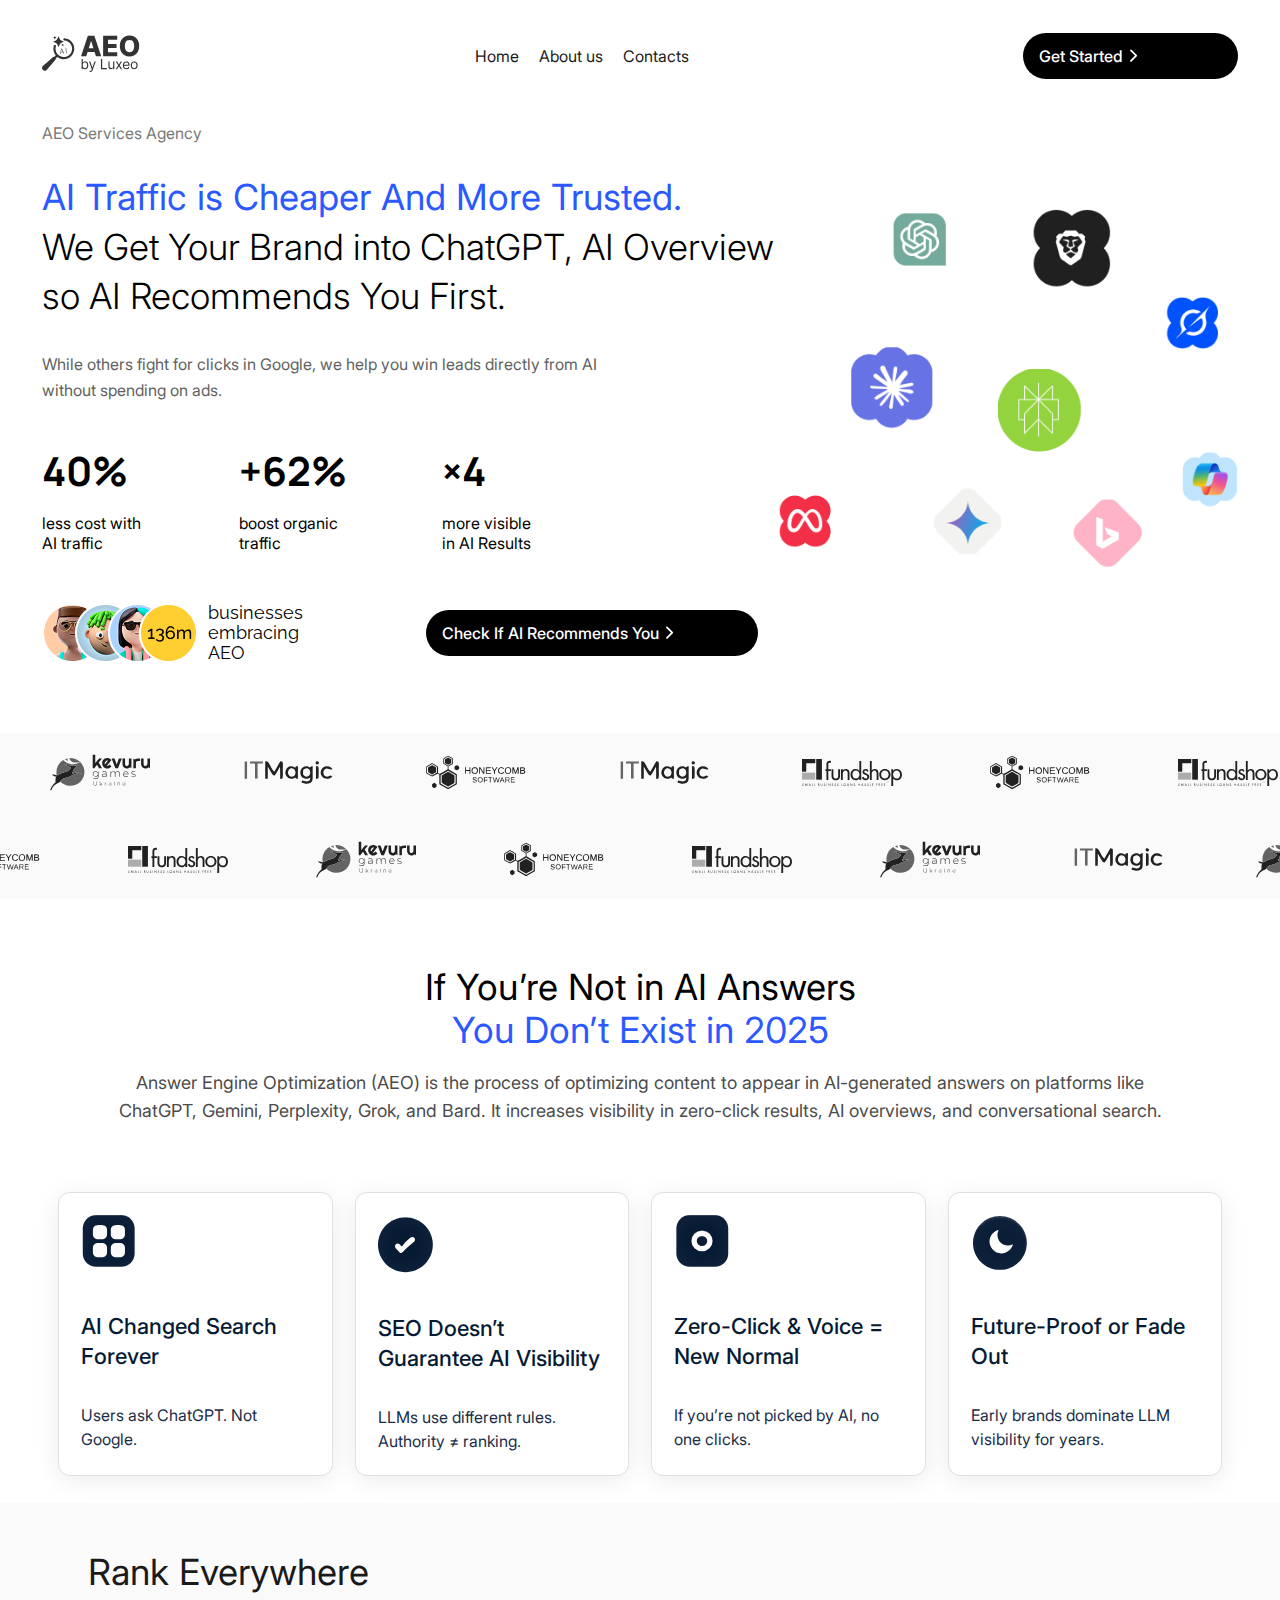
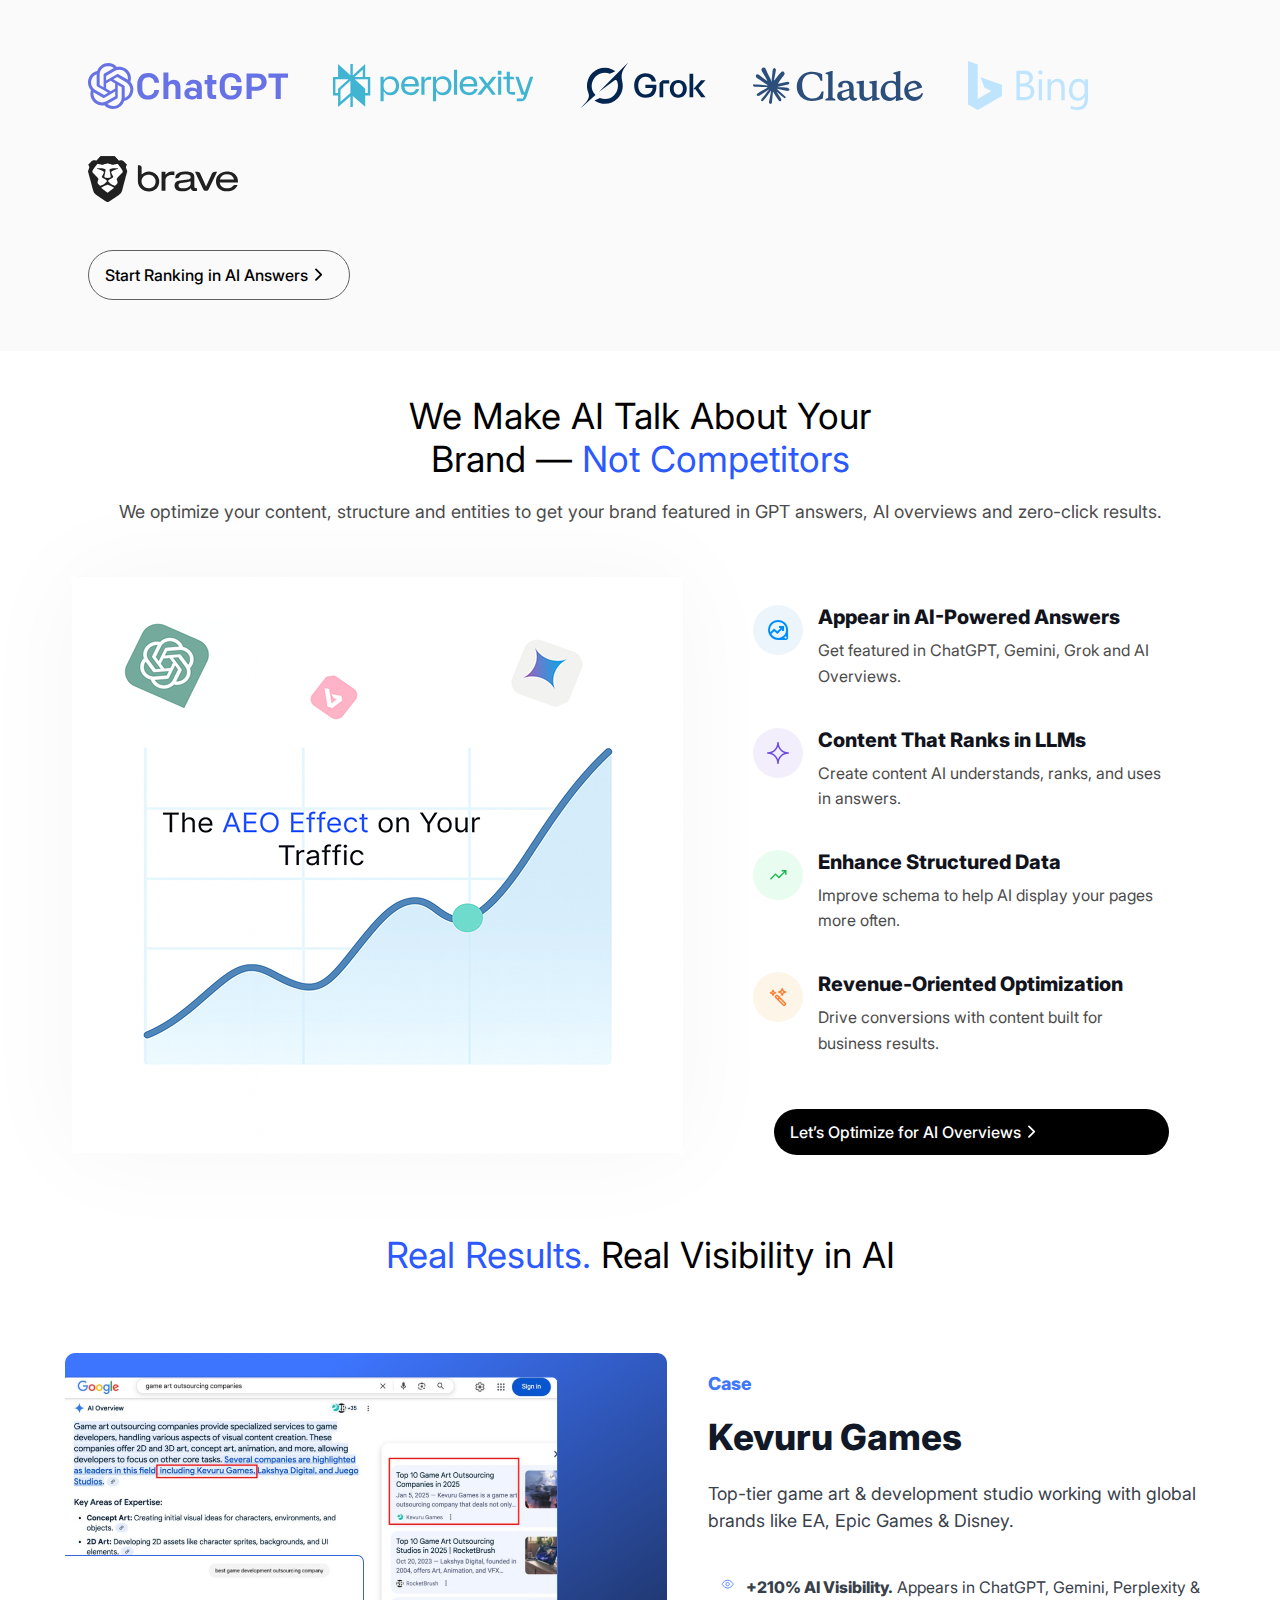
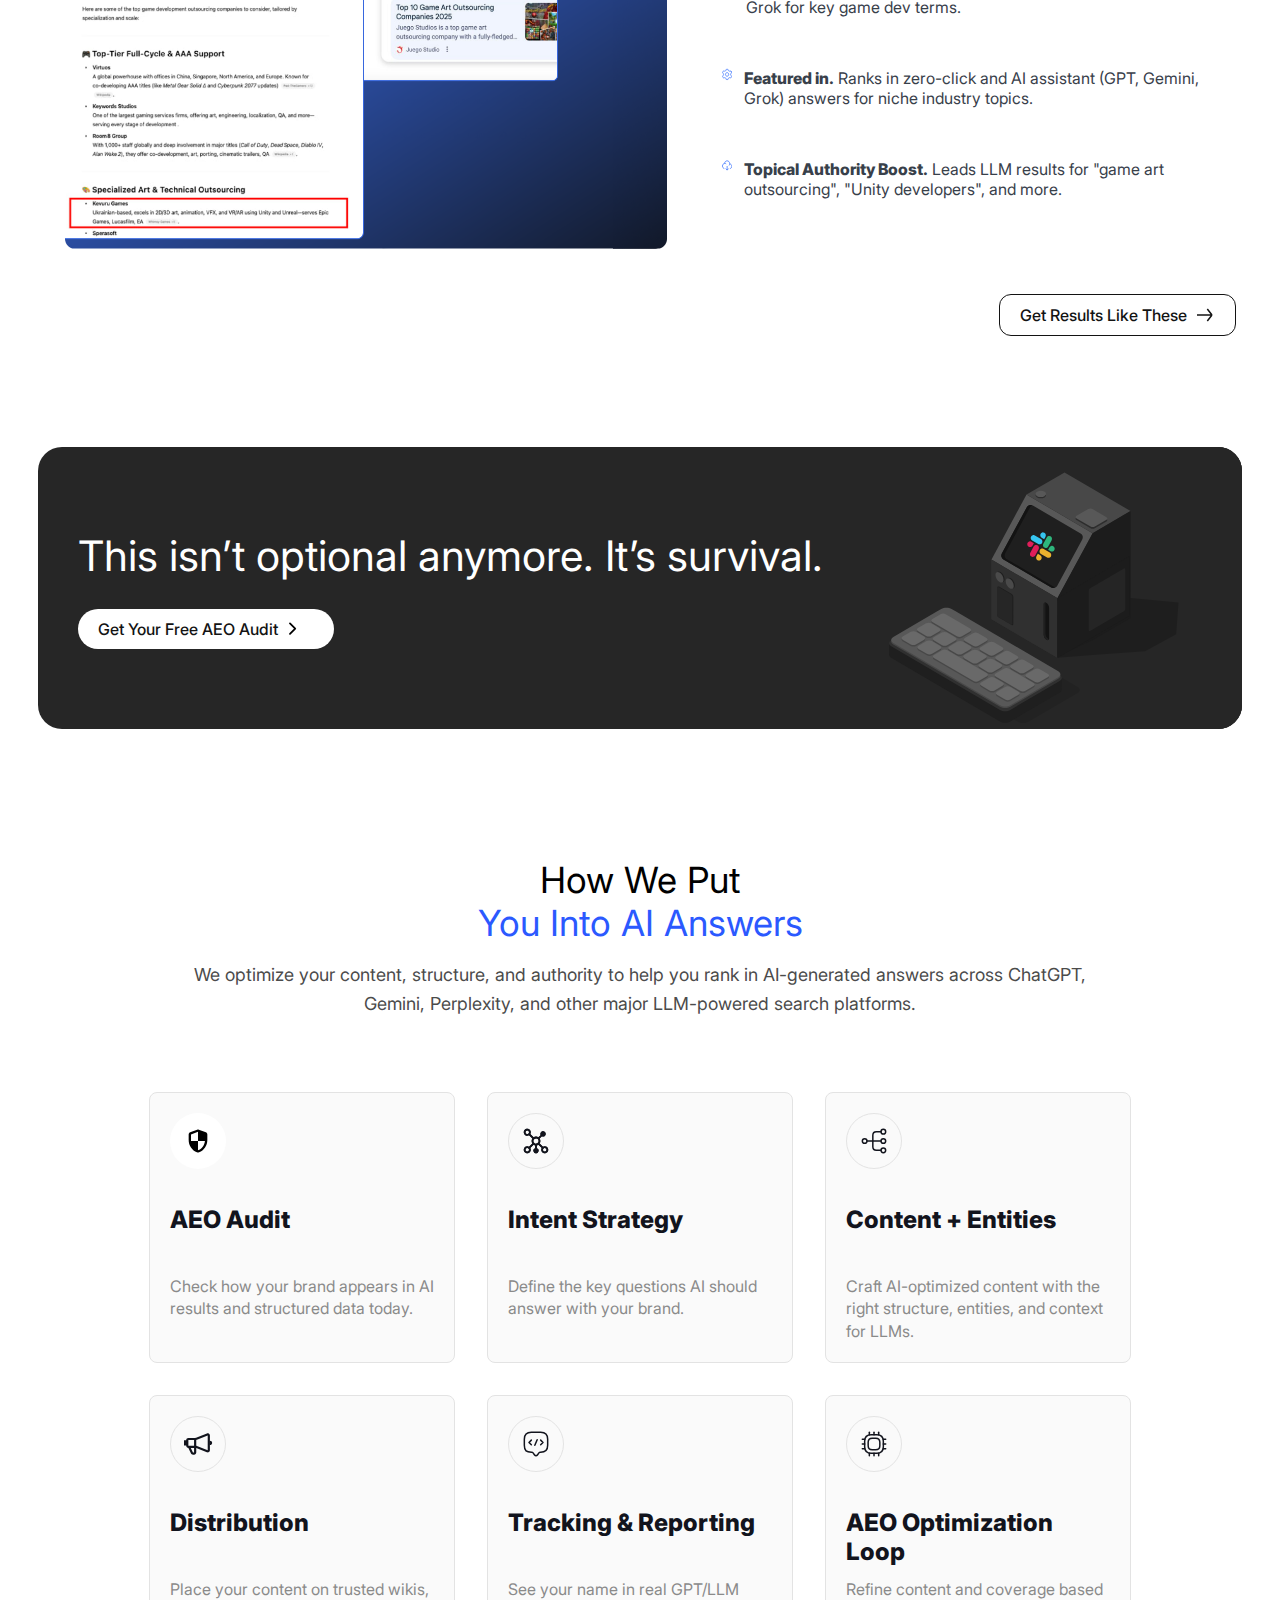
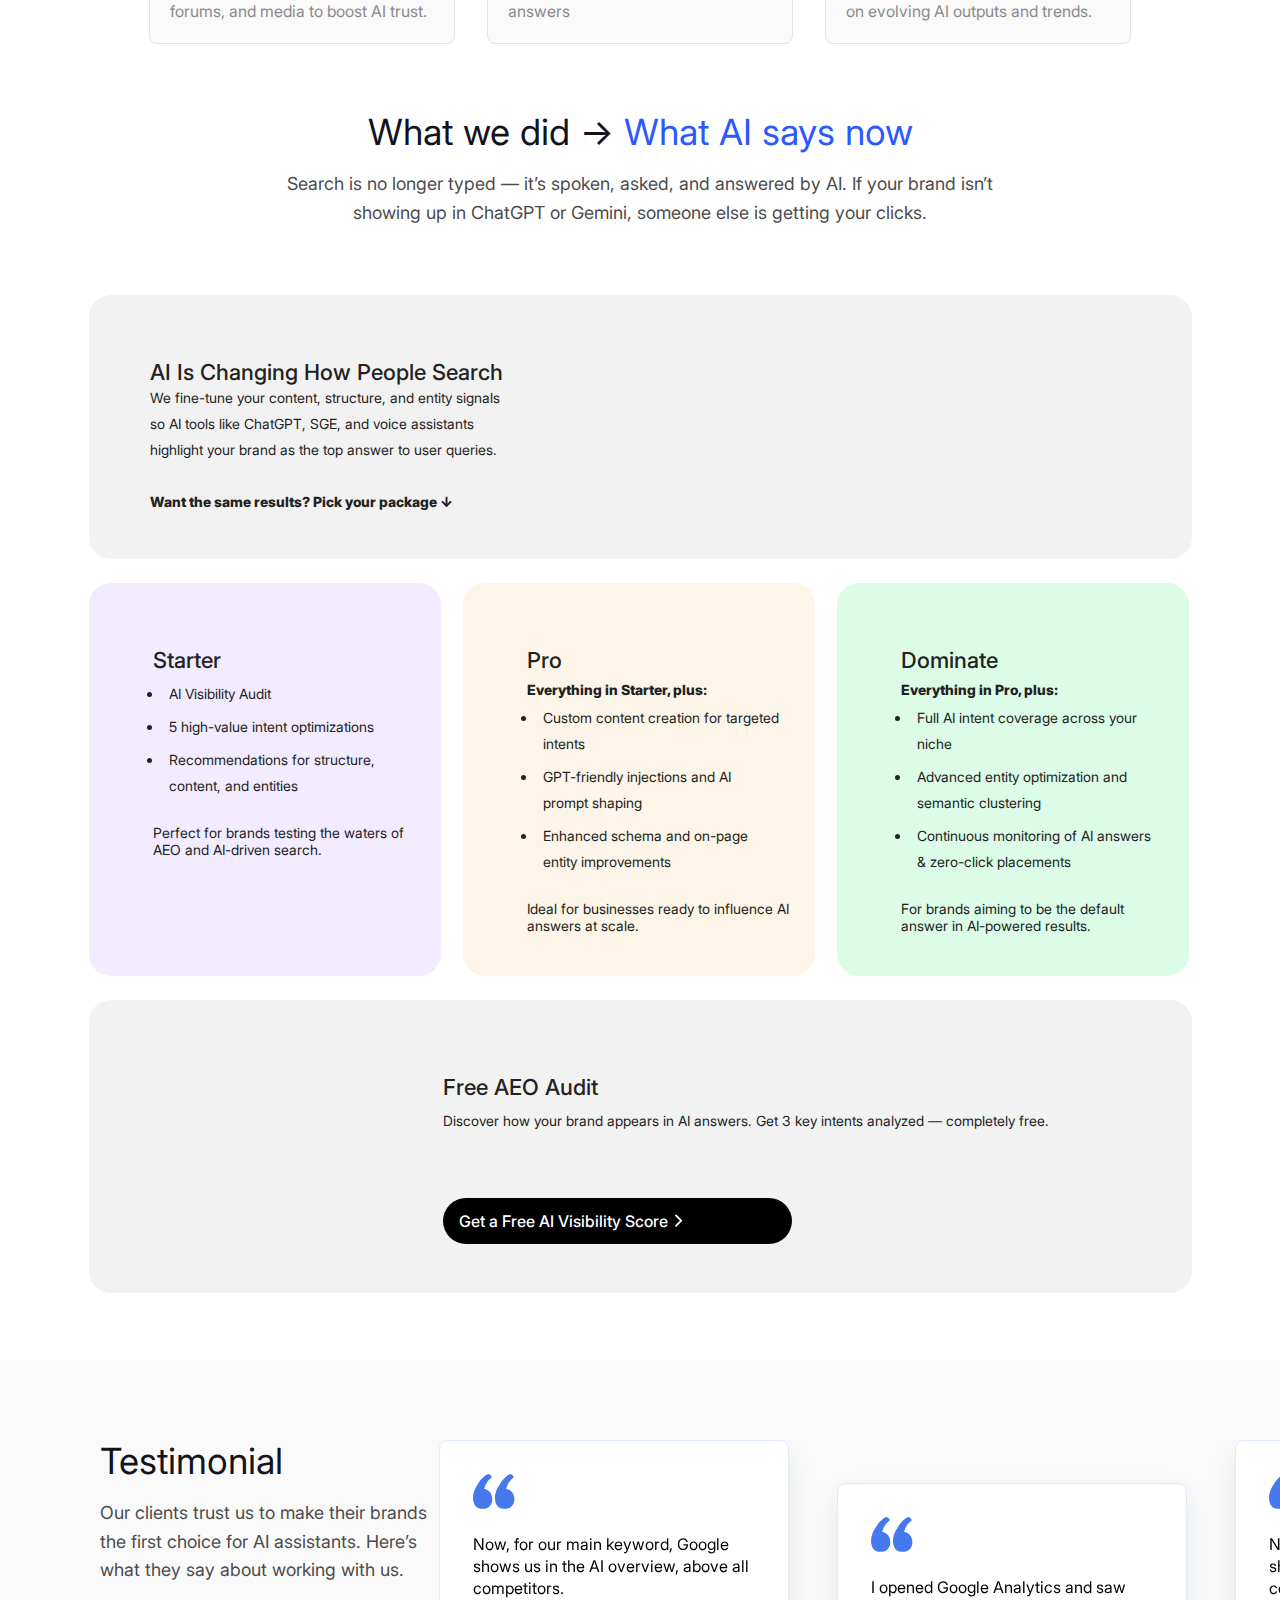
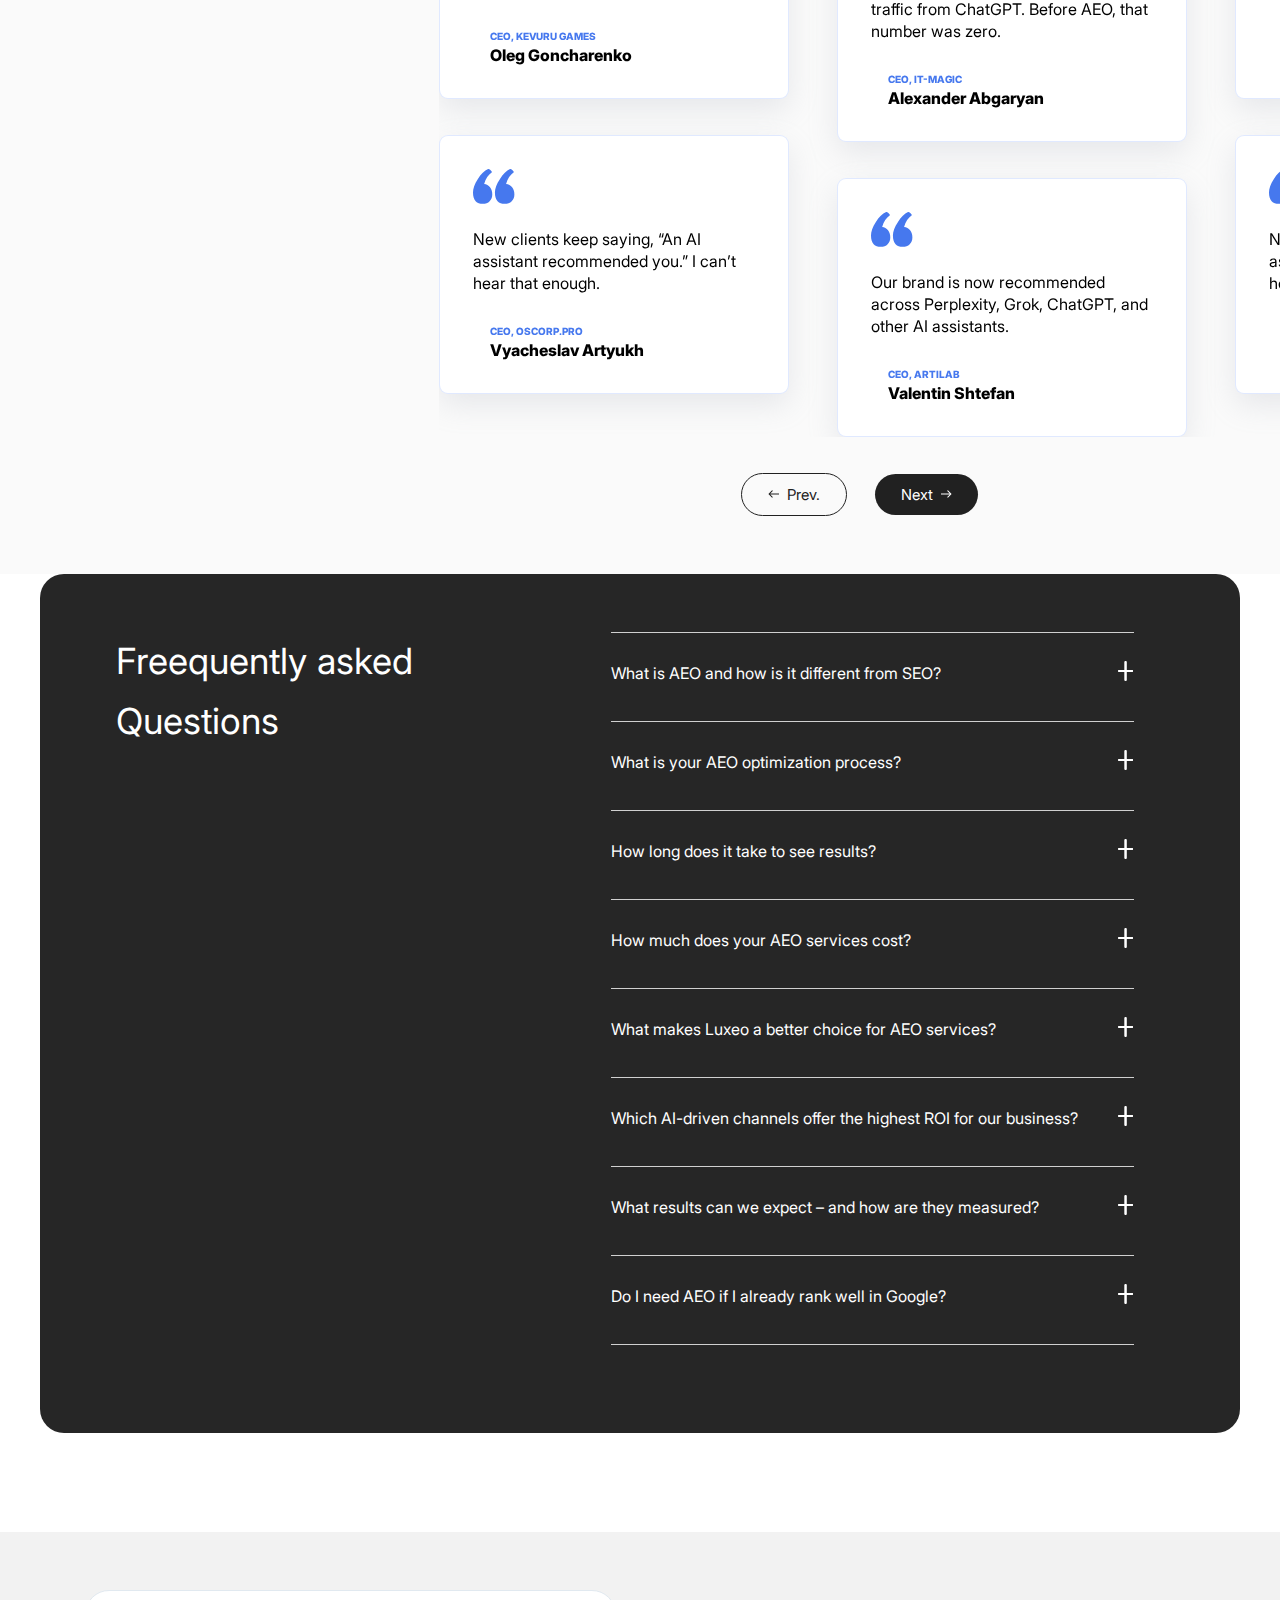
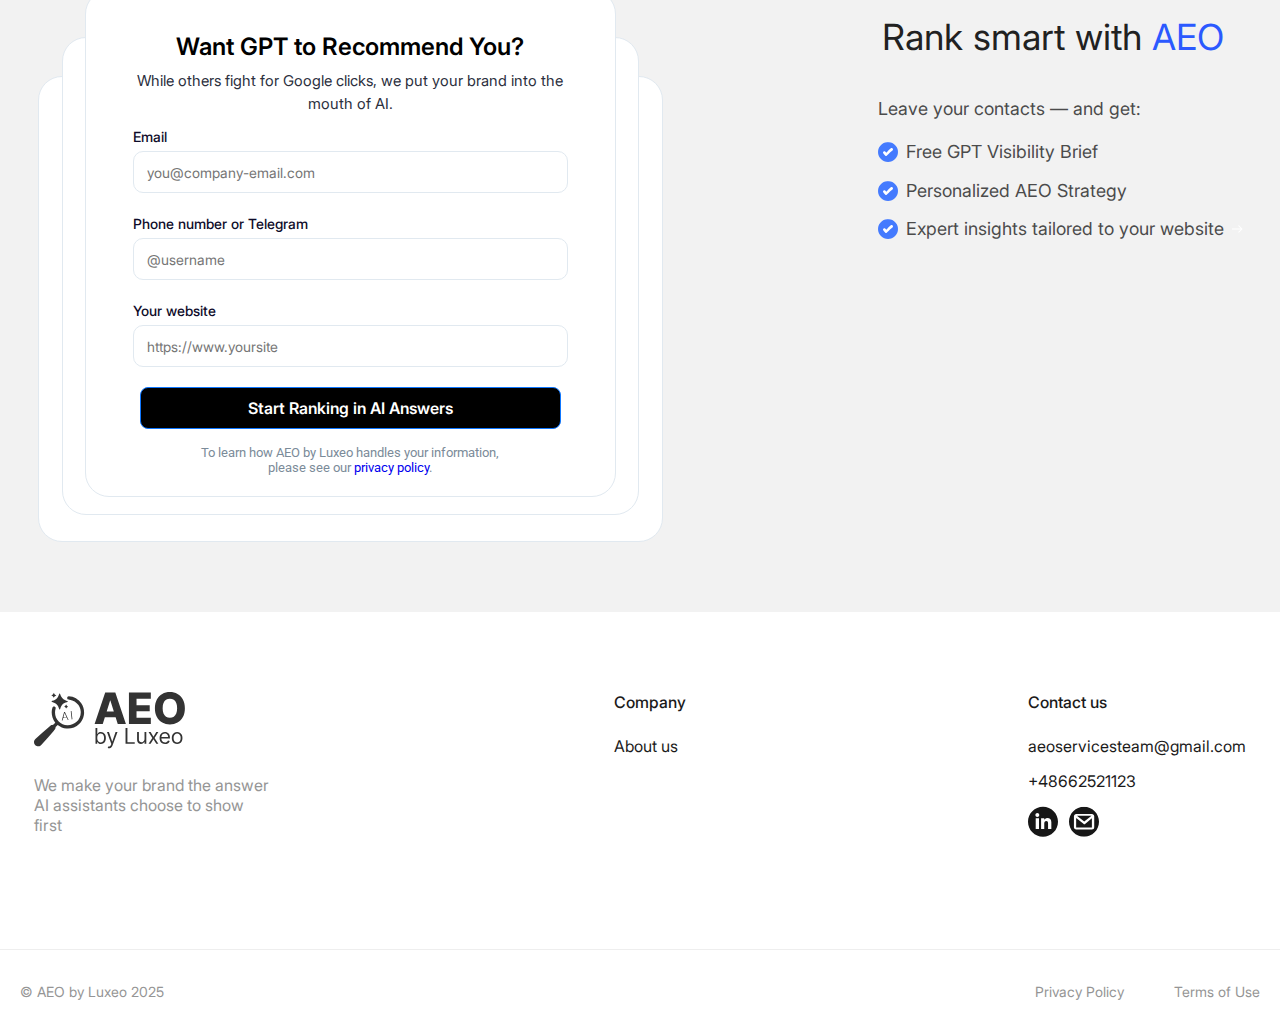
<file: index.html>
<!DOCTYPE html>
<html lang="en">
  <head>
    <meta charset="UTF-8" />
    <meta name="viewport" content="width=device-width, initial-scale=1.0" />
    <title>Home - Luxeo</title>

    <meta name="description" content="Get your brand into ChatGPT and AI Overview. Generate leads from AI recommendations without spending on ads." />

    <meta property="og:title" content="Luxeo – Your Brand in ChatGPT and AI Overview" />
    <meta property="og:description" content="We help you generate leads by getting your brand recommended by AI. No need to fight for clicks in Google anymore." />
    <meta property="og:type" content="website" />

    <link rel="stylesheet" href="css/swiper-bundle.min.css" />
    <link rel="stylesheet" href="css/home.css" />
    <link rel="stylesheet" href="./css/base.css" />

    <link rel="shortcut icon" href="./img/logo.png" type="image/x-icon" />
  </head>
  <body>
    <header>
      <div class="header__inner">
        <a href="index.html">
          <svg width="99" height="38" fill="none" xmlns="http://www.w3.org/2000/svg">
            <use xlink:href="#header-logo"></use>
          </svg>
        </a>
        <nav>
          <ul class="header__nav-list">
            <li class="header__nav-item"><a href="index.html" class="header__nav-link">Home</a></li>
            <li class="header__nav-item"><a href="about-us.html" class="header__nav-link">About us</a></li>
            <li class="header__nav-item"><a href="contacts.html" class="header__nav-link">Contacts</a></li>
          </ul>
        </nav>
        <a href="#form-section" class="header__button btn-primary">
          <span>Get Started</span>
          <svg width="14" height="14" xmlns="http://www.w3.org/2000/svg">
            <use xlink:href="#button-arrow-right"></use>
          </svg>
        </a>
        <button class="header__burger-button" aria-expanded="false" aria-controls="mobile-menu">
          <span></span>
          <span></span>
          <span></span>
        </button>
        <nav class="header__mobile-nav">
          <button class="header__close" aria-label="Close menu"></button>
          <ul class="header__mobile-list">
            <li class="header__mobile-nav-item"><a href="index.html" class="header__nav-link">Home</a></li>
            <li class="header__mobile-nav-item"><a href="about-us.html" class="header__nav-link">About us</a></li>
            <li class="header__mobile-nav-item"><a href="contacts.html" class="header__nav-link">Contacts</a></li>
            <li class="header__mobile-nav-item">
              <a href="#form-section" class="header__button-mobile btn-primary">
                <span>Get Started</span>
                <svg width="14" height="14" xmlns="http://www.w3.org/2000/svg">
                  <use xlink:href="#button-arrow-right"></use>
                </svg>
              </a>
            </li>
          </ul>
        </nav>
      </div>
    </header>
    <main>
      <section class="hero">
        <div class="hero__left">
          <h2 class="hero__subtitle">AEO Services Agency</h2>
          <h1 class="hero__title">
            <span>AI Traffic is Cheaper And More Trusted.</span> <br />
            We Get Your Brand into ChatGPT, AI Overview so AI Recommends You First.
          </h1>
          <p class="hero__descr">While others fight for clicks in Google, we help you win leads directly from AI without spending on ads.</p>
          <div class="hero__stats">
            <dl class="hero__stats-item">
              <dt class="hero__stat-value">40%</dt>
              <dd class="hero__stat-text">less cost with AI traffic</dd>
            </dl>
            <dl class="hero__stats-item">
              <dt class="hero__stat-value">+62%</dt>
              <dd class="hero__stat-text">boost organic traffic</dd>
            </dl>
            <dl class="hero__stats-item">
              <dt class="hero__stat-value">×4</dt>
              <dd class="hero__stat-text">more visible in AI Results</dd>
            </dl>
          </div>
          <div class="hero__left-bottom-cont">
            <div class="hero__users">
              <img src="./img/home/hero-users.png" alt="businesses embracing AEO" class="hero__users-img" />
              <span>businesses embracing AEO</span>
            </div>
            <a href="#form-section" class="hero__button btn-primary">
              <span>Check If AI Recommends You</span>
              <svg width="14" height="14" xmlns="http://www.w3.org/2000/svg">
                <use xlink:href="#button-arrow-right"></use>
              </svg>
            </a>
          </div>
        </div>
        <div class="hero__right"><img src="./img/home/hero-img.png" /></div>
      </section>
      <section class="companies">
        <div class="companies__inner">
          <div class="companies__logos">
            <img src="./img/companies/logo-1.svg" alt="company logo" />
            <img src="./img/companies/logo-2.svg" alt="company logo" />
            <img src="./img/companies/logo-3.svg" alt="company logo" />
            <img src="./img/companies/logo-2.svg" alt="company logo" />
            <img src="./img/companies/logo-4.svg" alt="company logo" />
            <img src="./img/companies/logo-3.svg" alt="company logo" />
            <img src="./img/companies/logo-4.svg" alt="company logo" />

            <img src="./img/companies/logo-1.svg" alt="company logo" />
            <img src="./img/companies/logo-2.svg" alt="company logo" />
            <img src="./img/companies/logo-3.svg" alt="company logo" />
            <img src="./img/companies/logo-2.svg" alt="company logo" />
            <img src="./img/companies/logo-4.svg" alt="company logo" />
            <img src="./img/companies/logo-3.svg" alt="company logo" />
            <img src="./img/companies/logo-4.svg" alt="company logo" />

            <img src="./img/companies/logo-1.svg" alt="company logo" />
            <img src="./img/companies/logo-2.svg" alt="company logo" />
            <img src="./img/companies/logo-3.svg" alt="company logo" />
            <img src="./img/companies/logo-2.svg" alt="company logo" />
            <img src="./img/companies/logo-4.svg" alt="company logo" />
          </div>
          <div class="companies__logos">
            <img src="./img/companies/logo-2.svg" alt="company logo" />
            <img src="./img/companies/logo-3.svg" alt="company logo" />
            <img src="./img/companies/logo-4.svg" alt="company logo" />
            <img src="./img/companies/logo-1.svg" alt="company logo" />
            <img src="./img/companies/logo-2.svg" alt="company logo" />
            <img src="./img/companies/logo-3.svg" alt="company logo" />
            <img src="./img/companies/logo-4.svg" alt="company logo" />
            <img src="./img/companies/logo-1.svg" alt="company logo" />

            <img src="./img/companies/logo-3.svg" alt="company logo" />
            <img src="./img/companies/logo-4.svg" alt="company logo" />
            <img src="./img/companies/logo-1.svg" alt="company logo" />
            <img src="./img/companies/logo-2.svg" alt="company logo" />

            <img src="./img/companies/logo-1.svg" alt="company logo" />
            <img src="./img/companies/logo-2.svg" alt="company logo" />
            <img src="./img/companies/logo-3.svg" alt="company logo" />
          </div>
        </div>
      </section>
      <section class="ai-answers">
        <h2 class="ai-answers__title">If You’re Not in AI Answers <span>You Don’t Exist in 2025</span></h2>
        <p class="ai-answers__descr">Answer Engine Optimization (AEO) is the process of optimizing content to appear in AI-generated answers on platforms like ChatGPT, Gemini, Perplexity, Grok, and Bard. It increases visibility in zero-click results, AI overviews, and conversational search.</p>
        <div class="ai-answers__cards">
          <div class="ai-answers__card">
            <img src="./img/home/ai-answers-icons/icon-1.svg" alt="" loading="lazy" />
            <h3 class="ai-answers__card-title">AI Changed Search Forever</h3>
            <p class="ai-answers__card-descr">Users ask ChatGPT. Not Google.</p>
          </div>
          <div class="ai-answers__card">
            <img src="./img/home/ai-answers-icons/icon-2.svg" alt="" loading="lazy" />
            <h3 class="ai-answers__card-title">SEO Doesn’t Guarantee AI Visibility</h3>
            <p class="ai-answers__card-descr">LLMs use different rules. Authority ≠ ranking.</p>
          </div>
          <div class="ai-answers__card">
            <img src="./img/home/ai-answers-icons/icon-3.svg" alt="" loading="lazy" />
            <h3 class="ai-answers__card-title">Zero-Click & Voice = New Normal</h3>
            <p class="ai-answers__card-descr">If you’re not picked by AI, no one clicks.</p>
          </div>
          <div class="ai-answers__card">
            <img src="./img/home/ai-answers-icons/icon-4.svg" alt="" loading="lazy" />
            <h3 class="ai-answers__card-title">Future-Proof or Fade Out</h3>
            <p class="ai-answers__card-descr">Early brands dominate LLM visibility for years.</p>
          </div>
        </div>
      </section>
      <section class="rank-everywhere">
        <div class="rank-everywhere__inner">
          <h2 class="rank-everywhere__title">Rank Everywhere</h2>
          <div class="rank-everywhere__logos">
            <img src="./img/home/ai-logos/chat-gpt.svg" alt="ChatGPT" loading="lazy" />
            <img src="./img/home/ai-logos/perplexity.svg" alt="Perplexity" loading="lazy" />
            <img src="./img/home/ai-logos/grok.svg" alt="Grok" loading="lazy" />
            <img src="./img/home/ai-logos/claude.svg" alt="Claude" loading="lazy" />
            <img src="./img/home/ai-logos/bing.svg" alt="Bing" loading="lazy" />
            <img src="./img/home/ai-logos/brave.svg" alt="Brave" loading="lazy" />
          </div>
          <a href="#form-section" class="rank-everywhere__button">
            <span>Start Ranking in AI Answers</span>
            <svg width="14" height="14" xmlns="http://www.w3.org/2000/svg">
              <use xlink:href="#button-arrow-right-black"></use>
            </svg>
          </a>
        </div>
      </section>
      <section class="ai-talk">
        <h2 class="ai-talk__title">We Make AI Talk About Your Brand — <span>Not Competitors</span></h2>
        <p class="ai-talk__descr">We optimize your content, structure and entities to get your brand featured in GPT answers, AI overviews and zero-click results.</p>
        <div class="ai-talk__container">
          <div class="ai-talk__left">
            <img src="./img/home/aeo-effect.png" alt="The AEO Effect on Your Traffic" loading="lazy" />
          </div>
          <div class="ai-talk__right">
            <div class="ai-talk__cards">
              <div class="ai-talk__card">
                <svg width="50" height="50" fill="none" xmlns="http://www.w3.org/2000/svg">
                  <use xlink:href="#ai-talk-1"></use>
                </svg>
                <div class="ai-talk__card-content">
                  <h3 class="ai-talk__card-title">Appear in AI-Powered Answers</h3>
                  <p class="ai-talk__card-descr">Get featured in ChatGPT, Gemini, Grok and AI Overviews.</p>
                </div>
              </div>
              <div class="ai-talk__card">
                <svg width="50" height="50" fill="none" xmlns="http://www.w3.org/2000/svg">
                  <use xlink:href="#ai-talk-2"></use>
                </svg>
                <div class="ai-talk__card-content">
                  <h3 class="ai-talk__card-title">Content That Ranks in LLMs</h3>
                  <p class="ai-talk__card-descr">Create content AI understands, ranks, and uses in answers.</p>
                </div>
              </div>
              <div class="ai-talk__card">
                <svg width="50" height="50" fill="none" xmlns="http://www.w3.org/2000/svg">
                  <use xlink:href="#ai-talk-3"></use>
                </svg>
                <div class="ai-talk__card-content">
                  <h3 class="ai-talk__card-title">Enhance Structured Data</h3>
                  <p class="ai-talk__card-descr">Improve schema to help AI display your pages more often.</p>
                </div>
              </div>
              <div class="ai-talk__card">
                <svg width="50" height="50" fill="none" xmlns="http://www.w3.org/2000/svg">
                  <use xlink:href="#ai-talk-4"></use>
                </svg>
                <div class="ai-talk__card-content">
                  <h3 class="ai-talk__card-title">Revenue-Oriented Optimization</h3>
                  <p class="ai-talk__card-descr">Drive conversions with content built for business results.</p>
                </div>
              </div>
            </div>
            <a href="#form-section" class="ai-talk__button btn-primary">
              <span>Let’s Optimize for AI Overviews</span>
              <svg width="14" height="14" xmlns="http://www.w3.org/2000/svg">
                <use xlink:href="#button-arrow-right"></use>
              </svg>
            </a>
          </div>
        </div>
      </section>
      <section class="results">
        <h2 class="results__title"><span>Real Results.</span> Real Visibility in AI</h2>

        <div class="results__container">
          <div class="results__container-left">
            <img src="./img/home/results.png" alt="Results" loading="lazy" />
          </div>
          <div class="results__container-right">
            <p class="results__case-text">Case</p>
            <h3 class="results__container-title">Kevuru Games</h3>
            <p class="results__container-descr">Top-tier game art & development studio working with global brands like EA, Epic Games & Disney.</p>
            <div class="results__container-advantages">
              <div class="results__container-adv">
                <svg width="20" height="21" viewBox="0 0 20 21" fill="none" xmlns="http://www.w3.org/2000/svg">
                  <path
                    d="M17.5828 9.64443C17.8309 9.99968 17.955 10.1774 17.955 10.4403C17.955 10.7032 17.8309 10.8809 17.5828 11.2361C16.4677 12.8324 13.62 16.2736 9.79245 16.2736C5.96484 16.2736 3.11718 12.8324 2.00213 11.2361C1.75396 10.8809 1.62988 10.7032 1.62988 10.4403C1.62988 10.1774 1.75396 9.99968 2.00213 9.64443C3.11718 8.04813 5.96484 4.60693 9.79245 4.60693C13.62 4.60693 16.4677 8.04813 17.5828 9.64443Z"
                    stroke="#3E76FE"
                    stroke-width="1.25"
                  />
                  <path d="M12.2437 10.4399C12.2437 9.05919 11.1474 7.93994 9.79496 7.93994C8.44251 7.93994 7.34619 9.05919 7.34619 10.4399C7.34619 11.8207 8.44251 12.9399 9.79496 12.9399C11.1474 12.9399 12.2437 11.8207 12.2437 10.4399Z" stroke="#3E76FE" stroke-width="1.25" />
                </svg>
                <p class="results__container-adv-text"><span>+210% AI Visibility.</span> Appears in ChatGPT, Gemini, Perplexity & Grok for key game dev terms.</p>
              </div>
              <div class="results__container-adv">
                <svg width="19" height="21" viewBox="0 0 19 21" fill="none" xmlns="http://www.w3.org/2000/svg">
                  <path
                    d="M16.8617 6.39078L16.4905 5.67694C16.2098 5.13708 16.0695 4.86716 15.8307 4.75952C15.5918 4.65188 15.3217 4.73682 14.7816 4.90668L13.864 5.1931C13.5191 5.28123 13.1573 5.23123 12.8424 5.05194L12.589 4.88997C12.319 4.69831 12.1113 4.41573 11.9963 4.08357L11.7452 3.25242C11.5801 2.7024 11.4975 2.42739 11.301 2.27009C11.1045 2.11279 10.8434 2.11279 10.3212 2.11279H9.48286C8.96075 2.11279 8.69965 2.11279 8.50308 2.27009C8.30655 2.42739 8.22399 2.7024 8.05887 3.25242L7.80774 4.08357C7.69277 4.41573 7.48507 4.69831 7.21504 4.88997L6.96171 5.05194C6.64681 5.23123 6.28499 5.28123 5.94012 5.1931L5.02251 4.90668C4.48232 4.73682 4.21224 4.65188 3.97342 4.75952C3.7346 4.86716 3.59425 5.13708 3.31353 5.67694L2.94236 6.39078C2.67923 6.89682 2.54766 7.14984 2.5732 7.41919C2.59873 7.68854 2.77486 7.9056 3.12712 8.33972L3.90245 9.30028C4.09196 9.56612 4.22649 10.0295 4.22649 10.446C4.22649 10.8628 4.092 11.326 3.90247 11.5919L3.12712 12.5525C2.77486 12.9866 2.59873 13.2036 2.5732 13.473C2.54766 13.7424 2.67923 13.9954 2.94236 14.5014L3.31352 15.2152C3.59423 15.755 3.7346 16.025 3.97342 16.1326C4.21224 16.2403 4.48233 16.1554 5.02253 15.9855L5.94009 15.699C6.28502 15.6109 6.64691 15.661 6.96185 15.8403L7.21514 16.0023C7.48511 16.194 7.69276 16.4764 7.80771 16.8086L8.05887 17.6399C8.22399 18.1899 8.30655 18.4649 8.50308 18.6222C8.69965 18.7794 8.96075 18.7794 9.48286 18.7794H10.3212C10.8434 18.7794 11.1045 18.7794 11.301 18.6222C11.4975 18.4649 11.5801 18.1899 11.7452 17.6399L11.9964 16.8086C12.1113 16.4764 12.3189 16.194 12.589 16.0023L12.8422 15.8403C13.1572 15.661 13.519 15.6109 13.864 15.699L14.7816 15.9855C15.3217 16.1554 15.5918 16.2403 15.8307 16.1326C16.0695 16.025 16.2098 15.755 16.4905 15.2152L16.8617 14.5014C17.1249 13.9954 17.2564 13.7424 17.2309 13.473C17.2053 13.2036 17.0292 12.9866 16.677 12.5525L15.9016 11.5919C15.7121 11.326 15.5776 10.8628 15.5776 10.446C15.5776 10.0295 15.7122 9.56612 15.9016 9.30028L16.677 8.33972C17.0292 7.9056 17.2053 7.68854 17.2309 7.41919C17.2564 7.14984 17.1249 6.89682 16.8617 6.39078Z"
                    stroke="#3E76FE"
                    stroke-width="1.25"
                    stroke-linecap="round"
                  />
                  <path d="M12.501 10.4396C12.501 12.0504 11.3226 13.3563 9.86902 13.3563C8.41541 13.3563 7.23706 12.0504 7.23706 10.4396C7.23706 8.82878 8.41541 7.52295 9.86902 7.52295C11.3226 7.52295 12.501 8.82878 12.501 10.4396Z" stroke="#3E76FE" stroke-width="1.25" />
                </svg>
                <p class="results__container-adv-text"><span>Featured in.</span> Ranks in zero-click and AI assistant (GPT, Gemini, Grok) answers for niche industry topics.</p>
              </div>
              <div class="results__container-adv">
                <svg width="19" height="21" viewBox="0 0 19 21" fill="none" xmlns="http://www.w3.org/2000/svg">
                  <path
                    d="M13.9694 7.94916C13.975 7.94912 13.9806 7.94912 13.9862 7.94912C15.8552 7.94912 17.3702 9.63111 17.3702 11.706C17.3702 13.6398 16.0542 15.2323 14.3622 15.4399M13.9694 7.94916C13.9805 7.81166 13.9862 7.67241 13.9862 7.53168C13.9862 4.99573 12.1345 2.93994 9.85027 2.93994C7.68696 2.93994 5.91157 4.78383 5.72966 7.13321M13.9694 7.94916C13.8925 8.89627 13.5566 9.76044 13.0408 10.4537M5.72966 7.13321C3.82227 7.33472 2.33032 9.11819 2.33032 11.2885C2.33032 13.308 3.62207 14.9926 5.3383 15.3794M5.72966 7.13321C5.84835 7.12067 5.96865 7.11425 6.0903 7.11425C6.93691 7.11425 7.71817 7.42489 8.34666 7.94912"
                    stroke="#3E76FE"
                    stroke-width="1.25"
                    stroke-linejoin="round"
                  />
                  <path d="M9.85266 11.2729V17.4854M7.59668 15.4396L9.85266 17.9396L12.1087 15.4396" stroke="#3E76FE" stroke-width="1.25" />
                </svg>

                <p class="results__container-adv-text"><span>Topical Authority Boost.</span> Leads LLM results for "game art outsourcing", "Unity developers", and more.</p>
              </div>
            </div>
          </div>
        </div>

        <div class="results__button-container">
          <a href="#form-section" class="results__button">
            <span>Get Results Like These</span>
            <svg width="20" height="20" xmlns="http://www.w3.org/2000/svg">
              <use xlink:href="#button-arrow-black-secondary"></use>
            </svg>
          </a>
        </div>
      </section>
      <section class="not-optional">
        <h2 class="not-optional__title">This isn’t optional anymore. It’s survival.</h2>
        <a href="#form-section" class="not-optional__button">
          <span>Get Your Free AEO Audit</span>
          <svg width="14" height="14" xmlns="http://www.w3.org/2000/svg">
            <use xlink:href="#button-arrow-right-black"></use>
          </svg>
        </a>
        <img class="not-optional__img" src="./img/home/not-optional.svg" alt="" loading="lazy" />
      </section>
      <section class="how-put">
        <h2 class="how-put__title">How We Put <span>You Into AI Answers</span></h2>
        <p class="how-put__descr">We optimize your content, structure, and authority to help you rank in AI-generated answers across ChatGPT, Gemini, Perplexity, and other major LLM-powered search platforms.</p>
        <div class="how-put__cards">
          <div class="how-put__card">
            <svg width="56" height="56" xmlns="http://www.w3.org/2000/svg">
              <use xlink:href="#how-put-icon-1"></use>
            </svg>
            <h3 class="how-put__card-title">AEO Audit</h3>
            <p class="how-put__card-descr">Check how your brand appears in AI results and structured data today.</p>
          </div>
          <div class="how-put__card">
            <svg width="56" height="56" xmlns="http://www.w3.org/2000/svg">
              <use xlink:href="#how-put-icon-2"></use>
            </svg>
            <h3 class="how-put__card-title">Intent Strategy</h3>
            <p class="how-put__card-descr">Define the key questions AI should answer with your brand.</p>
          </div>
          <div class="how-put__card">
            <svg width="56" height="56" xmlns="http://www.w3.org/2000/svg">
              <use xlink:href="#how-put-icon-3"></use>
            </svg>
            <h3 class="how-put__card-title">Content + Entities</h3>
            <p class="how-put__card-descr">Craft AI-optimized content with the right structure, entities, and context for LLMs.</p>
          </div>
          <div class="how-put__card">
            <svg width="56" height="56" xmlns="http://www.w3.org/2000/svg">
              <use xlink:href="#how-put-icon-4"></use>
            </svg>
            <h3 class="how-put__card-title">Distribution</h3>
            <p class="how-put__card-descr">Place your content on trusted wikis, forums, and media to boost AI trust.</p>
          </div>
          <div class="how-put__card">
            <svg width="56" height="56" xmlns="http://www.w3.org/2000/svg">
              <use xlink:href="#how-put-icon-5"></use>
            </svg>
            <h3 class="how-put__card-title">Tracking & Reporting</h3>
            <p class="how-put__card-descr">See your name in real GPT/LLM answers</p>
          </div>
          <div class="how-put__card">
            <svg width="56" height="56" xmlns="http://www.w3.org/2000/svg">
              <use xlink:href="#how-put-icon-6"></use>
            </svg>
            <h3 class="how-put__card-title">AEO Optimization Loop</h3>
            <p class="how-put__card-descr">Refine content and coverage based on evolving AI outputs and trends.</p>
          </div>
        </div>
      </section>
      <section class="ai-reflection">
        <h2 class="ai-reflection__title">What we did → <span>What AI says now</span></h2>
        <p class="ai-reflection__descr">Search is no longer typed — it’s spoken, asked, and answered by AI. If your brand isn’t showing up in ChatGPT or Gemini, someone else is getting your clicks.</p>
        <div class="ai-reflection__cont-top">
          <div class="ai-reflection__cont-top-left">
            <h3 class="ai-reflection__cont-top-title">AI Is Changing How People Search</h3>
            <p class="ai-reflection__cont-top-text">
              We fine-tune your content, structure, and entity signals so AI tools like ChatGPT, SGE, and voice assistants highlight your brand as the top answer to user queries. <br /><br />
              <span>Want the same results? Pick your package ↓</span>
            </p>
          </div>
          <img src="./img/home/ai-reflection-img.png" alt="AI Is Changing How People Search" loading="lazy" />
        </div>
        <div class="ai-reflection__packages">
          <div class="ai-reflection__package">
            <h3 class="ai-reflection__package-name">Starter</h3>
            <ul class="ai-reflection__package-list">
              <li>AI Visibility Audit</li>
              <li>5 high-value intent optimizations</li>
              <li>Recommendations for structure, content, and entities</li>
            </ul>
            <p class="ai-reflection__package-text">Perfect for brands testing the waters of AEO and AI-driven search.</p>
          </div>
          <div class="ai-reflection__package">
            <h3 class="ai-reflection__package-name">Pro</h3>
            <p class="ai-reflection__package-text-bold">Everything in Starter, plus:</p>
            <ul class="ai-reflection__package-list">
              <li>Custom content creation for targeted intents</li>
              <li>GPT-friendly injections and AI prompt shaping</li>
              <li>Enhanced schema and on-page entity improvements</li>
            </ul>
            <p class="ai-reflection__package-text">Ideal for businesses ready to influence AI answers at scale.</p>
          </div>
          <div class="ai-reflection__package">
            <h3 class="ai-reflection__package-name">Dominate</h3>
            <p class="ai-reflection__package-text-bold">Everything in Pro, plus:</p>
            <ul class="ai-reflection__package-list">
              <li>Full AI intent coverage across your niche</li>
              <li>Advanced entity optimization and semantic clustering</li>
              <li>Continuous monitoring of AI answers & zero-click placements</li>
            </ul>
            <p class="ai-reflection__package-text">For brands aiming to be the default answer in AI-powered results.</p>
          </div>
        </div>
        <div class="ai-reflection__cont-bottom">
          <img src="./img/home/ai-reflection-robot.png" alt="RoboFree AEO Audit" loading="lazy" />
          <div class="ai-reflection__cont-bottom-right">
            <h3 class="ai-reflection__cont-bottom-title">Free AEO Audit</h3>
            <p class="ai-reflection__cont-bottom-descr">Discover how your brand appears in AI answers. Get 3 key intents analyzed — completely free.</p>
            <a href="#form-section" class="ai-reflection__cont-bottom-button btn-primary">
              <span>Get a Free AI Visibility Score</span>
              <svg width="14" height="14" xmlns="http://www.w3.org/2000/svg">
                <use xlink:href="#button-arrow-right"></use>
              </svg>
            </a>
          </div>
        </div>
      </section>
      <section class="testimonial">
        <div class="testimonial__inner">
          <div class="testimonial__left">
            <h2 class="testimonial__title">Testimonial</h2>
            <p class="testimonial__descr">Our clients trust us to make their brands the first choice for AI assistants. Here’s what they say about working with us.</p>
            <img src="./img/home/testimonials-img.png" alt="Before AEO and After AEO" class="testimonial__img" loading="lazy" />
          </div>
          <div class="testimonial__right">
            <div class="swiper testimonial__swiper">
              <div class="swiper-wrapper">
                <div class="swiper-slide">
                  <div class="testimonial__card">
                    <svg width="42" height="35" viewBox="0 0 42 35" fill="none" xmlns="http://www.w3.org/2000/svg">
                      <path
                        d="M33.0662 14.9544C35.5855 15.2119 37.601 16.3061 39.1126 18.2371C40.6242 20.1681 41.38 22.5497 41.38 25.3818C41.38 28.0852 40.4982 30.338 38.7347 32.1402C36.9712 33.9425 34.5778 34.8436 31.5546 34.8436C28.6574 34.8436 26.327 33.9425 24.5635 32.1402C22.7999 30.2092 21.9182 27.3128 21.9182 23.4508C21.9182 19.4601 23.5557 15.0188 26.8309 10.127C30.106 5.10639 33.5071 1.75934 37.0342 0.0858201C37.538 -0.171642 38.2938 0.150189 39.3016 1.05131C40.3093 1.95244 40.8131 2.72484 40.8131 3.3685C37.1601 5.94315 34.5778 9.80513 33.0662 14.9544ZM11.148 14.9544C13.5414 15.2119 15.4939 16.3061 17.0055 18.2371C18.5171 20.1681 19.2729 22.5497 19.2729 25.3818C19.2729 28.0852 18.3911 30.338 16.6276 32.1402C14.99 33.9425 12.6596 34.8436 9.63644 34.8436C6.73921 34.8436 4.40883 33.9425 2.6453 32.1402C0.881765 30.2092 0 27.3128 0 23.4508C0 19.4601 1.57458 15.0188 4.72374 10.127C7.99887 5.10639 11.463 1.75934 15.116 0.0858201C15.6198 -0.171642 16.3756 0.150189 17.3834 1.05131C18.3911 1.95244 18.895 2.72484 18.895 3.3685C15.2419 5.94315 12.6596 9.80513 11.148 14.9544Z"
                        fill="#4678EE"
                      />
                    </svg>
                    <p class="testimonial__card-text">Now, for our main keyword, Google shows us in the AI overview, above all competitors.</p>
                    <div class="testimonial__card-user-info">
                      <img src="./img/review-icons/icon-1.png" class="testimonial__card-user-img" alt="Oleg Goncharenko" loading="lazy" />
                      <div class="testimonial__card-user-content">
                        <p class="testimonial__card-company">CeO, Kevuru Games</p>
                        <p class="testimonial__card-user-name">Oleg Goncharenko</p>
                      </div>
                    </div>
                  </div>
                  <div class="testimonial__card">
                    <svg width="42" height="35" viewBox="0 0 42 35" fill="none" xmlns="http://www.w3.org/2000/svg">
                      <path
                        d="M33.0662 14.9544C35.5855 15.2119 37.601 16.3061 39.1126 18.2371C40.6242 20.1681 41.38 22.5497 41.38 25.3818C41.38 28.0852 40.4982 30.338 38.7347 32.1402C36.9712 33.9425 34.5778 34.8436 31.5546 34.8436C28.6574 34.8436 26.327 33.9425 24.5635 32.1402C22.7999 30.2092 21.9182 27.3128 21.9182 23.4508C21.9182 19.4601 23.5557 15.0188 26.8309 10.127C30.106 5.10639 33.5071 1.75934 37.0342 0.0858201C37.538 -0.171642 38.2938 0.150189 39.3016 1.05131C40.3093 1.95244 40.8131 2.72484 40.8131 3.3685C37.1601 5.94315 34.5778 9.80513 33.0662 14.9544ZM11.148 14.9544C13.5414 15.2119 15.4939 16.3061 17.0055 18.2371C18.5171 20.1681 19.2729 22.5497 19.2729 25.3818C19.2729 28.0852 18.3911 30.338 16.6276 32.1402C14.99 33.9425 12.6596 34.8436 9.63644 34.8436C6.73921 34.8436 4.40883 33.9425 2.6453 32.1402C0.881765 30.2092 0 27.3128 0 23.4508C0 19.4601 1.57458 15.0188 4.72374 10.127C7.99887 5.10639 11.463 1.75934 15.116 0.0858201C15.6198 -0.171642 16.3756 0.150189 17.3834 1.05131C18.3911 1.95244 18.895 2.72484 18.895 3.3685C15.2419 5.94315 12.6596 9.80513 11.148 14.9544Z"
                        fill="#4678EE"
                      />
                    </svg>
                    <p class="testimonial__card-text">New clients keep saying, “An AI assistant recommended you.” I can’t hear that enough.</p>
                    <div class="testimonial__card-user-info">
                      <img src="./img/review-icons/icon-2.png" alt="Vyacheslav Artyukh" class="testimonial__card-user-img" loading="lazy" />
                      <div class="testimonial__card-user-content">
                        <p class="testimonial__card-company">CEO, oscorp.pro</p>
                        <p class="testimonial__card-user-name">Vyacheslav Artyukh</p>
                      </div>
                    </div>
                  </div>
                </div>
                <div class="swiper-slide">
                  <div class="testimonial__card">
                    <svg width="42" height="35" viewBox="0 0 42 35" fill="none" xmlns="http://www.w3.org/2000/svg">
                      <path
                        d="M33.0662 14.9544C35.5855 15.2119 37.601 16.3061 39.1126 18.2371C40.6242 20.1681 41.38 22.5497 41.38 25.3818C41.38 28.0852 40.4982 30.338 38.7347 32.1402C36.9712 33.9425 34.5778 34.8436 31.5546 34.8436C28.6574 34.8436 26.327 33.9425 24.5635 32.1402C22.7999 30.2092 21.9182 27.3128 21.9182 23.4508C21.9182 19.4601 23.5557 15.0188 26.8309 10.127C30.106 5.10639 33.5071 1.75934 37.0342 0.0858201C37.538 -0.171642 38.2938 0.150189 39.3016 1.05131C40.3093 1.95244 40.8131 2.72484 40.8131 3.3685C37.1601 5.94315 34.5778 9.80513 33.0662 14.9544ZM11.148 14.9544C13.5414 15.2119 15.4939 16.3061 17.0055 18.2371C18.5171 20.1681 19.2729 22.5497 19.2729 25.3818C19.2729 28.0852 18.3911 30.338 16.6276 32.1402C14.99 33.9425 12.6596 34.8436 9.63644 34.8436C6.73921 34.8436 4.40883 33.9425 2.6453 32.1402C0.881765 30.2092 0 27.3128 0 23.4508C0 19.4601 1.57458 15.0188 4.72374 10.127C7.99887 5.10639 11.463 1.75934 15.116 0.0858201C15.6198 -0.171642 16.3756 0.150189 17.3834 1.05131C18.3911 1.95244 18.895 2.72484 18.895 3.3685C15.2419 5.94315 12.6596 9.80513 11.148 14.9544Z"
                        fill="#4678EE"
                      />
                    </svg>
                    <p class="testimonial__card-text">I opened Google Analytics and saw traffic from ChatGPT. Before AEO, that number was zero.</p>
                    <div class="testimonial__card-user-info">
                      <img src="./img/review-icons/icon-3.png" alt="Alexander Abgaryan" class="testimonial__card-user-img" loading="lazy" />
                      <div class="testimonial__card-user-content">
                        <p class="testimonial__card-company">CEO, IT-Magic</p>
                        <p class="testimonial__card-user-name">Alexander Abgaryan</p>
                      </div>
                    </div>
                  </div>
                  <div class="testimonial__card">
                    <svg width="42" height="35" viewBox="0 0 42 35" fill="none" xmlns="http://www.w3.org/2000/svg">
                      <path
                        d="M33.0662 14.9544C35.5855 15.2119 37.601 16.3061 39.1126 18.2371C40.6242 20.1681 41.38 22.5497 41.38 25.3818C41.38 28.0852 40.4982 30.338 38.7347 32.1402C36.9712 33.9425 34.5778 34.8436 31.5546 34.8436C28.6574 34.8436 26.327 33.9425 24.5635 32.1402C22.7999 30.2092 21.9182 27.3128 21.9182 23.4508C21.9182 19.4601 23.5557 15.0188 26.8309 10.127C30.106 5.10639 33.5071 1.75934 37.0342 0.0858201C37.538 -0.171642 38.2938 0.150189 39.3016 1.05131C40.3093 1.95244 40.8131 2.72484 40.8131 3.3685C37.1601 5.94315 34.5778 9.80513 33.0662 14.9544ZM11.148 14.9544C13.5414 15.2119 15.4939 16.3061 17.0055 18.2371C18.5171 20.1681 19.2729 22.5497 19.2729 25.3818C19.2729 28.0852 18.3911 30.338 16.6276 32.1402C14.99 33.9425 12.6596 34.8436 9.63644 34.8436C6.73921 34.8436 4.40883 33.9425 2.6453 32.1402C0.881765 30.2092 0 27.3128 0 23.4508C0 19.4601 1.57458 15.0188 4.72374 10.127C7.99887 5.10639 11.463 1.75934 15.116 0.0858201C15.6198 -0.171642 16.3756 0.150189 17.3834 1.05131C18.3911 1.95244 18.895 2.72484 18.895 3.3685C15.2419 5.94315 12.6596 9.80513 11.148 14.9544Z"
                        fill="#4678EE"
                      />
                    </svg>
                    <p class="testimonial__card-text">Our brand is now recommended across Perplexity, Grok, ChatGPT, and other AI assistants.</p>
                    <div class="testimonial__card-user-info">
                      <img src="./img/review-icons/icon-4.png" alt="Valentin Shtefan" class="testimonial__card-user-img" loading="lazy" />
                      <div class="testimonial__card-user-content">
                        <p class="testimonial__card-company">CEO, Artilab</p>
                        <p class="testimonial__card-user-name">Valentin Shtefan</p>
                      </div>
                    </div>
                  </div>
                </div>
                <div class="swiper-slide">
                  <div class="testimonial__card">
                    <svg width="42" height="35" viewBox="0 0 42 35" fill="none" xmlns="http://www.w3.org/2000/svg">
                      <path
                        d="M33.0662 14.9544C35.5855 15.2119 37.601 16.3061 39.1126 18.2371C40.6242 20.1681 41.38 22.5497 41.38 25.3818C41.38 28.0852 40.4982 30.338 38.7347 32.1402C36.9712 33.9425 34.5778 34.8436 31.5546 34.8436C28.6574 34.8436 26.327 33.9425 24.5635 32.1402C22.7999 30.2092 21.9182 27.3128 21.9182 23.4508C21.9182 19.4601 23.5557 15.0188 26.8309 10.127C30.106 5.10639 33.5071 1.75934 37.0342 0.0858201C37.538 -0.171642 38.2938 0.150189 39.3016 1.05131C40.3093 1.95244 40.8131 2.72484 40.8131 3.3685C37.1601 5.94315 34.5778 9.80513 33.0662 14.9544ZM11.148 14.9544C13.5414 15.2119 15.4939 16.3061 17.0055 18.2371C18.5171 20.1681 19.2729 22.5497 19.2729 25.3818C19.2729 28.0852 18.3911 30.338 16.6276 32.1402C14.99 33.9425 12.6596 34.8436 9.63644 34.8436C6.73921 34.8436 4.40883 33.9425 2.6453 32.1402C0.881765 30.2092 0 27.3128 0 23.4508C0 19.4601 1.57458 15.0188 4.72374 10.127C7.99887 5.10639 11.463 1.75934 15.116 0.0858201C15.6198 -0.171642 16.3756 0.150189 17.3834 1.05131C18.3911 1.95244 18.895 2.72484 18.895 3.3685C15.2419 5.94315 12.6596 9.80513 11.148 14.9544Z"
                        fill="#4678EE"
                      />
                    </svg>
                    <p class="testimonial__card-text">Now, for our main keyword, Google shows us in the AI overview, above all competitors.</p>
                    <div class="testimonial__card-user-info">
                      <img src="./img/review-icons/icon-1.png" class="testimonial__card-user-img" alt="Oleg Goncharenko" loading="lazy" />
                      <div class="testimonial__card-user-content">
                        <p class="testimonial__card-company">CeO, Kevuru Games</p>
                        <p class="testimonial__card-user-name">Oleg Goncharenko</p>
                      </div>
                    </div>
                  </div>
                  <div class="testimonial__card">
                    <svg width="42" height="35" viewBox="0 0 42 35" fill="none" xmlns="http://www.w3.org/2000/svg">
                      <path
                        d="M33.0662 14.9544C35.5855 15.2119 37.601 16.3061 39.1126 18.2371C40.6242 20.1681 41.38 22.5497 41.38 25.3818C41.38 28.0852 40.4982 30.338 38.7347 32.1402C36.9712 33.9425 34.5778 34.8436 31.5546 34.8436C28.6574 34.8436 26.327 33.9425 24.5635 32.1402C22.7999 30.2092 21.9182 27.3128 21.9182 23.4508C21.9182 19.4601 23.5557 15.0188 26.8309 10.127C30.106 5.10639 33.5071 1.75934 37.0342 0.0858201C37.538 -0.171642 38.2938 0.150189 39.3016 1.05131C40.3093 1.95244 40.8131 2.72484 40.8131 3.3685C37.1601 5.94315 34.5778 9.80513 33.0662 14.9544ZM11.148 14.9544C13.5414 15.2119 15.4939 16.3061 17.0055 18.2371C18.5171 20.1681 19.2729 22.5497 19.2729 25.3818C19.2729 28.0852 18.3911 30.338 16.6276 32.1402C14.99 33.9425 12.6596 34.8436 9.63644 34.8436C6.73921 34.8436 4.40883 33.9425 2.6453 32.1402C0.881765 30.2092 0 27.3128 0 23.4508C0 19.4601 1.57458 15.0188 4.72374 10.127C7.99887 5.10639 11.463 1.75934 15.116 0.0858201C15.6198 -0.171642 16.3756 0.150189 17.3834 1.05131C18.3911 1.95244 18.895 2.72484 18.895 3.3685C15.2419 5.94315 12.6596 9.80513 11.148 14.9544Z"
                        fill="#4678EE"
                      />
                    </svg>
                    <p class="testimonial__card-text">New clients keep saying, “An AI assistant recommended you.” I can’t hear that enough.</p>
                    <div class="testimonial__card-user-info">
                      <img src="./img/review-icons/icon-2.png" alt="Vyacheslav Artyukh" class="testimonial__card-user-img" loading="lazy" />
                      <div class="testimonial__card-user-content">
                        <p class="testimonial__card-company">CEO, oscorp.pro</p>
                        <p class="testimonial__card-user-name">Vyacheslav Artyukh</p>
                      </div>
                    </div>
                  </div>
                </div>
              </div>
            </div>
            <div class="testimonial__buttons">
              <div class="testimonial-button-prev">
                <svg width="11" height="8" viewBox="0 0 11 8" fill="none" xmlns="http://www.w3.org/2000/svg">
                  <path
                    d="M0.646935 3.64645C0.451673 3.84171 0.451673 4.15829 0.646934 4.35355L3.82892 7.53553C4.02418 7.7308 4.34076 7.7308 4.53602 7.53553C4.73128 7.34027 4.73128 7.02369 4.53602 6.82843L1.70759 4L4.53602 1.17157C4.73128 0.97631 4.73128 0.659728 4.53602 0.464466C4.34076 0.269203 4.02418 0.269203 3.82892 0.464465L0.646935 3.64645ZM11.0005 4L11.0005 3.5L1.00049 3.5L1.00049 4L1.00049 4.5L11.0005 4.5L11.0005 4Z"
                    fill="#212121"
                  />
                </svg>
                <span>Prev.</span>
              </div>
              <div class="testimonial-button-next">
                <span>Next</span>
                <svg width="11" height="8" viewBox="0 0 11 8" fill="none" xmlns="http://www.w3.org/2000/svg">
                  <path
                    d="M10.3536 4.35355C10.5488 4.15829 10.5488 3.84171 10.3536 3.64644L7.17157 0.464465C6.97631 0.269203 6.65973 0.269203 6.46447 0.464465C6.2692 0.659727 6.2692 0.97631 6.46447 1.17157L9.29289 4L6.46447 6.82843C6.2692 7.02369 6.2692 7.34027 6.46447 7.53553C6.65973 7.73079 6.97631 7.73079 7.17157 7.53553L10.3536 4.35355ZM0 4L8.74228e-08 4.5L10 4.5L10 4L10 3.5L-8.74228e-08 3.5L0 4Z"
                    fill="white"
                  />
                </svg>
              </div>
            </div>
          </div>
        </div>
      </section>
      <section class="faq">
        <div class="faq__inner">
          <h2 class="faq__title">Freequently asked Questions</h2>
          <div class="faq__right">
            <div class="faq__accordion">
              <div class="faq__accordion-item">
                <div class="faq__accordion-item-top">
                  <p class="faq__accordion-text">What is AEO and how is it different from SEO?</p>
                  <button class="faq__accordion-button"></button>
                </div>
                <div class="faq__accordion-content">
                  Answer Engine Optimization, helps your content appear directly in AI-generated answers from tools like ChatGPT, Perplexity, and Google SGE. Unlike SEO, which aims for high rankings in search results, AEO ensures your brand is visible in AI responses — where more users now get their
                  answers without clicking links.
                </div>
              </div>
              <div class="faq__accordion-item">
                <div class="faq__accordion-item-top">
                  <p class="faq__accordion-text">What is your AEO optimization process?</p>
                  <button class="faq__accordion-button"></button>
                </div>
                <div class="faq__accordion-content">
                  We start with an audit of your current AI visibility. Then we create a strategy focused on making your content recognizable and trustworthy for answer engines. By refining your site’s structure and content, we increase your chances of being selected as a source in AI-generated
                  responses.
                </div>
              </div>
              <div class="faq__accordion-item">
                <div class="faq__accordion-item-top">
                  <p class="faq__accordion-text">How long does it take to see results?</p>
                  <button class="faq__accordion-button"></button>
                </div>
                <div class="faq__accordion-content">You may notice early visibility gains within a few weeks. Full results typically take 6 to 12 weeks, depending on your niche, competition, and how deeply we optimize your content and signals.</div>
              </div>
              <div class="faq__accordion-item">
                <div class="faq__accordion-item-top">
                  <p class="faq__accordion-text">How much does your AEO services cost?</p>
                  <button class="faq__accordion-button"></button>
                </div>
                <div class="faq__accordion-content">Costs depend on your goals and site complexity. We offer entry packages starting at $1,500/month, with tailored pricing for more advanced needs. A custom quote is shared after a short discovery call.</div>
              </div>
              <div class="faq__accordion-item">
                <div class="faq__accordion-item-top">
                  <p class="faq__accordion-text">What makes Luxeo a better choice for AEO services?</p>
                  <button class="faq__accordion-button"></button>
                </div>
                <div class="faq__accordion-content">
                  We combine years of SEO experience with a clear focus on AI-driven discovery. Our strategies are fast, custom, and based on real AI behavior — not just outdated search logic. With Luxeo, you're early to the shift, and it shows in your visibility.
                </div>
              </div>
              <div class="faq__accordion-item">
                <div class="faq__accordion-item-top">
                  <p class="faq__accordion-text">Which AI-driven channels offer the highest ROI for our business?</p>
                  <button class="faq__accordion-button"></button>
                </div>
                <div class="faq__accordion-content">ChatGPT, Perplexity, Bing Copilot, and Google SGE offer strong potential. Businesses that optimize for these early see better brand presence, less competition, and higher returns from AI-driven traffic.</div>
              </div>
              <div class="faq__accordion-item">
                <div class="faq__accordion-item-top">
                  <p class="faq__accordion-text">What results can we expect – and how are they measured?</p>
                  <button class="faq__accordion-button"></button>
                </div>
                <div class="faq__accordion-content">You can expect more mentions in AI answers, better zero-click visibility, and increased AI-referral traffic. We measure results through AI trackers, branded search growth, and visibility dashboards.</div>
              </div>
              <div class="faq__accordion-item">
                <div class="faq__accordion-item-top">
                  <p class="faq__accordion-text">Do I need AEO if I already rank well in Google?</p>
                  <button class="faq__accordion-button"></button>
                </div>
                <div class="faq__accordion-content">Yes. Ranking in Google doesn’t mean you’re visible in AI tools. These engines often skip links entirely. AEO ensures your brand is featured in AI answers, where more user decisions are now being made.</div>
              </div>
            </div>
          </div>
        </div>
      </section>
      <section class="form-section" id="form-section">
        <div class="form-section__inner">
          <div class="contact-form">
            <div class="contact-form__wrapper">
              <div class="contact-form__wrapper">
                <form class="contact-form__form" action="sendForm.php" method="POST">
                  <h3 class="contact-form__title">Want GPT to Recommend You?</h3>
                  <p class="contact-form__descr">While others fight for Google clicks, we put your brand into the mouth of AI.</p>

                  <div class="contact-form__input-cont">
                    <label for="email" class="contact-form__label">Email</label>
                    <input id="email" name="email" type="email" class="contact-form__input" placeholder="you@company-email.com" required />
                  </div>
                  <div class="contact-form__input-cont">
                    <label for="username-or-phone" class="contact-form__label">Phone number or Telegram</label>
                    <input id="username-or-phone" name="username-or-phone" type="text" class="contact-form__input" placeholder="@username" required />
                  </div>
                  <div class="contact-form__input-cont">
                    <label for="website" class="contact-form__label">Your website</label>
                    <input id="website" name="website" type="text" class="contact-form__input" placeholder="https://www.yoursite" required />
                  </div>

                  <button class="contact-form__button">
                    <span>Start Ranking in AI Answers</span>
                  </button>
                  <p class="contact-form__bottom-text">
                    To learn how AEO by Luxeo handles your information,<br />
                    please see our <a href="privacy-policy.html">privacy policy</a>.
                  </p>
                </form>
              </div>
            </div>
          </div>
          <div class="form-section__right">
            <h2 class="form-section__title">Rank smart with <span>AEO</span></h2>
            <p class="form-section__text">Leave your contacts — and get:</p>
            <ul class="form-section__list">
              <li class="form-section__list-item">
                <img src="./img/home/form-section-tick.svg" alt="" />
                <span>Free GPT Visibility Brief</span>
              </li>
              <li class="form-section__list-item">
                <img src="./img/home/form-section-tick.svg" alt="" />

                <span>Personalized AEO Strategy</span>
              </li>
              <li class="form-section__list-item">
                <img src="./img/home/form-section-tick.svg" alt="" />
                <span>Expert insights tailored to your website</span>
                <svg width="11" height="8" viewBox="0 0 11 8" fill="none" xmlns="http://www.w3.org/2000/svg">
                  <path
                    d="M10.3536 4.35355C10.5488 4.15829 10.5488 3.84171 10.3536 3.64644L7.17157 0.464465C6.97631 0.269203 6.65973 0.269203 6.46447 0.464465C6.2692 0.659727 6.2692 0.97631 6.46447 1.17157L9.29289 4L6.46447 6.82843C6.2692 7.02369 6.2692 7.34027 6.46447 7.53553C6.65973 7.73079 6.97631 7.73079 7.17157 7.53553L10.3536 4.35355ZM0 4L8.74228e-08 4.5L10 4.5L10 4L10 3.5L-8.74228e-08 3.5L0 4Z"
                    fill="white"
                  />
                </svg>
              </li>
            </ul>
          </div>
        </div>
      </section>
    </main>
    <footer class="footer">
      <div class="footer__top">
        <div class="footer__info">
          <a href="index.html">
            <svg width="154" height="57" fill="none" xmlns="http://www.w3.org/2000/svg">
              <use xlink:href="#footer-logo"></use>
            </svg>
          </a>
          <p class="footer__descr">We make your brand the answer AI assistants choose to show first</p>
        </div>
        <!-- <div class="footer__list-cont">
          <h4 class="footer__list-title">Services</h4>
          <ul class="footer__list">
            <li class="footer__list-item"><a href="#" class="footer__list-link">Bing optimization</a></li>
            <li class="footer__list-item"><a href="#" class="footer__list-link">Link inserts</a></li>
            <li class="footer__list-item"><a href="#" class="footer__list-link">Content for LLMs</a></li>
            <li class="footer__list-item"><a href="#" class="footer__list-link">Indexing Optimization</a></li>
            <li class="footer__list-item"><a href="#" class="footer__list-link">AI Traffic Analytics</a></li>
          </ul>
        </div> -->
        <div class="footer__list-cont">
          <h4 class="footer__list-title">Company</h4>
          <ul class="footer__list">
            <li class="footer__list-item"><a href="about-us.html" class="footer__list-link">About us</a></li>
            <!-- <li class="footer__list-item"><a href="#" class="footer__list-link">Projects</a></li>
            <li class="footer__list-item"><a href="#" class="footer__list-link">Blog</a></li> -->
          </ul>
        </div>
        <div class="footer__contact">
          <p class="footer__contact-title">Contact us</p>
          <a href="mailto:aeoservicesteam@gmail.com" class="footer__contact-email">aeoservicesteam@gmail.com</a>
          <span class="footer__contact-telegram">+48662521123</span>
          <div class="footer__socials">
            <a href="https://www.linkedin.com/company/aeo-agency-team">
              <svg width="30" height="31" viewBox="0 0 30 31" fill="none" xmlns="http://www.w3.org/2000/svg">
                <path
                  d="M15 0.75C6.71566 0.75 0 7.46566 0 15.75C0 24.0343 6.71566 30.7499 15 30.7499C23.2843 30.7499 30 24.0343 30 15.75C29.9999 7.46566 23.2842 0.75 15 0.75ZM10.9979 23.0018H7.70455V12.3617H10.9979V23.0018ZM9.33556 10.9684C8.25997 10.9684 7.38802 10.0893 7.38802 9.00509C7.38802 7.92077 8.26009 7.04176 9.33556 7.04176C10.411 7.04176 11.283 7.92077 11.283 9.00509C11.283 10.0894 10.4111 10.9684 9.33556 10.9684ZM23.3399 23.0018H20.0625V17.4166C20.0625 15.8848 19.4807 15.0297 18.2694 15.0297C16.9511 15.0297 16.2624 15.9203 16.2624 17.4166V23.0018H13.1037V12.3617H16.2624V13.7948C16.2624 13.7948 17.2126 12.0372 19.4687 12.0372C21.7249 12.0372 23.34 13.4148 23.34 16.2647L23.3399 23.0018Z"
                  fill="#171717"
                />
              </svg>
            </a>

            <a href="mailto:aeoservicesteam@gmail.com"
              ><svg width="30" height="31" viewBox="0 0 30 31" fill="none" xmlns="http://www.w3.org/2000/svg">
                <g clip-path="url(#clip0_25_22)">
                  <path
                    fill-rule="evenodd"
                    clip-rule="evenodd"
                    d="M15 0.75C23.28 0.75 30 7.47 30 15.75C30 24.03 23.28 30.75 15 30.75C6.72 30.75 0 24.03 0 15.75C0 7.47 6.72 0.75 15 0.75ZM22.51 9.77L7.95 9.73L15.23 15.51L22.51 9.77ZM13.51 17.12L7.15 12.12V21.62H22.88V12.32L16.98 17.14C14.98 18.77 15.58 18.74 13.51 17.12ZM7.23 7.91H22.92C24.19 7.91 25.22 8.95 25.22 10.21V21.21C25.22 22.48 24.18 23.51 22.92 23.51H7.23C5.96 23.51 4.93 22.47 4.93 21.21V10.21C4.93 8.94 5.97 7.91 7.23 7.91Z"
                    fill="#171717"
                  />
                </g>
                <defs>
                  <clipPath id="clip0_25_22">
                    <rect width="30" height="30" fill="white" transform="translate(0 0.75)" />
                  </clipPath>
                </defs>
              </svg>
            </a>
          </div>
        </div>
      </div>
      <div class="footer__bottom">
        <div class="footer__line"></div>
        <div class="footer__bottom-cont">
          <p class="footer__copy">© AEO by Luxeo 2025</p>
          <div class="footer__bottom-cont-right">
            <a href="privacy-policy.html" class="footer__privacy-link">Privacy Policy</a>
            <a href="terms-of-use.html" class="footer__terms-link">Terms of Use</a>
          </div>
        </div>
      </div>
    </footer>

    <script src="./js/swiper-bundle.min.js"></script>
    <script src="./js/home.js"></script>
    <script src="./js/main.js"></script>

    <svg style="display: none" aria-hidden="true">
      <symbol id="header-logo" viewBox="0 0 99 38">
        <g clip-path="url(#clip0_23_1479)">
          <path
            d="M44.2819 21.2424H39.0282L45.8521 0.856748H52.3599L59.1837 21.2424H53.9301L49.18 5.99298H49.022L44.2819 21.2424ZM43.5807 13.2195H54.5621V16.9623H43.5807V13.2195ZM61.1386 21.2424V0.856748H75.2406V4.85823H66.0269V9.03887H74.5198V13.0503H66.0269V17.2409H75.2406V21.2424H61.1386ZM97.1685 11.0496C97.1685 13.2925 96.7408 15.1938 95.8848 16.7532C95.0289 18.3126 93.8704 19.4971 92.4087 20.3068C90.9538 21.1163 89.3214 21.5212 87.5104 21.5212C85.6934 21.5212 84.0577 21.113 82.6027 20.2968C81.1478 19.4806 79.992 18.296 79.1366 16.7432C78.2873 15.1838 77.8624 13.2859 77.8624 11.0496C77.8624 8.80661 78.2873 6.90543 79.1366 5.34598C79.992 3.78652 81.1478 2.60201 82.6027 1.79242C84.0577 0.982831 85.6934 0.578037 87.5104 0.578037C89.3214 0.578037 90.9538 0.982831 92.4087 1.79242C93.8704 2.60201 95.0289 3.78652 95.8848 5.34598C96.7408 6.90543 97.1685 8.80661 97.1685 11.0496ZM92.1718 11.0496C92.1718 9.72242 91.9844 8.60093 91.6089 7.68517C91.2402 6.76937 90.7068 6.07593 90.0094 5.60478C89.318 5.13363 88.4849 4.89805 87.5104 4.89805C86.5427 4.89805 85.7101 5.13363 85.0121 5.60478C84.3141 6.07593 83.7779 6.76937 83.4025 7.68517C83.0337 8.60093 82.8497 9.72242 82.8497 11.0496C82.8497 12.3768 83.0337 13.4983 83.4025 14.414C83.7779 15.3298 84.3141 16.0232 85.0121 16.4944C85.7101 16.9656 86.5427 17.2011 87.5104 17.2011C88.4849 17.2011 89.318 16.9656 90.0094 16.4944C90.7068 16.0232 91.2402 15.3298 91.6089 14.414C91.9844 13.4983 92.1718 12.3768 92.1718 11.0496Z"
            fill="#333333"
          />
          <path
            d="M39.601 34.1364V23.9435H40.7663V27.7061H40.865C40.9506 27.5734 41.0691 27.4042 41.2205 27.1985C41.3752 26.9894 41.5958 26.8036 41.8822 26.6411C42.1718 26.4751 42.5636 26.3922 43.0573 26.3922C43.6959 26.3922 44.2588 26.5531 44.746 26.8749C45.2332 27.1968 45.6134 27.653 45.8866 28.2436C46.1598 28.8342 46.2965 29.531 46.2965 30.3339C46.2965 31.1436 46.1598 31.8453 45.8866 32.4392C45.6134 33.0298 45.2348 33.4877 44.751 33.8128C44.2671 34.1347 43.7091 34.2956 43.0771 34.2956C42.5899 34.2956 42.1998 34.2143 41.9069 34.0518C41.6139 33.8858 41.3884 33.6984 41.2304 33.4894C41.0724 33.277 40.9506 33.1011 40.865 32.9618H40.7268V34.1364H39.601ZM40.7465 30.314C40.7465 30.8914 40.8304 31.4007 40.9983 31.842C41.1662 32.28 41.4114 32.6233 41.734 32.8722C42.0567 33.1177 42.4517 33.2405 42.9191 33.2405C43.4063 33.2405 43.8128 33.1111 44.1387 32.8523C44.4679 32.5902 44.7147 32.2385 44.8793 31.7972C45.0472 31.3526 45.1312 30.8582 45.1312 30.314C45.1312 29.7765 45.0488 29.2921 44.8843 28.8608C44.723 28.4261 44.4778 28.0827 44.1486 27.8306C43.8227 27.575 43.4128 27.4473 42.9191 27.4473C42.445 27.4473 42.0468 27.5684 41.7242 27.8107C41.4016 28.0495 41.158 28.3847 40.9934 28.816C40.8288 29.244 40.7465 29.7433 40.7465 30.314ZM48.3354 37.0031C48.1379 37.0031 47.9618 36.9865 47.8071 36.9534C47.6524 36.9235 47.5454 36.8936 47.4861 36.8638L47.7824 35.8286C48.0655 35.9015 48.3157 35.9281 48.5329 35.9082C48.7502 35.8883 48.9428 35.7904 49.1106 35.6145C49.2818 35.442 49.4382 35.1616 49.5797 34.7734L49.797 34.1762L46.9924 26.4917H48.2564L50.35 32.5835H50.429L52.5226 26.4917H53.7866L50.5673 35.2512C50.4224 35.646 50.243 35.9729 50.029 36.2317C49.8151 36.4938 49.5666 36.6879 49.2835 36.814C49.0037 36.9401 48.6876 37.0031 48.3354 37.0031ZM58.9484 34.1364V23.9435H60.1731V33.0414H64.8734V34.1364H58.9484ZM71.1688 31.0108V26.4917H72.334V34.1364H71.1688V32.8424H71.0898C70.9124 33.2305 70.6354 33.5607 70.2605 33.8328C69.8851 34.1015 69.4112 34.2359 68.8384 34.2359C68.3645 34.2359 67.9429 34.1314 67.5742 33.9224C67.2054 33.71 66.9157 33.3915 66.7054 32.9668C66.4946 32.5387 66.389 31.9996 66.389 31.3493V26.4917H67.5547V31.2696C67.5547 31.8271 67.7093 32.2717 68.0186 32.6034C68.3311 32.9353 68.7299 33.1011 69.2138 33.1011C69.503 33.1011 69.7978 33.0265 70.0976 32.8772C70.4001 32.7279 70.6537 32.4989 70.8579 32.1904C71.0653 31.8818 71.1688 31.4886 71.1688 31.0108ZM75.1149 26.4917L76.9319 29.6173L78.7489 26.4917H80.0921L77.6433 30.314L80.0921 34.1364H78.7489L76.9319 31.1701L75.1149 34.1364H73.7723L76.1816 30.314L73.7723 26.4917H75.1149ZM84.4003 34.2956C83.6695 34.2956 83.0388 34.1331 82.5087 33.8079C81.982 33.4794 81.5755 33.0215 81.2896 32.4342C81.0065 31.8437 80.8647 31.1568 80.8647 30.3738C80.8647 29.5907 81.0065 28.9006 81.2896 28.3034C81.5755 27.7028 81.9742 27.235 82.4842 26.8998C82.9976 26.5614 83.5966 26.3922 84.2818 26.3922C84.6767 26.3922 85.0666 26.4586 85.452 26.5913C85.8369 26.724 86.1873 26.9396 86.5038 27.2383C86.8197 27.5336 87.0716 27.9251 87.2591 28.4129C87.4465 28.9006 87.5405 29.5012 87.5405 30.2145V30.7122H81.6945V29.6969H86.3553C86.3553 29.2656 86.2696 28.8807 86.0989 28.5422C85.9309 28.2038 85.6906 27.9367 85.3775 27.741C85.0683 27.5452 84.7029 27.4473 84.2818 27.4473C83.8174 27.4473 83.4158 27.5634 83.0766 27.7957C82.7412 28.0246 82.4826 28.3233 82.3018 28.6915C82.1205 29.0599 82.0299 29.4547 82.0299 29.8761V30.553C82.0299 31.1303 82.1288 31.6197 82.3263 32.0211C82.5271 32.4193 82.8052 32.7229 83.1606 32.932C83.516 33.1376 83.9292 33.2405 84.4003 33.2405C84.7062 33.2405 84.9826 33.1973 85.2295 33.1111C85.4798 33.0215 85.6956 32.8888 85.8764 32.7129C86.0577 32.5338 86.1973 32.3115 86.2963 32.046L87.422 32.3646C87.3035 32.7494 87.1044 33.0879 86.8247 33.3799C86.5449 33.6685 86.199 33.8941 85.7874 34.0568C85.3758 34.216 84.9136 34.2956 84.4003 34.2956ZM92.1718 34.2956C91.4871 34.2956 90.8865 34.1314 90.3692 33.8029C89.8559 33.4744 89.4543 33.0149 89.1645 32.4243C88.8781 31.8337 88.7352 31.1436 88.7352 30.3538C88.7352 29.5576 88.8781 28.8624 89.1645 28.2685C89.4543 27.6746 89.8559 27.2134 90.3692 26.8849C90.8865 26.5564 91.4871 26.3922 92.1718 26.3922C92.8564 26.3922 93.4554 26.5564 93.9688 26.8849C94.486 27.2134 94.8876 27.6746 95.174 28.2685C95.4633 28.8624 95.6084 29.5576 95.6084 30.3538C95.6084 31.1436 95.4633 31.8337 95.174 32.4243C94.8876 33.0149 94.486 33.4744 93.9688 33.8029C93.4554 34.1314 92.8564 34.2956 92.1718 34.2956ZM92.1718 33.2405C92.6918 33.2405 93.1195 33.1061 93.4555 32.8374C93.7914 32.5686 94.04 32.2153 94.2013 31.7773C94.3626 31.3393 94.4432 30.8648 94.4432 30.3538C94.4432 29.8429 94.3626 29.3668 94.2013 28.9255C94.04 28.4842 93.7914 28.1275 93.4555 27.8554C93.1195 27.5833 92.6918 27.4473 92.1718 27.4473C91.6518 27.4473 91.2235 27.5833 90.8881 27.8554C90.5522 28.1275 90.3036 28.4842 90.1423 28.9255C89.981 29.3668 89.9004 29.8429 89.9004 30.3538C89.9004 30.8648 89.981 31.3393 90.1423 31.7773C90.3036 32.2153 90.5522 32.5686 90.8881 32.8374C91.2235 33.1061 91.6518 33.2405 92.1718 33.2405Z"
            fill="#333333"
          />
          <path
            d="M13.3447 2.1168C13.0613 1.82226 12.9344 1.42061 12.7558 1.06061C12.5698 1.43251 12.4311 1.84755 12.13 2.14507C11.8364 2.40242 11.457 2.52292 11.1088 2.68209C11.4453 2.85019 11.8053 2.98407 12.0975 3.22655C12.4178 3.51217 12.5566 3.93614 12.7455 4.30952C12.9359 3.94804 13.082 3.54936 13.3683 3.24887C13.6679 2.99597 14.0472 2.87399 14.3911 2.69845C14.0354 2.51845 13.6443 2.39052 13.3447 2.1168Z"
            fill="#333333"
          />
          <path
            d="M17.6114 3.62822C17.1479 2.8859 17.0565 1.97103 16.5546 1.2555C16.2019 1.66013 16.0971 2.19715 15.9053 2.68359C15.6219 3.4259 15.25 4.15631 14.6788 4.71714C13.9321 5.48474 12.9181 5.90275 11.9234 6.23747C11.6784 6.34757 11.2785 6.39662 11.3316 6.75665C12.344 7.2312 13.4848 7.48555 14.3497 8.24276C15.5038 9.14421 15.8964 10.6199 16.4085 11.926C16.8011 11.8948 16.8468 11.4649 16.962 11.1718C17.3531 9.97581 17.936 8.75745 19.0031 8.03449C19.8355 7.41267 20.8553 7.16869 21.7895 6.76107C21.7423 6.29398 21.1962 6.28955 20.8627 6.13331C19.5373 5.71383 18.246 4.92094 17.6114 3.62822Z"
            fill="#333333"
          />
          <path
            d="M30.5503 7.98101C28.7689 5.21706 25.6342 3.35757 22.3534 3.25939C21.5387 3.27575 21.0857 4.34979 21.5683 4.98649C21.8708 5.45806 22.4892 5.40153 22.9703 5.49525C25.2387 5.79574 27.3477 7.11526 28.6346 9.01936C29.467 10.2139 29.9614 11.636 30.0898 13.088C30.2994 15.6883 29.2191 18.3615 27.2399 20.0514C25.6608 21.4602 23.5237 22.1861 21.4206 22.0894C19.3692 21.9793 17.3517 21.1001 15.9231 19.6006C13.8554 17.5284 13.0319 14.3018 13.8613 11.4813C14.0443 10.9771 13.9882 10.3002 13.4687 10.0235C12.8887 9.62779 12.0327 9.9655 11.8541 10.6438C11.2018 12.719 11.2476 14.9965 11.922 17.0613C12.2881 18.2871 12.9743 19.3716 13.6901 20.4144C13.24 20.8443 12.8518 21.3411 12.3574 21.722C11.9575 21.8187 11.5221 21.7889 11.1502 21.9912C10.7162 22.2293 10.3768 22.5997 10.0078 22.9254C7.02365 25.5704 4.038 28.2123 1.05972 30.8633C0.462 31.3824 0.00448575 32.1262 0.00300989 32.9414C-0.0530727 34.0646 0.68043 35.1535 1.71353 35.5596C2.56362 35.9419 3.5982 35.756 4.32875 35.1966C4.79512 34.8247 5.1567 34.3457 5.5419 33.8935C7.96971 31.1296 10.3783 28.3492 12.8061 25.5867C13.1809 25.1196 13.6901 24.6987 13.7846 24.0724C13.8746 23.76 13.8303 23.3881 14.0561 23.1322C14.428 22.7112 14.8428 22.3334 15.2442 21.9436C16.8691 23.2215 18.8423 24.0694 20.9071 24.2271C23.8765 24.5053 26.964 23.4461 29.0818 21.3159C30.6595 19.803 31.731 17.7635 32.0985 15.602C32.5589 12.9868 32.0203 10.1916 30.5503 7.98101Z"
            fill="#333333"
          />
          <path d="M21.9312 9.9951C21.332 9.75858 20.8833 9.2944 20.6811 8.6756C20.4863 9.29294 20.0391 9.75706 19.4399 9.98915C20.0185 10.2271 20.4671 10.6734 20.6797 11.27C20.9025 10.6764 21.3379 10.2182 21.9312 9.9951Z" fill="#333333" />
          <path d="M23.663 12.9275C23.7808 12.9071 24.0174 12.8632 24.135 12.8414C24.3497 14.632 24.5646 16.4242 24.7514 18.2182C24.6328 18.2341 24.3973 18.2672 24.279 18.2847C24.0639 16.5001 23.865 14.7143 23.663 12.9275Z" fill="#333333" />
          <path
            d="M19.9885 13.5908C19.9089 13.3442 19.5915 13.4723 19.4047 13.4366C18.9036 15.3011 18.3343 17.1494 17.8956 19.0303C18.0573 18.9982 18.2189 18.9675 18.3806 18.9369C18.5288 18.3947 18.686 17.8552 18.8193 17.3089C19.5688 17.2256 20.3217 17.166 21.0767 17.1272C21.2998 17.6383 21.5302 18.1461 21.762 18.6525C21.9349 18.6603 22.1064 18.6681 22.2792 18.6759C21.5337 16.972 20.7588 15.2822 19.9885 13.5908ZM20.8139 16.6856C20.1997 16.7448 19.5838 16.7967 18.9674 16.8248C19.1911 15.9163 19.4104 15.0048 19.71 14.1183C20.1193 14.9537 20.5479 15.7917 20.8139 16.6856Z"
            fill="#333333"
          />
        </g>
        <defs>
          <clipPath id="clip0_23_1479">
            <rect width="99" height="37" fill="white" transform="translate(0 0.5)" />
          </clipPath>
        </defs>
      </symbol>
      <symbol id="footer-logo" viewBox="0 0 154 57" fill="none">
        <g clip-path="url(#clip0_24_1498)">
          <path
            d="M68.7609 31.9544H60.603L71.1992 0.549483H81.3045L91.9004 31.9544H83.7427L76.3668 8.46206H76.1215L68.7609 31.9544ZM67.6722 19.5949H84.7241V25.3607H67.6722V19.5949ZM94.9361 31.9544V0.549483H116.834V6.71393H102.527V13.1544H115.714V19.3342H102.527V25.79H116.834V31.9544H94.9361ZM150.883 16.252C150.883 19.7073 150.219 22.6362 148.89 25.0386C147.561 27.441 145.762 29.2658 143.492 30.513C141.233 31.7602 138.698 32.3838 135.886 32.3838C133.065 32.3838 130.525 31.7551 128.266 30.4977C126.006 29.2402 124.212 27.4154 122.883 25.0232C121.565 22.6209 120.905 19.6971 120.905 16.252C120.905 12.7966 121.565 9.86772 122.883 7.46532C124.212 5.06292 126.006 3.23813 128.266 1.99092C130.525 0.743719 133.065 0.120117 135.886 0.120117C138.698 0.120117 141.233 0.743719 143.492 1.99092C145.762 3.23813 147.561 5.06292 148.89 7.46532C150.219 9.86772 150.883 12.7966 150.883 16.252ZM143.124 16.252C143.124 14.2074 142.833 12.4797 142.25 11.069C141.678 9.65811 140.85 8.58985 139.767 7.86401C138.693 7.13819 137.399 6.77527 135.886 6.77527C134.384 6.77527 133.091 7.13819 132.007 7.86401C130.923 8.58985 130.09 9.65811 129.507 11.069C128.935 12.4797 128.649 14.2074 128.649 16.252C128.649 18.2966 128.935 20.0243 129.507 21.435C130.09 22.8458 130.923 23.9141 132.007 24.6399C133.091 25.3658 134.384 25.7287 135.886 25.7287C137.399 25.7287 138.693 25.3658 139.767 24.6399C140.85 23.9141 141.678 22.8458 142.25 21.435C142.833 20.0243 143.124 18.2966 143.124 16.252Z"
            fill="#333333"
          />
          <path
            d="M61.4924 51.8177V36.1152H63.3019V41.9116H63.4552C63.5881 41.7072 63.7722 41.4465 64.0073 41.1296C64.2475 40.8075 64.59 40.5213 65.0347 40.2709C65.4845 40.0152 66.0928 39.8875 66.8595 39.8875C67.8511 39.8875 68.7252 40.1354 69.4817 40.6312C70.2382 41.127 70.8286 41.8298 71.2528 42.7397C71.677 43.6495 71.8892 44.7229 71.8892 45.9599C71.8892 47.2072 71.677 48.2882 71.2528 49.2032C70.8286 50.1131 70.2407 50.8184 69.4894 51.3193C68.738 51.8151 67.8716 52.0631 66.8902 52.0631C66.1337 52.0631 65.5279 51.9378 65.0731 51.6874C64.6181 51.4317 64.268 51.1429 64.0226 50.821C63.7773 50.4938 63.5881 50.2229 63.4552 50.0082H63.2406V51.8177H61.4924ZM63.2713 45.9293C63.2713 46.8186 63.4016 47.6032 63.6622 48.2831C63.923 48.9579 64.3037 49.4868 64.8047 49.8702C65.3056 50.2485 65.919 50.4376 66.6448 50.4376C67.4013 50.4376 68.0326 50.2383 68.5386 49.8395C69.0498 49.4358 69.4331 48.8939 69.6887 48.2141C69.9494 47.5291 70.0797 46.7676 70.0797 45.9293C70.0797 45.1012 69.9519 44.3549 69.6964 43.6904C69.4459 43.0209 69.0651 42.4918 68.554 42.1033C68.0479 41.7097 67.4115 41.513 66.6448 41.513C65.9087 41.513 65.2903 41.6995 64.7894 42.0727C64.2885 42.4407 63.9102 42.957 63.6546 43.6214C63.399 44.2808 63.2713 45.0501 63.2713 45.9293ZM75.0553 56.234C74.7486 56.234 74.4752 56.2084 74.235 56.1574C73.9947 56.1114 73.8286 56.0653 73.7365 56.0194L74.1966 54.4246C74.6362 54.537 75.0247 54.5779 75.362 54.5472C75.6993 54.5166 75.9984 54.3658 76.2591 54.0948C76.5249 53.8291 76.7677 53.3971 76.9875 52.7991L77.3248 51.879L72.9698 40.0408H74.9327L78.1836 49.4255H78.3062L81.5571 40.0408H83.5199L78.5209 53.5351C78.296 54.1434 78.0174 54.6469 77.6852 55.0456C77.3529 55.4494 76.9671 55.7485 76.5275 55.9427C76.093 56.1369 75.6023 56.234 75.0553 56.234ZM91.5351 51.8177V36.1152H93.4369V50.1309H100.735V51.8177H91.5351ZM110.511 47.0027V40.0408H112.32V51.8177H110.511V49.8243H110.388C110.113 50.4222 109.683 50.9308 109.101 51.35C108.518 51.7641 107.782 51.9711 106.892 51.9711C106.157 51.9711 105.502 51.81 104.929 51.4881C104.357 51.1609 103.907 50.6702 103.58 50.0159C103.253 49.3565 103.089 48.5259 103.089 47.524V40.0408H104.899V47.4014C104.899 48.2601 105.139 48.9451 105.619 49.4562C106.105 49.9674 106.724 50.2229 107.475 50.2229C107.924 50.2229 108.382 50.1079 108.848 49.8779C109.317 49.6479 109.711 49.2952 110.028 48.8198C110.35 48.3444 110.511 47.7387 110.511 47.0027ZM116.638 40.0408L119.46 44.8558L122.281 40.0408H124.367L120.565 45.9293L124.367 51.8177H122.281L119.46 47.248L116.638 51.8177H114.554L118.295 45.9293L114.554 40.0408H116.638ZM131.057 52.0631C129.922 52.0631 128.943 51.8126 128.12 51.3117C127.302 50.8056 126.67 50.1003 126.227 49.1955C125.787 48.2857 125.567 47.2276 125.567 46.0213C125.567 44.815 125.787 43.7518 126.227 42.8317C126.67 41.9065 127.29 41.1858 128.082 40.6695C128.879 40.1482 129.809 39.8875 130.873 39.8875C131.486 39.8875 132.092 39.9898 132.69 40.1942C133.288 40.3986 133.832 40.7309 134.323 41.1909C134.814 41.6459 135.205 42.249 135.496 43.0004C135.787 43.7518 135.933 44.677 135.933 45.776V46.5426H126.855V44.9786H134.093C134.093 44.3141 133.96 43.7211 133.694 43.1997C133.434 42.6784 133.061 42.2669 132.574 41.9653C132.094 41.6638 131.527 41.513 130.873 41.513C130.152 41.513 129.528 41.6918 129.001 42.0496C128.481 42.4023 128.079 42.8624 127.798 43.4297C127.517 43.9971 127.376 44.6054 127.376 45.2546V46.2973C127.376 47.1867 127.53 47.9407 127.836 48.5591C128.148 49.1725 128.58 49.6402 129.132 49.9623C129.684 50.2791 130.325 50.4376 131.057 50.4376C131.532 50.4376 131.961 50.3711 132.345 50.2383C132.733 50.1003 133.068 49.8958 133.349 49.6248C133.631 49.3488 133.847 49.0064 134.001 48.5975L135.749 49.0882C135.565 49.6811 135.256 50.2024 134.821 50.6523C134.387 51.097 133.85 51.4445 133.211 51.6951C132.572 51.9403 131.854 52.0631 131.057 52.0631ZM143.124 52.0631C142.061 52.0631 141.129 51.81 140.325 51.304C139.528 50.7979 138.905 50.09 138.455 49.1802C138.01 48.2703 137.788 47.2072 137.788 45.9906C137.788 44.7639 138.01 43.693 138.455 42.778C138.905 41.8631 139.528 41.1526 140.325 40.6466C141.129 40.1405 142.061 39.8875 143.124 39.8875C144.188 39.8875 145.118 40.1405 145.915 40.6466C146.718 41.1526 147.342 41.8631 147.786 42.778C148.235 43.693 148.461 44.7639 148.461 45.9906C148.461 47.2072 148.235 48.2703 147.786 49.1802C147.342 50.09 146.718 50.7979 145.915 51.304C145.118 51.81 144.188 52.0631 143.124 52.0631ZM143.124 50.4376C143.932 50.4376 144.596 50.2306 145.118 49.8166C145.639 49.4025 146.025 48.8582 146.276 48.1834C146.526 47.5088 146.652 46.7778 146.652 45.9906C146.652 45.2035 146.526 44.47 146.276 43.7901C146.025 43.1103 145.639 42.5608 145.118 42.1417C144.596 41.7225 143.932 41.513 143.124 41.513C142.317 41.513 141.652 41.7225 141.131 42.1417C140.61 42.5608 140.224 43.1103 139.973 43.7901C139.723 44.47 139.597 45.2035 139.597 45.9906C139.597 46.7778 139.723 47.5088 139.973 48.1834C140.224 48.8582 140.61 49.4025 141.131 49.8166C141.652 50.2306 142.317 50.4376 143.124 50.4376Z"
            fill="#333333"
          />
          <path
            d="M20.7217 2.49039C20.2816 2.03663 20.0846 1.41787 19.8072 0.863281C19.5185 1.43621 19.3031 2.07559 18.8356 2.53393C18.3796 2.93039 17.7906 3.11602 17.2498 3.36124C17.7723 3.6202 18.3314 3.82645 18.7851 4.2C19.2825 4.64001 19.4979 5.29315 19.7913 5.86836C20.0869 5.31148 20.3138 4.6973 20.7584 4.23438C21.2235 3.84479 21.8125 3.65687 22.3465 3.38645C21.7942 3.10915 21.1869 2.91207 20.7217 2.49039Z"
            fill="#333333"
          />
          <path
            d="M27.3469 4.81933C26.6274 3.67577 26.4853 2.26637 25.706 1.16406C25.1583 1.78741 24.9956 2.61471 24.6977 3.3641C24.2577 4.50766 23.6802 5.63289 22.7933 6.49686C21.6337 7.67938 20.0593 8.32335 18.5147 8.83899C18.1343 9.00861 17.5132 9.08418 17.5957 9.6388C19.1678 10.3699 20.9393 10.7617 22.2822 11.9282C24.0744 13.3169 24.684 15.5904 25.4792 17.6025C26.0888 17.5544 26.1598 16.8921 26.3386 16.4405C26.9459 14.5981 27.8511 12.7211 29.508 11.6074C30.8005 10.6494 32.3841 10.2736 33.8348 9.64563C33.7614 8.92605 32.9135 8.91922 32.3956 8.67853C30.3376 8.0323 28.3324 6.81082 27.3469 4.81933Z"
            fill="#333333"
          />
          <path
            d="M47.4384 11.5248C44.6723 7.26685 39.8047 4.40223 34.7103 4.25098C33.4452 4.27619 32.7417 5.93079 33.4911 6.91164C33.9608 7.63811 34.9211 7.55103 35.6682 7.69541C39.1906 8.15834 42.4654 10.1911 44.4637 13.1245C45.7563 14.9647 46.524 17.1556 46.7234 19.3923C47.0488 23.3982 45.3713 27.5163 42.2981 30.1198C39.846 32.29 36.5275 33.4083 33.2619 33.2594C30.0764 33.0898 26.9436 31.7354 24.7253 29.4253C21.5146 26.233 20.2358 21.2623 21.5238 16.9172C21.8079 16.1404 21.7208 15.0976 20.9141 14.6714C20.0135 14.0618 18.6843 14.582 18.407 15.627C17.3941 18.8239 17.4651 22.3325 18.5124 25.5134C19.0808 27.4017 20.1464 29.0724 21.2579 30.6789C20.5589 31.3412 19.9562 32.1067 19.1885 32.6933C18.5674 32.8423 17.8914 32.7964 17.3139 33.1081C16.6401 33.4748 16.113 34.0454 15.54 34.5473C10.9062 38.6219 6.27009 42.692 1.64541 46.7759C0.717272 47.5757 0.0068434 48.7215 0.00455169 49.9774C-0.0825334 51.7076 1.05645 53.3851 2.66065 54.0107C3.98067 54.5997 5.58716 54.3133 6.72156 53.4516C7.44574 52.8787 8.00721 52.1407 8.60535 51.4441C12.3753 47.1861 16.1153 42.9029 19.8852 38.6471C20.4673 37.9276 21.2579 37.2791 21.4046 36.3142C21.5444 35.833 21.4756 35.2601 21.8262 34.8659C22.4037 34.2173 23.0477 33.6352 23.6711 33.0348C26.1942 35.0034 29.2582 36.3096 32.4644 36.5526C37.0753 36.9811 41.8696 35.3494 45.1581 32.0677C47.608 29.737 49.2718 26.5951 49.8424 23.2653C50.5574 19.2364 49.721 14.9303 47.4384 11.5248Z"
            fill="#333333"
          />
          <path d="M34.0548 14.6275C33.1243 14.2631 32.4277 13.548 32.1137 12.5947C31.8112 13.5458 31.1168 14.2608 30.1864 14.6183C31.0848 14.9849 31.7815 15.6725 32.1114 16.5915C32.4575 15.677 33.1336 14.9712 34.0548 14.6275Z" fill="#333333" />
          <path d="M36.7439 19.1453C36.9269 19.1139 37.2943 19.0463 37.4769 19.0127C37.8102 21.7712 38.1439 24.5321 38.4339 27.2958C38.2498 27.3204 37.8842 27.3714 37.7005 27.3983C37.3665 24.6491 37.0577 21.8979 36.7439 19.1453Z" fill="#333333" />
          <path
            d="M31.0381 20.1669C30.9145 19.787 30.4217 19.9843 30.1315 19.9293C29.3536 22.8017 28.4695 25.649 27.7883 28.5466C28.0393 28.4971 28.2904 28.4499 28.5414 28.4027C28.7716 27.5674 29.0156 26.7364 29.2227 25.8948C30.3864 25.7665 31.5556 25.6747 32.7279 25.6149C33.0743 26.4022 33.432 27.1846 33.7921 27.9646C34.0605 27.9766 34.3267 27.9887 34.5952 28.0007C33.4375 25.3758 32.2343 22.7726 31.0381 20.1669ZM32.3198 24.9345C31.366 25.0258 30.4097 25.1057 29.4526 25.149C29.8 23.7494 30.1405 22.3453 30.6057 20.9795C31.2413 22.2665 31.9068 23.5575 32.3198 24.9345Z"
            fill="#333333"
          />
        </g>
        <defs>
          <clipPath id="clip0_24_1498">
            <rect width="153.727" height="57" fill="white" />
          </clipPath>
        </defs>
      </symbol>
      <symbol id="button-arrow-right" viewBox="0 0 14 14" fill="none" xmlns="http://www.w3.org/2000/svg">
        <path d="M3.96875 11.9004L9.21875 6.65039L3.96875 1.40039" stroke="white" stroke-width="1.8" stroke-linecap="round" stroke-linejoin="round" />
      </symbol>
      <symbol id="button-arrow-right-black" viewBox="0 0 14 14" fill="none" xmlns="http://www.w3.org/2000/svg">
        <path d="M3.96875 11.9004L9.21875 6.65039L3.96875 1.40039" stroke="black" stroke-width="1.8" stroke-linecap="round" stroke-linejoin="round" />
      </symbol>
      <symbol id="button-arrow-black-secondary" viewBox="0 0 20 20" fill="none" xmlns="http://www.w3.org/2000/svg">
        <g clip-path="url(#clip0_12_641)">
          <path d="M12.313 16L17 10M17 10L12.312 4M17 10H2" stroke="#131313" stroke-width="1.5" />
        </g>
        <defs>
          <clipPath id="clip0_12_641">
            <rect width="20" height="20" fill="white" />
          </clipPath>
        </defs>
      </symbol>
      <symbol id="how-put-icon-1" viewBox="0 0 56 56" fill="none">
        <circle cx="28" cy="28" r="28" fill="white" />
        <path
          d="M27.9998 39.4921C27.7859 39.4921 27.5868 39.4773 27.4025 39.4478C27.2174 39.419 27.0471 39.3755 26.8915 39.3171C24.4804 38.4227 22.5068 36.8282 20.9707 34.5338C19.4346 32.2393 18.6665 29.7116 18.6665 26.9505V21.438C18.6665 20.9518 18.8077 20.5143 19.09 20.1255C19.3716 19.7366 19.7359 19.4546 20.1832 19.2796L27.1832 16.6546C27.4554 16.5574 27.7276 16.5088 27.9998 16.5088C28.2721 16.5088 28.5443 16.5574 28.8165 16.6546L35.8165 19.2796C36.2637 19.4546 36.6285 19.7366 36.9108 20.1255C37.1924 20.5143 37.3332 20.9518 37.3332 21.438V26.9505C37.3332 29.7116 36.5651 32.2393 35.029 34.5338C33.4929 36.8282 31.5193 38.4227 29.1082 39.3171C28.9526 39.3755 28.7823 39.419 28.5972 39.4478C28.4128 39.4773 28.2137 39.4921 27.9998 39.4921ZM27.9998 37.2171C29.8859 36.6338 31.4609 35.4819 32.7248 33.7615C33.9887 32.0402 34.7276 30.1199 34.9415 28.0005H27.9998V18.813L20.9998 21.438V27.4755C20.9998 27.6116 21.0193 27.7866 21.0582 28.0005H27.9998V37.2171Z"
          fill="black"
        />
      </symbol>
      <symbol id="how-put-icon-2" viewBox="0 0 56 56" fill="none">
        <circle cx="28" cy="28" r="27.5" fill="#FAFAFA" stroke="#E3E3E3" />
        <path
          d="M36.75 33.25C36.1269 33.2532 35.5163 33.4246 34.9825 33.7461L31.6461 30.4089C32.1215 29.6954 32.3751 28.8573 32.3751 28C32.3751 27.1427 32.1215 26.3046 31.6461 25.5911L33.8748 23.3625C34.4385 23.6341 35.0802 23.6973 35.6861 23.541C36.2921 23.3848 36.8232 23.0191 37.1853 22.5088C37.5474 21.9984 37.7172 21.3764 37.6647 20.7528C37.6121 20.1293 37.3405 19.5445 36.898 19.102C36.4555 18.6595 35.8707 18.3879 35.2472 18.3354C34.6236 18.2828 34.0016 18.4526 33.4912 18.8147C32.9809 19.1768 32.6152 19.7079 32.459 20.3139C32.3027 20.9198 32.3659 21.5615 32.6375 22.1253L30.4089 24.3539C29.6954 23.8785 28.8573 23.6249 28 23.6249C27.1427 23.6249 26.3046 23.8785 25.5911 24.3539L22.2539 21.0166C22.5752 20.4831 22.7466 19.8728 22.75 19.25C22.75 18.5578 22.5447 17.8811 22.1601 17.3055C21.7756 16.7299 21.2289 16.2813 20.5894 16.0164C19.9499 15.7515 19.2461 15.6822 18.5672 15.8173C17.8883 15.9523 17.2646 16.2856 16.7751 16.7751C16.2856 17.2646 15.9523 17.8883 15.8173 18.5672C15.6822 19.2461 15.7515 19.9499 16.0164 20.5894C16.2813 21.2289 16.7299 21.7756 17.3055 22.1601C17.8811 22.5447 18.5578 22.75 19.25 22.75C19.8731 22.7468 20.4837 22.5754 21.0175 22.2539L24.3539 25.5911C23.8785 26.3046 23.6249 27.1427 23.6249 28C23.6249 28.8573 23.8785 29.6954 24.3539 30.4089L21.0166 33.7461C20.4831 33.4248 19.8728 33.2534 19.25 33.25C18.5578 33.25 17.8811 33.4553 17.3055 33.8399C16.7299 34.2244 16.2813 34.7711 16.0164 35.4106C15.7515 36.0502 15.6822 36.7539 15.8173 37.4328C15.9523 38.1118 16.2856 38.7354 16.7751 39.2249C17.2646 39.7144 17.8883 40.0477 18.5672 40.1828C19.2461 40.3178 19.9499 40.2485 20.5894 39.9836C21.2289 39.7187 21.7756 39.2701 22.1601 38.6945C22.5447 38.1189 22.75 37.4422 22.75 36.75C22.7468 36.1269 22.5754 35.5163 22.2539 34.9825L25.5911 31.6461C26.0565 31.9563 26.5773 32.1738 27.125 32.2866V35.161C26.5412 35.3674 26.0491 35.7736 25.7358 36.3077C25.4225 36.8418 25.3081 37.4695 25.4128 38.0798C25.5175 38.6901 25.8346 39.2437 26.308 39.6428C26.7815 40.042 27.3808 40.2609 28 40.2609C28.6192 40.2609 29.2185 40.042 29.692 39.6428C30.1654 39.2437 30.4825 38.6901 30.5872 38.0798C30.6919 37.4695 30.5775 36.8418 30.2642 36.3077C29.9509 35.7736 29.4588 35.3674 28.875 35.161V32.2866C29.4227 32.1738 29.9435 31.9563 30.4089 31.6461L33.7461 34.9834C33.4248 35.5169 33.2534 36.1272 33.25 36.75C33.25 37.4422 33.4553 38.1189 33.8399 38.6945C34.2244 39.2701 34.7711 39.7187 35.4106 39.9836C36.0502 40.2485 36.7539 40.3178 37.4328 40.1828C38.1118 40.0477 38.7354 39.7144 39.2249 39.2249C39.7144 38.7354 40.0477 38.1118 40.1828 37.4328C40.3178 36.7539 40.2485 36.0502 39.9836 35.4106C39.7187 34.7711 39.2701 34.2244 38.6945 33.8399C38.1189 33.4553 37.4422 33.25 36.75 33.25ZM28 25.375C28.5192 25.375 29.0267 25.529 29.4584 25.8174C29.8901 26.1058 30.2265 26.5158 30.4252 26.9955C30.6239 27.4751 30.6758 28.0029 30.5746 28.5121C30.4733 29.0213 30.2233 29.489 29.8562 29.8562C29.489 30.2233 29.0213 30.4733 28.5121 30.5746C28.0029 30.6759 27.4751 30.6239 26.9955 30.4252C26.5158 30.2265 26.1058 29.8901 25.8174 29.4584C25.529 29.0267 25.375 28.5192 25.375 28C25.3757 27.304 25.6525 26.6367 26.1446 26.1446C26.6367 25.6525 27.304 25.3757 28 25.375ZM17.5 19.25C17.5 18.9039 17.6026 18.5655 17.7949 18.2778C17.9872 17.99 18.2605 17.7657 18.5803 17.6332C18.9001 17.5008 19.2519 17.4661 19.5914 17.5336C19.9309 17.6012 20.2427 17.7678 20.4874 18.0126C20.7322 18.2573 20.8989 18.5691 20.9664 18.9086C21.0339 19.2481 20.9992 19.5999 20.8668 19.9197C20.7343 20.2395 20.51 20.5128 20.2222 20.7051C19.9345 20.8974 19.5961 21 19.25 21C18.786 20.9995 18.3412 20.815 18.0131 20.4869C17.685 20.1588 17.5005 19.714 17.5 19.25ZM19.25 38.5C18.9039 38.5 18.5655 38.3974 18.2778 38.2051C17.99 38.0128 17.7657 37.7395 17.6332 37.4197C17.5008 37.0999 17.4661 36.7481 17.5336 36.4086C17.6012 36.0691 17.7678 35.7573 18.0126 35.5126C18.2573 35.2678 18.5691 35.1012 18.9086 35.0336C19.2481 34.9661 19.5999 35.0008 19.9197 35.1332C20.2395 35.2657 20.5128 35.49 20.7051 35.7778C20.8974 36.0655 21 36.4039 21 36.75C20.9995 37.214 20.815 37.6588 20.4869 37.9869C20.1588 38.315 19.714 38.4995 19.25 38.5ZM36.75 38.5C36.4039 38.5 36.0655 38.3974 35.7778 38.2051C35.49 38.0128 35.2657 37.7395 35.1332 37.4197C35.0008 37.0999 34.9661 36.7481 35.0336 36.4086C35.1012 36.0691 35.2678 35.7573 35.5126 35.5126C35.7573 35.2678 36.0691 35.1012 36.4086 35.0336C36.7481 34.9661 37.0999 35.0008 37.4197 35.1332C37.7395 35.2657 38.0128 35.49 38.2051 35.7778C38.3974 36.0655 38.5 36.4039 38.5 36.75C38.4993 37.2139 38.3147 37.6586 37.9867 37.9867C37.6586 38.3147 37.2139 38.4993 36.75 38.5Z"
          fill="#12141D"
        />
        <path
          d="M36.75 33.25C36.1269 33.2532 35.5163 33.4246 34.9825 33.7461L31.6461 30.4089C32.1215 29.6954 32.3751 28.8573 32.3751 28C32.3751 27.1427 32.1215 26.3046 31.6461 25.5911L33.8748 23.3625C34.4385 23.6341 35.0802 23.6973 35.6861 23.541C36.2921 23.3848 36.8232 23.0191 37.1853 22.5088C37.5474 21.9984 37.7172 21.3764 37.6647 20.7528C37.6121 20.1293 37.3405 19.5445 36.898 19.102C36.4555 18.6595 35.8707 18.3879 35.2472 18.3354C34.6236 18.2828 34.0016 18.4526 33.4912 18.8147C32.9809 19.1768 32.6152 19.7079 32.459 20.3139C32.3027 20.9198 32.3659 21.5615 32.6375 22.1253L30.4089 24.3539C29.6954 23.8785 28.8573 23.6249 28 23.6249C27.1427 23.6249 26.3046 23.8785 25.5911 24.3539L22.2539 21.0166C22.5752 20.4831 22.7466 19.8728 22.75 19.25C22.75 18.5578 22.5447 17.8811 22.1601 17.3055C21.7756 16.7299 21.2289 16.2813 20.5894 16.0164C19.9499 15.7515 19.2461 15.6822 18.5672 15.8173C17.8883 15.9523 17.2646 16.2856 16.7751 16.7751C16.2856 17.2646 15.9523 17.8883 15.8173 18.5672C15.6822 19.2461 15.7515 19.9499 16.0164 20.5894C16.2813 21.2289 16.7299 21.7756 17.3055 22.1601C17.8811 22.5447 18.5578 22.75 19.25 22.75C19.8731 22.7468 20.4837 22.5754 21.0175 22.2539L24.3539 25.5911C23.8785 26.3046 23.6249 27.1427 23.6249 28C23.6249 28.8573 23.8785 29.6954 24.3539 30.4089L21.0166 33.7461C20.4831 33.4248 19.8728 33.2534 19.25 33.25C18.5578 33.25 17.8811 33.4553 17.3055 33.8399C16.7299 34.2244 16.2813 34.7711 16.0164 35.4106C15.7515 36.0502 15.6822 36.7539 15.8173 37.4328C15.9523 38.1118 16.2856 38.7354 16.7751 39.2249C17.2646 39.7144 17.8883 40.0477 18.5672 40.1828C19.2461 40.3178 19.9499 40.2485 20.5894 39.9836C21.2289 39.7187 21.7756 39.2701 22.1601 38.6945C22.5447 38.1189 22.75 37.4422 22.75 36.75C22.7468 36.1269 22.5754 35.5163 22.2539 34.9825L25.5911 31.6461C26.0565 31.9563 26.5773 32.1738 27.125 32.2866V35.161C26.5412 35.3674 26.0491 35.7736 25.7358 36.3077C25.4225 36.8418 25.3081 37.4695 25.4128 38.0798C25.5175 38.6901 25.8346 39.2437 26.308 39.6428C26.7815 40.042 27.3808 40.2609 28 40.2609C28.6192 40.2609 29.2185 40.042 29.692 39.6428C30.1654 39.2437 30.4825 38.6901 30.5872 38.0798C30.6919 37.4695 30.5775 36.8418 30.2642 36.3077C29.9509 35.7736 29.4588 35.3674 28.875 35.161V32.2866C29.4227 32.1738 29.9435 31.9563 30.4089 31.6461L33.7461 34.9834C33.4248 35.5169 33.2534 36.1272 33.25 36.75C33.25 37.4422 33.4553 38.1189 33.8399 38.6945C34.2244 39.2701 34.7711 39.7187 35.4106 39.9836C36.0502 40.2485 36.7539 40.3178 37.4328 40.1828C38.1118 40.0477 38.7354 39.7144 39.2249 39.2249C39.7144 38.7354 40.0477 38.1118 40.1828 37.4328C40.3178 36.7539 40.2485 36.0502 39.9836 35.4106C39.7187 34.7711 39.2701 34.2244 38.6945 33.8399C38.1189 33.4553 37.4422 33.25 36.75 33.25ZM28 25.375C28.5192 25.375 29.0267 25.529 29.4584 25.8174C29.8901 26.1058 30.2265 26.5158 30.4252 26.9955C30.6239 27.4751 30.6758 28.0029 30.5746 28.5121C30.4733 29.0213 30.2233 29.489 29.8562 29.8562C29.489 30.2233 29.0213 30.4733 28.5121 30.5746C28.0029 30.6759 27.4751 30.6239 26.9955 30.4252C26.5158 30.2265 26.1058 29.8901 25.8174 29.4584C25.529 29.0267 25.375 28.5192 25.375 28C25.3757 27.304 25.6525 26.6367 26.1446 26.1446C26.6367 25.6525 27.304 25.3757 28 25.375ZM17.5 19.25C17.5 18.9039 17.6026 18.5655 17.7949 18.2778C17.9872 17.99 18.2605 17.7657 18.5803 17.6332C18.9001 17.5008 19.2519 17.4661 19.5914 17.5336C19.9309 17.6012 20.2427 17.7678 20.4874 18.0126C20.7322 18.2573 20.8989 18.5691 20.9664 18.9086C21.0339 19.2481 20.9992 19.5999 20.8668 19.9197C20.7343 20.2395 20.51 20.5128 20.2222 20.7051C19.9345 20.8974 19.5961 21 19.25 21C18.786 20.9995 18.3412 20.815 18.0131 20.4869C17.685 20.1588 17.5005 19.714 17.5 19.25ZM19.25 38.5C18.9039 38.5 18.5655 38.3974 18.2778 38.2051C17.99 38.0128 17.7657 37.7395 17.6332 37.4197C17.5008 37.0999 17.4661 36.7481 17.5336 36.4086C17.6012 36.0691 17.7678 35.7573 18.0126 35.5126C18.2573 35.2678 18.5691 35.1012 18.9086 35.0336C19.2481 34.9661 19.5999 35.0008 19.9197 35.1332C20.2395 35.2657 20.5128 35.49 20.7051 35.7778C20.8974 36.0655 21 36.4039 21 36.75C20.9995 37.214 20.815 37.6588 20.4869 37.9869C20.1588 38.315 19.714 38.4995 19.25 38.5ZM36.75 38.5C36.4039 38.5 36.0655 38.3974 35.7778 38.2051C35.49 38.0128 35.2657 37.7395 35.1332 37.4197C35.0008 37.0999 34.9661 36.7481 35.0336 36.4086C35.1012 36.0691 35.2678 35.7573 35.5126 35.5126C35.7573 35.2678 36.0691 35.1012 36.4086 35.0336C36.7481 34.9661 37.0999 35.0008 37.4197 35.1332C37.7395 35.2657 38.0128 35.49 38.2051 35.7778C38.3974 36.0655 38.5 36.4039 38.5 36.75C38.4993 37.2139 38.3147 37.6586 37.9867 37.9867C37.6586 38.3147 37.2139 38.4993 36.75 38.5Z"
          fill="#12141D"
        />
      </symbol>
      <symbol id="how-put-icon-3" viewBox="0 0 56 56" fill="none">
        <circle cx="28" cy="28" r="27.5" fill="#FAFAFA" stroke="#E3E3E3" />
        <path d="M37.3333 30.3337C38.622 30.3337 39.6667 29.289 39.6667 28.0003C39.6667 26.7117 38.622 25.667 37.3333 25.667C36.0447 25.667 35 26.7117 35 28.0003C35 29.289 36.0447 30.3337 37.3333 30.3337Z" stroke="#12141D" stroke-width="1.5" stroke-linecap="round" stroke-linejoin="round" />
        <path d="M37.3333 20.9997C38.622 20.9997 39.6667 19.955 39.6667 18.6663C39.6667 17.3777 38.622 16.333 37.3333 16.333C36.0447 16.333 35 17.3777 35 18.6663C35 19.955 36.0447 20.9997 37.3333 20.9997Z" stroke="#12141D" stroke-width="1.5" stroke-linecap="round" stroke-linejoin="round" />
        <path d="M37.3333 39.6667C38.622 39.6667 39.6667 38.622 39.6667 37.3333C39.6667 36.0447 38.622 35 37.3333 35C36.0447 35 35 36.0447 35 37.3333C35 38.622 36.0447 39.6667 37.3333 39.6667Z" stroke="#12141D" stroke-width="1.5" stroke-linecap="round" stroke-linejoin="round" />
        <path
          d="M18.6668 30.3337C19.9555 30.3337 21.0002 29.289 21.0002 28.0003C21.0002 26.7117 19.9555 25.667 18.6668 25.667C17.3782 25.667 16.3335 26.7117 16.3335 28.0003C16.3335 29.289 17.3782 30.3337 18.6668 30.3337Z"
          stroke="#12141D"
          stroke-width="1.5"
          stroke-linecap="round"
          stroke-linejoin="round"
        />
        <path d="M21 28H35" stroke="#12141D" stroke-width="1.5" stroke-linecap="round" stroke-linejoin="round" />
        <path d="M35.0002 18.667H30.3335C28.0002 18.667 26.8335 19.8337 26.8335 22.167V33.8337C26.8335 36.167 28.0002 37.3337 30.3335 37.3337H35.0002" stroke="#12141D" stroke-width="1.5" stroke-linecap="round" stroke-linejoin="round" />
      </symbol>
      <symbol id="how-put-icon-4" viewBox="0 0 56 56" fill="none">
        <circle cx="28" cy="28" r="27.5" fill="#FAFAFA" stroke="#E3E3E3" />
        <g clip-path="url(#clip0_8_2693)">
          <path
            d="M38.9375 17.6751C38.6366 17.4804 38.2926 17.3627 37.9356 17.3322C37.5786 17.3017 37.2195 17.3593 36.89 17.5001L26.0925 21.7526C25.8369 21.8566 25.5635 21.9101 25.2875 21.9101H18.375C17.7948 21.9101 17.2384 22.1405 16.8282 22.5508C16.418 22.961 16.1875 23.5174 16.1875 24.0976V24.2726H14V29.5226H16.1875V29.7501C16.2012 30.3211 16.4377 30.8641 16.8465 31.263C17.2552 31.662 17.8038 31.8852 18.375 31.8851L21 37.4501C21.1777 37.8248 21.4576 38.1418 21.8074 38.3647C22.1572 38.5876 22.5627 38.7073 22.9775 38.7101H24.08C24.6571 38.7054 25.209 38.4729 25.6155 38.0632C26.022 37.6535 26.25 37.0997 26.25 36.5226V32.0951L36.89 36.3476C37.1517 36.4517 37.4308 36.5052 37.7125 36.5051C38.1495 36.498 38.575 36.3643 38.9375 36.1201C39.2253 35.9257 39.4628 35.6656 39.6301 35.3613C39.7975 35.057 39.89 34.7172 39.9 34.3701V19.4776C39.8984 19.1215 39.8099 18.7711 39.6421 18.457C39.4744 18.1429 39.2325 17.8745 38.9375 17.6751ZM24.0625 24.0976V29.7501H18.375V24.0976H24.0625ZM24.0625 36.5226H22.96L20.8075 31.8851H24.0625V36.5226ZM26.8975 30.0126C26.6897 29.9064 26.4731 29.8185 26.25 29.7501V23.9751C26.4709 23.9295 26.6875 23.8651 26.8975 23.7826L37.7125 19.4776V34.3176L26.8975 30.0126ZM39.9525 24.7101V29.0851C40.5327 29.0851 41.0891 28.8546 41.4993 28.4444C41.9095 28.0341 42.14 27.4777 42.14 26.8976C42.14 26.3174 41.9095 25.761 41.4993 25.3508C41.0891 24.9405 40.5327 24.7101 39.9525 24.7101Z"
            fill="#12141D"
          />
        </g>
        <defs>
          <clipPath id="clip0_8_2693">
            <rect width="28" height="28" fill="white" transform="translate(14 14)" />
          </clipPath>
        </defs>
      </symbol>
      <symbol id="how-put-icon-5" viewBox="0 0 56 56" fill="none">
        <circle cx="28" cy="28" r="27.5" fill="#FAFAFA" stroke="#E3E3E3" />
        <path
          d="M23.9171 36.1312H23.3337C18.6671 36.1312 16.3337 34.9645 16.3337 29.1312V23.2979C16.3337 18.6312 18.6671 16.2979 23.3337 16.2979H32.6671C37.3337 16.2979 39.6671 18.6312 39.6671 23.2979V29.1312C39.6671 33.7979 37.3337 36.1312 32.6671 36.1312H32.0837C31.7221 36.1312 31.3721 36.3062 31.1504 36.5979L29.4004 38.9312C28.6304 39.9579 27.3704 39.9579 26.6004 38.9312L24.8504 36.5979C24.6637 36.3412 24.2437 36.1312 23.9171 36.1312Z"
          stroke="#12141D"
          stroke-width="1.5"
          stroke-miterlimit="10"
          stroke-linecap="round"
          stroke-linejoin="round"
        />
        <path d="M23.3333 24.1494L21 26.4827L23.3333 28.8161" stroke="#12141D" stroke-width="1.5" stroke-miterlimit="10" stroke-linecap="round" stroke-linejoin="round" />
        <path d="M32.6663 24.1494L34.9996 26.4827L32.6663 28.8161" stroke="#12141D" stroke-width="1.5" stroke-miterlimit="10" stroke-linecap="round" stroke-linejoin="round" />
        <path d="M29.1671 23.7646L26.8337 29.2014" stroke="#12141D" stroke-width="1.5" stroke-miterlimit="10" stroke-linecap="round" stroke-linejoin="round" />
      </symbol>
      <symbol id="how-put-icon-6" viewBox="0 0 56 56" fill="none">
        <circle cx="28" cy="28" r="27.5" fill="#FAFAFA" stroke="#E3E3E3" />
        <path
          d="M25.1998 37.3337H30.7998C35.4665 37.3337 37.3332 35.467 37.3332 30.8003V25.2003C37.3332 20.5337 35.4665 18.667 30.7998 18.667H25.1998C20.5332 18.667 18.6665 20.5337 18.6665 25.2003V30.8003C18.6665 35.467 20.5332 37.3337 25.1998 37.3337Z"
          stroke="#12141D"
          stroke-width="1.5"
          stroke-linecap="round"
          stroke-linejoin="round"
        />
        <path
          d="M26.2498 33.8337H29.7498C32.6665 33.8337 33.8332 32.667 33.8332 29.7503V26.2503C33.8332 23.3337 32.6665 22.167 29.7498 22.167H26.2498C23.3332 22.167 22.1665 23.3337 22.1665 26.2503V29.7503C22.1665 32.667 23.3332 33.8337 26.2498 33.8337Z"
          stroke="#12141D"
          stroke-width="1.5"
          stroke-linecap="round"
          stroke-linejoin="round"
        />
        <path d="M23.3452 18.6663V16.333" stroke="#12141D" stroke-width="1.5" stroke-linecap="round" stroke-linejoin="round" />
        <path d="M28 18.6663V16.333" stroke="#12141D" stroke-width="1.5" stroke-linecap="round" stroke-linejoin="round" />
        <path d="M32.6665 18.6663V16.333" stroke="#12141D" stroke-width="1.5" stroke-linecap="round" stroke-linejoin="round" />
        <path d="M37.3335 23.333H39.6668" stroke="#12141D" stroke-width="1.5" stroke-linecap="round" stroke-linejoin="round" />
        <path d="M37.3333 28H39.6666" stroke="#12141D" stroke-width="1.5" stroke-linecap="round" stroke-linejoin="round" />
        <path d="M37.3335 32.667H39.6668" stroke="#12141D" stroke-width="1.5" stroke-linecap="round" stroke-linejoin="round" />
        <path d="M32.6665 37.333V39.6663" stroke="#12141D" stroke-width="1.5" stroke-linecap="round" stroke-linejoin="round" />
        <path d="M28.0117 37.333V39.6663" stroke="#12141D" stroke-width="1.5" stroke-linecap="round" stroke-linejoin="round" />
        <path d="M23.3452 37.333V39.6663" stroke="#12141D" stroke-width="1.5" stroke-linecap="round" stroke-linejoin="round" />
        <path d="M16.3335 23.333H18.6668" stroke="#12141D" stroke-width="1.5" stroke-linecap="round" stroke-linejoin="round" />
        <path d="M16.3333 28H18.6666" stroke="#12141D" stroke-width="1.5" stroke-linecap="round" stroke-linejoin="round" />
        <path d="M16.3335 32.667H18.6668" stroke="#12141D" stroke-width="1.5" stroke-linecap="round" stroke-linejoin="round" />
      </symbol>
      <symbol id="ai-talk-1" viewBox="0 0 50 50" fill="none">
        <circle opacity="0.2" cx="25" cy="25" r="25" fill="#A0CCF1" />
        <path
          d="M25.0625 34.9258C23.6792 34.9258 22.3792 34.6631 21.1625 34.1378C19.9458 33.6131 18.8875 32.9008 17.9875 32.0008C17.0875 31.1008 16.3752 30.0424 15.8505 28.8258C15.3252 27.6091 15.0625 26.3091 15.0625 24.9258C15.0625 23.5424 15.3252 22.2424 15.8505 21.0258C16.3752 19.8091 17.0875 18.7508 17.9875 17.8508C18.8875 16.9508 19.9458 16.2381 21.1625 15.7128C22.3792 15.1881 23.6792 14.9258 25.0625 14.9258C26.4458 14.9258 27.7458 15.1881 28.9625 15.7128C30.1792 16.2381 31.2375 16.9508 32.1375 17.8508C33.0375 18.7508 33.7498 19.8091 34.2745 21.0258C34.7998 22.2424 35.0625 23.5424 35.0625 24.9258V32.9258C35.0625 33.4758 34.8668 33.9468 34.4755 34.3388C34.0835 34.7301 33.6125 34.9258 33.0625 34.9258H25.0625ZM25.0625 32.9258C27.2958 32.9258 29.1875 32.1508 30.7375 30.6008C32.2875 29.0508 33.0625 27.1591 33.0625 24.9258C33.0625 22.6924 32.2875 20.8008 30.7375 19.2508C29.1875 17.7008 27.2958 16.9258 25.0625 16.9258C22.8292 16.9258 20.9375 17.7008 19.3875 19.2508C17.8375 20.8008 17.0625 22.6924 17.0625 24.9258C17.0625 25.3091 17.0875 25.6841 17.1375 26.0508C17.1875 26.4174 17.2625 26.7758 17.3625 27.1258L21.0625 23.4258L24.3625 26.2008L27.6375 22.9258H26.0625V20.9258H31.0625V25.9258H29.0625V24.3508L24.4625 28.9258L21.1875 26.1258L18.2375 29.0758C18.9375 30.2258 19.8835 31.1551 21.0755 31.8638C22.2668 32.5718 23.5958 32.9258 25.0625 32.9258ZM32.5625 33.4258C32.8458 33.4258 33.0832 33.3298 33.2745 33.1378C33.4665 32.9464 33.5625 32.7091 33.5625 32.4258C33.5625 32.1425 33.4665 31.9051 33.2745 31.7138C33.0832 31.5218 32.8458 31.4258 32.5625 31.4258C32.2792 31.4258 32.0418 31.5218 31.8505 31.7138C31.6585 31.9051 31.5625 32.1425 31.5625 32.4258C31.5625 32.7091 31.6585 32.9464 31.8505 33.1378C32.0418 33.3298 32.2792 33.4258 32.5625 33.4258Z"
          fill="#008EFF"
        />
      </symbol>
      <symbol id="ai-talk-2" viewBox="0 0 50 50" fill="none">
        <circle opacity="0.2" cx="25" cy="25" r="25" fill="#BCACF2" />
        <path
          d="M35.2143 24.2143C32.7145 24.2114 30.318 23.2172 28.5504 21.4496C26.7828 19.682 25.7886 17.2855 25.7857 14.7857C25.7857 14.5773 25.7029 14.3775 25.5556 14.2301C25.4082 14.0828 25.2084 14 25 14C24.7916 14 24.5918 14.0828 24.4444 14.2301C24.2971 14.3775 24.2143 14.5773 24.2143 14.7857C24.2114 17.2855 23.2172 19.682 21.4496 21.4496C19.682 23.2172 17.2855 24.2114 14.7857 24.2143C14.5773 24.2143 14.3775 24.2971 14.2301 24.4444C14.0828 24.5918 14 24.7916 14 25C14 25.2084 14.0828 25.4082 14.2301 25.5556C14.3775 25.7029 14.5773 25.7857 14.7857 25.7857C17.2855 25.7886 19.682 26.7828 21.4496 28.5504C23.2172 30.318 24.2114 32.7145 24.2143 35.2143C24.2143 35.4227 24.2971 35.6225 24.4444 35.7699C24.5918 35.9172 24.7916 36 25 36C25.2084 36 25.4082 35.9172 25.5556 35.7699C25.7029 35.6225 25.7857 35.4227 25.7857 35.2143C25.7886 32.7145 26.7828 30.318 28.5504 28.5504C30.318 26.7828 32.7145 25.7886 35.2143 25.7857C35.4227 25.7857 35.6225 25.7029 35.7699 25.5556C35.9172 25.4082 36 25.2084 36 25C36 24.7916 35.9172 24.5918 35.7699 24.4444C35.6225 24.2971 35.4227 24.2143 35.2143 24.2143ZM25 31.1551C24.4444 29.7657 23.6123 28.5038 22.5543 27.4457C21.4962 26.3877 20.2343 25.5556 18.8449 25C20.2343 24.4444 21.4962 23.6123 22.5543 22.5543C23.6123 21.4962 24.4444 20.2343 25 18.8449C25.5556 20.2343 26.3877 21.4962 27.4457 22.5543C28.5038 23.6123 29.7657 24.4444 31.1551 25C29.7657 25.5556 28.5038 26.3877 27.4457 27.4457C26.3877 28.5038 25.5556 29.7657 25 31.1551Z"
          fill="#6F4BE5"
        />
      </symbol>
      <symbol id="ai-talk-3" viewBox="0 0 50 50" fill="none">
        <circle opacity="0.2" cx="25" cy="25" r="25" fill="#8AF0AD" />
        <path
          d="M33.5 20H28.6875V21.3757H31.1556L25.9375 26.5965L22.9881 23.6388C22.9242 23.5743 22.8482 23.5231 22.7644 23.4882C22.6806 23.4533 22.5908 23.4353 22.5 23.4353C22.4092 23.4353 22.3194 23.4533 22.2356 23.4882C22.1518 23.5231 22.0758 23.5743 22.0119 23.6388L17 28.6601L17.9694 29.63L22.5 25.097L25.4494 28.0548C25.5133 28.1193 25.5893 28.1705 25.6731 28.2054C25.7569 28.2403 25.8467 28.2583 25.9375 28.2583C26.0283 28.2583 26.1181 28.2403 26.2019 28.2054C26.2857 28.1705 26.3617 28.1193 26.4256 28.0548L32.125 22.3456V24.815H33.5V20Z"
          fill="#12B74A"
        />
      </symbol>
      <symbol id="ai-talk-4" viewBox="0 0 50 50" fill="none">
        <circle opacity="0.2" cx="25" cy="25" r="25" fill="#F0CB8A" />
        <path
          d="M26.6048 25.6478L24.8146 23.8576C24.5706 23.6136 24.4486 23.4916 24.3169 23.4263C24.0665 23.3022 23.7725 23.3022 23.522 23.4263C23.3904 23.4916 23.2684 23.6136 23.0244 23.8576C22.7803 24.1017 22.6583 24.2237 22.5931 24.3553C22.469 24.6058 22.469 24.8997 22.5931 25.1502C22.6583 25.2818 22.7803 25.4038 23.0244 25.6478L24.8146 27.4381M26.6048 25.6478L31.9757 31.0187C32.2197 31.2627 32.3417 31.3847 32.4069 31.5163C32.531 31.7668 32.531 32.0607 32.4069 32.3112C32.3417 32.4428 32.2197 32.5648 31.9757 32.8089C31.7316 33.0529 31.6096 33.1749 31.478 33.2402C31.2275 33.3643 30.9335 33.3643 30.6831 33.2402C30.5514 33.1749 30.4294 33.0529 30.1854 32.8089L24.8146 27.4381M26.6048 25.6478L24.8146 27.4381"
          stroke="#FF7F30"
          stroke-width="1.5"
          stroke-linecap="round"
          stroke-linejoin="round"
        />
        <path
          d="M29.1666 16.6667L29.4123 17.3306C29.7343 18.2011 29.8954 18.6363 30.2129 18.9538C30.5304 19.2713 30.9656 19.4323 31.8361 19.7544L32.4999 20.0001L31.8361 20.2457C30.9656 20.5678 30.5304 20.7289 30.2129 21.0464C29.8954 21.3639 29.7343 21.7991 29.4123 22.6696L29.1666 23.3334L28.9209 22.6696C28.5988 21.7991 28.4378 21.3639 28.1203 21.0464C27.8028 20.7289 27.3676 20.5678 26.4971 20.2457L25.8333 20.0001L26.4971 19.7544C27.3676 19.4323 27.8028 19.2713 28.1203 18.9538C28.4378 18.6363 28.5988 18.2011 28.9209 17.3306L29.1666 16.6667Z"
          stroke="#FF7F30"
          stroke-width="1.5"
          stroke-linejoin="round"
        />
        <path
          d="M20 18.3333L20.1842 18.8311C20.4258 19.484 20.5466 19.8104 20.7847 20.0485C21.0228 20.2867 21.3493 20.4074 22.0021 20.649L22.5 20.8333L22.0021 21.0175C21.3493 21.2591 21.0228 21.3799 20.7847 21.618C20.5466 21.8561 20.4258 22.1825 20.1842 22.8354L20 23.3333L19.8158 22.8354C19.5742 22.1825 19.4534 21.8561 19.2153 21.618C18.9772 21.3799 18.6507 21.2591 17.9979 21.0175L17.5 20.8333L17.9979 20.649C18.6507 20.4074 18.9772 20.2867 19.2153 20.0485C19.4534 19.8104 19.5742 19.484 19.8158 18.8311L20 18.3333Z"
          stroke="#FF7F30"
          stroke-width="1.5"
          stroke-linejoin="round"
        />
      </symbol>

      <symbol id="form-section-tick" viewBox="0 0 20 20" fill="none">
        <g filter="url(#filter0_ii_0_1)">
          <path d="M10 20C15.5228 20 20 15.5228 20 10C20 4.47715 15.5228 0 10 0C4.47715 0 0 4.47715 0 10C0 15.5228 4.47715 20 10 20Z" fill="#3E76FE" />
        </g>
        <path
          d="M9.73716 12.6529C11.2437 11.041 12.6981 9.94746 14.5251 8.39889C15.0719 7.93536 15.1563 7.12289 14.7274 6.54727C14.2715 5.93549 13.4052 5.81321 12.8188 6.29957C11.1454 7.68761 9.84341 9.02411 8.6084 10.4526C8.54359 10.5275 8.51119 10.565 8.47756 10.5861C8.39227 10.6396 8.28569 10.6402 8.19985 10.5876C8.166 10.5668 8.13354 10.5301 8.06861 10.4566L7.41052 9.71146C6.81005 9.03156 5.73304 9.10686 5.2317 9.86371C4.88085 10.3934 4.93284 11.0953 5.35784 11.5667L6.3898 12.7115C7.16167 13.5677 7.54761 13.9958 8.01093 14C8.47425 14.0042 8.89522 13.5538 9.73716 12.6529Z"
          fill="white"
        />
        <defs>
          <filter id="filter0_ii_0_1" x="0" y="0" width="20" height="21.3367" filterUnits="userSpaceOnUse" color-interpolation-filters="sRGB">
            <feFlood flood-opacity="0" result="BackgroundImageFix" />
            <feBlend mode="normal" in="SourceGraphic" in2="BackgroundImageFix" result="shape" />
            <feColorMatrix in="SourceAlpha" type="matrix" values="0 0 0 0 0 0 0 0 0 0 0 0 0 0 0 0 0 0 127 0" result="hardAlpha" />
            <feOffset dy="1.33672" />
            <feGaussianBlur stdDeviation="0.66836" />
            <feComposite in2="hardAlpha" operator="arithmetic" k2="-1" k3="1" />
            <feColorMatrix type="matrix" values="0 0 0 0 1 0 0 0 0 1 0 0 0 0 1 0 0 0 0.15 0" />
            <feBlend mode="normal" in2="shape" result="effect1_innerShadow_0_1" />
            <feColorMatrix in="SourceAlpha" type="matrix" values="0 0 0 0 0 0 0 0 0 0 0 0 0 0 0 0 0 0 127 0" result="hardAlpha" />
            <feOffset />
            <feGaussianBlur stdDeviation="10.0254" />
            <feComposite in2="hardAlpha" operator="arithmetic" k2="-1" k3="1" />
            <feColorMatrix type="matrix" values="0 0 0 0 1 0 0 0 0 1 0 0 0 0 1 0 0 0 0.05 0" />
            <feBlend mode="normal" in2="effect1_innerShadow_0_1" result="effect2_innerShadow_0_1" />
          </filter>
        </defs>
      </symbol>
    </svg>
  </body>
</html>
</file>
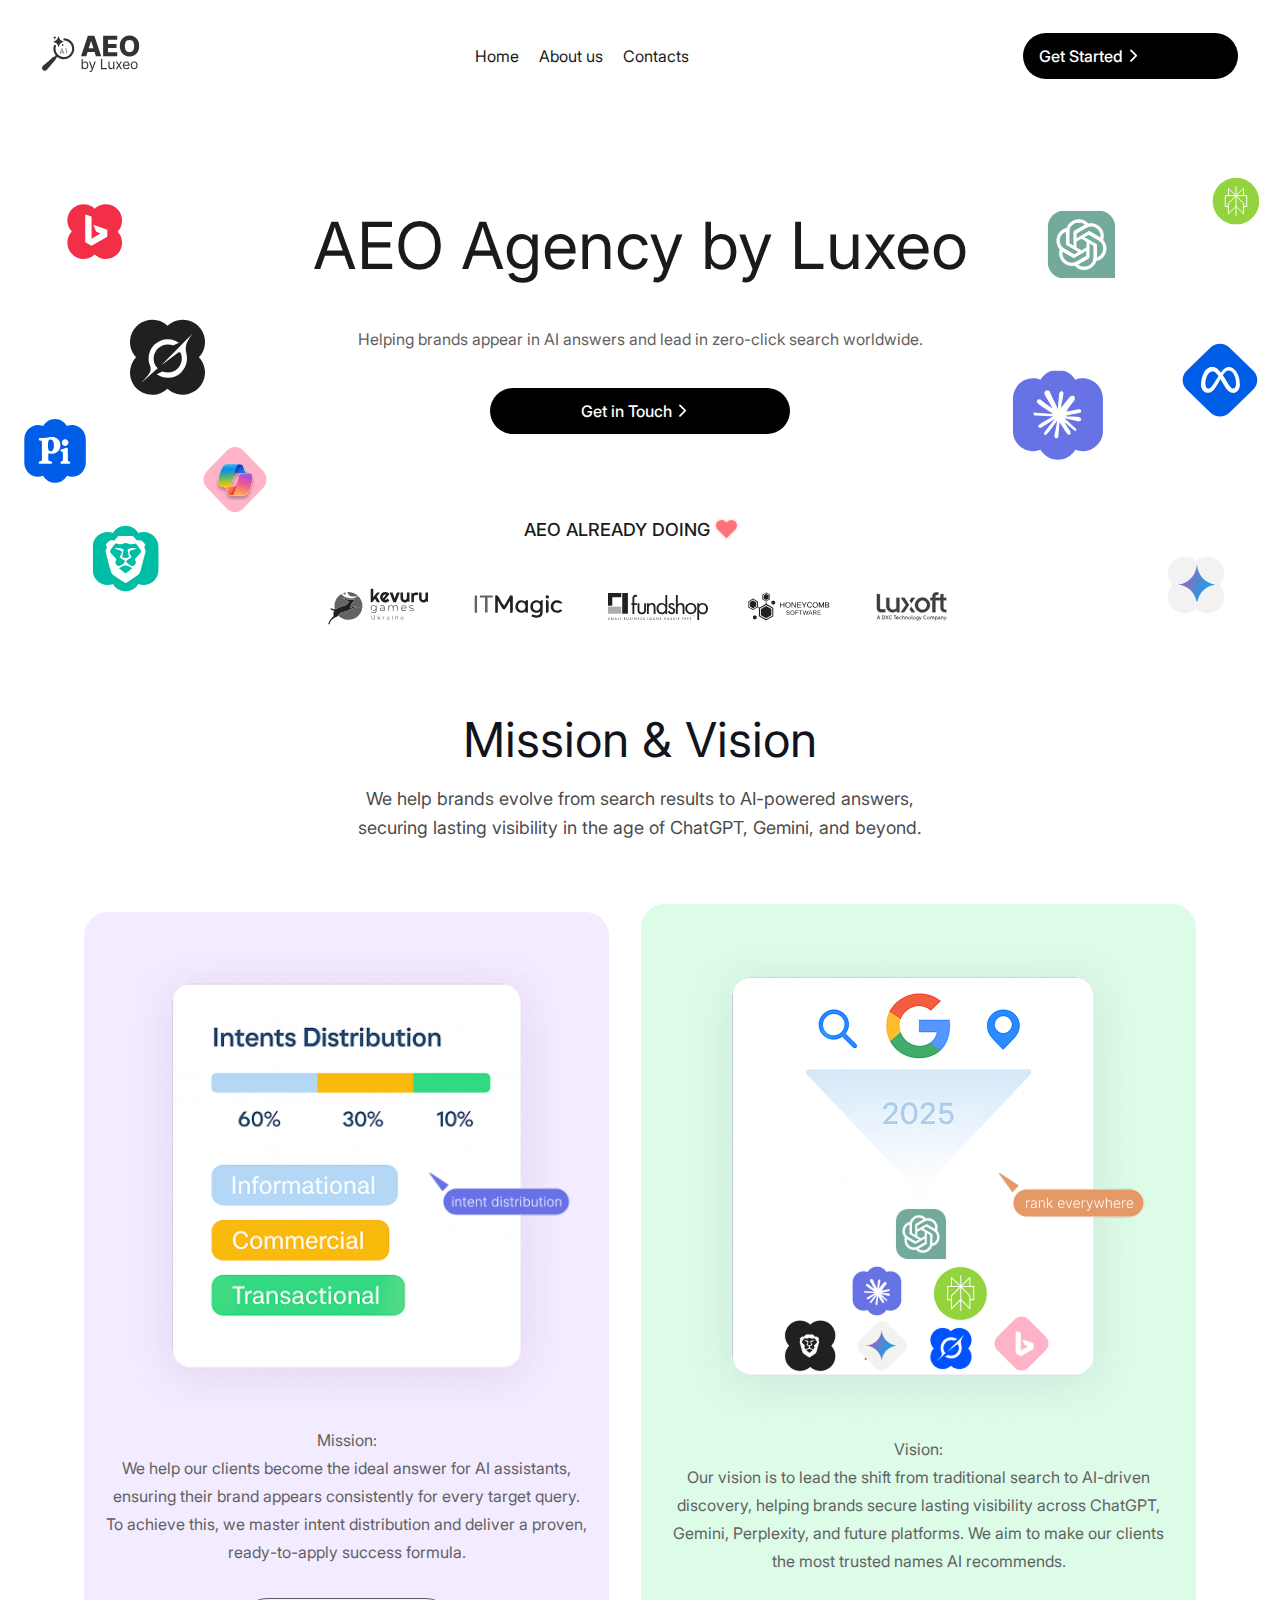
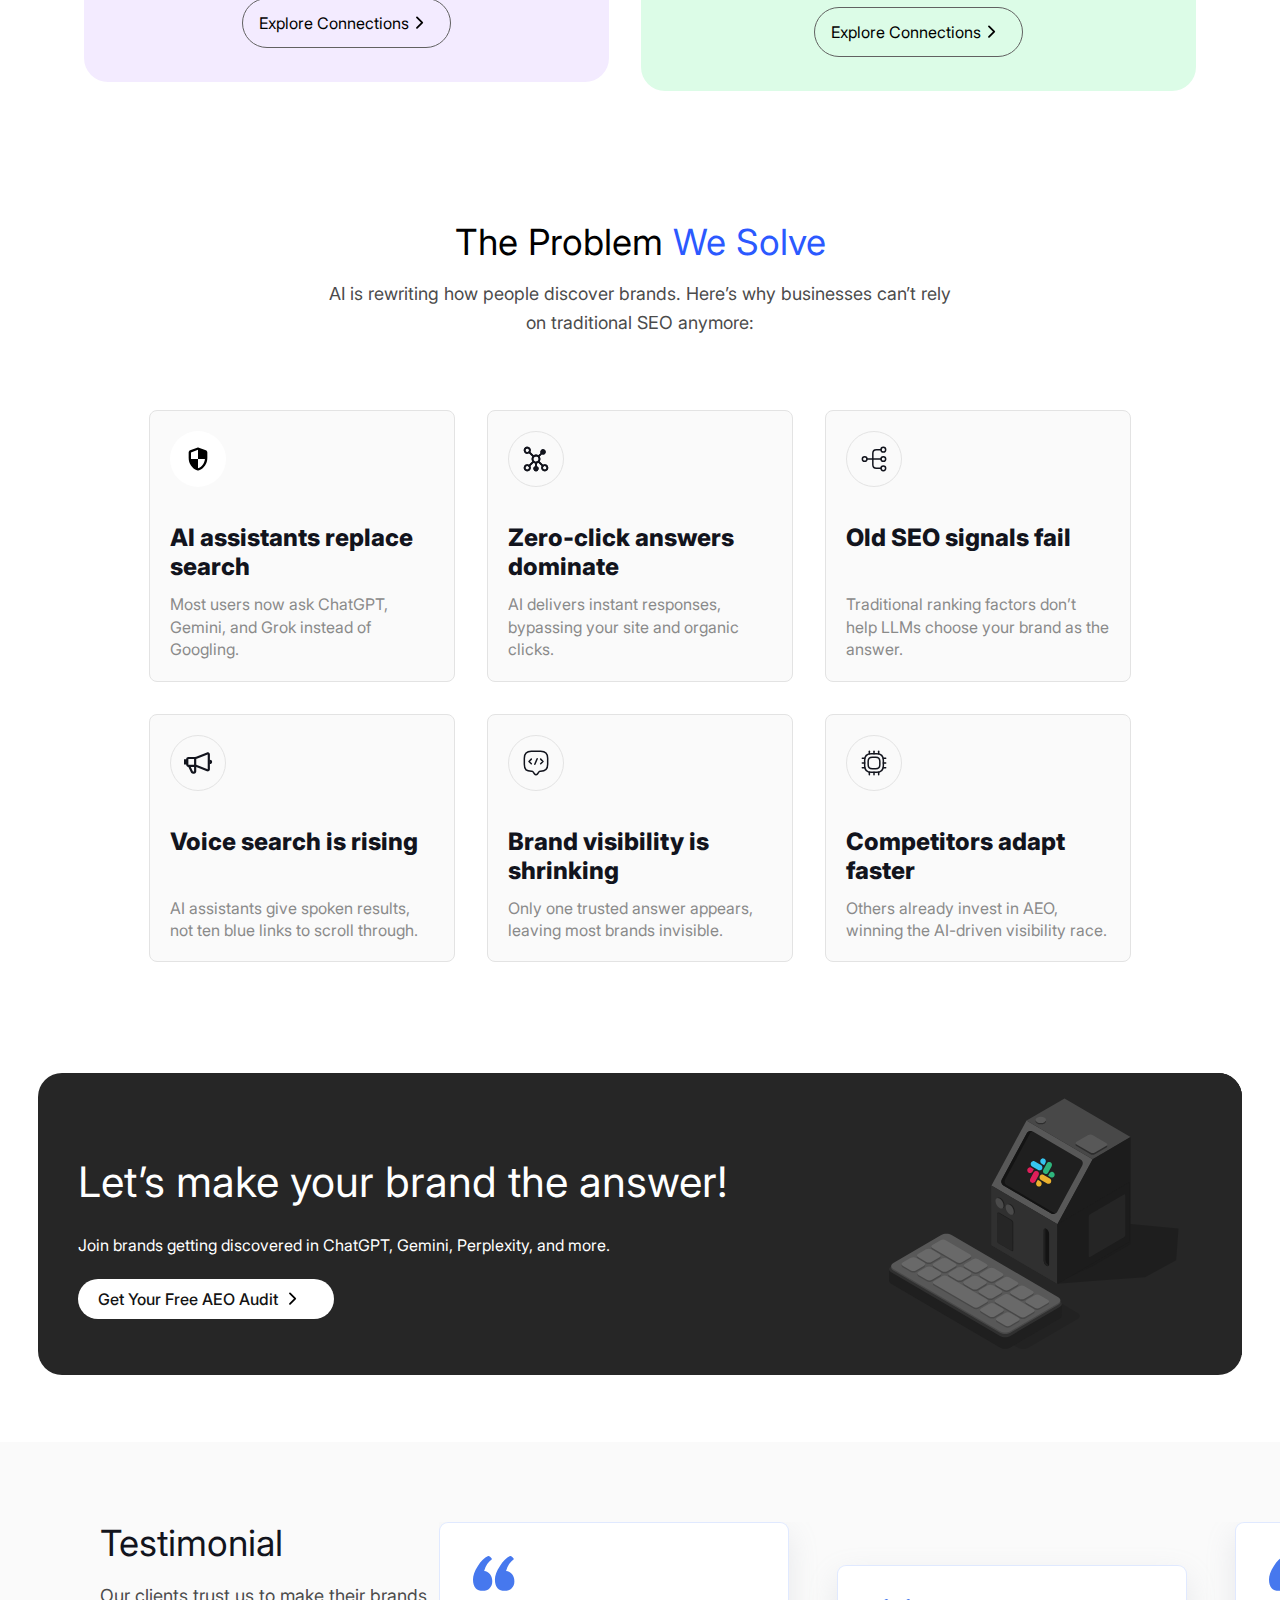
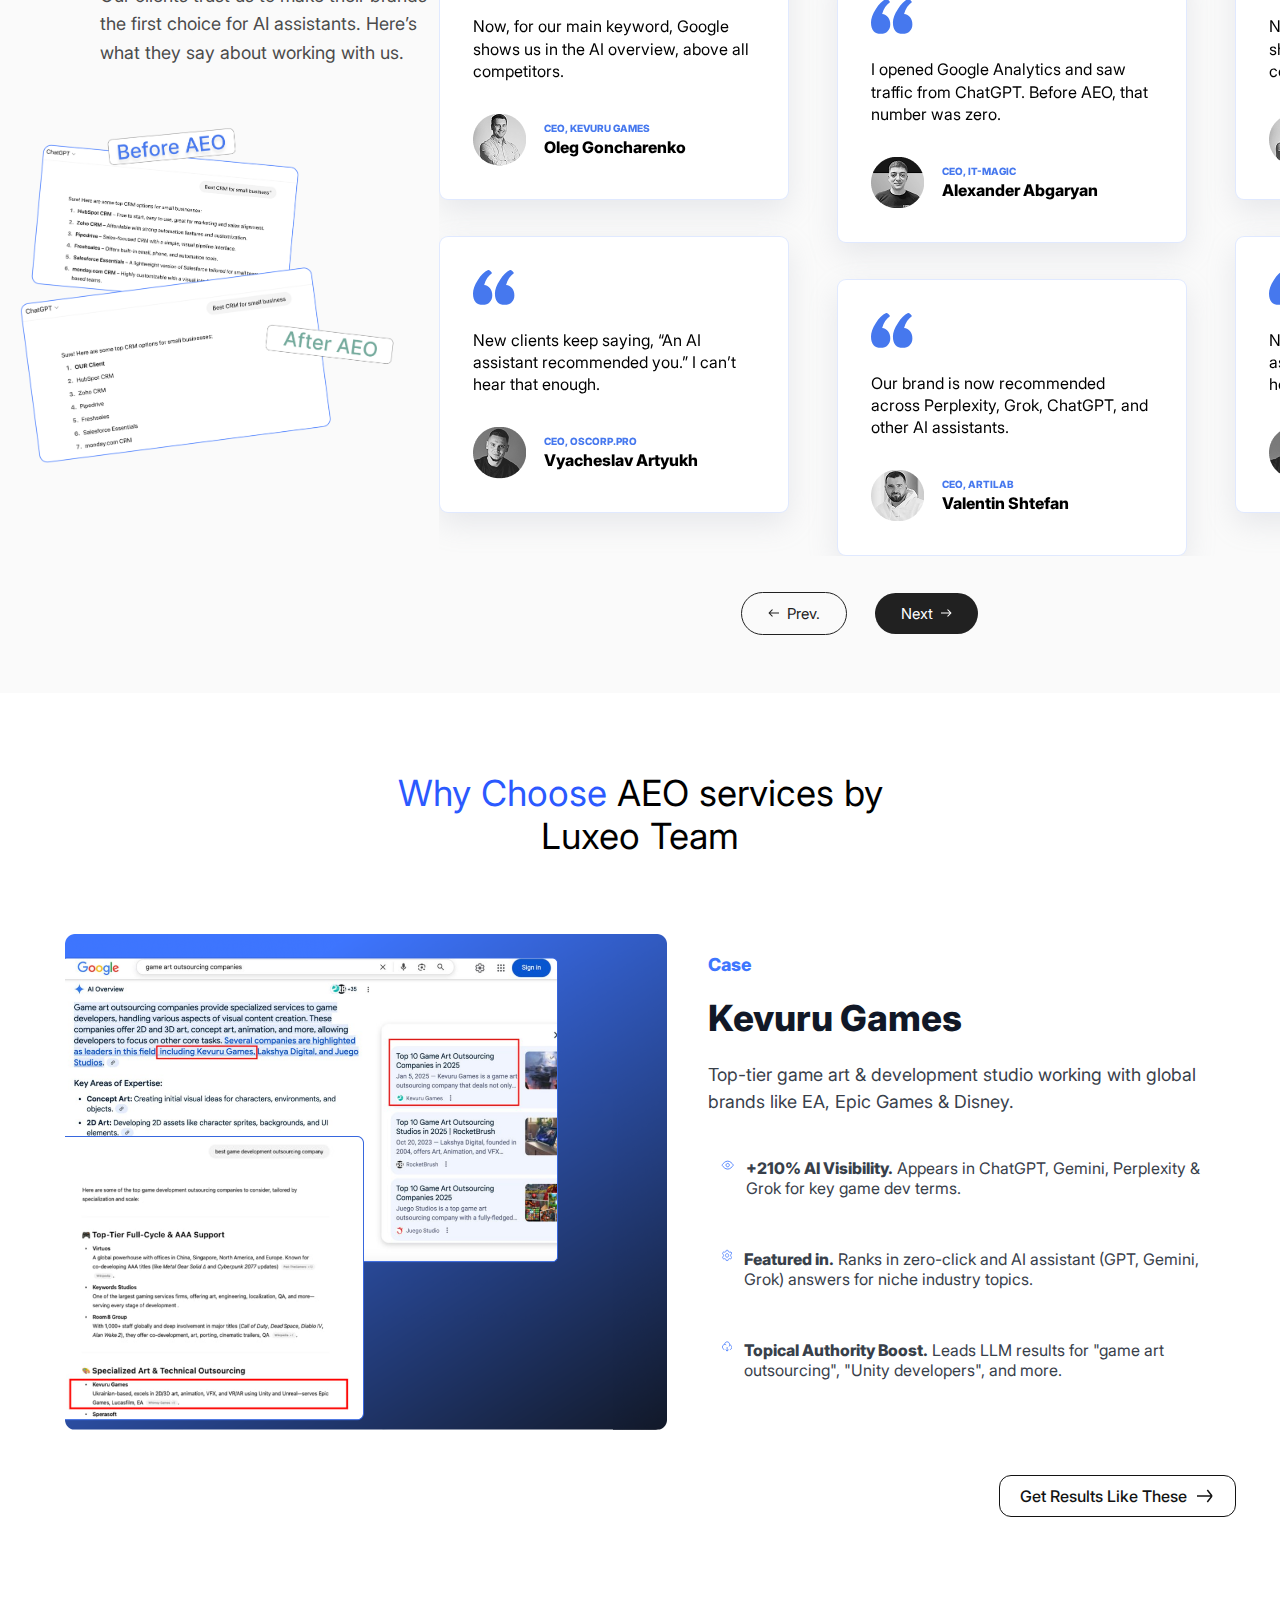
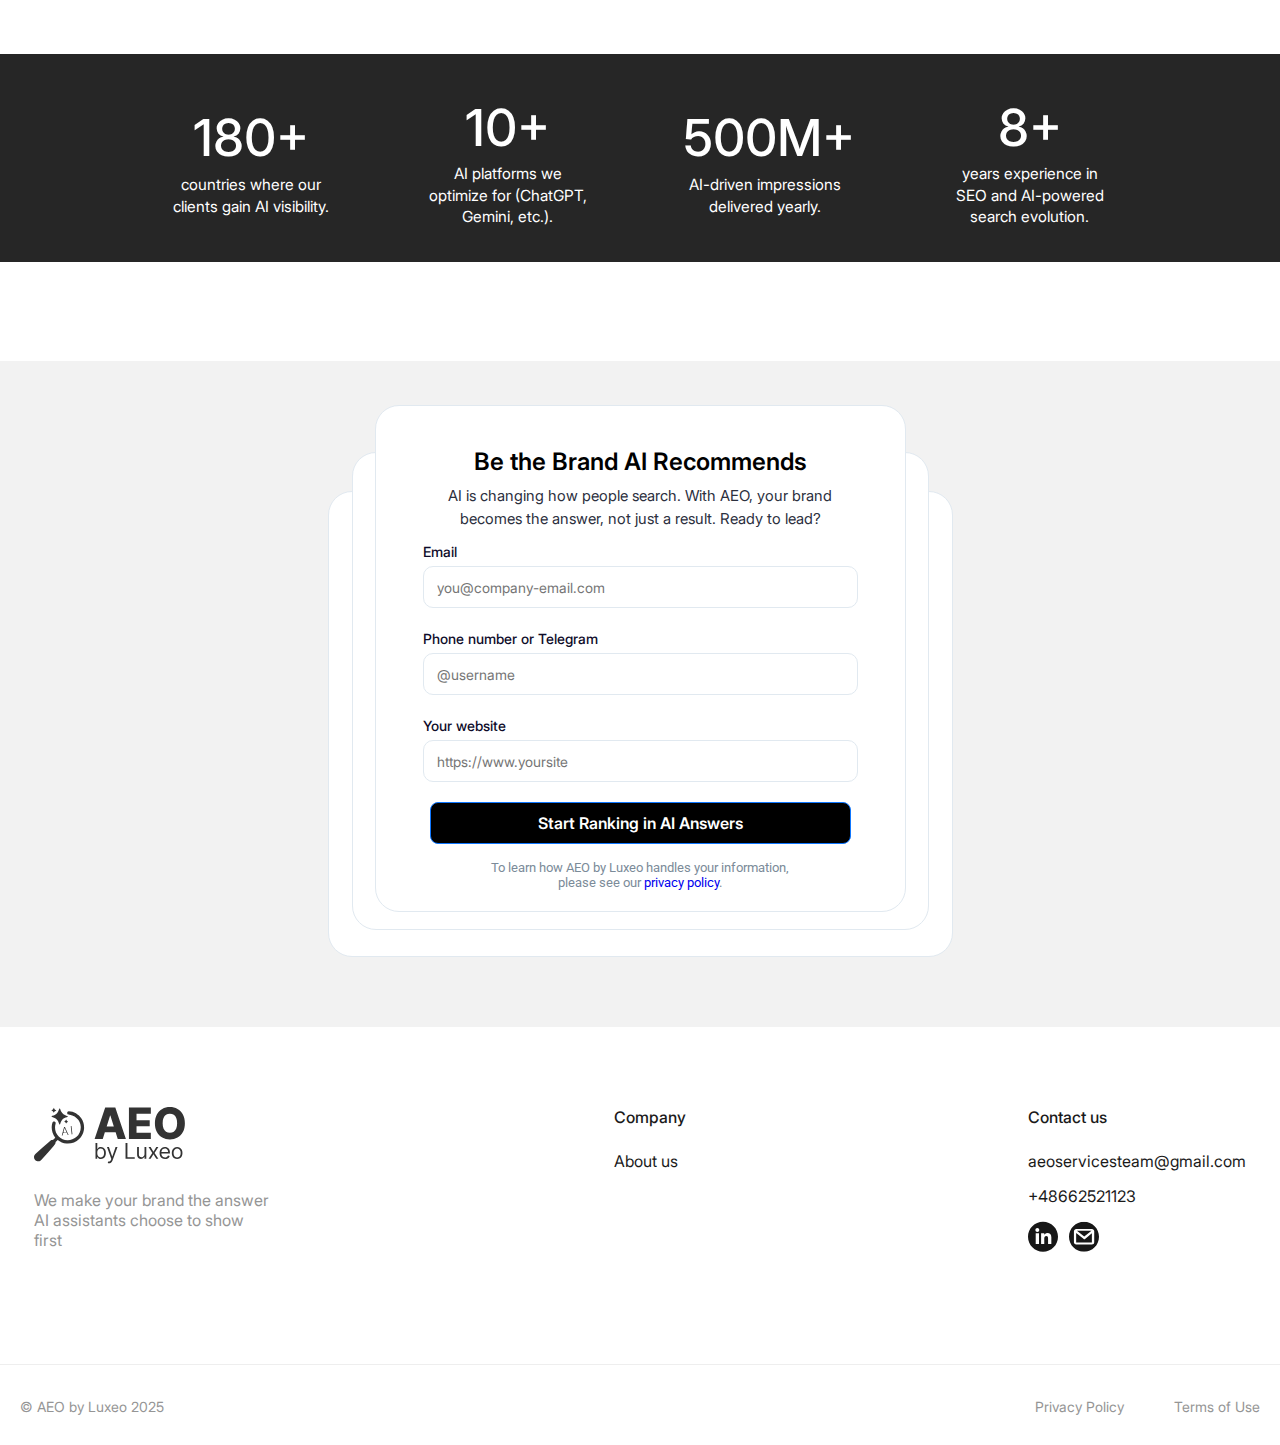
<file: about-us.html>
<!DOCTYPE html>
<html lang="en">
  <head>
    <meta charset="UTF-8" />
    <meta name="viewport" content="width=device-width, initial-scale=1.0" />
    <title>About Us — Luxeo</title>

    <link rel="stylesheet" href="./css/swiper-bundle.min.css">
    <link rel="stylesheet" href="./css/about-us.css" />
    <link rel="stylesheet" href="./css/base.css" />

    <link rel="shortcut icon" href="./img/logo.png" type="image/x-icon" />
  </head>
  <body>
    <header>
      <div class="header__inner">
        <a href="index.html">
          <svg width="99" height="38" fill="none" xmlns="http://www.w3.org/2000/svg">
            <use xlink:href="#header-logo"></use>
          </svg>
        </a>
        <nav>
          <ul class="header__nav-list">
            <li class="header__nav-item"><a href="index.html" class="header__nav-link">Home</a></li>
            <li class="header__nav-item"><a href="about-us.html" class="header__nav-link">About us</a></li>
            <li class="header__nav-item"><a href="contacts.html" class="header__nav-link">Contacts</a></li>
          </ul>
        </nav>
        <a href="#form-section" class="header__button btn-primary">
          <span>Get Started</span>
          <svg width="14" height="14" xmlns="http://www.w3.org/2000/svg">
            <use xlink:href="#button-arrow-right"></use>
          </svg>
        </a>
        <button class="header__burger-button" aria-expanded="false" aria-controls="mobile-menu">
          <span></span>
          <span></span>
          <span></span>
        </button>
        <nav class="header__mobile-nav">
          <button class="header__close" aria-label="Close menu"></button>
          <ul class="header__mobile-list">
            <li class="header__mobile-nav-item"><a href="index.html" class="header__nav-link">Home</a></li>
            <li class="header__mobile-nav-item"><a href="about-us.html" class="header__nav-link">About us</a></li>
            <li class="header__mobile-nav-item"><a href="contacts.html" class="header__nav-link">Contacts</a></li>
            <li class="header__mobile-nav-item">
              <a href="#form-section" class="header__button-mobile btn-primary">
                <span>Get Started</span>
                <svg width="14" height="14" xmlns="http://www.w3.org/2000/svg">
                  <use xlink:href="#button-arrow-right"></use>
                </svg>
              </a>
            </li>
          </ul>
        </nav>
      </div>
    </header>
    <main>
      <section class="about-hero">
        <img src="./img/about-us/hero-left.svg" alt="" />
        <div class="about-hero__center">
          <h1 class="about-hero__title">AEO Agency by Luxeo</h1>
          <p class="about-hero__descr">Helping brands appear in AI answers and lead in zero-click search worldwide.</p>
          <a href="#form-section" class="about-hero__button btn-primary">
            <span>Get in Touch</span>
            <svg width="14" height="14" xmlns="http://www.w3.org/2000/svg">
              <use xlink:href="#button-arrow-right"></use>
            </svg>
          </a>
          <p class="about-hero__doing-text">
            <span>AEO already doing </span>
            <svg width="25" height="24" xmlns="http://www.w3.org/2000/svg">
              <use xlink:href="#heart-icon"></use>
            </svg>
          </p>
          <div class="about-hero__companies">
            <img src="./img/companies/logo-1.svg" alt="company logo" />
            <img src="./img/companies/logo-2.svg" alt="company logo" />
            <img src="./img/companies/logo-4.svg" alt="company logo" />
            <img src="./img/companies/logo-3.svg" alt="company logo" />
            <img src="./img/companies/logo-5.svg" alt="company logo" />
          </div>
        </div>
        <img src="./img/about-us/hero-right.svg" alt="" />
      </section>
      <section class="mision">
        <h2 class="mision__title">Mission & Vision</h2>
        <p class="mision__descr">We help brands evolve from search results to AI-powered answers, securing lasting visibility in the age of ChatGPT, Gemini, and beyond.</p>
        <div class="mision__cards-wrapper">
          <div class="mision__card">
            <img src="./img/about-us/mision.png" alt="Intents Distributon" />
            <p class="mision__card-text">
              Mission: <br />
              We help our clients become the ideal answer for AI assistants, ensuring their brand appears consistently for every target query. To achieve this, we master intent distribution and deliver a proven, ready-to-apply success formula.
            </p>
            <a href="#form-section" class="mision__card-button">
              <span>Explore Connections</span
              ><svg width="14" height="14" xmlns="http://www.w3.org/2000/svg">
                <use xlink:href="#button-arrow-right-black"></use>
              </svg>
            </a>
          </div>
          <div class="mision__card">
            <img src="./img/about-us/vision.png" alt="rank everywhere" />
            <p class="mision__card-text">
              Vision: <br />
              Our vision is to lead the shift from traditional search to AI-driven discovery, helping brands secure lasting visibility across ChatGPT, Gemini, Perplexity, and future platforms. We aim to make our clients the most trusted names AI recommends.
            </p>
            <a href="#form-section" class="mision__card-button">
              <span>Explore Connections</span
              ><svg width="14" height="14" xmlns="http://www.w3.org/2000/svg">
                <use xlink:href="#button-arrow-right-black"></use>
              </svg>
            </a>
          </div>
        </div>
      </section>
      <section class="how-put">
        <h2 class="how-put__title">The Problem <span>We Solve</span></h2>
        <p class="how-put__descr">AI is rewriting how people discover brands. Here’s why businesses can’t rely on traditional SEO anymore:</p>
        <div class="how-put__cards">
          <div class="how-put__card">
            <svg width="56" height="56" xmlns="http://www.w3.org/2000/svg">
              <use xlink:href="#how-put-icon-1"></use>
            </svg>
            <h3 class="how-put__card-title">AI assistants replace search</h3>
            <p class="how-put__card-descr">Most users now ask ChatGPT, Gemini, and Grok instead of Googling.</p>
          </div>
          <div class="how-put__card">
            <svg width="56" height="56" xmlns="http://www.w3.org/2000/svg">
              <use xlink:href="#how-put-icon-2"></use>
            </svg>
            <h3 class="how-put__card-title">Zero-click answers dominate</h3>
            <p class="how-put__card-descr">AI delivers instant responses, bypassing your site and organic clicks.</p>
          </div>
          <div class="how-put__card">
            <svg width="56" height="56" xmlns="http://www.w3.org/2000/svg">
              <use xlink:href="#how-put-icon-3"></use>
            </svg>
            <h3 class="how-put__card-title">Old SEO signals fail</h3>
            <p class="how-put__card-descr">Traditional ranking factors don’t help LLMs choose your brand as the answer.</p>
          </div>
          <div class="how-put__card">
            <svg width="56" height="56" xmlns="http://www.w3.org/2000/svg">
              <use xlink:href="#how-put-icon-4"></use>
            </svg>
            <h3 class="how-put__card-title">Voice search is rising</h3>
            <p class="how-put__card-descr">AI assistants give spoken results, not ten blue links to scroll through.</p>
          </div>
          <div class="how-put__card">
            <svg width="56" height="56" xmlns="http://www.w3.org/2000/svg">
              <use xlink:href="#how-put-icon-5"></use>
            </svg>
            <h3 class="how-put__card-title">Brand visibility is shrinking</h3>
            <p class="how-put__card-descr">Only one trusted answer appears, leaving most brands invisible.</p>
          </div>
          <div class="how-put__card">
            <svg width="56" height="56" xmlns="http://www.w3.org/2000/svg">
              <use xlink:href="#how-put-icon-6"></use>
            </svg>
            <h3 class="how-put__card-title">Competitors adapt faster</h3>
            <p class="how-put__card-descr">Others already invest in AEO, winning the AI-driven visibility race.</p>
          </div>
        </div>
      </section>
      <section class="not-optional">
        <h2 class="not-optional__title">Let’s make your brand the answer!</h2>
        <p class="not-optional__descr">Join brands getting discovered in ChatGPT, Gemini, Perplexity, and more.</p>
        <a href="#form-section" class="not-optional__button">
          <span>Get Your Free AEO Audit</span>
          <svg width="14" height="14" xmlns="http://www.w3.org/2000/svg">
            <use xlink:href="#button-arrow-right-black"></use>
          </svg>
        </a>
        <img class="not-optional__img" src="./img/home/not-optional.svg" alt="" />
      </section>
      <section class="testimonial">
        <div class="testimonial__inner">
          <div class="testimonial__left">
            <h2 class="testimonial__title">Testimonial</h2>
            <p class="testimonial__descr">Our clients trust us to make their brands the first choice for AI assistants. Here’s what they say about working with us.</p>
            <img src="./img/home/testimonials-img.png" alt="Before AEO and After AEO" class="testimonial__img" loading="lazy" />
          </div>
          <div class="testimonial__right">
            <div class="swiper testimonial__swiper">
              <div class="swiper-wrapper">
                <div class="swiper-slide">
                  <div class="testimonial__card">
                    <svg width="42" height="35" viewBox="0 0 42 35" fill="none" xmlns="http://www.w3.org/2000/svg">
                      <path
                        d="M33.0662 14.9544C35.5855 15.2119 37.601 16.3061 39.1126 18.2371C40.6242 20.1681 41.38 22.5497 41.38 25.3818C41.38 28.0852 40.4982 30.338 38.7347 32.1402C36.9712 33.9425 34.5778 34.8436 31.5546 34.8436C28.6574 34.8436 26.327 33.9425 24.5635 32.1402C22.7999 30.2092 21.9182 27.3128 21.9182 23.4508C21.9182 19.4601 23.5557 15.0188 26.8309 10.127C30.106 5.10639 33.5071 1.75934 37.0342 0.0858201C37.538 -0.171642 38.2938 0.150189 39.3016 1.05131C40.3093 1.95244 40.8131 2.72484 40.8131 3.3685C37.1601 5.94315 34.5778 9.80513 33.0662 14.9544ZM11.148 14.9544C13.5414 15.2119 15.4939 16.3061 17.0055 18.2371C18.5171 20.1681 19.2729 22.5497 19.2729 25.3818C19.2729 28.0852 18.3911 30.338 16.6276 32.1402C14.99 33.9425 12.6596 34.8436 9.63644 34.8436C6.73921 34.8436 4.40883 33.9425 2.6453 32.1402C0.881765 30.2092 0 27.3128 0 23.4508C0 19.4601 1.57458 15.0188 4.72374 10.127C7.99887 5.10639 11.463 1.75934 15.116 0.0858201C15.6198 -0.171642 16.3756 0.150189 17.3834 1.05131C18.3911 1.95244 18.895 2.72484 18.895 3.3685C15.2419 5.94315 12.6596 9.80513 11.148 14.9544Z"
                        fill="#4678EE"
                      />
                    </svg>
                    <p class="testimonial__card-text">Now, for our main keyword, Google shows us in the AI overview, above all competitors.</p>
                    <div class="testimonial__card-user-info">
                      <img src="./img/review-icons/icon-1.png" class="testimonial__card-user-img" alt="Oleg Goncharenko" loading="lazy" />
                      <div class="testimonial__card-user-content">
                        <p class="testimonial__card-company">CeO, Kevuru Games</p>
                        <p class="testimonial__card-user-name">Oleg Goncharenko</p>
                      </div>
                    </div>
                  </div>
                  <div class="testimonial__card">
                    <svg width="42" height="35" viewBox="0 0 42 35" fill="none" xmlns="http://www.w3.org/2000/svg">
                      <path
                        d="M33.0662 14.9544C35.5855 15.2119 37.601 16.3061 39.1126 18.2371C40.6242 20.1681 41.38 22.5497 41.38 25.3818C41.38 28.0852 40.4982 30.338 38.7347 32.1402C36.9712 33.9425 34.5778 34.8436 31.5546 34.8436C28.6574 34.8436 26.327 33.9425 24.5635 32.1402C22.7999 30.2092 21.9182 27.3128 21.9182 23.4508C21.9182 19.4601 23.5557 15.0188 26.8309 10.127C30.106 5.10639 33.5071 1.75934 37.0342 0.0858201C37.538 -0.171642 38.2938 0.150189 39.3016 1.05131C40.3093 1.95244 40.8131 2.72484 40.8131 3.3685C37.1601 5.94315 34.5778 9.80513 33.0662 14.9544ZM11.148 14.9544C13.5414 15.2119 15.4939 16.3061 17.0055 18.2371C18.5171 20.1681 19.2729 22.5497 19.2729 25.3818C19.2729 28.0852 18.3911 30.338 16.6276 32.1402C14.99 33.9425 12.6596 34.8436 9.63644 34.8436C6.73921 34.8436 4.40883 33.9425 2.6453 32.1402C0.881765 30.2092 0 27.3128 0 23.4508C0 19.4601 1.57458 15.0188 4.72374 10.127C7.99887 5.10639 11.463 1.75934 15.116 0.0858201C15.6198 -0.171642 16.3756 0.150189 17.3834 1.05131C18.3911 1.95244 18.895 2.72484 18.895 3.3685C15.2419 5.94315 12.6596 9.80513 11.148 14.9544Z"
                        fill="#4678EE"
                      />
                    </svg>
                    <p class="testimonial__card-text">New clients keep saying, “An AI assistant recommended you.” I can’t hear that enough.</p>
                    <div class="testimonial__card-user-info">
                      <img src="./img/review-icons/icon-2.png" alt="Vyacheslav Artyukh" class="testimonial__card-user-img" loading="lazy" />
                      <div class="testimonial__card-user-content">
                        <p class="testimonial__card-company">CEO, oscorp.pro</p>
                        <p class="testimonial__card-user-name">Vyacheslav Artyukh</p>
                      </div>
                    </div>
                  </div>
                </div>
                <div class="swiper-slide">
                  <div class="testimonial__card">
                    <svg width="42" height="35" viewBox="0 0 42 35" fill="none" xmlns="http://www.w3.org/2000/svg">
                      <path
                        d="M33.0662 14.9544C35.5855 15.2119 37.601 16.3061 39.1126 18.2371C40.6242 20.1681 41.38 22.5497 41.38 25.3818C41.38 28.0852 40.4982 30.338 38.7347 32.1402C36.9712 33.9425 34.5778 34.8436 31.5546 34.8436C28.6574 34.8436 26.327 33.9425 24.5635 32.1402C22.7999 30.2092 21.9182 27.3128 21.9182 23.4508C21.9182 19.4601 23.5557 15.0188 26.8309 10.127C30.106 5.10639 33.5071 1.75934 37.0342 0.0858201C37.538 -0.171642 38.2938 0.150189 39.3016 1.05131C40.3093 1.95244 40.8131 2.72484 40.8131 3.3685C37.1601 5.94315 34.5778 9.80513 33.0662 14.9544ZM11.148 14.9544C13.5414 15.2119 15.4939 16.3061 17.0055 18.2371C18.5171 20.1681 19.2729 22.5497 19.2729 25.3818C19.2729 28.0852 18.3911 30.338 16.6276 32.1402C14.99 33.9425 12.6596 34.8436 9.63644 34.8436C6.73921 34.8436 4.40883 33.9425 2.6453 32.1402C0.881765 30.2092 0 27.3128 0 23.4508C0 19.4601 1.57458 15.0188 4.72374 10.127C7.99887 5.10639 11.463 1.75934 15.116 0.0858201C15.6198 -0.171642 16.3756 0.150189 17.3834 1.05131C18.3911 1.95244 18.895 2.72484 18.895 3.3685C15.2419 5.94315 12.6596 9.80513 11.148 14.9544Z"
                        fill="#4678EE"
                      />
                    </svg>
                    <p class="testimonial__card-text">I opened Google Analytics and saw traffic from ChatGPT. Before AEO, that number was zero.</p>
                    <div class="testimonial__card-user-info">
                      <img src="./img/review-icons/icon-3.png" alt="Alexander Abgaryan" class="testimonial__card-user-img" loading="lazy" />
                      <div class="testimonial__card-user-content">
                        <p class="testimonial__card-company">CEO, IT-Magic</p>
                        <p class="testimonial__card-user-name">Alexander Abgaryan</p>
                      </div>
                    </div>
                  </div>
                  <div class="testimonial__card">
                    <svg width="42" height="35" viewBox="0 0 42 35" fill="none" xmlns="http://www.w3.org/2000/svg">
                      <path
                        d="M33.0662 14.9544C35.5855 15.2119 37.601 16.3061 39.1126 18.2371C40.6242 20.1681 41.38 22.5497 41.38 25.3818C41.38 28.0852 40.4982 30.338 38.7347 32.1402C36.9712 33.9425 34.5778 34.8436 31.5546 34.8436C28.6574 34.8436 26.327 33.9425 24.5635 32.1402C22.7999 30.2092 21.9182 27.3128 21.9182 23.4508C21.9182 19.4601 23.5557 15.0188 26.8309 10.127C30.106 5.10639 33.5071 1.75934 37.0342 0.0858201C37.538 -0.171642 38.2938 0.150189 39.3016 1.05131C40.3093 1.95244 40.8131 2.72484 40.8131 3.3685C37.1601 5.94315 34.5778 9.80513 33.0662 14.9544ZM11.148 14.9544C13.5414 15.2119 15.4939 16.3061 17.0055 18.2371C18.5171 20.1681 19.2729 22.5497 19.2729 25.3818C19.2729 28.0852 18.3911 30.338 16.6276 32.1402C14.99 33.9425 12.6596 34.8436 9.63644 34.8436C6.73921 34.8436 4.40883 33.9425 2.6453 32.1402C0.881765 30.2092 0 27.3128 0 23.4508C0 19.4601 1.57458 15.0188 4.72374 10.127C7.99887 5.10639 11.463 1.75934 15.116 0.0858201C15.6198 -0.171642 16.3756 0.150189 17.3834 1.05131C18.3911 1.95244 18.895 2.72484 18.895 3.3685C15.2419 5.94315 12.6596 9.80513 11.148 14.9544Z"
                        fill="#4678EE"
                      />
                    </svg>
                    <p class="testimonial__card-text">Our brand is now recommended across Perplexity, Grok, ChatGPT, and other AI assistants.</p>
                    <div class="testimonial__card-user-info">
                      <img src="./img/review-icons/icon-4.png" alt="Valentin Shtefan" class="testimonial__card-user-img" loading="lazy" />
                      <div class="testimonial__card-user-content">
                        <p class="testimonial__card-company">CEO, Artilab</p>
                        <p class="testimonial__card-user-name">Valentin Shtefan</p>
                      </div>
                    </div>
                  </div>
                </div>
                <div class="swiper-slide">
                  <div class="testimonial__card">
                    <svg width="42" height="35" viewBox="0 0 42 35" fill="none" xmlns="http://www.w3.org/2000/svg">
                      <path
                        d="M33.0662 14.9544C35.5855 15.2119 37.601 16.3061 39.1126 18.2371C40.6242 20.1681 41.38 22.5497 41.38 25.3818C41.38 28.0852 40.4982 30.338 38.7347 32.1402C36.9712 33.9425 34.5778 34.8436 31.5546 34.8436C28.6574 34.8436 26.327 33.9425 24.5635 32.1402C22.7999 30.2092 21.9182 27.3128 21.9182 23.4508C21.9182 19.4601 23.5557 15.0188 26.8309 10.127C30.106 5.10639 33.5071 1.75934 37.0342 0.0858201C37.538 -0.171642 38.2938 0.150189 39.3016 1.05131C40.3093 1.95244 40.8131 2.72484 40.8131 3.3685C37.1601 5.94315 34.5778 9.80513 33.0662 14.9544ZM11.148 14.9544C13.5414 15.2119 15.4939 16.3061 17.0055 18.2371C18.5171 20.1681 19.2729 22.5497 19.2729 25.3818C19.2729 28.0852 18.3911 30.338 16.6276 32.1402C14.99 33.9425 12.6596 34.8436 9.63644 34.8436C6.73921 34.8436 4.40883 33.9425 2.6453 32.1402C0.881765 30.2092 0 27.3128 0 23.4508C0 19.4601 1.57458 15.0188 4.72374 10.127C7.99887 5.10639 11.463 1.75934 15.116 0.0858201C15.6198 -0.171642 16.3756 0.150189 17.3834 1.05131C18.3911 1.95244 18.895 2.72484 18.895 3.3685C15.2419 5.94315 12.6596 9.80513 11.148 14.9544Z"
                        fill="#4678EE"
                      />
                    </svg>
                    <p class="testimonial__card-text">Now, for our main keyword, Google shows us in the AI overview, above all competitors.</p>
                    <div class="testimonial__card-user-info">
                      <img src="./img/review-icons/icon-1.png" class="testimonial__card-user-img" alt="Oleg Goncharenko" loading="lazy" />
                      <div class="testimonial__card-user-content">
                        <p class="testimonial__card-company">CeO, Kevuru Games</p>
                        <p class="testimonial__card-user-name">Oleg Goncharenko</p>
                      </div>
                    </div>
                  </div>
                  <div class="testimonial__card">
                    <svg width="42" height="35" viewBox="0 0 42 35" fill="none" xmlns="http://www.w3.org/2000/svg">
                      <path
                        d="M33.0662 14.9544C35.5855 15.2119 37.601 16.3061 39.1126 18.2371C40.6242 20.1681 41.38 22.5497 41.38 25.3818C41.38 28.0852 40.4982 30.338 38.7347 32.1402C36.9712 33.9425 34.5778 34.8436 31.5546 34.8436C28.6574 34.8436 26.327 33.9425 24.5635 32.1402C22.7999 30.2092 21.9182 27.3128 21.9182 23.4508C21.9182 19.4601 23.5557 15.0188 26.8309 10.127C30.106 5.10639 33.5071 1.75934 37.0342 0.0858201C37.538 -0.171642 38.2938 0.150189 39.3016 1.05131C40.3093 1.95244 40.8131 2.72484 40.8131 3.3685C37.1601 5.94315 34.5778 9.80513 33.0662 14.9544ZM11.148 14.9544C13.5414 15.2119 15.4939 16.3061 17.0055 18.2371C18.5171 20.1681 19.2729 22.5497 19.2729 25.3818C19.2729 28.0852 18.3911 30.338 16.6276 32.1402C14.99 33.9425 12.6596 34.8436 9.63644 34.8436C6.73921 34.8436 4.40883 33.9425 2.6453 32.1402C0.881765 30.2092 0 27.3128 0 23.4508C0 19.4601 1.57458 15.0188 4.72374 10.127C7.99887 5.10639 11.463 1.75934 15.116 0.0858201C15.6198 -0.171642 16.3756 0.150189 17.3834 1.05131C18.3911 1.95244 18.895 2.72484 18.895 3.3685C15.2419 5.94315 12.6596 9.80513 11.148 14.9544Z"
                        fill="#4678EE"
                      />
                    </svg>
                    <p class="testimonial__card-text">New clients keep saying, “An AI assistant recommended you.” I can’t hear that enough.</p>
                    <div class="testimonial__card-user-info">
                      <img src="./img/review-icons/icon-2.png" alt="Vyacheslav Artyukh" class="testimonial__card-user-img" loading="lazy" />
                      <div class="testimonial__card-user-content">
                        <p class="testimonial__card-company">CEO, oscorp.pro</p>
                        <p class="testimonial__card-user-name">Vyacheslav Artyukh</p>
                      </div>
                    </div>
                  </div>
                </div>
              </div>
            </div>
            <div class="testimonial__buttons">
              <div class="testimonial-button-prev">
                <svg width="11" height="8" viewBox="0 0 11 8" fill="none" xmlns="http://www.w3.org/2000/svg">
                  <path
                    d="M0.646935 3.64645C0.451673 3.84171 0.451673 4.15829 0.646934 4.35355L3.82892 7.53553C4.02418 7.7308 4.34076 7.7308 4.53602 7.53553C4.73128 7.34027 4.73128 7.02369 4.53602 6.82843L1.70759 4L4.53602 1.17157C4.73128 0.97631 4.73128 0.659728 4.53602 0.464466C4.34076 0.269203 4.02418 0.269203 3.82892 0.464465L0.646935 3.64645ZM11.0005 4L11.0005 3.5L1.00049 3.5L1.00049 4L1.00049 4.5L11.0005 4.5L11.0005 4Z"
                    fill="#212121"
                  />
                </svg>
                <span>Prev.</span>
              </div>
              <div class="testimonial-button-next">
                <span>Next</span>
                <svg width="11" height="8" viewBox="0 0 11 8" fill="none" xmlns="http://www.w3.org/2000/svg">
                  <path
                    d="M10.3536 4.35355C10.5488 4.15829 10.5488 3.84171 10.3536 3.64644L7.17157 0.464465C6.97631 0.269203 6.65973 0.269203 6.46447 0.464465C6.2692 0.659727 6.2692 0.97631 6.46447 1.17157L9.29289 4L6.46447 6.82843C6.2692 7.02369 6.2692 7.34027 6.46447 7.53553C6.65973 7.73079 6.97631 7.73079 7.17157 7.53553L10.3536 4.35355ZM0 4L8.74228e-08 4.5L10 4.5L10 4L10 3.5L-8.74228e-08 3.5L0 4Z"
                    fill="white"
                  />
                </svg>
              </div>
            </div>
          </div>
        </div>
      </section>
      <section class="results">
        <h2 class="results__title"><span>Why Choose</span> AEO services by Luxeo Team</h2>

        <div class="results__container">
          <div class="results__container-left">
            <img src="./img/home/results.png" alt="Results" />
          </div>
          <div class="results__container-right">
            <p class="results__case-text">Case</p>
            <h3 class="results__container-title">Kevuru Games</h3>
            <p class="results__container-descr">Top-tier game art & development studio working with global brands like EA, Epic Games & Disney.</p>
            <div class="results__container-advantages">
              <div class="results__container-adv">
                <svg width="20" height="21" viewBox="0 0 20 21" fill="none" xmlns="http://www.w3.org/2000/svg">
                  <path
                    d="M17.5828 9.64443C17.8309 9.99968 17.955 10.1774 17.955 10.4403C17.955 10.7032 17.8309 10.8809 17.5828 11.2361C16.4677 12.8324 13.62 16.2736 9.79245 16.2736C5.96484 16.2736 3.11718 12.8324 2.00213 11.2361C1.75396 10.8809 1.62988 10.7032 1.62988 10.4403C1.62988 10.1774 1.75396 9.99968 2.00213 9.64443C3.11718 8.04813 5.96484 4.60693 9.79245 4.60693C13.62 4.60693 16.4677 8.04813 17.5828 9.64443Z"
                    stroke="#3E76FE"
                    stroke-width="1.25"
                  />
                  <path d="M12.2437 10.4399C12.2437 9.05919 11.1474 7.93994 9.79496 7.93994C8.44251 7.93994 7.34619 9.05919 7.34619 10.4399C7.34619 11.8207 8.44251 12.9399 9.79496 12.9399C11.1474 12.9399 12.2437 11.8207 12.2437 10.4399Z" stroke="#3E76FE" stroke-width="1.25" />
                </svg>
                <p class="results__container-adv-text"><span>+210% AI Visibility.</span> Appears in ChatGPT, Gemini, Perplexity & Grok for key game dev terms.</p>
              </div>
              <div class="results__container-adv">
                <svg width="19" height="21" viewBox="0 0 19 21" fill="none" xmlns="http://www.w3.org/2000/svg">
                  <path
                    d="M16.8617 6.39078L16.4905 5.67694C16.2098 5.13708 16.0695 4.86716 15.8307 4.75952C15.5918 4.65188 15.3217 4.73682 14.7816 4.90668L13.864 5.1931C13.5191 5.28123 13.1573 5.23123 12.8424 5.05194L12.589 4.88997C12.319 4.69831 12.1113 4.41573 11.9963 4.08357L11.7452 3.25242C11.5801 2.7024 11.4975 2.42739 11.301 2.27009C11.1045 2.11279 10.8434 2.11279 10.3212 2.11279H9.48286C8.96075 2.11279 8.69965 2.11279 8.50308 2.27009C8.30655 2.42739 8.22399 2.7024 8.05887 3.25242L7.80774 4.08357C7.69277 4.41573 7.48507 4.69831 7.21504 4.88997L6.96171 5.05194C6.64681 5.23123 6.28499 5.28123 5.94012 5.1931L5.02251 4.90668C4.48232 4.73682 4.21224 4.65188 3.97342 4.75952C3.7346 4.86716 3.59425 5.13708 3.31353 5.67694L2.94236 6.39078C2.67923 6.89682 2.54766 7.14984 2.5732 7.41919C2.59873 7.68854 2.77486 7.9056 3.12712 8.33972L3.90245 9.30028C4.09196 9.56612 4.22649 10.0295 4.22649 10.446C4.22649 10.8628 4.092 11.326 3.90247 11.5919L3.12712 12.5525C2.77486 12.9866 2.59873 13.2036 2.5732 13.473C2.54766 13.7424 2.67923 13.9954 2.94236 14.5014L3.31352 15.2152C3.59423 15.755 3.7346 16.025 3.97342 16.1326C4.21224 16.2403 4.48233 16.1554 5.02253 15.9855L5.94009 15.699C6.28502 15.6109 6.64691 15.661 6.96185 15.8403L7.21514 16.0023C7.48511 16.194 7.69276 16.4764 7.80771 16.8086L8.05887 17.6399C8.22399 18.1899 8.30655 18.4649 8.50308 18.6222C8.69965 18.7794 8.96075 18.7794 9.48286 18.7794H10.3212C10.8434 18.7794 11.1045 18.7794 11.301 18.6222C11.4975 18.4649 11.5801 18.1899 11.7452 17.6399L11.9964 16.8086C12.1113 16.4764 12.3189 16.194 12.589 16.0023L12.8422 15.8403C13.1572 15.661 13.519 15.6109 13.864 15.699L14.7816 15.9855C15.3217 16.1554 15.5918 16.2403 15.8307 16.1326C16.0695 16.025 16.2098 15.755 16.4905 15.2152L16.8617 14.5014C17.1249 13.9954 17.2564 13.7424 17.2309 13.473C17.2053 13.2036 17.0292 12.9866 16.677 12.5525L15.9016 11.5919C15.7121 11.326 15.5776 10.8628 15.5776 10.446C15.5776 10.0295 15.7122 9.56612 15.9016 9.30028L16.677 8.33972C17.0292 7.9056 17.2053 7.68854 17.2309 7.41919C17.2564 7.14984 17.1249 6.89682 16.8617 6.39078Z"
                    stroke="#3E76FE"
                    stroke-width="1.25"
                    stroke-linecap="round"
                  />
                  <path d="M12.501 10.4396C12.501 12.0504 11.3226 13.3563 9.86902 13.3563C8.41541 13.3563 7.23706 12.0504 7.23706 10.4396C7.23706 8.82878 8.41541 7.52295 9.86902 7.52295C11.3226 7.52295 12.501 8.82878 12.501 10.4396Z" stroke="#3E76FE" stroke-width="1.25" />
                </svg>
                <p class="results__container-adv-text"><span>Featured in.</span> Ranks in zero-click and AI assistant (GPT, Gemini, Grok) answers for niche industry topics.</p>
              </div>
              <div class="results__container-adv">
                <svg width="19" height="21" viewBox="0 0 19 21" fill="none" xmlns="http://www.w3.org/2000/svg">
                  <path
                    d="M13.9694 7.94916C13.975 7.94912 13.9806 7.94912 13.9862 7.94912C15.8552 7.94912 17.3702 9.63111 17.3702 11.706C17.3702 13.6398 16.0542 15.2323 14.3622 15.4399M13.9694 7.94916C13.9805 7.81166 13.9862 7.67241 13.9862 7.53168C13.9862 4.99573 12.1345 2.93994 9.85027 2.93994C7.68696 2.93994 5.91157 4.78383 5.72966 7.13321M13.9694 7.94916C13.8925 8.89627 13.5566 9.76044 13.0408 10.4537M5.72966 7.13321C3.82227 7.33472 2.33032 9.11819 2.33032 11.2885C2.33032 13.308 3.62207 14.9926 5.3383 15.3794M5.72966 7.13321C5.84835 7.12067 5.96865 7.11425 6.0903 7.11425C6.93691 7.11425 7.71817 7.42489 8.34666 7.94912"
                    stroke="#3E76FE"
                    stroke-width="1.25"
                    stroke-linejoin="round"
                  />
                  <path d="M9.85266 11.2729V17.4854M7.59668 15.4396L9.85266 17.9396L12.1087 15.4396" stroke="#3E76FE" stroke-width="1.25" />
                </svg>

                <p class="results__container-adv-text"><span>Topical Authority Boost.</span> Leads LLM results for "game art outsourcing", "Unity developers", and more.</p>
              </div>
            </div>
          </div>
        </div>

        <div class="results__button-container">
          <a href="#form-section" class="results__button">
            <span>Get Results Like These</span>
            <svg width="20" height="20" xmlns="http://www.w3.org/2000/svg">
              <use xlink:href="#button-arrow-black-secondary"></use>
            </svg>
          </a>
        </div>
      </section>
      <section class="stats">
        <div class="stats__inner">
          <dl class="stats__item">
            <dt class="stats__value">180+</dt>
            <dd class="stats__text">countries where our clients gain AI visibility.</dd>
          </dl>
          <dl class="stats__item">
            <dt class="stats__value">10+</dt>
            <dd class="stats__text">AI platforms we optimize for (ChatGPT, Gemini, etc.).</dd>
          </dl>
          <dl class="stats__item">
            <dt class="stats__value">500M+</dt>
            <dd class="stats__text">AI-driven impressions delivered yearly.</dd>
          </dl>
          <dl class="stats__item">
            <dt class="stats__value">8+</dt>
            <dd class="stats__text">years experience in SEO and AI-powered search evolution.</dd>
          </dl>
        </div>
      </section>
      <section class="form-section" id="form-section">
        <div class="form-section__inner">
          <div class="contact-form">
            <div class="contact-form__wrapper">
              <div class="contact-form__wrapper">
                <form class="contact-form__form" action="sendForm.php" method="POST">
                  <h3 class="contact-form__title">Be the Brand AI Recommends</h3>
                  <p class="contact-form__descr">AI is changing how people search. With AEO, your brand becomes the answer, not just a result. Ready to lead?</p>

                  <div class="contact-form__input-cont">
                    <label for="email" class="contact-form__label">Email</label>
                    <input id="email" name="email" type="email" class="contact-form__input" placeholder="you@company-email.com" required />
                  </div>
                  <div class="contact-form__input-cont">
                    <label for="username-or-phone" class="contact-form__label">Phone number or Telegram</label>
                    <input id="username-or-phone" name="username-or-phone" type="text" class="contact-form__input" placeholder="@username" required />
                  </div>
                  <div class="contact-form__input-cont">
                    <label for="website" class="contact-form__label">Your website</label>
                    <input id="website" name="website" type="text" class="contact-form__input" placeholder="https://www.yoursite" required />
                  </div>

                  <button class="contact-form__button">
                    <span>Start Ranking in AI Answers</span>
                  </button>
                  <p class="contact-form__bottom-text">
                    To learn how AEO by Luxeo handles your information,<br />
                    please see our <a href="privacy-policy.html">privacy policy</a>.
                  </p>
                </form>
              </div>
            </div>
          </div>
        </div>
      </section>
    </main>
    <footer class="footer">
      <div class="footer__top">
        <div class="footer__info">
          <a href="index.html">
            <svg width="154" height="57" fill="none" xmlns="http://www.w3.org/2000/svg">
              <use xlink:href="#footer-logo"></use>
            </svg>
          </a>
          <p class="footer__descr">We make your brand the answer AI assistants choose to show first</p>
        </div>
        <!-- <div class="footer__list-cont">
          <h4 class="footer__list-title">Services</h4>
          <ul class="footer__list">
            <li class="footer__list-item"><a href="#" class="footer__list-link">Bing optimization</a></li>
            <li class="footer__list-item"><a href="#" class="footer__list-link">Link inserts</a></li>
            <li class="footer__list-item"><a href="#" class="footer__list-link">Content for LLMs</a></li>
            <li class="footer__list-item"><a href="#" class="footer__list-link">Indexing Optimization</a></li>
            <li class="footer__list-item"><a href="#" class="footer__list-link">AI Traffic Analytics</a></li>
          </ul>
        </div> -->
        <div class="footer__list-cont">
          <h4 class="footer__list-title">Company</h4>
          <ul class="footer__list">
            <li class="footer__list-item"><a href="about-us.html" class="footer__list-link">About us</a></li>
            <!-- <li class="footer__list-item"><a href="#" class="footer__list-link">Projects</a></li>
            <li class="footer__list-item"><a href="#" class="footer__list-link">Blog</a></li> -->
          </ul>
        </div>
        <div class="footer__contact">
          <p class="footer__contact-title">Contact us</p>
          <a href="mailto:aeoservicesteam@gmail.com" class="footer__contact-email">aeoservicesteam@gmail.com</a>
          <span class="footer__contact-telegram">+48662521123</span>
          <div class="footer__socials">
            <a href="https://www.linkedin.com/company/aeo-agency-team">
              <svg width="30" height="31" viewBox="0 0 30 31" fill="none" xmlns="http://www.w3.org/2000/svg">
                <path
                  d="M15 0.75C6.71566 0.75 0 7.46566 0 15.75C0 24.0343 6.71566 30.7499 15 30.7499C23.2843 30.7499 30 24.0343 30 15.75C29.9999 7.46566 23.2842 0.75 15 0.75ZM10.9979 23.0018H7.70455V12.3617H10.9979V23.0018ZM9.33556 10.9684C8.25997 10.9684 7.38802 10.0893 7.38802 9.00509C7.38802 7.92077 8.26009 7.04176 9.33556 7.04176C10.411 7.04176 11.283 7.92077 11.283 9.00509C11.283 10.0894 10.4111 10.9684 9.33556 10.9684ZM23.3399 23.0018H20.0625V17.4166C20.0625 15.8848 19.4807 15.0297 18.2694 15.0297C16.9511 15.0297 16.2624 15.9203 16.2624 17.4166V23.0018H13.1037V12.3617H16.2624V13.7948C16.2624 13.7948 17.2126 12.0372 19.4687 12.0372C21.7249 12.0372 23.34 13.4148 23.34 16.2647L23.3399 23.0018Z"
                  fill="#171717"
                />
              </svg>
            </a>

            <a href="mailto:aeoservicesteam@gmail.com"
              ><svg width="30" height="31" viewBox="0 0 30 31" fill="none" xmlns="http://www.w3.org/2000/svg">
                <g clip-path="url(#clip0_25_22)">
                  <path
                    fill-rule="evenodd"
                    clip-rule="evenodd"
                    d="M15 0.75C23.28 0.75 30 7.47 30 15.75C30 24.03 23.28 30.75 15 30.75C6.72 30.75 0 24.03 0 15.75C0 7.47 6.72 0.75 15 0.75ZM22.51 9.77L7.95 9.73L15.23 15.51L22.51 9.77ZM13.51 17.12L7.15 12.12V21.62H22.88V12.32L16.98 17.14C14.98 18.77 15.58 18.74 13.51 17.12ZM7.23 7.91H22.92C24.19 7.91 25.22 8.95 25.22 10.21V21.21C25.22 22.48 24.18 23.51 22.92 23.51H7.23C5.96 23.51 4.93 22.47 4.93 21.21V10.21C4.93 8.94 5.97 7.91 7.23 7.91Z"
                    fill="#171717"
                  />
                </g>
                <defs>
                  <clipPath id="clip0_25_22">
                    <rect width="30" height="30" fill="white" transform="translate(0 0.75)" />
                  </clipPath>
                </defs>
              </svg>
            </a>
          </div>
        </div>
      </div>
      <div class="footer__bottom">
        <div class="footer__line"></div>
        <div class="footer__bottom-cont">
          <p class="footer__copy">© AEO by Luxeo 2025</p>
          <div class="footer__bottom-cont-right">
            <a href="privacy-policy.html" class="footer__privacy-link">Privacy Policy</a>
            <a href="terms-of-use.html" class="footer__terms-link">Terms of Use</a>
          </div>
        </div>
      </div>
    </footer>

    <script src="./js/swiper-bundle.min.js"></script>
    <script src="./js/main.js"></script>

    <svg style="display: none" aria-hidden="true">
      <symbol id="header-logo" viewBox="0 0 99 38">
        <g clip-path="url(#clip0_23_1479)">
          <path
            d="M44.2819 21.2424H39.0282L45.8521 0.856748H52.3599L59.1837 21.2424H53.9301L49.18 5.99298H49.022L44.2819 21.2424ZM43.5807 13.2195H54.5621V16.9623H43.5807V13.2195ZM61.1386 21.2424V0.856748H75.2406V4.85823H66.0269V9.03887H74.5198V13.0503H66.0269V17.2409H75.2406V21.2424H61.1386ZM97.1685 11.0496C97.1685 13.2925 96.7408 15.1938 95.8848 16.7532C95.0289 18.3126 93.8704 19.4971 92.4087 20.3068C90.9538 21.1163 89.3214 21.5212 87.5104 21.5212C85.6934 21.5212 84.0577 21.113 82.6027 20.2968C81.1478 19.4806 79.992 18.296 79.1366 16.7432C78.2873 15.1838 77.8624 13.2859 77.8624 11.0496C77.8624 8.80661 78.2873 6.90543 79.1366 5.34598C79.992 3.78652 81.1478 2.60201 82.6027 1.79242C84.0577 0.982831 85.6934 0.578037 87.5104 0.578037C89.3214 0.578037 90.9538 0.982831 92.4087 1.79242C93.8704 2.60201 95.0289 3.78652 95.8848 5.34598C96.7408 6.90543 97.1685 8.80661 97.1685 11.0496ZM92.1718 11.0496C92.1718 9.72242 91.9844 8.60093 91.6089 7.68517C91.2402 6.76937 90.7068 6.07593 90.0094 5.60478C89.318 5.13363 88.4849 4.89805 87.5104 4.89805C86.5427 4.89805 85.7101 5.13363 85.0121 5.60478C84.3141 6.07593 83.7779 6.76937 83.4025 7.68517C83.0337 8.60093 82.8497 9.72242 82.8497 11.0496C82.8497 12.3768 83.0337 13.4983 83.4025 14.414C83.7779 15.3298 84.3141 16.0232 85.0121 16.4944C85.7101 16.9656 86.5427 17.2011 87.5104 17.2011C88.4849 17.2011 89.318 16.9656 90.0094 16.4944C90.7068 16.0232 91.2402 15.3298 91.6089 14.414C91.9844 13.4983 92.1718 12.3768 92.1718 11.0496Z"
            fill="#333333"
          />
          <path
            d="M39.601 34.1364V23.9435H40.7663V27.7061H40.865C40.9506 27.5734 41.0691 27.4042 41.2205 27.1985C41.3752 26.9894 41.5958 26.8036 41.8822 26.6411C42.1718 26.4751 42.5636 26.3922 43.0573 26.3922C43.6959 26.3922 44.2588 26.5531 44.746 26.8749C45.2332 27.1968 45.6134 27.653 45.8866 28.2436C46.1598 28.8342 46.2965 29.531 46.2965 30.3339C46.2965 31.1436 46.1598 31.8453 45.8866 32.4392C45.6134 33.0298 45.2348 33.4877 44.751 33.8128C44.2671 34.1347 43.7091 34.2956 43.0771 34.2956C42.5899 34.2956 42.1998 34.2143 41.9069 34.0518C41.6139 33.8858 41.3884 33.6984 41.2304 33.4894C41.0724 33.277 40.9506 33.1011 40.865 32.9618H40.7268V34.1364H39.601ZM40.7465 30.314C40.7465 30.8914 40.8304 31.4007 40.9983 31.842C41.1662 32.28 41.4114 32.6233 41.734 32.8722C42.0567 33.1177 42.4517 33.2405 42.9191 33.2405C43.4063 33.2405 43.8128 33.1111 44.1387 32.8523C44.4679 32.5902 44.7147 32.2385 44.8793 31.7972C45.0472 31.3526 45.1312 30.8582 45.1312 30.314C45.1312 29.7765 45.0488 29.2921 44.8843 28.8608C44.723 28.4261 44.4778 28.0827 44.1486 27.8306C43.8227 27.575 43.4128 27.4473 42.9191 27.4473C42.445 27.4473 42.0468 27.5684 41.7242 27.8107C41.4016 28.0495 41.158 28.3847 40.9934 28.816C40.8288 29.244 40.7465 29.7433 40.7465 30.314ZM48.3354 37.0031C48.1379 37.0031 47.9618 36.9865 47.8071 36.9534C47.6524 36.9235 47.5454 36.8936 47.4861 36.8638L47.7824 35.8286C48.0655 35.9015 48.3157 35.9281 48.5329 35.9082C48.7502 35.8883 48.9428 35.7904 49.1106 35.6145C49.2818 35.442 49.4382 35.1616 49.5797 34.7734L49.797 34.1762L46.9924 26.4917H48.2564L50.35 32.5835H50.429L52.5226 26.4917H53.7866L50.5673 35.2512C50.4224 35.646 50.243 35.9729 50.029 36.2317C49.8151 36.4938 49.5666 36.6879 49.2835 36.814C49.0037 36.9401 48.6876 37.0031 48.3354 37.0031ZM58.9484 34.1364V23.9435H60.1731V33.0414H64.8734V34.1364H58.9484ZM71.1688 31.0108V26.4917H72.334V34.1364H71.1688V32.8424H71.0898C70.9124 33.2305 70.6354 33.5607 70.2605 33.8328C69.8851 34.1015 69.4112 34.2359 68.8384 34.2359C68.3645 34.2359 67.9429 34.1314 67.5742 33.9224C67.2054 33.71 66.9157 33.3915 66.7054 32.9668C66.4946 32.5387 66.389 31.9996 66.389 31.3493V26.4917H67.5547V31.2696C67.5547 31.8271 67.7093 32.2717 68.0186 32.6034C68.3311 32.9353 68.7299 33.1011 69.2138 33.1011C69.503 33.1011 69.7978 33.0265 70.0976 32.8772C70.4001 32.7279 70.6537 32.4989 70.8579 32.1904C71.0653 31.8818 71.1688 31.4886 71.1688 31.0108ZM75.1149 26.4917L76.9319 29.6173L78.7489 26.4917H80.0921L77.6433 30.314L80.0921 34.1364H78.7489L76.9319 31.1701L75.1149 34.1364H73.7723L76.1816 30.314L73.7723 26.4917H75.1149ZM84.4003 34.2956C83.6695 34.2956 83.0388 34.1331 82.5087 33.8079C81.982 33.4794 81.5755 33.0215 81.2896 32.4342C81.0065 31.8437 80.8647 31.1568 80.8647 30.3738C80.8647 29.5907 81.0065 28.9006 81.2896 28.3034C81.5755 27.7028 81.9742 27.235 82.4842 26.8998C82.9976 26.5614 83.5966 26.3922 84.2818 26.3922C84.6767 26.3922 85.0666 26.4586 85.452 26.5913C85.8369 26.724 86.1873 26.9396 86.5038 27.2383C86.8197 27.5336 87.0716 27.9251 87.2591 28.4129C87.4465 28.9006 87.5405 29.5012 87.5405 30.2145V30.7122H81.6945V29.6969H86.3553C86.3553 29.2656 86.2696 28.8807 86.0989 28.5422C85.9309 28.2038 85.6906 27.9367 85.3775 27.741C85.0683 27.5452 84.7029 27.4473 84.2818 27.4473C83.8174 27.4473 83.4158 27.5634 83.0766 27.7957C82.7412 28.0246 82.4826 28.3233 82.3018 28.6915C82.1205 29.0599 82.0299 29.4547 82.0299 29.8761V30.553C82.0299 31.1303 82.1288 31.6197 82.3263 32.0211C82.5271 32.4193 82.8052 32.7229 83.1606 32.932C83.516 33.1376 83.9292 33.2405 84.4003 33.2405C84.7062 33.2405 84.9826 33.1973 85.2295 33.1111C85.4798 33.0215 85.6956 32.8888 85.8764 32.7129C86.0577 32.5338 86.1973 32.3115 86.2963 32.046L87.422 32.3646C87.3035 32.7494 87.1044 33.0879 86.8247 33.3799C86.5449 33.6685 86.199 33.8941 85.7874 34.0568C85.3758 34.216 84.9136 34.2956 84.4003 34.2956ZM92.1718 34.2956C91.4871 34.2956 90.8865 34.1314 90.3692 33.8029C89.8559 33.4744 89.4543 33.0149 89.1645 32.4243C88.8781 31.8337 88.7352 31.1436 88.7352 30.3538C88.7352 29.5576 88.8781 28.8624 89.1645 28.2685C89.4543 27.6746 89.8559 27.2134 90.3692 26.8849C90.8865 26.5564 91.4871 26.3922 92.1718 26.3922C92.8564 26.3922 93.4554 26.5564 93.9688 26.8849C94.486 27.2134 94.8876 27.6746 95.174 28.2685C95.4633 28.8624 95.6084 29.5576 95.6084 30.3538C95.6084 31.1436 95.4633 31.8337 95.174 32.4243C94.8876 33.0149 94.486 33.4744 93.9688 33.8029C93.4554 34.1314 92.8564 34.2956 92.1718 34.2956ZM92.1718 33.2405C92.6918 33.2405 93.1195 33.1061 93.4555 32.8374C93.7914 32.5686 94.04 32.2153 94.2013 31.7773C94.3626 31.3393 94.4432 30.8648 94.4432 30.3538C94.4432 29.8429 94.3626 29.3668 94.2013 28.9255C94.04 28.4842 93.7914 28.1275 93.4555 27.8554C93.1195 27.5833 92.6918 27.4473 92.1718 27.4473C91.6518 27.4473 91.2235 27.5833 90.8881 27.8554C90.5522 28.1275 90.3036 28.4842 90.1423 28.9255C89.981 29.3668 89.9004 29.8429 89.9004 30.3538C89.9004 30.8648 89.981 31.3393 90.1423 31.7773C90.3036 32.2153 90.5522 32.5686 90.8881 32.8374C91.2235 33.1061 91.6518 33.2405 92.1718 33.2405Z"
            fill="#333333"
          />
          <path
            d="M13.3447 2.1168C13.0613 1.82226 12.9344 1.42061 12.7558 1.06061C12.5698 1.43251 12.4311 1.84755 12.13 2.14507C11.8364 2.40242 11.457 2.52292 11.1088 2.68209C11.4453 2.85019 11.8053 2.98407 12.0975 3.22655C12.4178 3.51217 12.5566 3.93614 12.7455 4.30952C12.9359 3.94804 13.082 3.54936 13.3683 3.24887C13.6679 2.99597 14.0472 2.87399 14.3911 2.69845C14.0354 2.51845 13.6443 2.39052 13.3447 2.1168Z"
            fill="#333333"
          />
          <path
            d="M17.6114 3.62822C17.1479 2.8859 17.0565 1.97103 16.5546 1.2555C16.2019 1.66013 16.0971 2.19715 15.9053 2.68359C15.6219 3.4259 15.25 4.15631 14.6788 4.71714C13.9321 5.48474 12.9181 5.90275 11.9234 6.23747C11.6784 6.34757 11.2785 6.39662 11.3316 6.75665C12.344 7.2312 13.4848 7.48555 14.3497 8.24276C15.5038 9.14421 15.8964 10.6199 16.4085 11.926C16.8011 11.8948 16.8468 11.4649 16.962 11.1718C17.3531 9.97581 17.936 8.75745 19.0031 8.03449C19.8355 7.41267 20.8553 7.16869 21.7895 6.76107C21.7423 6.29398 21.1962 6.28955 20.8627 6.13331C19.5373 5.71383 18.246 4.92094 17.6114 3.62822Z"
            fill="#333333"
          />
          <path
            d="M30.5503 7.98101C28.7689 5.21706 25.6342 3.35757 22.3534 3.25939C21.5387 3.27575 21.0857 4.34979 21.5683 4.98649C21.8708 5.45806 22.4892 5.40153 22.9703 5.49525C25.2387 5.79574 27.3477 7.11526 28.6346 9.01936C29.467 10.2139 29.9614 11.636 30.0898 13.088C30.2994 15.6883 29.2191 18.3615 27.2399 20.0514C25.6608 21.4602 23.5237 22.1861 21.4206 22.0894C19.3692 21.9793 17.3517 21.1001 15.9231 19.6006C13.8554 17.5284 13.0319 14.3018 13.8613 11.4813C14.0443 10.9771 13.9882 10.3002 13.4687 10.0235C12.8887 9.62779 12.0327 9.9655 11.8541 10.6438C11.2018 12.719 11.2476 14.9965 11.922 17.0613C12.2881 18.2871 12.9743 19.3716 13.6901 20.4144C13.24 20.8443 12.8518 21.3411 12.3574 21.722C11.9575 21.8187 11.5221 21.7889 11.1502 21.9912C10.7162 22.2293 10.3768 22.5997 10.0078 22.9254C7.02365 25.5704 4.038 28.2123 1.05972 30.8633C0.462 31.3824 0.00448575 32.1262 0.00300989 32.9414C-0.0530727 34.0646 0.68043 35.1535 1.71353 35.5596C2.56362 35.9419 3.5982 35.756 4.32875 35.1966C4.79512 34.8247 5.1567 34.3457 5.5419 33.8935C7.96971 31.1296 10.3783 28.3492 12.8061 25.5867C13.1809 25.1196 13.6901 24.6987 13.7846 24.0724C13.8746 23.76 13.8303 23.3881 14.0561 23.1322C14.428 22.7112 14.8428 22.3334 15.2442 21.9436C16.8691 23.2215 18.8423 24.0694 20.9071 24.2271C23.8765 24.5053 26.964 23.4461 29.0818 21.3159C30.6595 19.803 31.731 17.7635 32.0985 15.602C32.5589 12.9868 32.0203 10.1916 30.5503 7.98101Z"
            fill="#333333"
          />
          <path d="M21.9312 9.9951C21.332 9.75858 20.8833 9.2944 20.6811 8.6756C20.4863 9.29294 20.0391 9.75706 19.4399 9.98915C20.0185 10.2271 20.4671 10.6734 20.6797 11.27C20.9025 10.6764 21.3379 10.2182 21.9312 9.9951Z" fill="#333333" />
          <path d="M23.663 12.9275C23.7808 12.9071 24.0174 12.8632 24.135 12.8414C24.3497 14.632 24.5646 16.4242 24.7514 18.2182C24.6328 18.2341 24.3973 18.2672 24.279 18.2847C24.0639 16.5001 23.865 14.7143 23.663 12.9275Z" fill="#333333" />
          <path
            d="M19.9885 13.5908C19.9089 13.3442 19.5915 13.4723 19.4047 13.4366C18.9036 15.3011 18.3343 17.1494 17.8956 19.0303C18.0573 18.9982 18.2189 18.9675 18.3806 18.9369C18.5288 18.3947 18.686 17.8552 18.8193 17.3089C19.5688 17.2256 20.3217 17.166 21.0767 17.1272C21.2998 17.6383 21.5302 18.1461 21.762 18.6525C21.9349 18.6603 22.1064 18.6681 22.2792 18.6759C21.5337 16.972 20.7588 15.2822 19.9885 13.5908ZM20.8139 16.6856C20.1997 16.7448 19.5838 16.7967 18.9674 16.8248C19.1911 15.9163 19.4104 15.0048 19.71 14.1183C20.1193 14.9537 20.5479 15.7917 20.8139 16.6856Z"
            fill="#333333"
          />
        </g>
        <defs>
          <clipPath id="clip0_23_1479">
            <rect width="99" height="37" fill="white" transform="translate(0 0.5)" />
          </clipPath>
        </defs>
      </symbol>
      <symbol id="footer-logo" viewBox="0 0 154 57" fill="none">
        <g clip-path="url(#clip0_24_1498)">
          <path
            d="M68.7609 31.9544H60.603L71.1992 0.549483H81.3045L91.9004 31.9544H83.7427L76.3668 8.46206H76.1215L68.7609 31.9544ZM67.6722 19.5949H84.7241V25.3607H67.6722V19.5949ZM94.9361 31.9544V0.549483H116.834V6.71393H102.527V13.1544H115.714V19.3342H102.527V25.79H116.834V31.9544H94.9361ZM150.883 16.252C150.883 19.7073 150.219 22.6362 148.89 25.0386C147.561 27.441 145.762 29.2658 143.492 30.513C141.233 31.7602 138.698 32.3838 135.886 32.3838C133.065 32.3838 130.525 31.7551 128.266 30.4977C126.006 29.2402 124.212 27.4154 122.883 25.0232C121.565 22.6209 120.905 19.6971 120.905 16.252C120.905 12.7966 121.565 9.86772 122.883 7.46532C124.212 5.06292 126.006 3.23813 128.266 1.99092C130.525 0.743719 133.065 0.120117 135.886 0.120117C138.698 0.120117 141.233 0.743719 143.492 1.99092C145.762 3.23813 147.561 5.06292 148.89 7.46532C150.219 9.86772 150.883 12.7966 150.883 16.252ZM143.124 16.252C143.124 14.2074 142.833 12.4797 142.25 11.069C141.678 9.65811 140.85 8.58985 139.767 7.86401C138.693 7.13819 137.399 6.77527 135.886 6.77527C134.384 6.77527 133.091 7.13819 132.007 7.86401C130.923 8.58985 130.09 9.65811 129.507 11.069C128.935 12.4797 128.649 14.2074 128.649 16.252C128.649 18.2966 128.935 20.0243 129.507 21.435C130.09 22.8458 130.923 23.9141 132.007 24.6399C133.091 25.3658 134.384 25.7287 135.886 25.7287C137.399 25.7287 138.693 25.3658 139.767 24.6399C140.85 23.9141 141.678 22.8458 142.25 21.435C142.833 20.0243 143.124 18.2966 143.124 16.252Z"
            fill="#333333"
          />
          <path
            d="M61.4924 51.8177V36.1152H63.3019V41.9116H63.4552C63.5881 41.7072 63.7722 41.4465 64.0073 41.1296C64.2475 40.8075 64.59 40.5213 65.0347 40.2709C65.4845 40.0152 66.0928 39.8875 66.8595 39.8875C67.8511 39.8875 68.7252 40.1354 69.4817 40.6312C70.2382 41.127 70.8286 41.8298 71.2528 42.7397C71.677 43.6495 71.8892 44.7229 71.8892 45.9599C71.8892 47.2072 71.677 48.2882 71.2528 49.2032C70.8286 50.1131 70.2407 50.8184 69.4894 51.3193C68.738 51.8151 67.8716 52.0631 66.8902 52.0631C66.1337 52.0631 65.5279 51.9378 65.0731 51.6874C64.6181 51.4317 64.268 51.1429 64.0226 50.821C63.7773 50.4938 63.5881 50.2229 63.4552 50.0082H63.2406V51.8177H61.4924ZM63.2713 45.9293C63.2713 46.8186 63.4016 47.6032 63.6622 48.2831C63.923 48.9579 64.3037 49.4868 64.8047 49.8702C65.3056 50.2485 65.919 50.4376 66.6448 50.4376C67.4013 50.4376 68.0326 50.2383 68.5386 49.8395C69.0498 49.4358 69.4331 48.8939 69.6887 48.2141C69.9494 47.5291 70.0797 46.7676 70.0797 45.9293C70.0797 45.1012 69.9519 44.3549 69.6964 43.6904C69.4459 43.0209 69.0651 42.4918 68.554 42.1033C68.0479 41.7097 67.4115 41.513 66.6448 41.513C65.9087 41.513 65.2903 41.6995 64.7894 42.0727C64.2885 42.4407 63.9102 42.957 63.6546 43.6214C63.399 44.2808 63.2713 45.0501 63.2713 45.9293ZM75.0553 56.234C74.7486 56.234 74.4752 56.2084 74.235 56.1574C73.9947 56.1114 73.8286 56.0653 73.7365 56.0194L74.1966 54.4246C74.6362 54.537 75.0247 54.5779 75.362 54.5472C75.6993 54.5166 75.9984 54.3658 76.2591 54.0948C76.5249 53.8291 76.7677 53.3971 76.9875 52.7991L77.3248 51.879L72.9698 40.0408H74.9327L78.1836 49.4255H78.3062L81.5571 40.0408H83.5199L78.5209 53.5351C78.296 54.1434 78.0174 54.6469 77.6852 55.0456C77.3529 55.4494 76.9671 55.7485 76.5275 55.9427C76.093 56.1369 75.6023 56.234 75.0553 56.234ZM91.5351 51.8177V36.1152H93.4369V50.1309H100.735V51.8177H91.5351ZM110.511 47.0027V40.0408H112.32V51.8177H110.511V49.8243H110.388C110.113 50.4222 109.683 50.9308 109.101 51.35C108.518 51.7641 107.782 51.9711 106.892 51.9711C106.157 51.9711 105.502 51.81 104.929 51.4881C104.357 51.1609 103.907 50.6702 103.58 50.0159C103.253 49.3565 103.089 48.5259 103.089 47.524V40.0408H104.899V47.4014C104.899 48.2601 105.139 48.9451 105.619 49.4562C106.105 49.9674 106.724 50.2229 107.475 50.2229C107.924 50.2229 108.382 50.1079 108.848 49.8779C109.317 49.6479 109.711 49.2952 110.028 48.8198C110.35 48.3444 110.511 47.7387 110.511 47.0027ZM116.638 40.0408L119.46 44.8558L122.281 40.0408H124.367L120.565 45.9293L124.367 51.8177H122.281L119.46 47.248L116.638 51.8177H114.554L118.295 45.9293L114.554 40.0408H116.638ZM131.057 52.0631C129.922 52.0631 128.943 51.8126 128.12 51.3117C127.302 50.8056 126.67 50.1003 126.227 49.1955C125.787 48.2857 125.567 47.2276 125.567 46.0213C125.567 44.815 125.787 43.7518 126.227 42.8317C126.67 41.9065 127.29 41.1858 128.082 40.6695C128.879 40.1482 129.809 39.8875 130.873 39.8875C131.486 39.8875 132.092 39.9898 132.69 40.1942C133.288 40.3986 133.832 40.7309 134.323 41.1909C134.814 41.6459 135.205 42.249 135.496 43.0004C135.787 43.7518 135.933 44.677 135.933 45.776V46.5426H126.855V44.9786H134.093C134.093 44.3141 133.96 43.7211 133.694 43.1997C133.434 42.6784 133.061 42.2669 132.574 41.9653C132.094 41.6638 131.527 41.513 130.873 41.513C130.152 41.513 129.528 41.6918 129.001 42.0496C128.481 42.4023 128.079 42.8624 127.798 43.4297C127.517 43.9971 127.376 44.6054 127.376 45.2546V46.2973C127.376 47.1867 127.53 47.9407 127.836 48.5591C128.148 49.1725 128.58 49.6402 129.132 49.9623C129.684 50.2791 130.325 50.4376 131.057 50.4376C131.532 50.4376 131.961 50.3711 132.345 50.2383C132.733 50.1003 133.068 49.8958 133.349 49.6248C133.631 49.3488 133.847 49.0064 134.001 48.5975L135.749 49.0882C135.565 49.6811 135.256 50.2024 134.821 50.6523C134.387 51.097 133.85 51.4445 133.211 51.6951C132.572 51.9403 131.854 52.0631 131.057 52.0631ZM143.124 52.0631C142.061 52.0631 141.129 51.81 140.325 51.304C139.528 50.7979 138.905 50.09 138.455 49.1802C138.01 48.2703 137.788 47.2072 137.788 45.9906C137.788 44.7639 138.01 43.693 138.455 42.778C138.905 41.8631 139.528 41.1526 140.325 40.6466C141.129 40.1405 142.061 39.8875 143.124 39.8875C144.188 39.8875 145.118 40.1405 145.915 40.6466C146.718 41.1526 147.342 41.8631 147.786 42.778C148.235 43.693 148.461 44.7639 148.461 45.9906C148.461 47.2072 148.235 48.2703 147.786 49.1802C147.342 50.09 146.718 50.7979 145.915 51.304C145.118 51.81 144.188 52.0631 143.124 52.0631ZM143.124 50.4376C143.932 50.4376 144.596 50.2306 145.118 49.8166C145.639 49.4025 146.025 48.8582 146.276 48.1834C146.526 47.5088 146.652 46.7778 146.652 45.9906C146.652 45.2035 146.526 44.47 146.276 43.7901C146.025 43.1103 145.639 42.5608 145.118 42.1417C144.596 41.7225 143.932 41.513 143.124 41.513C142.317 41.513 141.652 41.7225 141.131 42.1417C140.61 42.5608 140.224 43.1103 139.973 43.7901C139.723 44.47 139.597 45.2035 139.597 45.9906C139.597 46.7778 139.723 47.5088 139.973 48.1834C140.224 48.8582 140.61 49.4025 141.131 49.8166C141.652 50.2306 142.317 50.4376 143.124 50.4376Z"
            fill="#333333"
          />
          <path
            d="M20.7217 2.49039C20.2816 2.03663 20.0846 1.41787 19.8072 0.863281C19.5185 1.43621 19.3031 2.07559 18.8356 2.53393C18.3796 2.93039 17.7906 3.11602 17.2498 3.36124C17.7723 3.6202 18.3314 3.82645 18.7851 4.2C19.2825 4.64001 19.4979 5.29315 19.7913 5.86836C20.0869 5.31148 20.3138 4.6973 20.7584 4.23438C21.2235 3.84479 21.8125 3.65687 22.3465 3.38645C21.7942 3.10915 21.1869 2.91207 20.7217 2.49039Z"
            fill="#333333"
          />
          <path
            d="M27.3469 4.81933C26.6274 3.67577 26.4853 2.26637 25.706 1.16406C25.1583 1.78741 24.9956 2.61471 24.6977 3.3641C24.2577 4.50766 23.6802 5.63289 22.7933 6.49686C21.6337 7.67938 20.0593 8.32335 18.5147 8.83899C18.1343 9.00861 17.5132 9.08418 17.5957 9.6388C19.1678 10.3699 20.9393 10.7617 22.2822 11.9282C24.0744 13.3169 24.684 15.5904 25.4792 17.6025C26.0888 17.5544 26.1598 16.8921 26.3386 16.4405C26.9459 14.5981 27.8511 12.7211 29.508 11.6074C30.8005 10.6494 32.3841 10.2736 33.8348 9.64563C33.7614 8.92605 32.9135 8.91922 32.3956 8.67853C30.3376 8.0323 28.3324 6.81082 27.3469 4.81933Z"
            fill="#333333"
          />
          <path
            d="M47.4384 11.5248C44.6723 7.26685 39.8047 4.40223 34.7103 4.25098C33.4452 4.27619 32.7417 5.93079 33.4911 6.91164C33.9608 7.63811 34.9211 7.55103 35.6682 7.69541C39.1906 8.15834 42.4654 10.1911 44.4637 13.1245C45.7563 14.9647 46.524 17.1556 46.7234 19.3923C47.0488 23.3982 45.3713 27.5163 42.2981 30.1198C39.846 32.29 36.5275 33.4083 33.2619 33.2594C30.0764 33.0898 26.9436 31.7354 24.7253 29.4253C21.5146 26.233 20.2358 21.2623 21.5238 16.9172C21.8079 16.1404 21.7208 15.0976 20.9141 14.6714C20.0135 14.0618 18.6843 14.582 18.407 15.627C17.3941 18.8239 17.4651 22.3325 18.5124 25.5134C19.0808 27.4017 20.1464 29.0724 21.2579 30.6789C20.5589 31.3412 19.9562 32.1067 19.1885 32.6933C18.5674 32.8423 17.8914 32.7964 17.3139 33.1081C16.6401 33.4748 16.113 34.0454 15.54 34.5473C10.9062 38.6219 6.27009 42.692 1.64541 46.7759C0.717272 47.5757 0.0068434 48.7215 0.00455169 49.9774C-0.0825334 51.7076 1.05645 53.3851 2.66065 54.0107C3.98067 54.5997 5.58716 54.3133 6.72156 53.4516C7.44574 52.8787 8.00721 52.1407 8.60535 51.4441C12.3753 47.1861 16.1153 42.9029 19.8852 38.6471C20.4673 37.9276 21.2579 37.2791 21.4046 36.3142C21.5444 35.833 21.4756 35.2601 21.8262 34.8659C22.4037 34.2173 23.0477 33.6352 23.6711 33.0348C26.1942 35.0034 29.2582 36.3096 32.4644 36.5526C37.0753 36.9811 41.8696 35.3494 45.1581 32.0677C47.608 29.737 49.2718 26.5951 49.8424 23.2653C50.5574 19.2364 49.721 14.9303 47.4384 11.5248Z"
            fill="#333333"
          />
          <path d="M34.0548 14.6275C33.1243 14.2631 32.4277 13.548 32.1137 12.5947C31.8112 13.5458 31.1168 14.2608 30.1864 14.6183C31.0848 14.9849 31.7815 15.6725 32.1114 16.5915C32.4575 15.677 33.1336 14.9712 34.0548 14.6275Z" fill="#333333" />
          <path d="M36.7439 19.1453C36.9269 19.1139 37.2943 19.0463 37.4769 19.0127C37.8102 21.7712 38.1439 24.5321 38.4339 27.2958C38.2498 27.3204 37.8842 27.3714 37.7005 27.3983C37.3665 24.6491 37.0577 21.8979 36.7439 19.1453Z" fill="#333333" />
          <path
            d="M31.0381 20.1669C30.9145 19.787 30.4217 19.9843 30.1315 19.9293C29.3536 22.8017 28.4695 25.649 27.7883 28.5466C28.0393 28.4971 28.2904 28.4499 28.5414 28.4027C28.7716 27.5674 29.0156 26.7364 29.2227 25.8948C30.3864 25.7665 31.5556 25.6747 32.7279 25.6149C33.0743 26.4022 33.432 27.1846 33.7921 27.9646C34.0605 27.9766 34.3267 27.9887 34.5952 28.0007C33.4375 25.3758 32.2343 22.7726 31.0381 20.1669ZM32.3198 24.9345C31.366 25.0258 30.4097 25.1057 29.4526 25.149C29.8 23.7494 30.1405 22.3453 30.6057 20.9795C31.2413 22.2665 31.9068 23.5575 32.3198 24.9345Z"
            fill="#333333"
          />
        </g>
        <defs>
          <clipPath id="clip0_24_1498">
            <rect width="153.727" height="57" fill="white" />
          </clipPath>
        </defs>
      </symbol>
      <symbol id="button-arrow-right" viewBox="0 0 14 14" fill="none" xmlns="http://www.w3.org/2000/svg">
        <path d="M3.96875 11.9004L9.21875 6.65039L3.96875 1.40039" stroke="white" stroke-width="1.8" stroke-linecap="round" stroke-linejoin="round" />
      </symbol>
      <symbol id="button-arrow-right-black" viewBox="0 0 14 14" fill="none" xmlns="http://www.w3.org/2000/svg">
        <path d="M3.96875 11.9004L9.21875 6.65039L3.96875 1.40039" stroke="black" stroke-width="1.8" stroke-linecap="round" stroke-linejoin="round" />
      </symbol>
      <symbol id="button-arrow-black-secondary" viewBox="0 0 20 20" fill="none" xmlns="http://www.w3.org/2000/svg">
        <g clip-path="url(#clip0_12_641)">
          <path d="M12.313 16L17 10M17 10L12.312 4M17 10H2" stroke="#131313" stroke-width="1.5" />
        </g>
        <defs>
          <clipPath id="clip0_12_641">
            <rect width="20" height="20" fill="white" />
          </clipPath>
        </defs>
      </symbol>
      <symbol id="heart-icon" viewBox="0 0 25 24" fill="none">
        <g clip-path="url(#clip0_63_1521)">
          <path
            d="M12.851 3.90266L12.498 4.25566L12.145 3.90266C10.9258 2.68346 9.27222 1.99852 7.54801 1.99852C5.82381 1.99852 4.17022 2.68346 2.95101 3.90266C1.73181 5.12186 1.04688 6.77545 1.04688 8.49966C1.04688 10.2239 1.73181 11.8775 2.95101 13.0967L4.01101 14.1567L11.791 21.9367C11.9785 22.1241 12.2329 22.2294 12.498 22.2294C12.7632 22.2294 13.0175 22.1241 13.205 21.9367L20.985 14.1567L22.045 13.0967C22.6491 12.4932 23.1283 11.7766 23.4552 10.9878C23.7822 10.199 23.9505 9.35352 23.9505 8.49966C23.9505 7.6458 23.7822 6.80031 23.4552 6.01153C23.1283 5.22275 22.6491 4.50614 22.045 3.90266C21.4414 3.29884 20.7247 2.81985 19.936 2.49305C19.1472 2.16625 18.3018 1.99805 17.448 1.99805C16.5942 1.99805 15.7488 2.16625 14.96 2.49305C14.1713 2.81985 13.4546 3.29884 12.851 3.90266Z"
            fill="#FF7279"
            stroke="#FFECEC"
            stroke-width="2"
            stroke-linecap="round"
            stroke-linejoin="round"
          />
        </g>
        <defs>
          <clipPath id="clip0_63_1521">
            <rect width="25" height="24" fill="white" />
          </clipPath>
        </defs>
      </symbol>
      <symbol id="how-put-icon-1" viewBox="0 0 56 56" fill="none">
        <circle cx="28" cy="28" r="28" fill="white" />
        <path
          d="M27.9998 39.4921C27.7859 39.4921 27.5868 39.4773 27.4025 39.4478C27.2174 39.419 27.0471 39.3755 26.8915 39.3171C24.4804 38.4227 22.5068 36.8282 20.9707 34.5338C19.4346 32.2393 18.6665 29.7116 18.6665 26.9505V21.438C18.6665 20.9518 18.8077 20.5143 19.09 20.1255C19.3716 19.7366 19.7359 19.4546 20.1832 19.2796L27.1832 16.6546C27.4554 16.5574 27.7276 16.5088 27.9998 16.5088C28.2721 16.5088 28.5443 16.5574 28.8165 16.6546L35.8165 19.2796C36.2637 19.4546 36.6285 19.7366 36.9108 20.1255C37.1924 20.5143 37.3332 20.9518 37.3332 21.438V26.9505C37.3332 29.7116 36.5651 32.2393 35.029 34.5338C33.4929 36.8282 31.5193 38.4227 29.1082 39.3171C28.9526 39.3755 28.7823 39.419 28.5972 39.4478C28.4128 39.4773 28.2137 39.4921 27.9998 39.4921ZM27.9998 37.2171C29.8859 36.6338 31.4609 35.4819 32.7248 33.7615C33.9887 32.0402 34.7276 30.1199 34.9415 28.0005H27.9998V18.813L20.9998 21.438V27.4755C20.9998 27.6116 21.0193 27.7866 21.0582 28.0005H27.9998V37.2171Z"
          fill="black"
        />
      </symbol>
      <symbol id="how-put-icon-2" viewBox="0 0 56 56" fill="none">
        <circle cx="28" cy="28" r="27.5" fill="#FAFAFA" stroke="#E3E3E3" />
        <path
          d="M36.75 33.25C36.1269 33.2532 35.5163 33.4246 34.9825 33.7461L31.6461 30.4089C32.1215 29.6954 32.3751 28.8573 32.3751 28C32.3751 27.1427 32.1215 26.3046 31.6461 25.5911L33.8748 23.3625C34.4385 23.6341 35.0802 23.6973 35.6861 23.541C36.2921 23.3848 36.8232 23.0191 37.1853 22.5088C37.5474 21.9984 37.7172 21.3764 37.6647 20.7528C37.6121 20.1293 37.3405 19.5445 36.898 19.102C36.4555 18.6595 35.8707 18.3879 35.2472 18.3354C34.6236 18.2828 34.0016 18.4526 33.4912 18.8147C32.9809 19.1768 32.6152 19.7079 32.459 20.3139C32.3027 20.9198 32.3659 21.5615 32.6375 22.1253L30.4089 24.3539C29.6954 23.8785 28.8573 23.6249 28 23.6249C27.1427 23.6249 26.3046 23.8785 25.5911 24.3539L22.2539 21.0166C22.5752 20.4831 22.7466 19.8728 22.75 19.25C22.75 18.5578 22.5447 17.8811 22.1601 17.3055C21.7756 16.7299 21.2289 16.2813 20.5894 16.0164C19.9499 15.7515 19.2461 15.6822 18.5672 15.8173C17.8883 15.9523 17.2646 16.2856 16.7751 16.7751C16.2856 17.2646 15.9523 17.8883 15.8173 18.5672C15.6822 19.2461 15.7515 19.9499 16.0164 20.5894C16.2813 21.2289 16.7299 21.7756 17.3055 22.1601C17.8811 22.5447 18.5578 22.75 19.25 22.75C19.8731 22.7468 20.4837 22.5754 21.0175 22.2539L24.3539 25.5911C23.8785 26.3046 23.6249 27.1427 23.6249 28C23.6249 28.8573 23.8785 29.6954 24.3539 30.4089L21.0166 33.7461C20.4831 33.4248 19.8728 33.2534 19.25 33.25C18.5578 33.25 17.8811 33.4553 17.3055 33.8399C16.7299 34.2244 16.2813 34.7711 16.0164 35.4106C15.7515 36.0502 15.6822 36.7539 15.8173 37.4328C15.9523 38.1118 16.2856 38.7354 16.7751 39.2249C17.2646 39.7144 17.8883 40.0477 18.5672 40.1828C19.2461 40.3178 19.9499 40.2485 20.5894 39.9836C21.2289 39.7187 21.7756 39.2701 22.1601 38.6945C22.5447 38.1189 22.75 37.4422 22.75 36.75C22.7468 36.1269 22.5754 35.5163 22.2539 34.9825L25.5911 31.6461C26.0565 31.9563 26.5773 32.1738 27.125 32.2866V35.161C26.5412 35.3674 26.0491 35.7736 25.7358 36.3077C25.4225 36.8418 25.3081 37.4695 25.4128 38.0798C25.5175 38.6901 25.8346 39.2437 26.308 39.6428C26.7815 40.042 27.3808 40.2609 28 40.2609C28.6192 40.2609 29.2185 40.042 29.692 39.6428C30.1654 39.2437 30.4825 38.6901 30.5872 38.0798C30.6919 37.4695 30.5775 36.8418 30.2642 36.3077C29.9509 35.7736 29.4588 35.3674 28.875 35.161V32.2866C29.4227 32.1738 29.9435 31.9563 30.4089 31.6461L33.7461 34.9834C33.4248 35.5169 33.2534 36.1272 33.25 36.75C33.25 37.4422 33.4553 38.1189 33.8399 38.6945C34.2244 39.2701 34.7711 39.7187 35.4106 39.9836C36.0502 40.2485 36.7539 40.3178 37.4328 40.1828C38.1118 40.0477 38.7354 39.7144 39.2249 39.2249C39.7144 38.7354 40.0477 38.1118 40.1828 37.4328C40.3178 36.7539 40.2485 36.0502 39.9836 35.4106C39.7187 34.7711 39.2701 34.2244 38.6945 33.8399C38.1189 33.4553 37.4422 33.25 36.75 33.25ZM28 25.375C28.5192 25.375 29.0267 25.529 29.4584 25.8174C29.8901 26.1058 30.2265 26.5158 30.4252 26.9955C30.6239 27.4751 30.6758 28.0029 30.5746 28.5121C30.4733 29.0213 30.2233 29.489 29.8562 29.8562C29.489 30.2233 29.0213 30.4733 28.5121 30.5746C28.0029 30.6759 27.4751 30.6239 26.9955 30.4252C26.5158 30.2265 26.1058 29.8901 25.8174 29.4584C25.529 29.0267 25.375 28.5192 25.375 28C25.3757 27.304 25.6525 26.6367 26.1446 26.1446C26.6367 25.6525 27.304 25.3757 28 25.375ZM17.5 19.25C17.5 18.9039 17.6026 18.5655 17.7949 18.2778C17.9872 17.99 18.2605 17.7657 18.5803 17.6332C18.9001 17.5008 19.2519 17.4661 19.5914 17.5336C19.9309 17.6012 20.2427 17.7678 20.4874 18.0126C20.7322 18.2573 20.8989 18.5691 20.9664 18.9086C21.0339 19.2481 20.9992 19.5999 20.8668 19.9197C20.7343 20.2395 20.51 20.5128 20.2222 20.7051C19.9345 20.8974 19.5961 21 19.25 21C18.786 20.9995 18.3412 20.815 18.0131 20.4869C17.685 20.1588 17.5005 19.714 17.5 19.25ZM19.25 38.5C18.9039 38.5 18.5655 38.3974 18.2778 38.2051C17.99 38.0128 17.7657 37.7395 17.6332 37.4197C17.5008 37.0999 17.4661 36.7481 17.5336 36.4086C17.6012 36.0691 17.7678 35.7573 18.0126 35.5126C18.2573 35.2678 18.5691 35.1012 18.9086 35.0336C19.2481 34.9661 19.5999 35.0008 19.9197 35.1332C20.2395 35.2657 20.5128 35.49 20.7051 35.7778C20.8974 36.0655 21 36.4039 21 36.75C20.9995 37.214 20.815 37.6588 20.4869 37.9869C20.1588 38.315 19.714 38.4995 19.25 38.5ZM36.75 38.5C36.4039 38.5 36.0655 38.3974 35.7778 38.2051C35.49 38.0128 35.2657 37.7395 35.1332 37.4197C35.0008 37.0999 34.9661 36.7481 35.0336 36.4086C35.1012 36.0691 35.2678 35.7573 35.5126 35.5126C35.7573 35.2678 36.0691 35.1012 36.4086 35.0336C36.7481 34.9661 37.0999 35.0008 37.4197 35.1332C37.7395 35.2657 38.0128 35.49 38.2051 35.7778C38.3974 36.0655 38.5 36.4039 38.5 36.75C38.4993 37.2139 38.3147 37.6586 37.9867 37.9867C37.6586 38.3147 37.2139 38.4993 36.75 38.5Z"
          fill="#12141D"
        />
        <path
          d="M36.75 33.25C36.1269 33.2532 35.5163 33.4246 34.9825 33.7461L31.6461 30.4089C32.1215 29.6954 32.3751 28.8573 32.3751 28C32.3751 27.1427 32.1215 26.3046 31.6461 25.5911L33.8748 23.3625C34.4385 23.6341 35.0802 23.6973 35.6861 23.541C36.2921 23.3848 36.8232 23.0191 37.1853 22.5088C37.5474 21.9984 37.7172 21.3764 37.6647 20.7528C37.6121 20.1293 37.3405 19.5445 36.898 19.102C36.4555 18.6595 35.8707 18.3879 35.2472 18.3354C34.6236 18.2828 34.0016 18.4526 33.4912 18.8147C32.9809 19.1768 32.6152 19.7079 32.459 20.3139C32.3027 20.9198 32.3659 21.5615 32.6375 22.1253L30.4089 24.3539C29.6954 23.8785 28.8573 23.6249 28 23.6249C27.1427 23.6249 26.3046 23.8785 25.5911 24.3539L22.2539 21.0166C22.5752 20.4831 22.7466 19.8728 22.75 19.25C22.75 18.5578 22.5447 17.8811 22.1601 17.3055C21.7756 16.7299 21.2289 16.2813 20.5894 16.0164C19.9499 15.7515 19.2461 15.6822 18.5672 15.8173C17.8883 15.9523 17.2646 16.2856 16.7751 16.7751C16.2856 17.2646 15.9523 17.8883 15.8173 18.5672C15.6822 19.2461 15.7515 19.9499 16.0164 20.5894C16.2813 21.2289 16.7299 21.7756 17.3055 22.1601C17.8811 22.5447 18.5578 22.75 19.25 22.75C19.8731 22.7468 20.4837 22.5754 21.0175 22.2539L24.3539 25.5911C23.8785 26.3046 23.6249 27.1427 23.6249 28C23.6249 28.8573 23.8785 29.6954 24.3539 30.4089L21.0166 33.7461C20.4831 33.4248 19.8728 33.2534 19.25 33.25C18.5578 33.25 17.8811 33.4553 17.3055 33.8399C16.7299 34.2244 16.2813 34.7711 16.0164 35.4106C15.7515 36.0502 15.6822 36.7539 15.8173 37.4328C15.9523 38.1118 16.2856 38.7354 16.7751 39.2249C17.2646 39.7144 17.8883 40.0477 18.5672 40.1828C19.2461 40.3178 19.9499 40.2485 20.5894 39.9836C21.2289 39.7187 21.7756 39.2701 22.1601 38.6945C22.5447 38.1189 22.75 37.4422 22.75 36.75C22.7468 36.1269 22.5754 35.5163 22.2539 34.9825L25.5911 31.6461C26.0565 31.9563 26.5773 32.1738 27.125 32.2866V35.161C26.5412 35.3674 26.0491 35.7736 25.7358 36.3077C25.4225 36.8418 25.3081 37.4695 25.4128 38.0798C25.5175 38.6901 25.8346 39.2437 26.308 39.6428C26.7815 40.042 27.3808 40.2609 28 40.2609C28.6192 40.2609 29.2185 40.042 29.692 39.6428C30.1654 39.2437 30.4825 38.6901 30.5872 38.0798C30.6919 37.4695 30.5775 36.8418 30.2642 36.3077C29.9509 35.7736 29.4588 35.3674 28.875 35.161V32.2866C29.4227 32.1738 29.9435 31.9563 30.4089 31.6461L33.7461 34.9834C33.4248 35.5169 33.2534 36.1272 33.25 36.75C33.25 37.4422 33.4553 38.1189 33.8399 38.6945C34.2244 39.2701 34.7711 39.7187 35.4106 39.9836C36.0502 40.2485 36.7539 40.3178 37.4328 40.1828C38.1118 40.0477 38.7354 39.7144 39.2249 39.2249C39.7144 38.7354 40.0477 38.1118 40.1828 37.4328C40.3178 36.7539 40.2485 36.0502 39.9836 35.4106C39.7187 34.7711 39.2701 34.2244 38.6945 33.8399C38.1189 33.4553 37.4422 33.25 36.75 33.25ZM28 25.375C28.5192 25.375 29.0267 25.529 29.4584 25.8174C29.8901 26.1058 30.2265 26.5158 30.4252 26.9955C30.6239 27.4751 30.6758 28.0029 30.5746 28.5121C30.4733 29.0213 30.2233 29.489 29.8562 29.8562C29.489 30.2233 29.0213 30.4733 28.5121 30.5746C28.0029 30.6759 27.4751 30.6239 26.9955 30.4252C26.5158 30.2265 26.1058 29.8901 25.8174 29.4584C25.529 29.0267 25.375 28.5192 25.375 28C25.3757 27.304 25.6525 26.6367 26.1446 26.1446C26.6367 25.6525 27.304 25.3757 28 25.375ZM17.5 19.25C17.5 18.9039 17.6026 18.5655 17.7949 18.2778C17.9872 17.99 18.2605 17.7657 18.5803 17.6332C18.9001 17.5008 19.2519 17.4661 19.5914 17.5336C19.9309 17.6012 20.2427 17.7678 20.4874 18.0126C20.7322 18.2573 20.8989 18.5691 20.9664 18.9086C21.0339 19.2481 20.9992 19.5999 20.8668 19.9197C20.7343 20.2395 20.51 20.5128 20.2222 20.7051C19.9345 20.8974 19.5961 21 19.25 21C18.786 20.9995 18.3412 20.815 18.0131 20.4869C17.685 20.1588 17.5005 19.714 17.5 19.25ZM19.25 38.5C18.9039 38.5 18.5655 38.3974 18.2778 38.2051C17.99 38.0128 17.7657 37.7395 17.6332 37.4197C17.5008 37.0999 17.4661 36.7481 17.5336 36.4086C17.6012 36.0691 17.7678 35.7573 18.0126 35.5126C18.2573 35.2678 18.5691 35.1012 18.9086 35.0336C19.2481 34.9661 19.5999 35.0008 19.9197 35.1332C20.2395 35.2657 20.5128 35.49 20.7051 35.7778C20.8974 36.0655 21 36.4039 21 36.75C20.9995 37.214 20.815 37.6588 20.4869 37.9869C20.1588 38.315 19.714 38.4995 19.25 38.5ZM36.75 38.5C36.4039 38.5 36.0655 38.3974 35.7778 38.2051C35.49 38.0128 35.2657 37.7395 35.1332 37.4197C35.0008 37.0999 34.9661 36.7481 35.0336 36.4086C35.1012 36.0691 35.2678 35.7573 35.5126 35.5126C35.7573 35.2678 36.0691 35.1012 36.4086 35.0336C36.7481 34.9661 37.0999 35.0008 37.4197 35.1332C37.7395 35.2657 38.0128 35.49 38.2051 35.7778C38.3974 36.0655 38.5 36.4039 38.5 36.75C38.4993 37.2139 38.3147 37.6586 37.9867 37.9867C37.6586 38.3147 37.2139 38.4993 36.75 38.5Z"
          fill="#12141D"
        />
      </symbol>
      <symbol id="how-put-icon-3" viewBox="0 0 56 56" fill="none">
        <circle cx="28" cy="28" r="27.5" fill="#FAFAFA" stroke="#E3E3E3" />
        <path d="M37.3333 30.3337C38.622 30.3337 39.6667 29.289 39.6667 28.0003C39.6667 26.7117 38.622 25.667 37.3333 25.667C36.0447 25.667 35 26.7117 35 28.0003C35 29.289 36.0447 30.3337 37.3333 30.3337Z" stroke="#12141D" stroke-width="1.5" stroke-linecap="round" stroke-linejoin="round" />
        <path d="M37.3333 20.9997C38.622 20.9997 39.6667 19.955 39.6667 18.6663C39.6667 17.3777 38.622 16.333 37.3333 16.333C36.0447 16.333 35 17.3777 35 18.6663C35 19.955 36.0447 20.9997 37.3333 20.9997Z" stroke="#12141D" stroke-width="1.5" stroke-linecap="round" stroke-linejoin="round" />
        <path d="M37.3333 39.6667C38.622 39.6667 39.6667 38.622 39.6667 37.3333C39.6667 36.0447 38.622 35 37.3333 35C36.0447 35 35 36.0447 35 37.3333C35 38.622 36.0447 39.6667 37.3333 39.6667Z" stroke="#12141D" stroke-width="1.5" stroke-linecap="round" stroke-linejoin="round" />
        <path
          d="M18.6668 30.3337C19.9555 30.3337 21.0002 29.289 21.0002 28.0003C21.0002 26.7117 19.9555 25.667 18.6668 25.667C17.3782 25.667 16.3335 26.7117 16.3335 28.0003C16.3335 29.289 17.3782 30.3337 18.6668 30.3337Z"
          stroke="#12141D"
          stroke-width="1.5"
          stroke-linecap="round"
          stroke-linejoin="round"
        />
        <path d="M21 28H35" stroke="#12141D" stroke-width="1.5" stroke-linecap="round" stroke-linejoin="round" />
        <path d="M35.0002 18.667H30.3335C28.0002 18.667 26.8335 19.8337 26.8335 22.167V33.8337C26.8335 36.167 28.0002 37.3337 30.3335 37.3337H35.0002" stroke="#12141D" stroke-width="1.5" stroke-linecap="round" stroke-linejoin="round" />
      </symbol>
      <symbol id="how-put-icon-4" viewBox="0 0 56 56" fill="none">
        <circle cx="28" cy="28" r="27.5" fill="#FAFAFA" stroke="#E3E3E3" />
        <g clip-path="url(#clip0_8_2693)">
          <path
            d="M38.9375 17.6751C38.6366 17.4804 38.2926 17.3627 37.9356 17.3322C37.5786 17.3017 37.2195 17.3593 36.89 17.5001L26.0925 21.7526C25.8369 21.8566 25.5635 21.9101 25.2875 21.9101H18.375C17.7948 21.9101 17.2384 22.1405 16.8282 22.5508C16.418 22.961 16.1875 23.5174 16.1875 24.0976V24.2726H14V29.5226H16.1875V29.7501C16.2012 30.3211 16.4377 30.8641 16.8465 31.263C17.2552 31.662 17.8038 31.8852 18.375 31.8851L21 37.4501C21.1777 37.8248 21.4576 38.1418 21.8074 38.3647C22.1572 38.5876 22.5627 38.7073 22.9775 38.7101H24.08C24.6571 38.7054 25.209 38.4729 25.6155 38.0632C26.022 37.6535 26.25 37.0997 26.25 36.5226V32.0951L36.89 36.3476C37.1517 36.4517 37.4308 36.5052 37.7125 36.5051C38.1495 36.498 38.575 36.3643 38.9375 36.1201C39.2253 35.9257 39.4628 35.6656 39.6301 35.3613C39.7975 35.057 39.89 34.7172 39.9 34.3701V19.4776C39.8984 19.1215 39.8099 18.7711 39.6421 18.457C39.4744 18.1429 39.2325 17.8745 38.9375 17.6751ZM24.0625 24.0976V29.7501H18.375V24.0976H24.0625ZM24.0625 36.5226H22.96L20.8075 31.8851H24.0625V36.5226ZM26.8975 30.0126C26.6897 29.9064 26.4731 29.8185 26.25 29.7501V23.9751C26.4709 23.9295 26.6875 23.8651 26.8975 23.7826L37.7125 19.4776V34.3176L26.8975 30.0126ZM39.9525 24.7101V29.0851C40.5327 29.0851 41.0891 28.8546 41.4993 28.4444C41.9095 28.0341 42.14 27.4777 42.14 26.8976C42.14 26.3174 41.9095 25.761 41.4993 25.3508C41.0891 24.9405 40.5327 24.7101 39.9525 24.7101Z"
            fill="#12141D"
          />
        </g>
        <defs>
          <clipPath id="clip0_8_2693">
            <rect width="28" height="28" fill="white" transform="translate(14 14)" />
          </clipPath>
        </defs>
      </symbol>
      <symbol id="how-put-icon-5" viewBox="0 0 56 56" fill="none">
        <circle cx="28" cy="28" r="27.5" fill="#FAFAFA" stroke="#E3E3E3" />
        <path
          d="M23.9171 36.1312H23.3337C18.6671 36.1312 16.3337 34.9645 16.3337 29.1312V23.2979C16.3337 18.6312 18.6671 16.2979 23.3337 16.2979H32.6671C37.3337 16.2979 39.6671 18.6312 39.6671 23.2979V29.1312C39.6671 33.7979 37.3337 36.1312 32.6671 36.1312H32.0837C31.7221 36.1312 31.3721 36.3062 31.1504 36.5979L29.4004 38.9312C28.6304 39.9579 27.3704 39.9579 26.6004 38.9312L24.8504 36.5979C24.6637 36.3412 24.2437 36.1312 23.9171 36.1312Z"
          stroke="#12141D"
          stroke-width="1.5"
          stroke-miterlimit="10"
          stroke-linecap="round"
          stroke-linejoin="round"
        />
        <path d="M23.3333 24.1494L21 26.4827L23.3333 28.8161" stroke="#12141D" stroke-width="1.5" stroke-miterlimit="10" stroke-linecap="round" stroke-linejoin="round" />
        <path d="M32.6663 24.1494L34.9996 26.4827L32.6663 28.8161" stroke="#12141D" stroke-width="1.5" stroke-miterlimit="10" stroke-linecap="round" stroke-linejoin="round" />
        <path d="M29.1671 23.7646L26.8337 29.2014" stroke="#12141D" stroke-width="1.5" stroke-miterlimit="10" stroke-linecap="round" stroke-linejoin="round" />
      </symbol>
      <symbol id="how-put-icon-6" viewBox="0 0 56 56" fill="none">
        <circle cx="28" cy="28" r="27.5" fill="#FAFAFA" stroke="#E3E3E3" />
        <path
          d="M25.1998 37.3337H30.7998C35.4665 37.3337 37.3332 35.467 37.3332 30.8003V25.2003C37.3332 20.5337 35.4665 18.667 30.7998 18.667H25.1998C20.5332 18.667 18.6665 20.5337 18.6665 25.2003V30.8003C18.6665 35.467 20.5332 37.3337 25.1998 37.3337Z"
          stroke="#12141D"
          stroke-width="1.5"
          stroke-linecap="round"
          stroke-linejoin="round"
        />
        <path
          d="M26.2498 33.8337H29.7498C32.6665 33.8337 33.8332 32.667 33.8332 29.7503V26.2503C33.8332 23.3337 32.6665 22.167 29.7498 22.167H26.2498C23.3332 22.167 22.1665 23.3337 22.1665 26.2503V29.7503C22.1665 32.667 23.3332 33.8337 26.2498 33.8337Z"
          stroke="#12141D"
          stroke-width="1.5"
          stroke-linecap="round"
          stroke-linejoin="round"
        />
        <path d="M23.3452 18.6663V16.333" stroke="#12141D" stroke-width="1.5" stroke-linecap="round" stroke-linejoin="round" />
        <path d="M28 18.6663V16.333" stroke="#12141D" stroke-width="1.5" stroke-linecap="round" stroke-linejoin="round" />
        <path d="M32.6665 18.6663V16.333" stroke="#12141D" stroke-width="1.5" stroke-linecap="round" stroke-linejoin="round" />
        <path d="M37.3335 23.333H39.6668" stroke="#12141D" stroke-width="1.5" stroke-linecap="round" stroke-linejoin="round" />
        <path d="M37.3333 28H39.6666" stroke="#12141D" stroke-width="1.5" stroke-linecap="round" stroke-linejoin="round" />
        <path d="M37.3335 32.667H39.6668" stroke="#12141D" stroke-width="1.5" stroke-linecap="round" stroke-linejoin="round" />
        <path d="M32.6665 37.333V39.6663" stroke="#12141D" stroke-width="1.5" stroke-linecap="round" stroke-linejoin="round" />
        <path d="M28.0117 37.333V39.6663" stroke="#12141D" stroke-width="1.5" stroke-linecap="round" stroke-linejoin="round" />
        <path d="M23.3452 37.333V39.6663" stroke="#12141D" stroke-width="1.5" stroke-linecap="round" stroke-linejoin="round" />
        <path d="M16.3335 23.333H18.6668" stroke="#12141D" stroke-width="1.5" stroke-linecap="round" stroke-linejoin="round" />
        <path d="M16.3333 28H18.6666" stroke="#12141D" stroke-width="1.5" stroke-linecap="round" stroke-linejoin="round" />
        <path d="M16.3335 32.667H18.6668" stroke="#12141D" stroke-width="1.5" stroke-linecap="round" stroke-linejoin="round" />
      </symbol>
    </svg>
  </body>
</html>
</file>
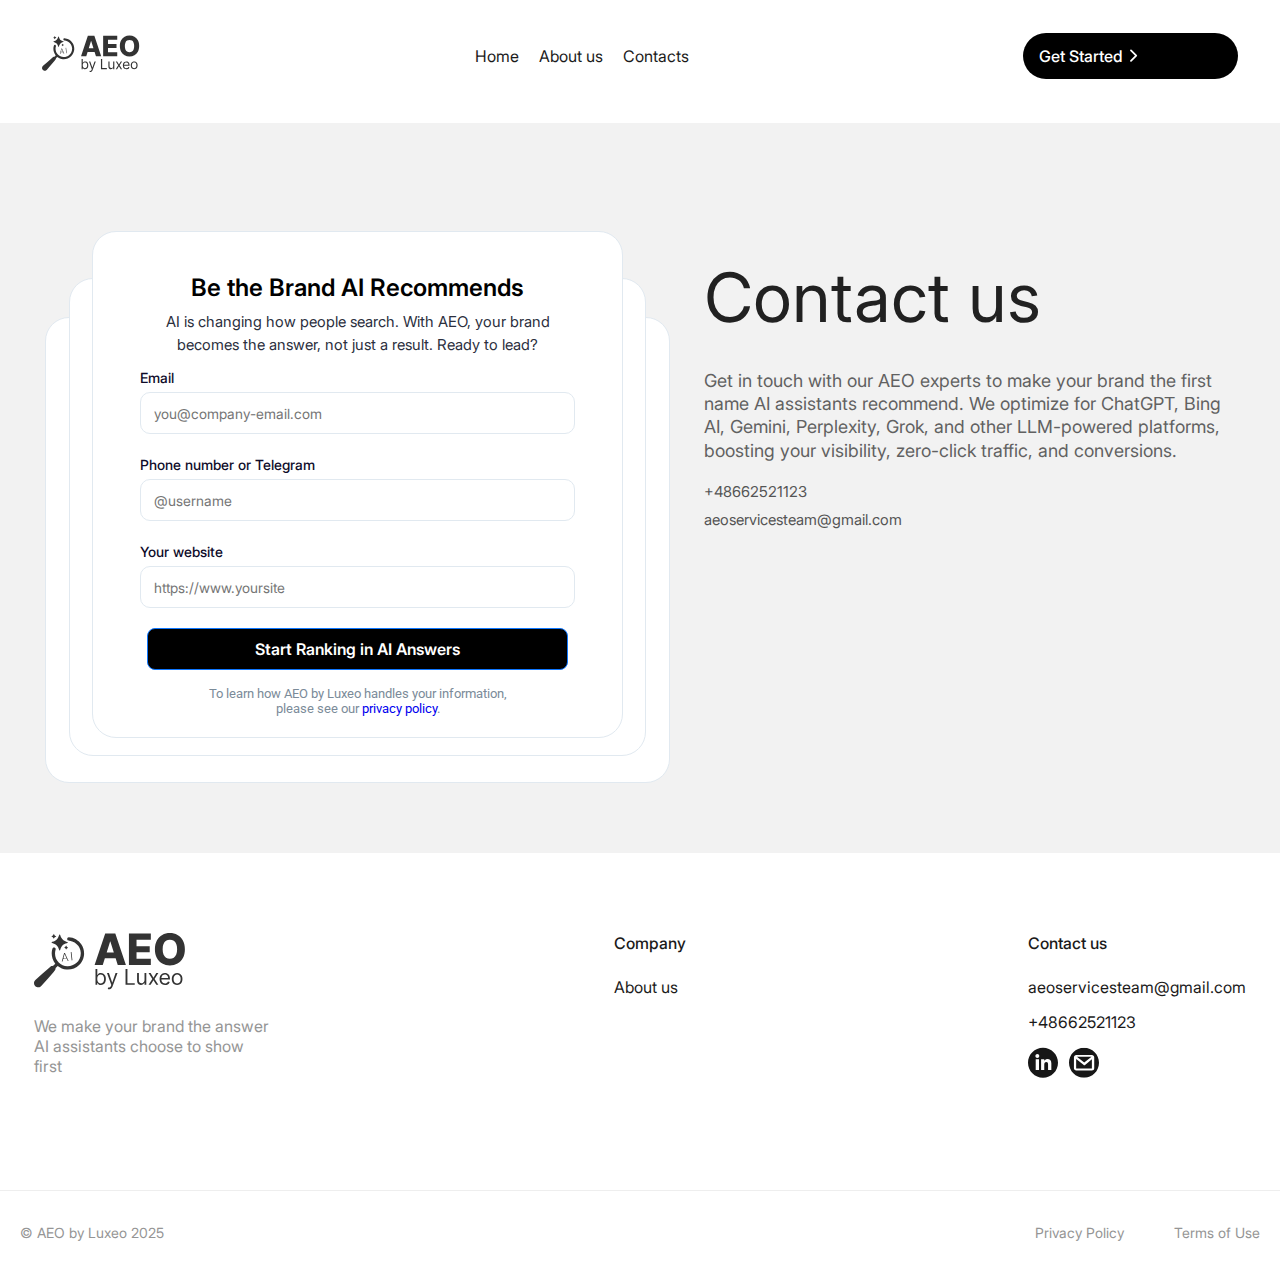
<file: contacts.html>
<!DOCTYPE html>
<html lang="en">
  <head>
    <meta charset="UTF-8" />
    <meta name="viewport" content="width=device-width, initial-scale=1.0" />
    <title>Contacts — Luxeo</title>

    <link rel="stylesheet" href="./css/contacts.css" />
    <link rel="stylesheet" href="./css/base.css">

    <link rel="shortcut icon" href="./img/logo.png" type="image/x-icon" />
  </head>
  <body>
    <header>
      <div class="header__inner">
        <a href="index.html">
          <svg width="99" height="38" fill="none" xmlns="http://www.w3.org/2000/svg">
            <use xlink:href="#header-logo"></use>
          </svg>
        </a>
        <nav>
          <ul class="header__nav-list">
            <li class="header__nav-item"><a href="index.html" class="header__nav-link">Home</a></li>
            <li class="header__nav-item"><a href="about-us.html" class="header__nav-link">About us</a></li>
            <li class="header__nav-item"><a href="contacts.html" class="header__nav-link">Contacts</a></li>
          </ul>
        </nav>
        <a href="#form-section" class="header__button btn-primary">
          <span>Get Started</span>
          <svg width="14" height="14" xmlns="http://www.w3.org/2000/svg">
            <use xlink:href="#button-arrow-right"></use>
          </svg>
        </a>
        <button class="header__burger-button" aria-expanded="false" aria-controls="mobile-menu">
          <span></span>
          <span></span>
          <span></span>
        </button>
        <nav class="header__mobile-nav">
          <button class="header__close" aria-label="Close menu"></button>
          <ul class="header__mobile-list">
            <li class="header__mobile-nav-item"><a href="index.html" class="header__nav-link">Home</a></li>
            <li class="header__mobile-nav-item"><a href="about-us.html" class="header__nav-link">About us</a></li>
            <li class="header__mobile-nav-item"><a href="contacts.html" class="header__nav-link">Contacts</a></li>
            <li class="header__mobile-nav-item">
              <a href="#form-section" class="header__button-mobile btn-primary">
                <span>Get Started</span>
                <svg width="14" height="14" xmlns="http://www.w3.org/2000/svg">
                  <use xlink:href="#button-arrow-right"></use>
                </svg>
              </a>
            </li>
          </ul>
        </nav>
      </div>
    </header>
    <main>
      <section class="form-section" id="form-section">
        <div class="form-section__inner">
          <div class="contact-form">
            <div class="contact-form__wrapper">
              <div class="contact-form__wrapper">
                <form class="contact-form__form" action="sendForm.php" method="POST">
                  <h3 class="contact-form__title">Be the Brand AI Recommends</h3>
                  <p class="contact-form__descr">AI is changing how people search. With AEO, your brand becomes the answer, not just a result. Ready to lead?</p>

                  <div class="contact-form__input-cont">
                    <label for="email" class="contact-form__label">Email</label>
                    <input id="email" name="email" type="email" class="contact-form__input" placeholder="you@company-email.com" required />
                  </div>
                  <div class="contact-form__input-cont">
                    <label for="username-or-phone" class="contact-form__label">Phone number or Telegram</label>
                    <input id="username-or-phone" name="username-or-phone" type="text" class="contact-form__input" placeholder="@username" required />
                  </div>
                  <div class="contact-form__input-cont">
                    <label for="website" class="contact-form__label">Your website</label>
                    <input id="website" name="website" type="text" class="contact-form__input" placeholder="https://www.yoursite" required />
                  </div>

                  <button class="contact-form__button">
                    <span>Start Ranking in AI Answers</span>
                  </button>
                  <p class="contact-form__bottom-text">
                    To learn how AEO by Luxeo handles your information,<br />
                    please see our <a href="privacy-policy.html">privacy policy</a>.
                  </p>
                </form>
              </div>
            </div>
          </div>
          <div class="form-section__right">
            <h2 class="form-section__title">Contact us</h2>
            <p class="form-section__text">Get in touch with our AEO experts to make your brand the first name AI assistants recommend. We optimize for ChatGPT, Bing AI, Gemini, Perplexity, Grok, and other LLM-powered platforms, boosting your visibility, zero-click traffic, and conversions.</p>
            <ul class="form-section__list">
              <li class="form-section__list-item">+48662521123</li>
              <li class="form-section__list-item"><a href="mailto:aeoservicesteam@gmail.com">aeoservicesteam@gmail.com</a></li>
            </ul>
          </div>
        </div>
      </section>
    </main>
    <footer class="footer">
      <div class="footer__top">
        <div class="footer__info">
          <a href="index.html">
            <svg width="154" height="57" fill="none" xmlns="http://www.w3.org/2000/svg">
              <use xlink:href="#footer-logo"></use>
            </svg>
          </a>
          <p class="footer__descr">We make your brand the answer AI assistants choose to show first</p>
        </div>
        <!-- <div class="footer__list-cont">
          <h4 class="footer__list-title">Services</h4>
          <ul class="footer__list">
            <li class="footer__list-item"><a href="#" class="footer__list-link">Bing optimization</a></li>
            <li class="footer__list-item"><a href="#" class="footer__list-link">Link inserts</a></li>
            <li class="footer__list-item"><a href="#" class="footer__list-link">Content for LLMs</a></li>
            <li class="footer__list-item"><a href="#" class="footer__list-link">Indexing Optimization</a></li>
            <li class="footer__list-item"><a href="#" class="footer__list-link">AI Traffic Analytics</a></li>
          </ul>
        </div> -->
        <div class="footer__list-cont">
          <h4 class="footer__list-title">Company</h4>
          <ul class="footer__list">
            <li class="footer__list-item"><a href="about-us.html" class="footer__list-link">About us</a></li>
            <!-- <li class="footer__list-item"><a href="#" class="footer__list-link">Projects</a></li>
            <li class="footer__list-item"><a href="#" class="footer__list-link">Blog</a></li> -->
          </ul>
        </div>
        <div class="footer__contact">
          <p class="footer__contact-title">Contact us</p>
          <a href="mailto:aeoservicesteam@gmail.com" class="footer__contact-email">aeoservicesteam@gmail.com</a>
          <span class="footer__contact-telegram">+48662521123</span>
          <div class="footer__socials">
            <a href="https://www.linkedin.com/company/aeo-agency-team">
              <svg width="30" height="31" viewBox="0 0 30 31" fill="none" xmlns="http://www.w3.org/2000/svg">
                <path
                  d="M15 0.75C6.71566 0.75 0 7.46566 0 15.75C0 24.0343 6.71566 30.7499 15 30.7499C23.2843 30.7499 30 24.0343 30 15.75C29.9999 7.46566 23.2842 0.75 15 0.75ZM10.9979 23.0018H7.70455V12.3617H10.9979V23.0018ZM9.33556 10.9684C8.25997 10.9684 7.38802 10.0893 7.38802 9.00509C7.38802 7.92077 8.26009 7.04176 9.33556 7.04176C10.411 7.04176 11.283 7.92077 11.283 9.00509C11.283 10.0894 10.4111 10.9684 9.33556 10.9684ZM23.3399 23.0018H20.0625V17.4166C20.0625 15.8848 19.4807 15.0297 18.2694 15.0297C16.9511 15.0297 16.2624 15.9203 16.2624 17.4166V23.0018H13.1037V12.3617H16.2624V13.7948C16.2624 13.7948 17.2126 12.0372 19.4687 12.0372C21.7249 12.0372 23.34 13.4148 23.34 16.2647L23.3399 23.0018Z"
                  fill="#171717"
                />
              </svg>
            </a>

            <a href="mailto:aeoservicesteam@gmail.com"
              ><svg width="30" height="31" viewBox="0 0 30 31" fill="none" xmlns="http://www.w3.org/2000/svg">
                <g clip-path="url(#clip0_25_22)">
                  <path
                    fill-rule="evenodd"
                    clip-rule="evenodd"
                    d="M15 0.75C23.28 0.75 30 7.47 30 15.75C30 24.03 23.28 30.75 15 30.75C6.72 30.75 0 24.03 0 15.75C0 7.47 6.72 0.75 15 0.75ZM22.51 9.77L7.95 9.73L15.23 15.51L22.51 9.77ZM13.51 17.12L7.15 12.12V21.62H22.88V12.32L16.98 17.14C14.98 18.77 15.58 18.74 13.51 17.12ZM7.23 7.91H22.92C24.19 7.91 25.22 8.95 25.22 10.21V21.21C25.22 22.48 24.18 23.51 22.92 23.51H7.23C5.96 23.51 4.93 22.47 4.93 21.21V10.21C4.93 8.94 5.97 7.91 7.23 7.91Z"
                    fill="#171717"
                  />
                </g>
                <defs>
                  <clipPath id="clip0_25_22">
                    <rect width="30" height="30" fill="white" transform="translate(0 0.75)" />
                  </clipPath>
                </defs>
              </svg>
            </a>
          </div>
        </div>
      </div>
      <div class="footer__bottom">
        <div class="footer__line"></div>
        <div class="footer__bottom-cont">
          <p class="footer__copy">© AEO by Luxeo 2025</p>
          <div class="footer__bottom-cont-right">
            <a href="privacy-policy.html" class="footer__privacy-link">Privacy Policy</a>
            <a href="terms-of-use.html" class="footer__terms-link">Terms of Use</a>
          </div>
        </div>
      </div>
    </footer>

    <script src="./js/main.js"></script>

    <svg style="display: none" aria-hidden="true">
      <symbol id="header-logo" viewBox="0 0 99 38">
        <g clip-path="url(#clip0_23_1479)">
          <path
            d="M44.2819 21.2424H39.0282L45.8521 0.856748H52.3599L59.1837 21.2424H53.9301L49.18 5.99298H49.022L44.2819 21.2424ZM43.5807 13.2195H54.5621V16.9623H43.5807V13.2195ZM61.1386 21.2424V0.856748H75.2406V4.85823H66.0269V9.03887H74.5198V13.0503H66.0269V17.2409H75.2406V21.2424H61.1386ZM97.1685 11.0496C97.1685 13.2925 96.7408 15.1938 95.8848 16.7532C95.0289 18.3126 93.8704 19.4971 92.4087 20.3068C90.9538 21.1163 89.3214 21.5212 87.5104 21.5212C85.6934 21.5212 84.0577 21.113 82.6027 20.2968C81.1478 19.4806 79.992 18.296 79.1366 16.7432C78.2873 15.1838 77.8624 13.2859 77.8624 11.0496C77.8624 8.80661 78.2873 6.90543 79.1366 5.34598C79.992 3.78652 81.1478 2.60201 82.6027 1.79242C84.0577 0.982831 85.6934 0.578037 87.5104 0.578037C89.3214 0.578037 90.9538 0.982831 92.4087 1.79242C93.8704 2.60201 95.0289 3.78652 95.8848 5.34598C96.7408 6.90543 97.1685 8.80661 97.1685 11.0496ZM92.1718 11.0496C92.1718 9.72242 91.9844 8.60093 91.6089 7.68517C91.2402 6.76937 90.7068 6.07593 90.0094 5.60478C89.318 5.13363 88.4849 4.89805 87.5104 4.89805C86.5427 4.89805 85.7101 5.13363 85.0121 5.60478C84.3141 6.07593 83.7779 6.76937 83.4025 7.68517C83.0337 8.60093 82.8497 9.72242 82.8497 11.0496C82.8497 12.3768 83.0337 13.4983 83.4025 14.414C83.7779 15.3298 84.3141 16.0232 85.0121 16.4944C85.7101 16.9656 86.5427 17.2011 87.5104 17.2011C88.4849 17.2011 89.318 16.9656 90.0094 16.4944C90.7068 16.0232 91.2402 15.3298 91.6089 14.414C91.9844 13.4983 92.1718 12.3768 92.1718 11.0496Z"
            fill="#333333"
          />
          <path
            d="M39.601 34.1364V23.9435H40.7663V27.7061H40.865C40.9506 27.5734 41.0691 27.4042 41.2205 27.1985C41.3752 26.9894 41.5958 26.8036 41.8822 26.6411C42.1718 26.4751 42.5636 26.3922 43.0573 26.3922C43.6959 26.3922 44.2588 26.5531 44.746 26.8749C45.2332 27.1968 45.6134 27.653 45.8866 28.2436C46.1598 28.8342 46.2965 29.531 46.2965 30.3339C46.2965 31.1436 46.1598 31.8453 45.8866 32.4392C45.6134 33.0298 45.2348 33.4877 44.751 33.8128C44.2671 34.1347 43.7091 34.2956 43.0771 34.2956C42.5899 34.2956 42.1998 34.2143 41.9069 34.0518C41.6139 33.8858 41.3884 33.6984 41.2304 33.4894C41.0724 33.277 40.9506 33.1011 40.865 32.9618H40.7268V34.1364H39.601ZM40.7465 30.314C40.7465 30.8914 40.8304 31.4007 40.9983 31.842C41.1662 32.28 41.4114 32.6233 41.734 32.8722C42.0567 33.1177 42.4517 33.2405 42.9191 33.2405C43.4063 33.2405 43.8128 33.1111 44.1387 32.8523C44.4679 32.5902 44.7147 32.2385 44.8793 31.7972C45.0472 31.3526 45.1312 30.8582 45.1312 30.314C45.1312 29.7765 45.0488 29.2921 44.8843 28.8608C44.723 28.4261 44.4778 28.0827 44.1486 27.8306C43.8227 27.575 43.4128 27.4473 42.9191 27.4473C42.445 27.4473 42.0468 27.5684 41.7242 27.8107C41.4016 28.0495 41.158 28.3847 40.9934 28.816C40.8288 29.244 40.7465 29.7433 40.7465 30.314ZM48.3354 37.0031C48.1379 37.0031 47.9618 36.9865 47.8071 36.9534C47.6524 36.9235 47.5454 36.8936 47.4861 36.8638L47.7824 35.8286C48.0655 35.9015 48.3157 35.9281 48.5329 35.9082C48.7502 35.8883 48.9428 35.7904 49.1106 35.6145C49.2818 35.442 49.4382 35.1616 49.5797 34.7734L49.797 34.1762L46.9924 26.4917H48.2564L50.35 32.5835H50.429L52.5226 26.4917H53.7866L50.5673 35.2512C50.4224 35.646 50.243 35.9729 50.029 36.2317C49.8151 36.4938 49.5666 36.6879 49.2835 36.814C49.0037 36.9401 48.6876 37.0031 48.3354 37.0031ZM58.9484 34.1364V23.9435H60.1731V33.0414H64.8734V34.1364H58.9484ZM71.1688 31.0108V26.4917H72.334V34.1364H71.1688V32.8424H71.0898C70.9124 33.2305 70.6354 33.5607 70.2605 33.8328C69.8851 34.1015 69.4112 34.2359 68.8384 34.2359C68.3645 34.2359 67.9429 34.1314 67.5742 33.9224C67.2054 33.71 66.9157 33.3915 66.7054 32.9668C66.4946 32.5387 66.389 31.9996 66.389 31.3493V26.4917H67.5547V31.2696C67.5547 31.8271 67.7093 32.2717 68.0186 32.6034C68.3311 32.9353 68.7299 33.1011 69.2138 33.1011C69.503 33.1011 69.7978 33.0265 70.0976 32.8772C70.4001 32.7279 70.6537 32.4989 70.8579 32.1904C71.0653 31.8818 71.1688 31.4886 71.1688 31.0108ZM75.1149 26.4917L76.9319 29.6173L78.7489 26.4917H80.0921L77.6433 30.314L80.0921 34.1364H78.7489L76.9319 31.1701L75.1149 34.1364H73.7723L76.1816 30.314L73.7723 26.4917H75.1149ZM84.4003 34.2956C83.6695 34.2956 83.0388 34.1331 82.5087 33.8079C81.982 33.4794 81.5755 33.0215 81.2896 32.4342C81.0065 31.8437 80.8647 31.1568 80.8647 30.3738C80.8647 29.5907 81.0065 28.9006 81.2896 28.3034C81.5755 27.7028 81.9742 27.235 82.4842 26.8998C82.9976 26.5614 83.5966 26.3922 84.2818 26.3922C84.6767 26.3922 85.0666 26.4586 85.452 26.5913C85.8369 26.724 86.1873 26.9396 86.5038 27.2383C86.8197 27.5336 87.0716 27.9251 87.2591 28.4129C87.4465 28.9006 87.5405 29.5012 87.5405 30.2145V30.7122H81.6945V29.6969H86.3553C86.3553 29.2656 86.2696 28.8807 86.0989 28.5422C85.9309 28.2038 85.6906 27.9367 85.3775 27.741C85.0683 27.5452 84.7029 27.4473 84.2818 27.4473C83.8174 27.4473 83.4158 27.5634 83.0766 27.7957C82.7412 28.0246 82.4826 28.3233 82.3018 28.6915C82.1205 29.0599 82.0299 29.4547 82.0299 29.8761V30.553C82.0299 31.1303 82.1288 31.6197 82.3263 32.0211C82.5271 32.4193 82.8052 32.7229 83.1606 32.932C83.516 33.1376 83.9292 33.2405 84.4003 33.2405C84.7062 33.2405 84.9826 33.1973 85.2295 33.1111C85.4798 33.0215 85.6956 32.8888 85.8764 32.7129C86.0577 32.5338 86.1973 32.3115 86.2963 32.046L87.422 32.3646C87.3035 32.7494 87.1044 33.0879 86.8247 33.3799C86.5449 33.6685 86.199 33.8941 85.7874 34.0568C85.3758 34.216 84.9136 34.2956 84.4003 34.2956ZM92.1718 34.2956C91.4871 34.2956 90.8865 34.1314 90.3692 33.8029C89.8559 33.4744 89.4543 33.0149 89.1645 32.4243C88.8781 31.8337 88.7352 31.1436 88.7352 30.3538C88.7352 29.5576 88.8781 28.8624 89.1645 28.2685C89.4543 27.6746 89.8559 27.2134 90.3692 26.8849C90.8865 26.5564 91.4871 26.3922 92.1718 26.3922C92.8564 26.3922 93.4554 26.5564 93.9688 26.8849C94.486 27.2134 94.8876 27.6746 95.174 28.2685C95.4633 28.8624 95.6084 29.5576 95.6084 30.3538C95.6084 31.1436 95.4633 31.8337 95.174 32.4243C94.8876 33.0149 94.486 33.4744 93.9688 33.8029C93.4554 34.1314 92.8564 34.2956 92.1718 34.2956ZM92.1718 33.2405C92.6918 33.2405 93.1195 33.1061 93.4555 32.8374C93.7914 32.5686 94.04 32.2153 94.2013 31.7773C94.3626 31.3393 94.4432 30.8648 94.4432 30.3538C94.4432 29.8429 94.3626 29.3668 94.2013 28.9255C94.04 28.4842 93.7914 28.1275 93.4555 27.8554C93.1195 27.5833 92.6918 27.4473 92.1718 27.4473C91.6518 27.4473 91.2235 27.5833 90.8881 27.8554C90.5522 28.1275 90.3036 28.4842 90.1423 28.9255C89.981 29.3668 89.9004 29.8429 89.9004 30.3538C89.9004 30.8648 89.981 31.3393 90.1423 31.7773C90.3036 32.2153 90.5522 32.5686 90.8881 32.8374C91.2235 33.1061 91.6518 33.2405 92.1718 33.2405Z"
            fill="#333333"
          />
          <path
            d="M13.3447 2.1168C13.0613 1.82226 12.9344 1.42061 12.7558 1.06061C12.5698 1.43251 12.4311 1.84755 12.13 2.14507C11.8364 2.40242 11.457 2.52292 11.1088 2.68209C11.4453 2.85019 11.8053 2.98407 12.0975 3.22655C12.4178 3.51217 12.5566 3.93614 12.7455 4.30952C12.9359 3.94804 13.082 3.54936 13.3683 3.24887C13.6679 2.99597 14.0472 2.87399 14.3911 2.69845C14.0354 2.51845 13.6443 2.39052 13.3447 2.1168Z"
            fill="#333333"
          />
          <path
            d="M17.6114 3.62822C17.1479 2.8859 17.0565 1.97103 16.5546 1.2555C16.2019 1.66013 16.0971 2.19715 15.9053 2.68359C15.6219 3.4259 15.25 4.15631 14.6788 4.71714C13.9321 5.48474 12.9181 5.90275 11.9234 6.23747C11.6784 6.34757 11.2785 6.39662 11.3316 6.75665C12.344 7.2312 13.4848 7.48555 14.3497 8.24276C15.5038 9.14421 15.8964 10.6199 16.4085 11.926C16.8011 11.8948 16.8468 11.4649 16.962 11.1718C17.3531 9.97581 17.936 8.75745 19.0031 8.03449C19.8355 7.41267 20.8553 7.16869 21.7895 6.76107C21.7423 6.29398 21.1962 6.28955 20.8627 6.13331C19.5373 5.71383 18.246 4.92094 17.6114 3.62822Z"
            fill="#333333"
          />
          <path
            d="M30.5503 7.98101C28.7689 5.21706 25.6342 3.35757 22.3534 3.25939C21.5387 3.27575 21.0857 4.34979 21.5683 4.98649C21.8708 5.45806 22.4892 5.40153 22.9703 5.49525C25.2387 5.79574 27.3477 7.11526 28.6346 9.01936C29.467 10.2139 29.9614 11.636 30.0898 13.088C30.2994 15.6883 29.2191 18.3615 27.2399 20.0514C25.6608 21.4602 23.5237 22.1861 21.4206 22.0894C19.3692 21.9793 17.3517 21.1001 15.9231 19.6006C13.8554 17.5284 13.0319 14.3018 13.8613 11.4813C14.0443 10.9771 13.9882 10.3002 13.4687 10.0235C12.8887 9.62779 12.0327 9.9655 11.8541 10.6438C11.2018 12.719 11.2476 14.9965 11.922 17.0613C12.2881 18.2871 12.9743 19.3716 13.6901 20.4144C13.24 20.8443 12.8518 21.3411 12.3574 21.722C11.9575 21.8187 11.5221 21.7889 11.1502 21.9912C10.7162 22.2293 10.3768 22.5997 10.0078 22.9254C7.02365 25.5704 4.038 28.2123 1.05972 30.8633C0.462 31.3824 0.00448575 32.1262 0.00300989 32.9414C-0.0530727 34.0646 0.68043 35.1535 1.71353 35.5596C2.56362 35.9419 3.5982 35.756 4.32875 35.1966C4.79512 34.8247 5.1567 34.3457 5.5419 33.8935C7.96971 31.1296 10.3783 28.3492 12.8061 25.5867C13.1809 25.1196 13.6901 24.6987 13.7846 24.0724C13.8746 23.76 13.8303 23.3881 14.0561 23.1322C14.428 22.7112 14.8428 22.3334 15.2442 21.9436C16.8691 23.2215 18.8423 24.0694 20.9071 24.2271C23.8765 24.5053 26.964 23.4461 29.0818 21.3159C30.6595 19.803 31.731 17.7635 32.0985 15.602C32.5589 12.9868 32.0203 10.1916 30.5503 7.98101Z"
            fill="#333333"
          />
          <path d="M21.9312 9.9951C21.332 9.75858 20.8833 9.2944 20.6811 8.6756C20.4863 9.29294 20.0391 9.75706 19.4399 9.98915C20.0185 10.2271 20.4671 10.6734 20.6797 11.27C20.9025 10.6764 21.3379 10.2182 21.9312 9.9951Z" fill="#333333" />
          <path d="M23.663 12.9275C23.7808 12.9071 24.0174 12.8632 24.135 12.8414C24.3497 14.632 24.5646 16.4242 24.7514 18.2182C24.6328 18.2341 24.3973 18.2672 24.279 18.2847C24.0639 16.5001 23.865 14.7143 23.663 12.9275Z" fill="#333333" />
          <path
            d="M19.9885 13.5908C19.9089 13.3442 19.5915 13.4723 19.4047 13.4366C18.9036 15.3011 18.3343 17.1494 17.8956 19.0303C18.0573 18.9982 18.2189 18.9675 18.3806 18.9369C18.5288 18.3947 18.686 17.8552 18.8193 17.3089C19.5688 17.2256 20.3217 17.166 21.0767 17.1272C21.2998 17.6383 21.5302 18.1461 21.762 18.6525C21.9349 18.6603 22.1064 18.6681 22.2792 18.6759C21.5337 16.972 20.7588 15.2822 19.9885 13.5908ZM20.8139 16.6856C20.1997 16.7448 19.5838 16.7967 18.9674 16.8248C19.1911 15.9163 19.4104 15.0048 19.71 14.1183C20.1193 14.9537 20.5479 15.7917 20.8139 16.6856Z"
            fill="#333333"
          />
        </g>
        <defs>
          <clipPath id="clip0_23_1479">
            <rect width="99" height="37" fill="white" transform="translate(0 0.5)" />
          </clipPath>
        </defs>
      </symbol>
      <symbol id="footer-logo" viewBox="0 0 154 57" fill="none">
        <g clip-path="url(#clip0_24_1498)">
          <path
            d="M68.7609 31.9544H60.603L71.1992 0.549483H81.3045L91.9004 31.9544H83.7427L76.3668 8.46206H76.1215L68.7609 31.9544ZM67.6722 19.5949H84.7241V25.3607H67.6722V19.5949ZM94.9361 31.9544V0.549483H116.834V6.71393H102.527V13.1544H115.714V19.3342H102.527V25.79H116.834V31.9544H94.9361ZM150.883 16.252C150.883 19.7073 150.219 22.6362 148.89 25.0386C147.561 27.441 145.762 29.2658 143.492 30.513C141.233 31.7602 138.698 32.3838 135.886 32.3838C133.065 32.3838 130.525 31.7551 128.266 30.4977C126.006 29.2402 124.212 27.4154 122.883 25.0232C121.565 22.6209 120.905 19.6971 120.905 16.252C120.905 12.7966 121.565 9.86772 122.883 7.46532C124.212 5.06292 126.006 3.23813 128.266 1.99092C130.525 0.743719 133.065 0.120117 135.886 0.120117C138.698 0.120117 141.233 0.743719 143.492 1.99092C145.762 3.23813 147.561 5.06292 148.89 7.46532C150.219 9.86772 150.883 12.7966 150.883 16.252ZM143.124 16.252C143.124 14.2074 142.833 12.4797 142.25 11.069C141.678 9.65811 140.85 8.58985 139.767 7.86401C138.693 7.13819 137.399 6.77527 135.886 6.77527C134.384 6.77527 133.091 7.13819 132.007 7.86401C130.923 8.58985 130.09 9.65811 129.507 11.069C128.935 12.4797 128.649 14.2074 128.649 16.252C128.649 18.2966 128.935 20.0243 129.507 21.435C130.09 22.8458 130.923 23.9141 132.007 24.6399C133.091 25.3658 134.384 25.7287 135.886 25.7287C137.399 25.7287 138.693 25.3658 139.767 24.6399C140.85 23.9141 141.678 22.8458 142.25 21.435C142.833 20.0243 143.124 18.2966 143.124 16.252Z"
            fill="#333333"
          />
          <path
            d="M61.4924 51.8177V36.1152H63.3019V41.9116H63.4552C63.5881 41.7072 63.7722 41.4465 64.0073 41.1296C64.2475 40.8075 64.59 40.5213 65.0347 40.2709C65.4845 40.0152 66.0928 39.8875 66.8595 39.8875C67.8511 39.8875 68.7252 40.1354 69.4817 40.6312C70.2382 41.127 70.8286 41.8298 71.2528 42.7397C71.677 43.6495 71.8892 44.7229 71.8892 45.9599C71.8892 47.2072 71.677 48.2882 71.2528 49.2032C70.8286 50.1131 70.2407 50.8184 69.4894 51.3193C68.738 51.8151 67.8716 52.0631 66.8902 52.0631C66.1337 52.0631 65.5279 51.9378 65.0731 51.6874C64.6181 51.4317 64.268 51.1429 64.0226 50.821C63.7773 50.4938 63.5881 50.2229 63.4552 50.0082H63.2406V51.8177H61.4924ZM63.2713 45.9293C63.2713 46.8186 63.4016 47.6032 63.6622 48.2831C63.923 48.9579 64.3037 49.4868 64.8047 49.8702C65.3056 50.2485 65.919 50.4376 66.6448 50.4376C67.4013 50.4376 68.0326 50.2383 68.5386 49.8395C69.0498 49.4358 69.4331 48.8939 69.6887 48.2141C69.9494 47.5291 70.0797 46.7676 70.0797 45.9293C70.0797 45.1012 69.9519 44.3549 69.6964 43.6904C69.4459 43.0209 69.0651 42.4918 68.554 42.1033C68.0479 41.7097 67.4115 41.513 66.6448 41.513C65.9087 41.513 65.2903 41.6995 64.7894 42.0727C64.2885 42.4407 63.9102 42.957 63.6546 43.6214C63.399 44.2808 63.2713 45.0501 63.2713 45.9293ZM75.0553 56.234C74.7486 56.234 74.4752 56.2084 74.235 56.1574C73.9947 56.1114 73.8286 56.0653 73.7365 56.0194L74.1966 54.4246C74.6362 54.537 75.0247 54.5779 75.362 54.5472C75.6993 54.5166 75.9984 54.3658 76.2591 54.0948C76.5249 53.8291 76.7677 53.3971 76.9875 52.7991L77.3248 51.879L72.9698 40.0408H74.9327L78.1836 49.4255H78.3062L81.5571 40.0408H83.5199L78.5209 53.5351C78.296 54.1434 78.0174 54.6469 77.6852 55.0456C77.3529 55.4494 76.9671 55.7485 76.5275 55.9427C76.093 56.1369 75.6023 56.234 75.0553 56.234ZM91.5351 51.8177V36.1152H93.4369V50.1309H100.735V51.8177H91.5351ZM110.511 47.0027V40.0408H112.32V51.8177H110.511V49.8243H110.388C110.113 50.4222 109.683 50.9308 109.101 51.35C108.518 51.7641 107.782 51.9711 106.892 51.9711C106.157 51.9711 105.502 51.81 104.929 51.4881C104.357 51.1609 103.907 50.6702 103.58 50.0159C103.253 49.3565 103.089 48.5259 103.089 47.524V40.0408H104.899V47.4014C104.899 48.2601 105.139 48.9451 105.619 49.4562C106.105 49.9674 106.724 50.2229 107.475 50.2229C107.924 50.2229 108.382 50.1079 108.848 49.8779C109.317 49.6479 109.711 49.2952 110.028 48.8198C110.35 48.3444 110.511 47.7387 110.511 47.0027ZM116.638 40.0408L119.46 44.8558L122.281 40.0408H124.367L120.565 45.9293L124.367 51.8177H122.281L119.46 47.248L116.638 51.8177H114.554L118.295 45.9293L114.554 40.0408H116.638ZM131.057 52.0631C129.922 52.0631 128.943 51.8126 128.12 51.3117C127.302 50.8056 126.67 50.1003 126.227 49.1955C125.787 48.2857 125.567 47.2276 125.567 46.0213C125.567 44.815 125.787 43.7518 126.227 42.8317C126.67 41.9065 127.29 41.1858 128.082 40.6695C128.879 40.1482 129.809 39.8875 130.873 39.8875C131.486 39.8875 132.092 39.9898 132.69 40.1942C133.288 40.3986 133.832 40.7309 134.323 41.1909C134.814 41.6459 135.205 42.249 135.496 43.0004C135.787 43.7518 135.933 44.677 135.933 45.776V46.5426H126.855V44.9786H134.093C134.093 44.3141 133.96 43.7211 133.694 43.1997C133.434 42.6784 133.061 42.2669 132.574 41.9653C132.094 41.6638 131.527 41.513 130.873 41.513C130.152 41.513 129.528 41.6918 129.001 42.0496C128.481 42.4023 128.079 42.8624 127.798 43.4297C127.517 43.9971 127.376 44.6054 127.376 45.2546V46.2973C127.376 47.1867 127.53 47.9407 127.836 48.5591C128.148 49.1725 128.58 49.6402 129.132 49.9623C129.684 50.2791 130.325 50.4376 131.057 50.4376C131.532 50.4376 131.961 50.3711 132.345 50.2383C132.733 50.1003 133.068 49.8958 133.349 49.6248C133.631 49.3488 133.847 49.0064 134.001 48.5975L135.749 49.0882C135.565 49.6811 135.256 50.2024 134.821 50.6523C134.387 51.097 133.85 51.4445 133.211 51.6951C132.572 51.9403 131.854 52.0631 131.057 52.0631ZM143.124 52.0631C142.061 52.0631 141.129 51.81 140.325 51.304C139.528 50.7979 138.905 50.09 138.455 49.1802C138.01 48.2703 137.788 47.2072 137.788 45.9906C137.788 44.7639 138.01 43.693 138.455 42.778C138.905 41.8631 139.528 41.1526 140.325 40.6466C141.129 40.1405 142.061 39.8875 143.124 39.8875C144.188 39.8875 145.118 40.1405 145.915 40.6466C146.718 41.1526 147.342 41.8631 147.786 42.778C148.235 43.693 148.461 44.7639 148.461 45.9906C148.461 47.2072 148.235 48.2703 147.786 49.1802C147.342 50.09 146.718 50.7979 145.915 51.304C145.118 51.81 144.188 52.0631 143.124 52.0631ZM143.124 50.4376C143.932 50.4376 144.596 50.2306 145.118 49.8166C145.639 49.4025 146.025 48.8582 146.276 48.1834C146.526 47.5088 146.652 46.7778 146.652 45.9906C146.652 45.2035 146.526 44.47 146.276 43.7901C146.025 43.1103 145.639 42.5608 145.118 42.1417C144.596 41.7225 143.932 41.513 143.124 41.513C142.317 41.513 141.652 41.7225 141.131 42.1417C140.61 42.5608 140.224 43.1103 139.973 43.7901C139.723 44.47 139.597 45.2035 139.597 45.9906C139.597 46.7778 139.723 47.5088 139.973 48.1834C140.224 48.8582 140.61 49.4025 141.131 49.8166C141.652 50.2306 142.317 50.4376 143.124 50.4376Z"
            fill="#333333"
          />
          <path
            d="M20.7217 2.49039C20.2816 2.03663 20.0846 1.41787 19.8072 0.863281C19.5185 1.43621 19.3031 2.07559 18.8356 2.53393C18.3796 2.93039 17.7906 3.11602 17.2498 3.36124C17.7723 3.6202 18.3314 3.82645 18.7851 4.2C19.2825 4.64001 19.4979 5.29315 19.7913 5.86836C20.0869 5.31148 20.3138 4.6973 20.7584 4.23438C21.2235 3.84479 21.8125 3.65687 22.3465 3.38645C21.7942 3.10915 21.1869 2.91207 20.7217 2.49039Z"
            fill="#333333"
          />
          <path
            d="M27.3469 4.81933C26.6274 3.67577 26.4853 2.26637 25.706 1.16406C25.1583 1.78741 24.9956 2.61471 24.6977 3.3641C24.2577 4.50766 23.6802 5.63289 22.7933 6.49686C21.6337 7.67938 20.0593 8.32335 18.5147 8.83899C18.1343 9.00861 17.5132 9.08418 17.5957 9.6388C19.1678 10.3699 20.9393 10.7617 22.2822 11.9282C24.0744 13.3169 24.684 15.5904 25.4792 17.6025C26.0888 17.5544 26.1598 16.8921 26.3386 16.4405C26.9459 14.5981 27.8511 12.7211 29.508 11.6074C30.8005 10.6494 32.3841 10.2736 33.8348 9.64563C33.7614 8.92605 32.9135 8.91922 32.3956 8.67853C30.3376 8.0323 28.3324 6.81082 27.3469 4.81933Z"
            fill="#333333"
          />
          <path
            d="M47.4384 11.5248C44.6723 7.26685 39.8047 4.40223 34.7103 4.25098C33.4452 4.27619 32.7417 5.93079 33.4911 6.91164C33.9608 7.63811 34.9211 7.55103 35.6682 7.69541C39.1906 8.15834 42.4654 10.1911 44.4637 13.1245C45.7563 14.9647 46.524 17.1556 46.7234 19.3923C47.0488 23.3982 45.3713 27.5163 42.2981 30.1198C39.846 32.29 36.5275 33.4083 33.2619 33.2594C30.0764 33.0898 26.9436 31.7354 24.7253 29.4253C21.5146 26.233 20.2358 21.2623 21.5238 16.9172C21.8079 16.1404 21.7208 15.0976 20.9141 14.6714C20.0135 14.0618 18.6843 14.582 18.407 15.627C17.3941 18.8239 17.4651 22.3325 18.5124 25.5134C19.0808 27.4017 20.1464 29.0724 21.2579 30.6789C20.5589 31.3412 19.9562 32.1067 19.1885 32.6933C18.5674 32.8423 17.8914 32.7964 17.3139 33.1081C16.6401 33.4748 16.113 34.0454 15.54 34.5473C10.9062 38.6219 6.27009 42.692 1.64541 46.7759C0.717272 47.5757 0.0068434 48.7215 0.00455169 49.9774C-0.0825334 51.7076 1.05645 53.3851 2.66065 54.0107C3.98067 54.5997 5.58716 54.3133 6.72156 53.4516C7.44574 52.8787 8.00721 52.1407 8.60535 51.4441C12.3753 47.1861 16.1153 42.9029 19.8852 38.6471C20.4673 37.9276 21.2579 37.2791 21.4046 36.3142C21.5444 35.833 21.4756 35.2601 21.8262 34.8659C22.4037 34.2173 23.0477 33.6352 23.6711 33.0348C26.1942 35.0034 29.2582 36.3096 32.4644 36.5526C37.0753 36.9811 41.8696 35.3494 45.1581 32.0677C47.608 29.737 49.2718 26.5951 49.8424 23.2653C50.5574 19.2364 49.721 14.9303 47.4384 11.5248Z"
            fill="#333333"
          />
          <path d="M34.0548 14.6275C33.1243 14.2631 32.4277 13.548 32.1137 12.5947C31.8112 13.5458 31.1168 14.2608 30.1864 14.6183C31.0848 14.9849 31.7815 15.6725 32.1114 16.5915C32.4575 15.677 33.1336 14.9712 34.0548 14.6275Z" fill="#333333" />
          <path d="M36.7439 19.1453C36.9269 19.1139 37.2943 19.0463 37.4769 19.0127C37.8102 21.7712 38.1439 24.5321 38.4339 27.2958C38.2498 27.3204 37.8842 27.3714 37.7005 27.3983C37.3665 24.6491 37.0577 21.8979 36.7439 19.1453Z" fill="#333333" />
          <path
            d="M31.0381 20.1669C30.9145 19.787 30.4217 19.9843 30.1315 19.9293C29.3536 22.8017 28.4695 25.649 27.7883 28.5466C28.0393 28.4971 28.2904 28.4499 28.5414 28.4027C28.7716 27.5674 29.0156 26.7364 29.2227 25.8948C30.3864 25.7665 31.5556 25.6747 32.7279 25.6149C33.0743 26.4022 33.432 27.1846 33.7921 27.9646C34.0605 27.9766 34.3267 27.9887 34.5952 28.0007C33.4375 25.3758 32.2343 22.7726 31.0381 20.1669ZM32.3198 24.9345C31.366 25.0258 30.4097 25.1057 29.4526 25.149C29.8 23.7494 30.1405 22.3453 30.6057 20.9795C31.2413 22.2665 31.9068 23.5575 32.3198 24.9345Z"
            fill="#333333"
          />
        </g>
        <defs>
          <clipPath id="clip0_24_1498">
            <rect width="153.727" height="57" fill="white" />
          </clipPath>
        </defs>
      </symbol>
      <symbol id="button-arrow-right" viewBox="0 0 14 14" fill="none" xmlns="http://www.w3.org/2000/svg">
        <path d="M3.96875 11.9004L9.21875 6.65039L3.96875 1.40039" stroke="white" stroke-width="1.8" stroke-linecap="round" stroke-linejoin="round" />
      </symbol>
    </svg>
  </body>
</html>
</file>
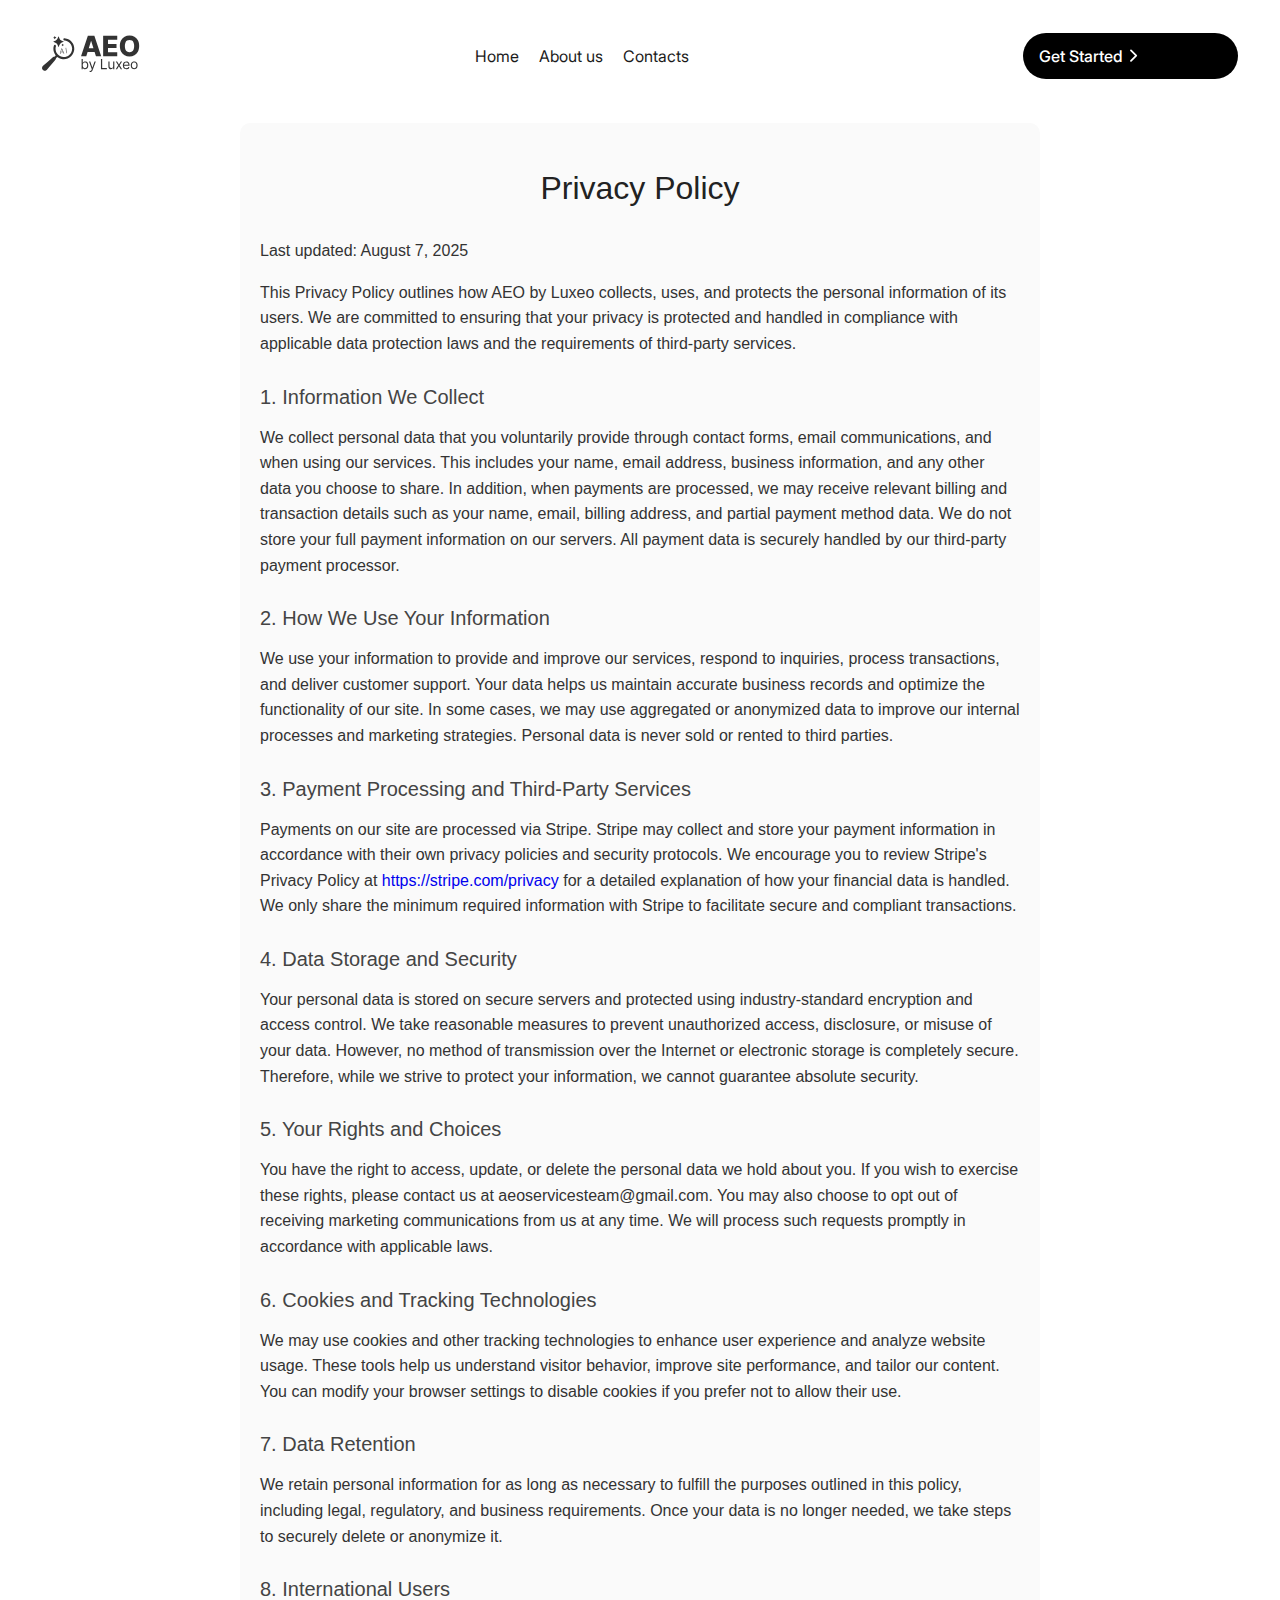
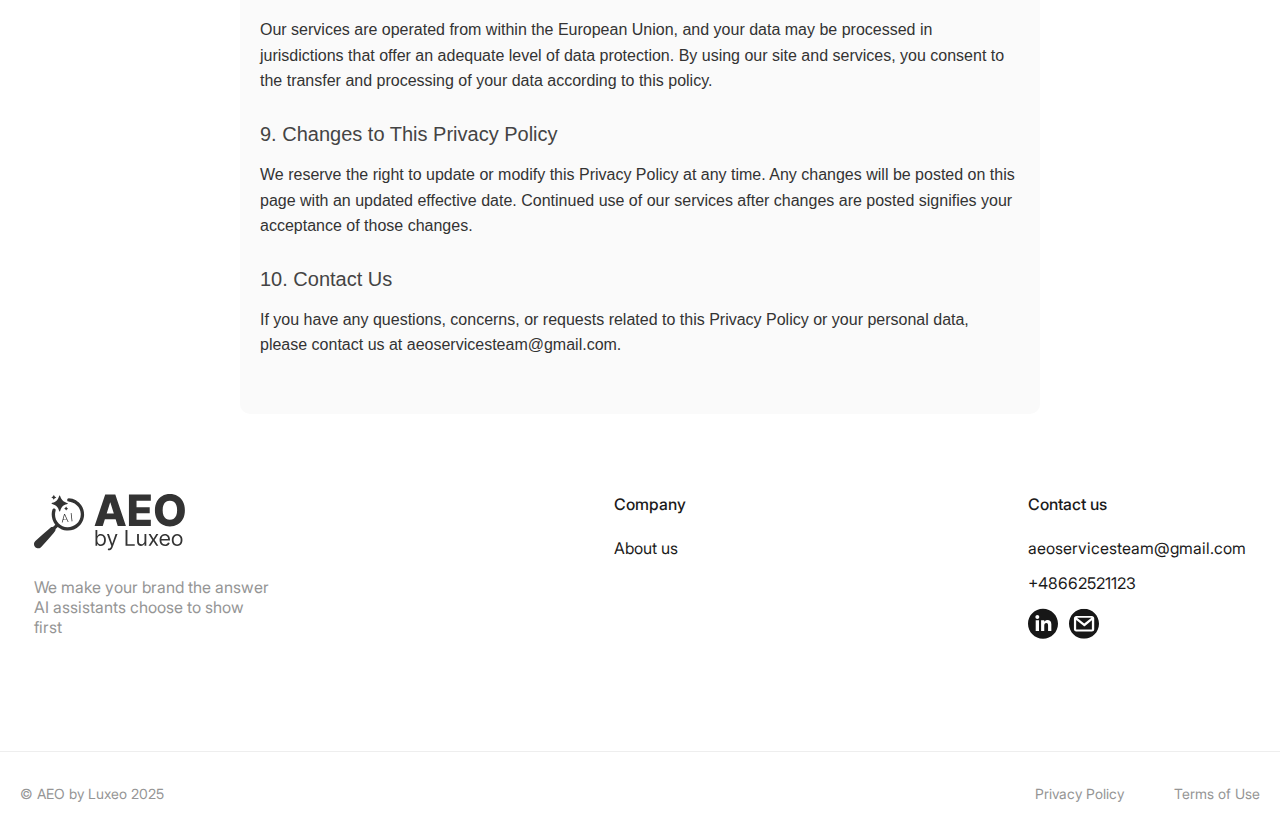
<file: privacy-policy.html>
<!DOCTYPE html>
<html lang="en">
  <head>
    <meta charset="UTF-8" />
    <meta name="viewport" content="width=device-width, initial-scale=1.0" />
    <title>Privacy Policy — Luxeo</title>

    <link rel="stylesheet" href="./css/base.css" />
    <link rel="stylesheet" href="./css/privacy-and-terms.css" />

    <link rel="shortcut icon" href="./img/logo.png" type="image/x-icon" />
  </head>
  <body>
    <header>
      <div class="header__inner">
        <a href="index.html">
          <svg width="99" height="38" fill="none" xmlns="http://www.w3.org/2000/svg">
            <use xlink:href="#header-logo"></use>
          </svg>
        </a>
        <nav>
          <ul class="header__nav-list">
            <li class="header__nav-item"><a href="/" class="header__nav-link">Home</a></li>
            <li class="header__nav-item"><a href="about-us.html" class="header__nav-link">About us</a></li>
            <li class="header__nav-item"><a href="contacts.html" class="header__nav-link">Contacts</a></li>
          </ul>
        </nav>
        <a href="contacts.html" class="header__button btn-primary">
          <span>Get Started</span>
          <svg width="14" height="14" xmlns="http://www.w3.org/2000/svg">
            <use xlink:href="#button-arrow-right"></use>
          </svg>
        </a>
        <button class="header__burger-button" aria-expanded="false" aria-controls="mobile-menu">
          <span></span>
          <span></span>
          <span></span>
        </button>
        <nav class="header__mobile-nav">
          <button class="header__close" aria-label="Close menu"></button>
          <ul class="header__mobile-list">
            <li class="header__mobile-nav-item"><a href="index.html" class="header__nav-link">Home</a></li>
            <li class="header__mobile-nav-item"><a href="about-us.html" class="header__nav-link">About us</a></li>
            <li class="header__mobile-nav-item"><a href="contacts.html" class="header__nav-link">Contacts</a></li>
            <li class="header__mobile-nav-item">
              <a href="contacts.html" class="header__button-mobile btn-primary">
                <span>Get Started</span>
                <svg width="14" height="14" xmlns="http://www.w3.org/2000/svg">
                  <use xlink:href="#button-arrow-right"></use>
                </svg>
              </a>
            </li>
          </ul>
        </nav>
      </div>
    </header>
    <main>
      <section class="privacy-policy-section">
        <h1>Privacy Policy</h1>

        <p>Last updated: August 7, 2025</p>
        <p>This Privacy Policy outlines how AEO by Luxeo collects, uses, and protects the personal information of its users. We are committed to ensuring that your privacy is protected and handled in compliance with applicable data protection laws and the requirements of third-party services.</p>

        <h3>1. Information We Collect</h3>
        <p>
          We collect personal data that you voluntarily provide through contact forms, email communications, and when using our services. This includes your name, email address, business information, and any other data you choose to share. In addition, when payments are processed, we may receive
          relevant billing and transaction details such as your name, email, billing address, and partial payment method data. We do not store your full payment information on our servers. All payment data is securely handled by our third-party payment processor.
        </p>

        <h3>2. How We Use Your Information</h3>
        <p>
          We use your information to provide and improve our services, respond to inquiries, process transactions, and deliver customer support. Your data helps us maintain accurate business records and optimize the functionality of our site. In some cases, we may use aggregated or anonymized data
          to improve our internal processes and marketing strategies. Personal data is never sold or rented to third parties.
        </p>

        <h3>3. Payment Processing and Third-Party Services</h3>
        <p>
          Payments on our site are processed via Stripe. Stripe may collect and store your payment information in accordance with their own privacy policies and security protocols. We encourage you to review Stripe's Privacy Policy at
          <a href="https://stripe.com/privacy">https://stripe.com/privacy</a> for a detailed explanation of how your financial data is handled. We only share the minimum required information with Stripe to facilitate secure and compliant transactions.
        </p>

        <h3>4. Data Storage and Security</h3>
        <p>
          Your personal data is stored on secure servers and protected using industry-standard encryption and access control. We take reasonable measures to prevent unauthorized access, disclosure, or misuse of your data. However, no method of transmission over the Internet or electronic storage is
          completely secure. Therefore, while we strive to protect your information, we cannot guarantee absolute security.
        </p>

        <h3>5. Your Rights and Choices</h3>
        <p>
          You have the right to access, update, or delete the personal data we hold about you. If you wish to exercise these rights, please contact us at aeoservicesteam@gmail.com. You may also choose to opt out of receiving marketing communications from us at any time. We will process such requests
          promptly in accordance with applicable laws.
        </p>

        <h3>6. Cookies and Tracking Technologies</h3>
        <p>
          We may use cookies and other tracking technologies to enhance user experience and analyze website usage. These tools help us understand visitor behavior, improve site performance, and tailor our content. You can modify your browser settings to disable cookies if you prefer not to allow
          their use.
        </p>

        <h3>7. Data Retention</h3>
        <p>We retain personal information for as long as necessary to fulfill the purposes outlined in this policy, including legal, regulatory, and business requirements. Once your data is no longer needed, we take steps to securely delete or anonymize it.</p>

        <h3>8. International Users</h3>
        <p>Our services are operated from within the European Union, and your data may be processed in jurisdictions that offer an adequate level of data protection. By using our site and services, you consent to the transfer and processing of your data according to this policy.</p>

        <h3>9. Changes to This Privacy Policy</h3>
        <p>We reserve the right to update or modify this Privacy Policy at any time. Any changes will be posted on this page with an updated effective date. Continued use of our services after changes are posted signifies your acceptance of those changes.</p>

        <h3>10. Contact Us</h3>
        <p>If you have any questions, concerns, or requests related to this Privacy Policy or your personal data, please contact us at aeoservicesteam@gmail.com.</p>
      </section>
    </main>
    <footer class="footer">
      <div class="footer__top">
        <div class="footer__info">
          <a href="index.html">
            <svg width="154" height="57" fill="none" xmlns="http://www.w3.org/2000/svg">
              <use xlink:href="#footer-logo"></use>
            </svg>
          </a>
          <p class="footer__descr">We make your brand the answer AI assistants choose to show first</p>
        </div>
        <!-- <div class="footer__list-cont">
          <h4 class="footer__list-title">Services</h4>
          <ul class="footer__list">
            <li class="footer__list-item"><a href="#" class="footer__list-link">Bing optimization</a></li>
            <li class="footer__list-item"><a href="#" class="footer__list-link">Link inserts</a></li>
            <li class="footer__list-item"><a href="#" class="footer__list-link">Content for LLMs</a></li>
            <li class="footer__list-item"><a href="#" class="footer__list-link">Indexing Optimization</a></li>
            <li class="footer__list-item"><a href="#" class="footer__list-link">AI Traffic Analytics</a></li>
          </ul>
        </div> -->
        <div class="footer__list-cont">
          <h4 class="footer__list-title">Company</h4>
          <ul class="footer__list">
            <li class="footer__list-item"><a href="about-us.html" class="footer__list-link">About us</a></li>
            <!-- <li class="footer__list-item"><a href="#" class="footer__list-link">Projects</a></li>
            <li class="footer__list-item"><a href="#" class="footer__list-link">Blog</a></li> -->
          </ul>
        </div>
        <div class="footer__contact">
          <p class="footer__contact-title">Contact us</p>
          <a href="mailto:aeoservicesteam@gmail.com" class="footer__contact-email">aeoservicesteam@gmail.com</a>
          <span class="footer__contact-telegram">+48662521123</span>
          <div class="footer__socials">
            <a href="https://www.linkedin.com/company/aeo-agency-team">
              <svg width="30" height="31" viewBox="0 0 30 31" fill="none" xmlns="http://www.w3.org/2000/svg">
                <path
                  d="M15 0.75C6.71566 0.75 0 7.46566 0 15.75C0 24.0343 6.71566 30.7499 15 30.7499C23.2843 30.7499 30 24.0343 30 15.75C29.9999 7.46566 23.2842 0.75 15 0.75ZM10.9979 23.0018H7.70455V12.3617H10.9979V23.0018ZM9.33556 10.9684C8.25997 10.9684 7.38802 10.0893 7.38802 9.00509C7.38802 7.92077 8.26009 7.04176 9.33556 7.04176C10.411 7.04176 11.283 7.92077 11.283 9.00509C11.283 10.0894 10.4111 10.9684 9.33556 10.9684ZM23.3399 23.0018H20.0625V17.4166C20.0625 15.8848 19.4807 15.0297 18.2694 15.0297C16.9511 15.0297 16.2624 15.9203 16.2624 17.4166V23.0018H13.1037V12.3617H16.2624V13.7948C16.2624 13.7948 17.2126 12.0372 19.4687 12.0372C21.7249 12.0372 23.34 13.4148 23.34 16.2647L23.3399 23.0018Z"
                  fill="#171717"
                />
              </svg>
            </a>

            <a href="mailto:aeoservicesteam@gmail.com"
              ><svg width="30" height="31" viewBox="0 0 30 31" fill="none" xmlns="http://www.w3.org/2000/svg">
                <g clip-path="url(#clip0_25_22)">
                  <path
                    fill-rule="evenodd"
                    clip-rule="evenodd"
                    d="M15 0.75C23.28 0.75 30 7.47 30 15.75C30 24.03 23.28 30.75 15 30.75C6.72 30.75 0 24.03 0 15.75C0 7.47 6.72 0.75 15 0.75ZM22.51 9.77L7.95 9.73L15.23 15.51L22.51 9.77ZM13.51 17.12L7.15 12.12V21.62H22.88V12.32L16.98 17.14C14.98 18.77 15.58 18.74 13.51 17.12ZM7.23 7.91H22.92C24.19 7.91 25.22 8.95 25.22 10.21V21.21C25.22 22.48 24.18 23.51 22.92 23.51H7.23C5.96 23.51 4.93 22.47 4.93 21.21V10.21C4.93 8.94 5.97 7.91 7.23 7.91Z"
                    fill="#171717"
                  />
                </g>
                <defs>
                  <clipPath id="clip0_25_22">
                    <rect width="30" height="30" fill="white" transform="translate(0 0.75)" />
                  </clipPath>
                </defs>
              </svg>
            </a>
          </div>
        </div>
      </div>
      <div class="footer__bottom">
        <div class="footer__line"></div>
        <div class="footer__bottom-cont">
          <p class="footer__copy">© AEO by Luxeo 2025</p>
          <div class="footer__bottom-cont-right">
            <a href="privacy-policy.html" class="footer__privacy-link">Privacy Policy</a>
            <a href="terms-of-use.html" class="footer__terms-link">Terms of Use</a>
          </div>
        </div>
      </div>
    </footer>

    <script src="./js/main.js"></script>

    <svg style="display: none" aria-hidden="true">
      <symbol id="header-logo" viewBox="0 0 99 38">
        <g clip-path="url(#clip0_23_1479)">
          <path
            d="M44.2819 21.2424H39.0282L45.8521 0.856748H52.3599L59.1837 21.2424H53.9301L49.18 5.99298H49.022L44.2819 21.2424ZM43.5807 13.2195H54.5621V16.9623H43.5807V13.2195ZM61.1386 21.2424V0.856748H75.2406V4.85823H66.0269V9.03887H74.5198V13.0503H66.0269V17.2409H75.2406V21.2424H61.1386ZM97.1685 11.0496C97.1685 13.2925 96.7408 15.1938 95.8848 16.7532C95.0289 18.3126 93.8704 19.4971 92.4087 20.3068C90.9538 21.1163 89.3214 21.5212 87.5104 21.5212C85.6934 21.5212 84.0577 21.113 82.6027 20.2968C81.1478 19.4806 79.992 18.296 79.1366 16.7432C78.2873 15.1838 77.8624 13.2859 77.8624 11.0496C77.8624 8.80661 78.2873 6.90543 79.1366 5.34598C79.992 3.78652 81.1478 2.60201 82.6027 1.79242C84.0577 0.982831 85.6934 0.578037 87.5104 0.578037C89.3214 0.578037 90.9538 0.982831 92.4087 1.79242C93.8704 2.60201 95.0289 3.78652 95.8848 5.34598C96.7408 6.90543 97.1685 8.80661 97.1685 11.0496ZM92.1718 11.0496C92.1718 9.72242 91.9844 8.60093 91.6089 7.68517C91.2402 6.76937 90.7068 6.07593 90.0094 5.60478C89.318 5.13363 88.4849 4.89805 87.5104 4.89805C86.5427 4.89805 85.7101 5.13363 85.0121 5.60478C84.3141 6.07593 83.7779 6.76937 83.4025 7.68517C83.0337 8.60093 82.8497 9.72242 82.8497 11.0496C82.8497 12.3768 83.0337 13.4983 83.4025 14.414C83.7779 15.3298 84.3141 16.0232 85.0121 16.4944C85.7101 16.9656 86.5427 17.2011 87.5104 17.2011C88.4849 17.2011 89.318 16.9656 90.0094 16.4944C90.7068 16.0232 91.2402 15.3298 91.6089 14.414C91.9844 13.4983 92.1718 12.3768 92.1718 11.0496Z"
            fill="#333333"
          />
          <path
            d="M39.601 34.1364V23.9435H40.7663V27.7061H40.865C40.9506 27.5734 41.0691 27.4042 41.2205 27.1985C41.3752 26.9894 41.5958 26.8036 41.8822 26.6411C42.1718 26.4751 42.5636 26.3922 43.0573 26.3922C43.6959 26.3922 44.2588 26.5531 44.746 26.8749C45.2332 27.1968 45.6134 27.653 45.8866 28.2436C46.1598 28.8342 46.2965 29.531 46.2965 30.3339C46.2965 31.1436 46.1598 31.8453 45.8866 32.4392C45.6134 33.0298 45.2348 33.4877 44.751 33.8128C44.2671 34.1347 43.7091 34.2956 43.0771 34.2956C42.5899 34.2956 42.1998 34.2143 41.9069 34.0518C41.6139 33.8858 41.3884 33.6984 41.2304 33.4894C41.0724 33.277 40.9506 33.1011 40.865 32.9618H40.7268V34.1364H39.601ZM40.7465 30.314C40.7465 30.8914 40.8304 31.4007 40.9983 31.842C41.1662 32.28 41.4114 32.6233 41.734 32.8722C42.0567 33.1177 42.4517 33.2405 42.9191 33.2405C43.4063 33.2405 43.8128 33.1111 44.1387 32.8523C44.4679 32.5902 44.7147 32.2385 44.8793 31.7972C45.0472 31.3526 45.1312 30.8582 45.1312 30.314C45.1312 29.7765 45.0488 29.2921 44.8843 28.8608C44.723 28.4261 44.4778 28.0827 44.1486 27.8306C43.8227 27.575 43.4128 27.4473 42.9191 27.4473C42.445 27.4473 42.0468 27.5684 41.7242 27.8107C41.4016 28.0495 41.158 28.3847 40.9934 28.816C40.8288 29.244 40.7465 29.7433 40.7465 30.314ZM48.3354 37.0031C48.1379 37.0031 47.9618 36.9865 47.8071 36.9534C47.6524 36.9235 47.5454 36.8936 47.4861 36.8638L47.7824 35.8286C48.0655 35.9015 48.3157 35.9281 48.5329 35.9082C48.7502 35.8883 48.9428 35.7904 49.1106 35.6145C49.2818 35.442 49.4382 35.1616 49.5797 34.7734L49.797 34.1762L46.9924 26.4917H48.2564L50.35 32.5835H50.429L52.5226 26.4917H53.7866L50.5673 35.2512C50.4224 35.646 50.243 35.9729 50.029 36.2317C49.8151 36.4938 49.5666 36.6879 49.2835 36.814C49.0037 36.9401 48.6876 37.0031 48.3354 37.0031ZM58.9484 34.1364V23.9435H60.1731V33.0414H64.8734V34.1364H58.9484ZM71.1688 31.0108V26.4917H72.334V34.1364H71.1688V32.8424H71.0898C70.9124 33.2305 70.6354 33.5607 70.2605 33.8328C69.8851 34.1015 69.4112 34.2359 68.8384 34.2359C68.3645 34.2359 67.9429 34.1314 67.5742 33.9224C67.2054 33.71 66.9157 33.3915 66.7054 32.9668C66.4946 32.5387 66.389 31.9996 66.389 31.3493V26.4917H67.5547V31.2696C67.5547 31.8271 67.7093 32.2717 68.0186 32.6034C68.3311 32.9353 68.7299 33.1011 69.2138 33.1011C69.503 33.1011 69.7978 33.0265 70.0976 32.8772C70.4001 32.7279 70.6537 32.4989 70.8579 32.1904C71.0653 31.8818 71.1688 31.4886 71.1688 31.0108ZM75.1149 26.4917L76.9319 29.6173L78.7489 26.4917H80.0921L77.6433 30.314L80.0921 34.1364H78.7489L76.9319 31.1701L75.1149 34.1364H73.7723L76.1816 30.314L73.7723 26.4917H75.1149ZM84.4003 34.2956C83.6695 34.2956 83.0388 34.1331 82.5087 33.8079C81.982 33.4794 81.5755 33.0215 81.2896 32.4342C81.0065 31.8437 80.8647 31.1568 80.8647 30.3738C80.8647 29.5907 81.0065 28.9006 81.2896 28.3034C81.5755 27.7028 81.9742 27.235 82.4842 26.8998C82.9976 26.5614 83.5966 26.3922 84.2818 26.3922C84.6767 26.3922 85.0666 26.4586 85.452 26.5913C85.8369 26.724 86.1873 26.9396 86.5038 27.2383C86.8197 27.5336 87.0716 27.9251 87.2591 28.4129C87.4465 28.9006 87.5405 29.5012 87.5405 30.2145V30.7122H81.6945V29.6969H86.3553C86.3553 29.2656 86.2696 28.8807 86.0989 28.5422C85.9309 28.2038 85.6906 27.9367 85.3775 27.741C85.0683 27.5452 84.7029 27.4473 84.2818 27.4473C83.8174 27.4473 83.4158 27.5634 83.0766 27.7957C82.7412 28.0246 82.4826 28.3233 82.3018 28.6915C82.1205 29.0599 82.0299 29.4547 82.0299 29.8761V30.553C82.0299 31.1303 82.1288 31.6197 82.3263 32.0211C82.5271 32.4193 82.8052 32.7229 83.1606 32.932C83.516 33.1376 83.9292 33.2405 84.4003 33.2405C84.7062 33.2405 84.9826 33.1973 85.2295 33.1111C85.4798 33.0215 85.6956 32.8888 85.8764 32.7129C86.0577 32.5338 86.1973 32.3115 86.2963 32.046L87.422 32.3646C87.3035 32.7494 87.1044 33.0879 86.8247 33.3799C86.5449 33.6685 86.199 33.8941 85.7874 34.0568C85.3758 34.216 84.9136 34.2956 84.4003 34.2956ZM92.1718 34.2956C91.4871 34.2956 90.8865 34.1314 90.3692 33.8029C89.8559 33.4744 89.4543 33.0149 89.1645 32.4243C88.8781 31.8337 88.7352 31.1436 88.7352 30.3538C88.7352 29.5576 88.8781 28.8624 89.1645 28.2685C89.4543 27.6746 89.8559 27.2134 90.3692 26.8849C90.8865 26.5564 91.4871 26.3922 92.1718 26.3922C92.8564 26.3922 93.4554 26.5564 93.9688 26.8849C94.486 27.2134 94.8876 27.6746 95.174 28.2685C95.4633 28.8624 95.6084 29.5576 95.6084 30.3538C95.6084 31.1436 95.4633 31.8337 95.174 32.4243C94.8876 33.0149 94.486 33.4744 93.9688 33.8029C93.4554 34.1314 92.8564 34.2956 92.1718 34.2956ZM92.1718 33.2405C92.6918 33.2405 93.1195 33.1061 93.4555 32.8374C93.7914 32.5686 94.04 32.2153 94.2013 31.7773C94.3626 31.3393 94.4432 30.8648 94.4432 30.3538C94.4432 29.8429 94.3626 29.3668 94.2013 28.9255C94.04 28.4842 93.7914 28.1275 93.4555 27.8554C93.1195 27.5833 92.6918 27.4473 92.1718 27.4473C91.6518 27.4473 91.2235 27.5833 90.8881 27.8554C90.5522 28.1275 90.3036 28.4842 90.1423 28.9255C89.981 29.3668 89.9004 29.8429 89.9004 30.3538C89.9004 30.8648 89.981 31.3393 90.1423 31.7773C90.3036 32.2153 90.5522 32.5686 90.8881 32.8374C91.2235 33.1061 91.6518 33.2405 92.1718 33.2405Z"
            fill="#333333"
          />
          <path
            d="M13.3447 2.1168C13.0613 1.82226 12.9344 1.42061 12.7558 1.06061C12.5698 1.43251 12.4311 1.84755 12.13 2.14507C11.8364 2.40242 11.457 2.52292 11.1088 2.68209C11.4453 2.85019 11.8053 2.98407 12.0975 3.22655C12.4178 3.51217 12.5566 3.93614 12.7455 4.30952C12.9359 3.94804 13.082 3.54936 13.3683 3.24887C13.6679 2.99597 14.0472 2.87399 14.3911 2.69845C14.0354 2.51845 13.6443 2.39052 13.3447 2.1168Z"
            fill="#333333"
          />
          <path
            d="M17.6114 3.62822C17.1479 2.8859 17.0565 1.97103 16.5546 1.2555C16.2019 1.66013 16.0971 2.19715 15.9053 2.68359C15.6219 3.4259 15.25 4.15631 14.6788 4.71714C13.9321 5.48474 12.9181 5.90275 11.9234 6.23747C11.6784 6.34757 11.2785 6.39662 11.3316 6.75665C12.344 7.2312 13.4848 7.48555 14.3497 8.24276C15.5038 9.14421 15.8964 10.6199 16.4085 11.926C16.8011 11.8948 16.8468 11.4649 16.962 11.1718C17.3531 9.97581 17.936 8.75745 19.0031 8.03449C19.8355 7.41267 20.8553 7.16869 21.7895 6.76107C21.7423 6.29398 21.1962 6.28955 20.8627 6.13331C19.5373 5.71383 18.246 4.92094 17.6114 3.62822Z"
            fill="#333333"
          />
          <path
            d="M30.5503 7.98101C28.7689 5.21706 25.6342 3.35757 22.3534 3.25939C21.5387 3.27575 21.0857 4.34979 21.5683 4.98649C21.8708 5.45806 22.4892 5.40153 22.9703 5.49525C25.2387 5.79574 27.3477 7.11526 28.6346 9.01936C29.467 10.2139 29.9614 11.636 30.0898 13.088C30.2994 15.6883 29.2191 18.3615 27.2399 20.0514C25.6608 21.4602 23.5237 22.1861 21.4206 22.0894C19.3692 21.9793 17.3517 21.1001 15.9231 19.6006C13.8554 17.5284 13.0319 14.3018 13.8613 11.4813C14.0443 10.9771 13.9882 10.3002 13.4687 10.0235C12.8887 9.62779 12.0327 9.9655 11.8541 10.6438C11.2018 12.719 11.2476 14.9965 11.922 17.0613C12.2881 18.2871 12.9743 19.3716 13.6901 20.4144C13.24 20.8443 12.8518 21.3411 12.3574 21.722C11.9575 21.8187 11.5221 21.7889 11.1502 21.9912C10.7162 22.2293 10.3768 22.5997 10.0078 22.9254C7.02365 25.5704 4.038 28.2123 1.05972 30.8633C0.462 31.3824 0.00448575 32.1262 0.00300989 32.9414C-0.0530727 34.0646 0.68043 35.1535 1.71353 35.5596C2.56362 35.9419 3.5982 35.756 4.32875 35.1966C4.79512 34.8247 5.1567 34.3457 5.5419 33.8935C7.96971 31.1296 10.3783 28.3492 12.8061 25.5867C13.1809 25.1196 13.6901 24.6987 13.7846 24.0724C13.8746 23.76 13.8303 23.3881 14.0561 23.1322C14.428 22.7112 14.8428 22.3334 15.2442 21.9436C16.8691 23.2215 18.8423 24.0694 20.9071 24.2271C23.8765 24.5053 26.964 23.4461 29.0818 21.3159C30.6595 19.803 31.731 17.7635 32.0985 15.602C32.5589 12.9868 32.0203 10.1916 30.5503 7.98101Z"
            fill="#333333"
          />
          <path d="M21.9312 9.9951C21.332 9.75858 20.8833 9.2944 20.6811 8.6756C20.4863 9.29294 20.0391 9.75706 19.4399 9.98915C20.0185 10.2271 20.4671 10.6734 20.6797 11.27C20.9025 10.6764 21.3379 10.2182 21.9312 9.9951Z" fill="#333333" />
          <path d="M23.663 12.9275C23.7808 12.9071 24.0174 12.8632 24.135 12.8414C24.3497 14.632 24.5646 16.4242 24.7514 18.2182C24.6328 18.2341 24.3973 18.2672 24.279 18.2847C24.0639 16.5001 23.865 14.7143 23.663 12.9275Z" fill="#333333" />
          <path
            d="M19.9885 13.5908C19.9089 13.3442 19.5915 13.4723 19.4047 13.4366C18.9036 15.3011 18.3343 17.1494 17.8956 19.0303C18.0573 18.9982 18.2189 18.9675 18.3806 18.9369C18.5288 18.3947 18.686 17.8552 18.8193 17.3089C19.5688 17.2256 20.3217 17.166 21.0767 17.1272C21.2998 17.6383 21.5302 18.1461 21.762 18.6525C21.9349 18.6603 22.1064 18.6681 22.2792 18.6759C21.5337 16.972 20.7588 15.2822 19.9885 13.5908ZM20.8139 16.6856C20.1997 16.7448 19.5838 16.7967 18.9674 16.8248C19.1911 15.9163 19.4104 15.0048 19.71 14.1183C20.1193 14.9537 20.5479 15.7917 20.8139 16.6856Z"
            fill="#333333"
          />
        </g>
        <defs>
          <clipPath id="clip0_23_1479">
            <rect width="99" height="37" fill="white" transform="translate(0 0.5)" />
          </clipPath>
        </defs>
      </symbol>
      <symbol id="footer-logo" viewBox="0 0 154 57" fill="none">
        <g clip-path="url(#clip0_24_1498)">
          <path
            d="M68.7609 31.9544H60.603L71.1992 0.549483H81.3045L91.9004 31.9544H83.7427L76.3668 8.46206H76.1215L68.7609 31.9544ZM67.6722 19.5949H84.7241V25.3607H67.6722V19.5949ZM94.9361 31.9544V0.549483H116.834V6.71393H102.527V13.1544H115.714V19.3342H102.527V25.79H116.834V31.9544H94.9361ZM150.883 16.252C150.883 19.7073 150.219 22.6362 148.89 25.0386C147.561 27.441 145.762 29.2658 143.492 30.513C141.233 31.7602 138.698 32.3838 135.886 32.3838C133.065 32.3838 130.525 31.7551 128.266 30.4977C126.006 29.2402 124.212 27.4154 122.883 25.0232C121.565 22.6209 120.905 19.6971 120.905 16.252C120.905 12.7966 121.565 9.86772 122.883 7.46532C124.212 5.06292 126.006 3.23813 128.266 1.99092C130.525 0.743719 133.065 0.120117 135.886 0.120117C138.698 0.120117 141.233 0.743719 143.492 1.99092C145.762 3.23813 147.561 5.06292 148.89 7.46532C150.219 9.86772 150.883 12.7966 150.883 16.252ZM143.124 16.252C143.124 14.2074 142.833 12.4797 142.25 11.069C141.678 9.65811 140.85 8.58985 139.767 7.86401C138.693 7.13819 137.399 6.77527 135.886 6.77527C134.384 6.77527 133.091 7.13819 132.007 7.86401C130.923 8.58985 130.09 9.65811 129.507 11.069C128.935 12.4797 128.649 14.2074 128.649 16.252C128.649 18.2966 128.935 20.0243 129.507 21.435C130.09 22.8458 130.923 23.9141 132.007 24.6399C133.091 25.3658 134.384 25.7287 135.886 25.7287C137.399 25.7287 138.693 25.3658 139.767 24.6399C140.85 23.9141 141.678 22.8458 142.25 21.435C142.833 20.0243 143.124 18.2966 143.124 16.252Z"
            fill="#333333"
          />
          <path
            d="M61.4924 51.8177V36.1152H63.3019V41.9116H63.4552C63.5881 41.7072 63.7722 41.4465 64.0073 41.1296C64.2475 40.8075 64.59 40.5213 65.0347 40.2709C65.4845 40.0152 66.0928 39.8875 66.8595 39.8875C67.8511 39.8875 68.7252 40.1354 69.4817 40.6312C70.2382 41.127 70.8286 41.8298 71.2528 42.7397C71.677 43.6495 71.8892 44.7229 71.8892 45.9599C71.8892 47.2072 71.677 48.2882 71.2528 49.2032C70.8286 50.1131 70.2407 50.8184 69.4894 51.3193C68.738 51.8151 67.8716 52.0631 66.8902 52.0631C66.1337 52.0631 65.5279 51.9378 65.0731 51.6874C64.6181 51.4317 64.268 51.1429 64.0226 50.821C63.7773 50.4938 63.5881 50.2229 63.4552 50.0082H63.2406V51.8177H61.4924ZM63.2713 45.9293C63.2713 46.8186 63.4016 47.6032 63.6622 48.2831C63.923 48.9579 64.3037 49.4868 64.8047 49.8702C65.3056 50.2485 65.919 50.4376 66.6448 50.4376C67.4013 50.4376 68.0326 50.2383 68.5386 49.8395C69.0498 49.4358 69.4331 48.8939 69.6887 48.2141C69.9494 47.5291 70.0797 46.7676 70.0797 45.9293C70.0797 45.1012 69.9519 44.3549 69.6964 43.6904C69.4459 43.0209 69.0651 42.4918 68.554 42.1033C68.0479 41.7097 67.4115 41.513 66.6448 41.513C65.9087 41.513 65.2903 41.6995 64.7894 42.0727C64.2885 42.4407 63.9102 42.957 63.6546 43.6214C63.399 44.2808 63.2713 45.0501 63.2713 45.9293ZM75.0553 56.234C74.7486 56.234 74.4752 56.2084 74.235 56.1574C73.9947 56.1114 73.8286 56.0653 73.7365 56.0194L74.1966 54.4246C74.6362 54.537 75.0247 54.5779 75.362 54.5472C75.6993 54.5166 75.9984 54.3658 76.2591 54.0948C76.5249 53.8291 76.7677 53.3971 76.9875 52.7991L77.3248 51.879L72.9698 40.0408H74.9327L78.1836 49.4255H78.3062L81.5571 40.0408H83.5199L78.5209 53.5351C78.296 54.1434 78.0174 54.6469 77.6852 55.0456C77.3529 55.4494 76.9671 55.7485 76.5275 55.9427C76.093 56.1369 75.6023 56.234 75.0553 56.234ZM91.5351 51.8177V36.1152H93.4369V50.1309H100.735V51.8177H91.5351ZM110.511 47.0027V40.0408H112.32V51.8177H110.511V49.8243H110.388C110.113 50.4222 109.683 50.9308 109.101 51.35C108.518 51.7641 107.782 51.9711 106.892 51.9711C106.157 51.9711 105.502 51.81 104.929 51.4881C104.357 51.1609 103.907 50.6702 103.58 50.0159C103.253 49.3565 103.089 48.5259 103.089 47.524V40.0408H104.899V47.4014C104.899 48.2601 105.139 48.9451 105.619 49.4562C106.105 49.9674 106.724 50.2229 107.475 50.2229C107.924 50.2229 108.382 50.1079 108.848 49.8779C109.317 49.6479 109.711 49.2952 110.028 48.8198C110.35 48.3444 110.511 47.7387 110.511 47.0027ZM116.638 40.0408L119.46 44.8558L122.281 40.0408H124.367L120.565 45.9293L124.367 51.8177H122.281L119.46 47.248L116.638 51.8177H114.554L118.295 45.9293L114.554 40.0408H116.638ZM131.057 52.0631C129.922 52.0631 128.943 51.8126 128.12 51.3117C127.302 50.8056 126.67 50.1003 126.227 49.1955C125.787 48.2857 125.567 47.2276 125.567 46.0213C125.567 44.815 125.787 43.7518 126.227 42.8317C126.67 41.9065 127.29 41.1858 128.082 40.6695C128.879 40.1482 129.809 39.8875 130.873 39.8875C131.486 39.8875 132.092 39.9898 132.69 40.1942C133.288 40.3986 133.832 40.7309 134.323 41.1909C134.814 41.6459 135.205 42.249 135.496 43.0004C135.787 43.7518 135.933 44.677 135.933 45.776V46.5426H126.855V44.9786H134.093C134.093 44.3141 133.96 43.7211 133.694 43.1997C133.434 42.6784 133.061 42.2669 132.574 41.9653C132.094 41.6638 131.527 41.513 130.873 41.513C130.152 41.513 129.528 41.6918 129.001 42.0496C128.481 42.4023 128.079 42.8624 127.798 43.4297C127.517 43.9971 127.376 44.6054 127.376 45.2546V46.2973C127.376 47.1867 127.53 47.9407 127.836 48.5591C128.148 49.1725 128.58 49.6402 129.132 49.9623C129.684 50.2791 130.325 50.4376 131.057 50.4376C131.532 50.4376 131.961 50.3711 132.345 50.2383C132.733 50.1003 133.068 49.8958 133.349 49.6248C133.631 49.3488 133.847 49.0064 134.001 48.5975L135.749 49.0882C135.565 49.6811 135.256 50.2024 134.821 50.6523C134.387 51.097 133.85 51.4445 133.211 51.6951C132.572 51.9403 131.854 52.0631 131.057 52.0631ZM143.124 52.0631C142.061 52.0631 141.129 51.81 140.325 51.304C139.528 50.7979 138.905 50.09 138.455 49.1802C138.01 48.2703 137.788 47.2072 137.788 45.9906C137.788 44.7639 138.01 43.693 138.455 42.778C138.905 41.8631 139.528 41.1526 140.325 40.6466C141.129 40.1405 142.061 39.8875 143.124 39.8875C144.188 39.8875 145.118 40.1405 145.915 40.6466C146.718 41.1526 147.342 41.8631 147.786 42.778C148.235 43.693 148.461 44.7639 148.461 45.9906C148.461 47.2072 148.235 48.2703 147.786 49.1802C147.342 50.09 146.718 50.7979 145.915 51.304C145.118 51.81 144.188 52.0631 143.124 52.0631ZM143.124 50.4376C143.932 50.4376 144.596 50.2306 145.118 49.8166C145.639 49.4025 146.025 48.8582 146.276 48.1834C146.526 47.5088 146.652 46.7778 146.652 45.9906C146.652 45.2035 146.526 44.47 146.276 43.7901C146.025 43.1103 145.639 42.5608 145.118 42.1417C144.596 41.7225 143.932 41.513 143.124 41.513C142.317 41.513 141.652 41.7225 141.131 42.1417C140.61 42.5608 140.224 43.1103 139.973 43.7901C139.723 44.47 139.597 45.2035 139.597 45.9906C139.597 46.7778 139.723 47.5088 139.973 48.1834C140.224 48.8582 140.61 49.4025 141.131 49.8166C141.652 50.2306 142.317 50.4376 143.124 50.4376Z"
            fill="#333333"
          />
          <path
            d="M20.7217 2.49039C20.2816 2.03663 20.0846 1.41787 19.8072 0.863281C19.5185 1.43621 19.3031 2.07559 18.8356 2.53393C18.3796 2.93039 17.7906 3.11602 17.2498 3.36124C17.7723 3.6202 18.3314 3.82645 18.7851 4.2C19.2825 4.64001 19.4979 5.29315 19.7913 5.86836C20.0869 5.31148 20.3138 4.6973 20.7584 4.23438C21.2235 3.84479 21.8125 3.65687 22.3465 3.38645C21.7942 3.10915 21.1869 2.91207 20.7217 2.49039Z"
            fill="#333333"
          />
          <path
            d="M27.3469 4.81933C26.6274 3.67577 26.4853 2.26637 25.706 1.16406C25.1583 1.78741 24.9956 2.61471 24.6977 3.3641C24.2577 4.50766 23.6802 5.63289 22.7933 6.49686C21.6337 7.67938 20.0593 8.32335 18.5147 8.83899C18.1343 9.00861 17.5132 9.08418 17.5957 9.6388C19.1678 10.3699 20.9393 10.7617 22.2822 11.9282C24.0744 13.3169 24.684 15.5904 25.4792 17.6025C26.0888 17.5544 26.1598 16.8921 26.3386 16.4405C26.9459 14.5981 27.8511 12.7211 29.508 11.6074C30.8005 10.6494 32.3841 10.2736 33.8348 9.64563C33.7614 8.92605 32.9135 8.91922 32.3956 8.67853C30.3376 8.0323 28.3324 6.81082 27.3469 4.81933Z"
            fill="#333333"
          />
          <path
            d="M47.4384 11.5248C44.6723 7.26685 39.8047 4.40223 34.7103 4.25098C33.4452 4.27619 32.7417 5.93079 33.4911 6.91164C33.9608 7.63811 34.9211 7.55103 35.6682 7.69541C39.1906 8.15834 42.4654 10.1911 44.4637 13.1245C45.7563 14.9647 46.524 17.1556 46.7234 19.3923C47.0488 23.3982 45.3713 27.5163 42.2981 30.1198C39.846 32.29 36.5275 33.4083 33.2619 33.2594C30.0764 33.0898 26.9436 31.7354 24.7253 29.4253C21.5146 26.233 20.2358 21.2623 21.5238 16.9172C21.8079 16.1404 21.7208 15.0976 20.9141 14.6714C20.0135 14.0618 18.6843 14.582 18.407 15.627C17.3941 18.8239 17.4651 22.3325 18.5124 25.5134C19.0808 27.4017 20.1464 29.0724 21.2579 30.6789C20.5589 31.3412 19.9562 32.1067 19.1885 32.6933C18.5674 32.8423 17.8914 32.7964 17.3139 33.1081C16.6401 33.4748 16.113 34.0454 15.54 34.5473C10.9062 38.6219 6.27009 42.692 1.64541 46.7759C0.717272 47.5757 0.0068434 48.7215 0.00455169 49.9774C-0.0825334 51.7076 1.05645 53.3851 2.66065 54.0107C3.98067 54.5997 5.58716 54.3133 6.72156 53.4516C7.44574 52.8787 8.00721 52.1407 8.60535 51.4441C12.3753 47.1861 16.1153 42.9029 19.8852 38.6471C20.4673 37.9276 21.2579 37.2791 21.4046 36.3142C21.5444 35.833 21.4756 35.2601 21.8262 34.8659C22.4037 34.2173 23.0477 33.6352 23.6711 33.0348C26.1942 35.0034 29.2582 36.3096 32.4644 36.5526C37.0753 36.9811 41.8696 35.3494 45.1581 32.0677C47.608 29.737 49.2718 26.5951 49.8424 23.2653C50.5574 19.2364 49.721 14.9303 47.4384 11.5248Z"
            fill="#333333"
          />
          <path d="M34.0548 14.6275C33.1243 14.2631 32.4277 13.548 32.1137 12.5947C31.8112 13.5458 31.1168 14.2608 30.1864 14.6183C31.0848 14.9849 31.7815 15.6725 32.1114 16.5915C32.4575 15.677 33.1336 14.9712 34.0548 14.6275Z" fill="#333333" />
          <path d="M36.7439 19.1453C36.9269 19.1139 37.2943 19.0463 37.4769 19.0127C37.8102 21.7712 38.1439 24.5321 38.4339 27.2958C38.2498 27.3204 37.8842 27.3714 37.7005 27.3983C37.3665 24.6491 37.0577 21.8979 36.7439 19.1453Z" fill="#333333" />
          <path
            d="M31.0381 20.1669C30.9145 19.787 30.4217 19.9843 30.1315 19.9293C29.3536 22.8017 28.4695 25.649 27.7883 28.5466C28.0393 28.4971 28.2904 28.4499 28.5414 28.4027C28.7716 27.5674 29.0156 26.7364 29.2227 25.8948C30.3864 25.7665 31.5556 25.6747 32.7279 25.6149C33.0743 26.4022 33.432 27.1846 33.7921 27.9646C34.0605 27.9766 34.3267 27.9887 34.5952 28.0007C33.4375 25.3758 32.2343 22.7726 31.0381 20.1669ZM32.3198 24.9345C31.366 25.0258 30.4097 25.1057 29.4526 25.149C29.8 23.7494 30.1405 22.3453 30.6057 20.9795C31.2413 22.2665 31.9068 23.5575 32.3198 24.9345Z"
            fill="#333333"
          />
        </g>
        <defs>
          <clipPath id="clip0_24_1498">
            <rect width="153.727" height="57" fill="white" />
          </clipPath>
        </defs>
      </symbol>
      <symbol id="button-arrow-right" viewBox="0 0 14 14" fill="none" xmlns="http://www.w3.org/2000/svg">
        <path d="M3.96875 11.9004L9.21875 6.65039L3.96875 1.40039" stroke="white" stroke-width="1.8" stroke-linecap="round" stroke-linejoin="round" />
      </symbol>
      <symbol id="button-arrow-right-black" viewBox="0 0 14 14" fill="none" xmlns="http://www.w3.org/2000/svg">
        <path d="M3.96875 11.9004L9.21875 6.65039L3.96875 1.40039" stroke="black" stroke-width="1.8" stroke-linecap="round" stroke-linejoin="round" />
      </symbol>
    </svg>
  </body>
</html>
</file>
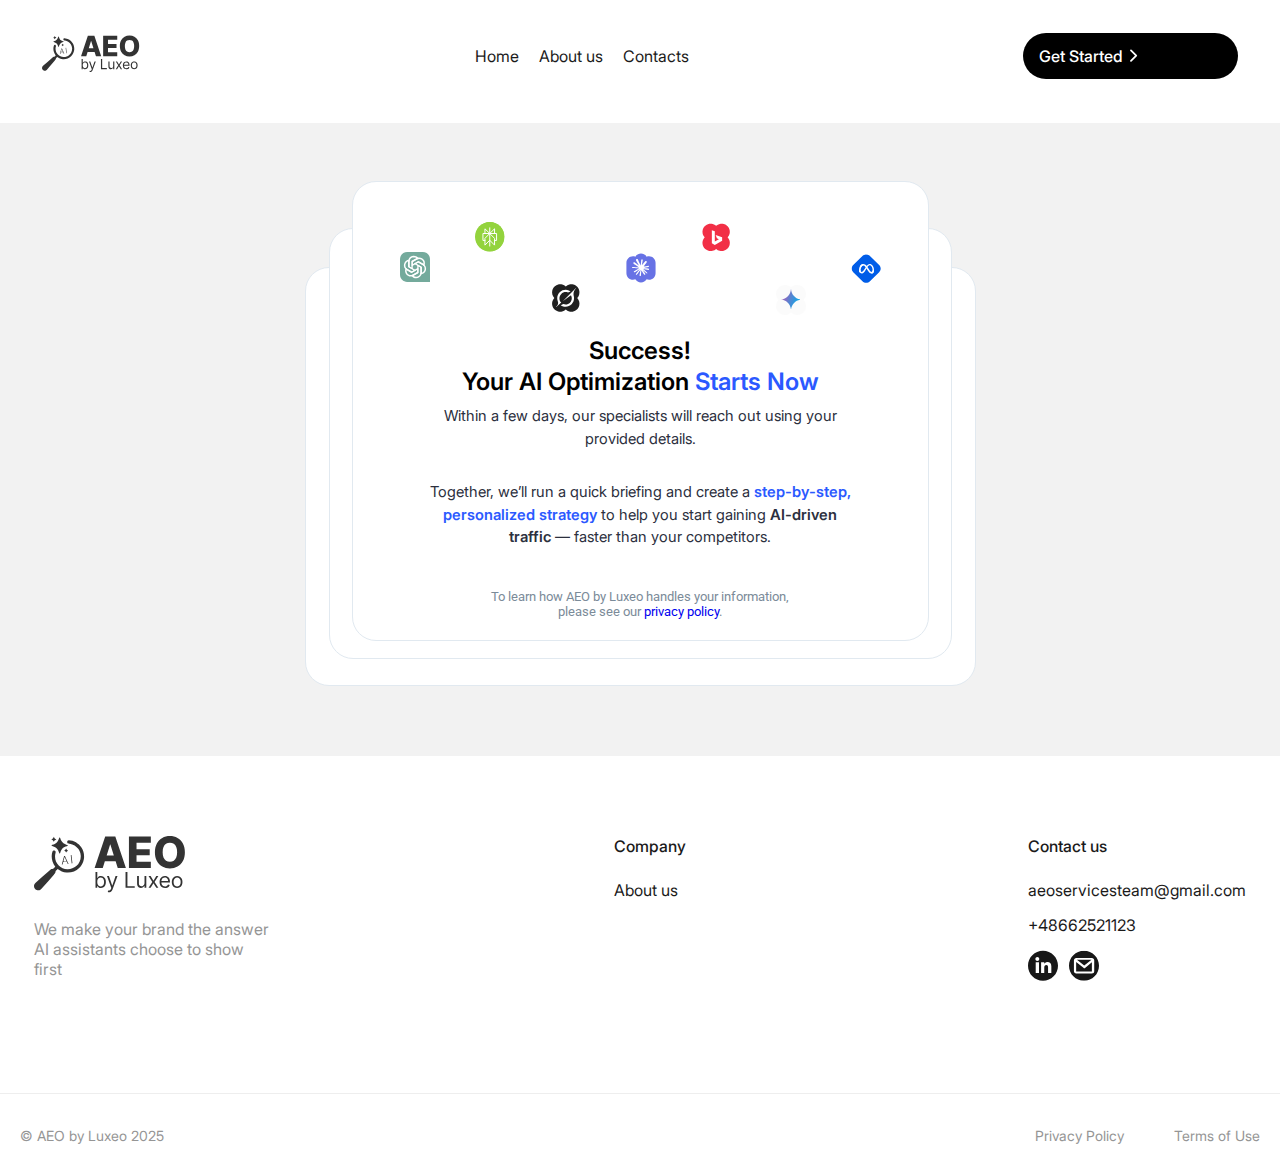
<file: success.html>
<!DOCTYPE html>
<html lang="en">
  <head>
    <meta charset="UTF-8" />
    <meta name="viewport" content="width=device-width, initial-scale=1.0" />
    <title>Success — Luxeo</title>

    <link rel="stylesheet" href="./css/base.css" />
    <link rel="stylesheet" href="./css/success.css">

    <link rel="shortcut icon" href="./img/logo.png" type="image/x-icon" />
  </head>
  <body>
    <header>
      <div class="header__inner">
        <a href="index.html">
          <svg width="99" height="38" fill="none" xmlns="http://www.w3.org/2000/svg">
            <use xlink:href="#header-logo"></use>
          </svg>
        </a>
        <nav>
          <ul class="header__nav-list">
            <li class="header__nav-item"><a href="index.html" class="header__nav-link">Home</a></li>
            <li class="header__nav-item"><a href="about-us.html" class="header__nav-link">About us</a></li>
            <li class="header__nav-item"><a href="contacts.html" class="header__nav-link">Contacts</a></li>
          </ul>
        </nav>
        <a href="contacts.html" class="header__button btn-primary">
          <span>Get Started</span>
          <svg width="14" height="14" xmlns="http://www.w3.org/2000/svg">
            <use xlink:href="#button-arrow-right"></use>
          </svg>
        </a>
        <button class="header__burger-button" aria-expanded="false" aria-controls="mobile-menu">
          <span></span>
          <span></span>
          <span></span>
        </button>
        <nav class="header__mobile-nav">
          <button class="header__close" aria-label="Close menu"></button>
          <ul class="header__mobile-list">
            <li class="header__mobile-nav-item"><a href="index.html" class="header__nav-link">Home</a></li>
            <li class="header__mobile-nav-item"><a href="about-us.html" class="header__nav-link">About us</a></li>
            <li class="header__mobile-nav-item"><a href="contacts.html" class="header__nav-link">Contacts</a></li>
            <li class="header__mobile-nav-item">
              <a href="contacts.html" class="header__button-mobile btn-primary">
                <span>Get Started</span>
                <svg width="14" height="14" xmlns="http://www.w3.org/2000/svg">
                  <use xlink:href="#button-arrow-right"></use>
                </svg>
              </a>
            </li>
          </ul>
        </nav>
      </div>
    </header>
    <main>
      <section class="form-section">
        <div class="form-section__inner">
          <div class="contact-form">
            <div class="contact-form__wrapper">
              <div class="contact-form__wrapper">
                <div class="contact-form__form">
                    <img src="./img/success/icons.svg" alt="">
                  <h3 class="contact-form__title">Success! <br> Your AI Optimization <span>Starts Now</span></h3>
                  <p class="contact-form__descr">Within a few days, our specialists will reach out using your provided details.</p>
                  <p class="contact-form__descr">Together, we’ll run a quick briefing and create a <span>step-by-step, personalized strategy</span> to help you start gaining <strong>AI-driven traffic</strong> — faster than your competitors.</p>

                  
                  <p class="contact-form__bottom-text">
                    To learn how AEO by Luxeo handles your information,<br />
                    please see our <a href="privacy-policy.html">privacy policy</a>.
                  </p>
                </div>
              </div>
            </div>
          </div>
        </div>
      </section>
    </main>
    <footer class="footer">
      <div class="footer__top">
        <div class="footer__info">
          <a href="index.html">
            <svg width="154" height="57" fill="none" xmlns="http://www.w3.org/2000/svg">
              <use xlink:href="#footer-logo"></use>
            </svg>
          </a>
          <p class="footer__descr">We make your brand the answer AI assistants choose to show first</p>
        </div>
        <!-- <div class="footer__list-cont">
          <h4 class="footer__list-title">Services</h4>
          <ul class="footer__list">
            <li class="footer__list-item"><a href="#" class="footer__list-link">Bing optimization</a></li>
            <li class="footer__list-item"><a href="#" class="footer__list-link">Link inserts</a></li>
            <li class="footer__list-item"><a href="#" class="footer__list-link">Content for LLMs</a></li>
            <li class="footer__list-item"><a href="#" class="footer__list-link">Indexing Optimization</a></li>
            <li class="footer__list-item"><a href="#" class="footer__list-link">AI Traffic Analytics</a></li>
          </ul>
        </div> -->
        <div class="footer__list-cont">
          <h4 class="footer__list-title">Company</h4>
          <ul class="footer__list">
            <li class="footer__list-item"><a href="about-us.html" class="footer__list-link">About us</a></li>
            <!-- <li class="footer__list-item"><a href="#" class="footer__list-link">Projects</a></li>
            <li class="footer__list-item"><a href="#" class="footer__list-link">Blog</a></li> -->
          </ul>
        </div>
        <div class="footer__contact">
          <p class="footer__contact-title">Contact us</p>
          <a href="mailto:aeoservicesteam@gmail.com" class="footer__contact-email">aeoservicesteam@gmail.com</a>
          <span class="footer__contact-telegram">+48662521123</span>
          <div class="footer__socials">
            <a href="https://www.linkedin.com/company/aeo-agency-team">
              <svg width="30" height="31" viewBox="0 0 30 31" fill="none" xmlns="http://www.w3.org/2000/svg">
                <path
                  d="M15 0.75C6.71566 0.75 0 7.46566 0 15.75C0 24.0343 6.71566 30.7499 15 30.7499C23.2843 30.7499 30 24.0343 30 15.75C29.9999 7.46566 23.2842 0.75 15 0.75ZM10.9979 23.0018H7.70455V12.3617H10.9979V23.0018ZM9.33556 10.9684C8.25997 10.9684 7.38802 10.0893 7.38802 9.00509C7.38802 7.92077 8.26009 7.04176 9.33556 7.04176C10.411 7.04176 11.283 7.92077 11.283 9.00509C11.283 10.0894 10.4111 10.9684 9.33556 10.9684ZM23.3399 23.0018H20.0625V17.4166C20.0625 15.8848 19.4807 15.0297 18.2694 15.0297C16.9511 15.0297 16.2624 15.9203 16.2624 17.4166V23.0018H13.1037V12.3617H16.2624V13.7948C16.2624 13.7948 17.2126 12.0372 19.4687 12.0372C21.7249 12.0372 23.34 13.4148 23.34 16.2647L23.3399 23.0018Z"
                  fill="#171717"
                />
              </svg>
            </a>

            <a href="mailto:aeoservicesteam@gmail.com"
              ><svg width="30" height="31" viewBox="0 0 30 31" fill="none" xmlns="http://www.w3.org/2000/svg">
                <g clip-path="url(#clip0_25_22)">
                  <path
                    fill-rule="evenodd"
                    clip-rule="evenodd"
                    d="M15 0.75C23.28 0.75 30 7.47 30 15.75C30 24.03 23.28 30.75 15 30.75C6.72 30.75 0 24.03 0 15.75C0 7.47 6.72 0.75 15 0.75ZM22.51 9.77L7.95 9.73L15.23 15.51L22.51 9.77ZM13.51 17.12L7.15 12.12V21.62H22.88V12.32L16.98 17.14C14.98 18.77 15.58 18.74 13.51 17.12ZM7.23 7.91H22.92C24.19 7.91 25.22 8.95 25.22 10.21V21.21C25.22 22.48 24.18 23.51 22.92 23.51H7.23C5.96 23.51 4.93 22.47 4.93 21.21V10.21C4.93 8.94 5.97 7.91 7.23 7.91Z"
                    fill="#171717"
                  />
                </g>
                <defs>
                  <clipPath id="clip0_25_22">
                    <rect width="30" height="30" fill="white" transform="translate(0 0.75)" />
                  </clipPath>
                </defs>
              </svg>
            </a>
          </div>
        </div>
      </div>
      <div class="footer__bottom">
        <div class="footer__line"></div>
        <div class="footer__bottom-cont">
          <p class="footer__copy">© AEO by Luxeo 2025</p>
          <div class="footer__bottom-cont-right">
            <a href="privacy-policy.html" class="footer__privacy-link">Privacy Policy</a>
            <a href="terms-of-use.html" class="footer__terms-link">Terms of Use</a>
          </div>
        </div>
      </div>
    </footer>

    <script src="./js/main.js"></script>

    <svg style="display: none" aria-hidden="true">
      <symbol id="header-logo" viewBox="0 0 99 38">
        <g clip-path="url(#clip0_23_1479)">
          <path
            d="M44.2819 21.2424H39.0282L45.8521 0.856748H52.3599L59.1837 21.2424H53.9301L49.18 5.99298H49.022L44.2819 21.2424ZM43.5807 13.2195H54.5621V16.9623H43.5807V13.2195ZM61.1386 21.2424V0.856748H75.2406V4.85823H66.0269V9.03887H74.5198V13.0503H66.0269V17.2409H75.2406V21.2424H61.1386ZM97.1685 11.0496C97.1685 13.2925 96.7408 15.1938 95.8848 16.7532C95.0289 18.3126 93.8704 19.4971 92.4087 20.3068C90.9538 21.1163 89.3214 21.5212 87.5104 21.5212C85.6934 21.5212 84.0577 21.113 82.6027 20.2968C81.1478 19.4806 79.992 18.296 79.1366 16.7432C78.2873 15.1838 77.8624 13.2859 77.8624 11.0496C77.8624 8.80661 78.2873 6.90543 79.1366 5.34598C79.992 3.78652 81.1478 2.60201 82.6027 1.79242C84.0577 0.982831 85.6934 0.578037 87.5104 0.578037C89.3214 0.578037 90.9538 0.982831 92.4087 1.79242C93.8704 2.60201 95.0289 3.78652 95.8848 5.34598C96.7408 6.90543 97.1685 8.80661 97.1685 11.0496ZM92.1718 11.0496C92.1718 9.72242 91.9844 8.60093 91.6089 7.68517C91.2402 6.76937 90.7068 6.07593 90.0094 5.60478C89.318 5.13363 88.4849 4.89805 87.5104 4.89805C86.5427 4.89805 85.7101 5.13363 85.0121 5.60478C84.3141 6.07593 83.7779 6.76937 83.4025 7.68517C83.0337 8.60093 82.8497 9.72242 82.8497 11.0496C82.8497 12.3768 83.0337 13.4983 83.4025 14.414C83.7779 15.3298 84.3141 16.0232 85.0121 16.4944C85.7101 16.9656 86.5427 17.2011 87.5104 17.2011C88.4849 17.2011 89.318 16.9656 90.0094 16.4944C90.7068 16.0232 91.2402 15.3298 91.6089 14.414C91.9844 13.4983 92.1718 12.3768 92.1718 11.0496Z"
            fill="#333333"
          />
          <path
            d="M39.601 34.1364V23.9435H40.7663V27.7061H40.865C40.9506 27.5734 41.0691 27.4042 41.2205 27.1985C41.3752 26.9894 41.5958 26.8036 41.8822 26.6411C42.1718 26.4751 42.5636 26.3922 43.0573 26.3922C43.6959 26.3922 44.2588 26.5531 44.746 26.8749C45.2332 27.1968 45.6134 27.653 45.8866 28.2436C46.1598 28.8342 46.2965 29.531 46.2965 30.3339C46.2965 31.1436 46.1598 31.8453 45.8866 32.4392C45.6134 33.0298 45.2348 33.4877 44.751 33.8128C44.2671 34.1347 43.7091 34.2956 43.0771 34.2956C42.5899 34.2956 42.1998 34.2143 41.9069 34.0518C41.6139 33.8858 41.3884 33.6984 41.2304 33.4894C41.0724 33.277 40.9506 33.1011 40.865 32.9618H40.7268V34.1364H39.601ZM40.7465 30.314C40.7465 30.8914 40.8304 31.4007 40.9983 31.842C41.1662 32.28 41.4114 32.6233 41.734 32.8722C42.0567 33.1177 42.4517 33.2405 42.9191 33.2405C43.4063 33.2405 43.8128 33.1111 44.1387 32.8523C44.4679 32.5902 44.7147 32.2385 44.8793 31.7972C45.0472 31.3526 45.1312 30.8582 45.1312 30.314C45.1312 29.7765 45.0488 29.2921 44.8843 28.8608C44.723 28.4261 44.4778 28.0827 44.1486 27.8306C43.8227 27.575 43.4128 27.4473 42.9191 27.4473C42.445 27.4473 42.0468 27.5684 41.7242 27.8107C41.4016 28.0495 41.158 28.3847 40.9934 28.816C40.8288 29.244 40.7465 29.7433 40.7465 30.314ZM48.3354 37.0031C48.1379 37.0031 47.9618 36.9865 47.8071 36.9534C47.6524 36.9235 47.5454 36.8936 47.4861 36.8638L47.7824 35.8286C48.0655 35.9015 48.3157 35.9281 48.5329 35.9082C48.7502 35.8883 48.9428 35.7904 49.1106 35.6145C49.2818 35.442 49.4382 35.1616 49.5797 34.7734L49.797 34.1762L46.9924 26.4917H48.2564L50.35 32.5835H50.429L52.5226 26.4917H53.7866L50.5673 35.2512C50.4224 35.646 50.243 35.9729 50.029 36.2317C49.8151 36.4938 49.5666 36.6879 49.2835 36.814C49.0037 36.9401 48.6876 37.0031 48.3354 37.0031ZM58.9484 34.1364V23.9435H60.1731V33.0414H64.8734V34.1364H58.9484ZM71.1688 31.0108V26.4917H72.334V34.1364H71.1688V32.8424H71.0898C70.9124 33.2305 70.6354 33.5607 70.2605 33.8328C69.8851 34.1015 69.4112 34.2359 68.8384 34.2359C68.3645 34.2359 67.9429 34.1314 67.5742 33.9224C67.2054 33.71 66.9157 33.3915 66.7054 32.9668C66.4946 32.5387 66.389 31.9996 66.389 31.3493V26.4917H67.5547V31.2696C67.5547 31.8271 67.7093 32.2717 68.0186 32.6034C68.3311 32.9353 68.7299 33.1011 69.2138 33.1011C69.503 33.1011 69.7978 33.0265 70.0976 32.8772C70.4001 32.7279 70.6537 32.4989 70.8579 32.1904C71.0653 31.8818 71.1688 31.4886 71.1688 31.0108ZM75.1149 26.4917L76.9319 29.6173L78.7489 26.4917H80.0921L77.6433 30.314L80.0921 34.1364H78.7489L76.9319 31.1701L75.1149 34.1364H73.7723L76.1816 30.314L73.7723 26.4917H75.1149ZM84.4003 34.2956C83.6695 34.2956 83.0388 34.1331 82.5087 33.8079C81.982 33.4794 81.5755 33.0215 81.2896 32.4342C81.0065 31.8437 80.8647 31.1568 80.8647 30.3738C80.8647 29.5907 81.0065 28.9006 81.2896 28.3034C81.5755 27.7028 81.9742 27.235 82.4842 26.8998C82.9976 26.5614 83.5966 26.3922 84.2818 26.3922C84.6767 26.3922 85.0666 26.4586 85.452 26.5913C85.8369 26.724 86.1873 26.9396 86.5038 27.2383C86.8197 27.5336 87.0716 27.9251 87.2591 28.4129C87.4465 28.9006 87.5405 29.5012 87.5405 30.2145V30.7122H81.6945V29.6969H86.3553C86.3553 29.2656 86.2696 28.8807 86.0989 28.5422C85.9309 28.2038 85.6906 27.9367 85.3775 27.741C85.0683 27.5452 84.7029 27.4473 84.2818 27.4473C83.8174 27.4473 83.4158 27.5634 83.0766 27.7957C82.7412 28.0246 82.4826 28.3233 82.3018 28.6915C82.1205 29.0599 82.0299 29.4547 82.0299 29.8761V30.553C82.0299 31.1303 82.1288 31.6197 82.3263 32.0211C82.5271 32.4193 82.8052 32.7229 83.1606 32.932C83.516 33.1376 83.9292 33.2405 84.4003 33.2405C84.7062 33.2405 84.9826 33.1973 85.2295 33.1111C85.4798 33.0215 85.6956 32.8888 85.8764 32.7129C86.0577 32.5338 86.1973 32.3115 86.2963 32.046L87.422 32.3646C87.3035 32.7494 87.1044 33.0879 86.8247 33.3799C86.5449 33.6685 86.199 33.8941 85.7874 34.0568C85.3758 34.216 84.9136 34.2956 84.4003 34.2956ZM92.1718 34.2956C91.4871 34.2956 90.8865 34.1314 90.3692 33.8029C89.8559 33.4744 89.4543 33.0149 89.1645 32.4243C88.8781 31.8337 88.7352 31.1436 88.7352 30.3538C88.7352 29.5576 88.8781 28.8624 89.1645 28.2685C89.4543 27.6746 89.8559 27.2134 90.3692 26.8849C90.8865 26.5564 91.4871 26.3922 92.1718 26.3922C92.8564 26.3922 93.4554 26.5564 93.9688 26.8849C94.486 27.2134 94.8876 27.6746 95.174 28.2685C95.4633 28.8624 95.6084 29.5576 95.6084 30.3538C95.6084 31.1436 95.4633 31.8337 95.174 32.4243C94.8876 33.0149 94.486 33.4744 93.9688 33.8029C93.4554 34.1314 92.8564 34.2956 92.1718 34.2956ZM92.1718 33.2405C92.6918 33.2405 93.1195 33.1061 93.4555 32.8374C93.7914 32.5686 94.04 32.2153 94.2013 31.7773C94.3626 31.3393 94.4432 30.8648 94.4432 30.3538C94.4432 29.8429 94.3626 29.3668 94.2013 28.9255C94.04 28.4842 93.7914 28.1275 93.4555 27.8554C93.1195 27.5833 92.6918 27.4473 92.1718 27.4473C91.6518 27.4473 91.2235 27.5833 90.8881 27.8554C90.5522 28.1275 90.3036 28.4842 90.1423 28.9255C89.981 29.3668 89.9004 29.8429 89.9004 30.3538C89.9004 30.8648 89.981 31.3393 90.1423 31.7773C90.3036 32.2153 90.5522 32.5686 90.8881 32.8374C91.2235 33.1061 91.6518 33.2405 92.1718 33.2405Z"
            fill="#333333"
          />
          <path
            d="M13.3447 2.1168C13.0613 1.82226 12.9344 1.42061 12.7558 1.06061C12.5698 1.43251 12.4311 1.84755 12.13 2.14507C11.8364 2.40242 11.457 2.52292 11.1088 2.68209C11.4453 2.85019 11.8053 2.98407 12.0975 3.22655C12.4178 3.51217 12.5566 3.93614 12.7455 4.30952C12.9359 3.94804 13.082 3.54936 13.3683 3.24887C13.6679 2.99597 14.0472 2.87399 14.3911 2.69845C14.0354 2.51845 13.6443 2.39052 13.3447 2.1168Z"
            fill="#333333"
          />
          <path
            d="M17.6114 3.62822C17.1479 2.8859 17.0565 1.97103 16.5546 1.2555C16.2019 1.66013 16.0971 2.19715 15.9053 2.68359C15.6219 3.4259 15.25 4.15631 14.6788 4.71714C13.9321 5.48474 12.9181 5.90275 11.9234 6.23747C11.6784 6.34757 11.2785 6.39662 11.3316 6.75665C12.344 7.2312 13.4848 7.48555 14.3497 8.24276C15.5038 9.14421 15.8964 10.6199 16.4085 11.926C16.8011 11.8948 16.8468 11.4649 16.962 11.1718C17.3531 9.97581 17.936 8.75745 19.0031 8.03449C19.8355 7.41267 20.8553 7.16869 21.7895 6.76107C21.7423 6.29398 21.1962 6.28955 20.8627 6.13331C19.5373 5.71383 18.246 4.92094 17.6114 3.62822Z"
            fill="#333333"
          />
          <path
            d="M30.5503 7.98101C28.7689 5.21706 25.6342 3.35757 22.3534 3.25939C21.5387 3.27575 21.0857 4.34979 21.5683 4.98649C21.8708 5.45806 22.4892 5.40153 22.9703 5.49525C25.2387 5.79574 27.3477 7.11526 28.6346 9.01936C29.467 10.2139 29.9614 11.636 30.0898 13.088C30.2994 15.6883 29.2191 18.3615 27.2399 20.0514C25.6608 21.4602 23.5237 22.1861 21.4206 22.0894C19.3692 21.9793 17.3517 21.1001 15.9231 19.6006C13.8554 17.5284 13.0319 14.3018 13.8613 11.4813C14.0443 10.9771 13.9882 10.3002 13.4687 10.0235C12.8887 9.62779 12.0327 9.9655 11.8541 10.6438C11.2018 12.719 11.2476 14.9965 11.922 17.0613C12.2881 18.2871 12.9743 19.3716 13.6901 20.4144C13.24 20.8443 12.8518 21.3411 12.3574 21.722C11.9575 21.8187 11.5221 21.7889 11.1502 21.9912C10.7162 22.2293 10.3768 22.5997 10.0078 22.9254C7.02365 25.5704 4.038 28.2123 1.05972 30.8633C0.462 31.3824 0.00448575 32.1262 0.00300989 32.9414C-0.0530727 34.0646 0.68043 35.1535 1.71353 35.5596C2.56362 35.9419 3.5982 35.756 4.32875 35.1966C4.79512 34.8247 5.1567 34.3457 5.5419 33.8935C7.96971 31.1296 10.3783 28.3492 12.8061 25.5867C13.1809 25.1196 13.6901 24.6987 13.7846 24.0724C13.8746 23.76 13.8303 23.3881 14.0561 23.1322C14.428 22.7112 14.8428 22.3334 15.2442 21.9436C16.8691 23.2215 18.8423 24.0694 20.9071 24.2271C23.8765 24.5053 26.964 23.4461 29.0818 21.3159C30.6595 19.803 31.731 17.7635 32.0985 15.602C32.5589 12.9868 32.0203 10.1916 30.5503 7.98101Z"
            fill="#333333"
          />
          <path d="M21.9312 9.9951C21.332 9.75858 20.8833 9.2944 20.6811 8.6756C20.4863 9.29294 20.0391 9.75706 19.4399 9.98915C20.0185 10.2271 20.4671 10.6734 20.6797 11.27C20.9025 10.6764 21.3379 10.2182 21.9312 9.9951Z" fill="#333333" />
          <path d="M23.663 12.9275C23.7808 12.9071 24.0174 12.8632 24.135 12.8414C24.3497 14.632 24.5646 16.4242 24.7514 18.2182C24.6328 18.2341 24.3973 18.2672 24.279 18.2847C24.0639 16.5001 23.865 14.7143 23.663 12.9275Z" fill="#333333" />
          <path
            d="M19.9885 13.5908C19.9089 13.3442 19.5915 13.4723 19.4047 13.4366C18.9036 15.3011 18.3343 17.1494 17.8956 19.0303C18.0573 18.9982 18.2189 18.9675 18.3806 18.9369C18.5288 18.3947 18.686 17.8552 18.8193 17.3089C19.5688 17.2256 20.3217 17.166 21.0767 17.1272C21.2998 17.6383 21.5302 18.1461 21.762 18.6525C21.9349 18.6603 22.1064 18.6681 22.2792 18.6759C21.5337 16.972 20.7588 15.2822 19.9885 13.5908ZM20.8139 16.6856C20.1997 16.7448 19.5838 16.7967 18.9674 16.8248C19.1911 15.9163 19.4104 15.0048 19.71 14.1183C20.1193 14.9537 20.5479 15.7917 20.8139 16.6856Z"
            fill="#333333"
          />
        </g>
        <defs>
          <clipPath id="clip0_23_1479">
            <rect width="99" height="37" fill="white" transform="translate(0 0.5)" />
          </clipPath>
        </defs>
      </symbol>
      <symbol id="footer-logo" viewBox="0 0 154 57" fill="none">
        <g clip-path="url(#clip0_24_1498)">
          <path
            d="M68.7609 31.9544H60.603L71.1992 0.549483H81.3045L91.9004 31.9544H83.7427L76.3668 8.46206H76.1215L68.7609 31.9544ZM67.6722 19.5949H84.7241V25.3607H67.6722V19.5949ZM94.9361 31.9544V0.549483H116.834V6.71393H102.527V13.1544H115.714V19.3342H102.527V25.79H116.834V31.9544H94.9361ZM150.883 16.252C150.883 19.7073 150.219 22.6362 148.89 25.0386C147.561 27.441 145.762 29.2658 143.492 30.513C141.233 31.7602 138.698 32.3838 135.886 32.3838C133.065 32.3838 130.525 31.7551 128.266 30.4977C126.006 29.2402 124.212 27.4154 122.883 25.0232C121.565 22.6209 120.905 19.6971 120.905 16.252C120.905 12.7966 121.565 9.86772 122.883 7.46532C124.212 5.06292 126.006 3.23813 128.266 1.99092C130.525 0.743719 133.065 0.120117 135.886 0.120117C138.698 0.120117 141.233 0.743719 143.492 1.99092C145.762 3.23813 147.561 5.06292 148.89 7.46532C150.219 9.86772 150.883 12.7966 150.883 16.252ZM143.124 16.252C143.124 14.2074 142.833 12.4797 142.25 11.069C141.678 9.65811 140.85 8.58985 139.767 7.86401C138.693 7.13819 137.399 6.77527 135.886 6.77527C134.384 6.77527 133.091 7.13819 132.007 7.86401C130.923 8.58985 130.09 9.65811 129.507 11.069C128.935 12.4797 128.649 14.2074 128.649 16.252C128.649 18.2966 128.935 20.0243 129.507 21.435C130.09 22.8458 130.923 23.9141 132.007 24.6399C133.091 25.3658 134.384 25.7287 135.886 25.7287C137.399 25.7287 138.693 25.3658 139.767 24.6399C140.85 23.9141 141.678 22.8458 142.25 21.435C142.833 20.0243 143.124 18.2966 143.124 16.252Z"
            fill="#333333"
          />
          <path
            d="M61.4924 51.8177V36.1152H63.3019V41.9116H63.4552C63.5881 41.7072 63.7722 41.4465 64.0073 41.1296C64.2475 40.8075 64.59 40.5213 65.0347 40.2709C65.4845 40.0152 66.0928 39.8875 66.8595 39.8875C67.8511 39.8875 68.7252 40.1354 69.4817 40.6312C70.2382 41.127 70.8286 41.8298 71.2528 42.7397C71.677 43.6495 71.8892 44.7229 71.8892 45.9599C71.8892 47.2072 71.677 48.2882 71.2528 49.2032C70.8286 50.1131 70.2407 50.8184 69.4894 51.3193C68.738 51.8151 67.8716 52.0631 66.8902 52.0631C66.1337 52.0631 65.5279 51.9378 65.0731 51.6874C64.6181 51.4317 64.268 51.1429 64.0226 50.821C63.7773 50.4938 63.5881 50.2229 63.4552 50.0082H63.2406V51.8177H61.4924ZM63.2713 45.9293C63.2713 46.8186 63.4016 47.6032 63.6622 48.2831C63.923 48.9579 64.3037 49.4868 64.8047 49.8702C65.3056 50.2485 65.919 50.4376 66.6448 50.4376C67.4013 50.4376 68.0326 50.2383 68.5386 49.8395C69.0498 49.4358 69.4331 48.8939 69.6887 48.2141C69.9494 47.5291 70.0797 46.7676 70.0797 45.9293C70.0797 45.1012 69.9519 44.3549 69.6964 43.6904C69.4459 43.0209 69.0651 42.4918 68.554 42.1033C68.0479 41.7097 67.4115 41.513 66.6448 41.513C65.9087 41.513 65.2903 41.6995 64.7894 42.0727C64.2885 42.4407 63.9102 42.957 63.6546 43.6214C63.399 44.2808 63.2713 45.0501 63.2713 45.9293ZM75.0553 56.234C74.7486 56.234 74.4752 56.2084 74.235 56.1574C73.9947 56.1114 73.8286 56.0653 73.7365 56.0194L74.1966 54.4246C74.6362 54.537 75.0247 54.5779 75.362 54.5472C75.6993 54.5166 75.9984 54.3658 76.2591 54.0948C76.5249 53.8291 76.7677 53.3971 76.9875 52.7991L77.3248 51.879L72.9698 40.0408H74.9327L78.1836 49.4255H78.3062L81.5571 40.0408H83.5199L78.5209 53.5351C78.296 54.1434 78.0174 54.6469 77.6852 55.0456C77.3529 55.4494 76.9671 55.7485 76.5275 55.9427C76.093 56.1369 75.6023 56.234 75.0553 56.234ZM91.5351 51.8177V36.1152H93.4369V50.1309H100.735V51.8177H91.5351ZM110.511 47.0027V40.0408H112.32V51.8177H110.511V49.8243H110.388C110.113 50.4222 109.683 50.9308 109.101 51.35C108.518 51.7641 107.782 51.9711 106.892 51.9711C106.157 51.9711 105.502 51.81 104.929 51.4881C104.357 51.1609 103.907 50.6702 103.58 50.0159C103.253 49.3565 103.089 48.5259 103.089 47.524V40.0408H104.899V47.4014C104.899 48.2601 105.139 48.9451 105.619 49.4562C106.105 49.9674 106.724 50.2229 107.475 50.2229C107.924 50.2229 108.382 50.1079 108.848 49.8779C109.317 49.6479 109.711 49.2952 110.028 48.8198C110.35 48.3444 110.511 47.7387 110.511 47.0027ZM116.638 40.0408L119.46 44.8558L122.281 40.0408H124.367L120.565 45.9293L124.367 51.8177H122.281L119.46 47.248L116.638 51.8177H114.554L118.295 45.9293L114.554 40.0408H116.638ZM131.057 52.0631C129.922 52.0631 128.943 51.8126 128.12 51.3117C127.302 50.8056 126.67 50.1003 126.227 49.1955C125.787 48.2857 125.567 47.2276 125.567 46.0213C125.567 44.815 125.787 43.7518 126.227 42.8317C126.67 41.9065 127.29 41.1858 128.082 40.6695C128.879 40.1482 129.809 39.8875 130.873 39.8875C131.486 39.8875 132.092 39.9898 132.69 40.1942C133.288 40.3986 133.832 40.7309 134.323 41.1909C134.814 41.6459 135.205 42.249 135.496 43.0004C135.787 43.7518 135.933 44.677 135.933 45.776V46.5426H126.855V44.9786H134.093C134.093 44.3141 133.96 43.7211 133.694 43.1997C133.434 42.6784 133.061 42.2669 132.574 41.9653C132.094 41.6638 131.527 41.513 130.873 41.513C130.152 41.513 129.528 41.6918 129.001 42.0496C128.481 42.4023 128.079 42.8624 127.798 43.4297C127.517 43.9971 127.376 44.6054 127.376 45.2546V46.2973C127.376 47.1867 127.53 47.9407 127.836 48.5591C128.148 49.1725 128.58 49.6402 129.132 49.9623C129.684 50.2791 130.325 50.4376 131.057 50.4376C131.532 50.4376 131.961 50.3711 132.345 50.2383C132.733 50.1003 133.068 49.8958 133.349 49.6248C133.631 49.3488 133.847 49.0064 134.001 48.5975L135.749 49.0882C135.565 49.6811 135.256 50.2024 134.821 50.6523C134.387 51.097 133.85 51.4445 133.211 51.6951C132.572 51.9403 131.854 52.0631 131.057 52.0631ZM143.124 52.0631C142.061 52.0631 141.129 51.81 140.325 51.304C139.528 50.7979 138.905 50.09 138.455 49.1802C138.01 48.2703 137.788 47.2072 137.788 45.9906C137.788 44.7639 138.01 43.693 138.455 42.778C138.905 41.8631 139.528 41.1526 140.325 40.6466C141.129 40.1405 142.061 39.8875 143.124 39.8875C144.188 39.8875 145.118 40.1405 145.915 40.6466C146.718 41.1526 147.342 41.8631 147.786 42.778C148.235 43.693 148.461 44.7639 148.461 45.9906C148.461 47.2072 148.235 48.2703 147.786 49.1802C147.342 50.09 146.718 50.7979 145.915 51.304C145.118 51.81 144.188 52.0631 143.124 52.0631ZM143.124 50.4376C143.932 50.4376 144.596 50.2306 145.118 49.8166C145.639 49.4025 146.025 48.8582 146.276 48.1834C146.526 47.5088 146.652 46.7778 146.652 45.9906C146.652 45.2035 146.526 44.47 146.276 43.7901C146.025 43.1103 145.639 42.5608 145.118 42.1417C144.596 41.7225 143.932 41.513 143.124 41.513C142.317 41.513 141.652 41.7225 141.131 42.1417C140.61 42.5608 140.224 43.1103 139.973 43.7901C139.723 44.47 139.597 45.2035 139.597 45.9906C139.597 46.7778 139.723 47.5088 139.973 48.1834C140.224 48.8582 140.61 49.4025 141.131 49.8166C141.652 50.2306 142.317 50.4376 143.124 50.4376Z"
            fill="#333333"
          />
          <path
            d="M20.7217 2.49039C20.2816 2.03663 20.0846 1.41787 19.8072 0.863281C19.5185 1.43621 19.3031 2.07559 18.8356 2.53393C18.3796 2.93039 17.7906 3.11602 17.2498 3.36124C17.7723 3.6202 18.3314 3.82645 18.7851 4.2C19.2825 4.64001 19.4979 5.29315 19.7913 5.86836C20.0869 5.31148 20.3138 4.6973 20.7584 4.23438C21.2235 3.84479 21.8125 3.65687 22.3465 3.38645C21.7942 3.10915 21.1869 2.91207 20.7217 2.49039Z"
            fill="#333333"
          />
          <path
            d="M27.3469 4.81933C26.6274 3.67577 26.4853 2.26637 25.706 1.16406C25.1583 1.78741 24.9956 2.61471 24.6977 3.3641C24.2577 4.50766 23.6802 5.63289 22.7933 6.49686C21.6337 7.67938 20.0593 8.32335 18.5147 8.83899C18.1343 9.00861 17.5132 9.08418 17.5957 9.6388C19.1678 10.3699 20.9393 10.7617 22.2822 11.9282C24.0744 13.3169 24.684 15.5904 25.4792 17.6025C26.0888 17.5544 26.1598 16.8921 26.3386 16.4405C26.9459 14.5981 27.8511 12.7211 29.508 11.6074C30.8005 10.6494 32.3841 10.2736 33.8348 9.64563C33.7614 8.92605 32.9135 8.91922 32.3956 8.67853C30.3376 8.0323 28.3324 6.81082 27.3469 4.81933Z"
            fill="#333333"
          />
          <path
            d="M47.4384 11.5248C44.6723 7.26685 39.8047 4.40223 34.7103 4.25098C33.4452 4.27619 32.7417 5.93079 33.4911 6.91164C33.9608 7.63811 34.9211 7.55103 35.6682 7.69541C39.1906 8.15834 42.4654 10.1911 44.4637 13.1245C45.7563 14.9647 46.524 17.1556 46.7234 19.3923C47.0488 23.3982 45.3713 27.5163 42.2981 30.1198C39.846 32.29 36.5275 33.4083 33.2619 33.2594C30.0764 33.0898 26.9436 31.7354 24.7253 29.4253C21.5146 26.233 20.2358 21.2623 21.5238 16.9172C21.8079 16.1404 21.7208 15.0976 20.9141 14.6714C20.0135 14.0618 18.6843 14.582 18.407 15.627C17.3941 18.8239 17.4651 22.3325 18.5124 25.5134C19.0808 27.4017 20.1464 29.0724 21.2579 30.6789C20.5589 31.3412 19.9562 32.1067 19.1885 32.6933C18.5674 32.8423 17.8914 32.7964 17.3139 33.1081C16.6401 33.4748 16.113 34.0454 15.54 34.5473C10.9062 38.6219 6.27009 42.692 1.64541 46.7759C0.717272 47.5757 0.0068434 48.7215 0.00455169 49.9774C-0.0825334 51.7076 1.05645 53.3851 2.66065 54.0107C3.98067 54.5997 5.58716 54.3133 6.72156 53.4516C7.44574 52.8787 8.00721 52.1407 8.60535 51.4441C12.3753 47.1861 16.1153 42.9029 19.8852 38.6471C20.4673 37.9276 21.2579 37.2791 21.4046 36.3142C21.5444 35.833 21.4756 35.2601 21.8262 34.8659C22.4037 34.2173 23.0477 33.6352 23.6711 33.0348C26.1942 35.0034 29.2582 36.3096 32.4644 36.5526C37.0753 36.9811 41.8696 35.3494 45.1581 32.0677C47.608 29.737 49.2718 26.5951 49.8424 23.2653C50.5574 19.2364 49.721 14.9303 47.4384 11.5248Z"
            fill="#333333"
          />
          <path d="M34.0548 14.6275C33.1243 14.2631 32.4277 13.548 32.1137 12.5947C31.8112 13.5458 31.1168 14.2608 30.1864 14.6183C31.0848 14.9849 31.7815 15.6725 32.1114 16.5915C32.4575 15.677 33.1336 14.9712 34.0548 14.6275Z" fill="#333333" />
          <path d="M36.7439 19.1453C36.9269 19.1139 37.2943 19.0463 37.4769 19.0127C37.8102 21.7712 38.1439 24.5321 38.4339 27.2958C38.2498 27.3204 37.8842 27.3714 37.7005 27.3983C37.3665 24.6491 37.0577 21.8979 36.7439 19.1453Z" fill="#333333" />
          <path
            d="M31.0381 20.1669C30.9145 19.787 30.4217 19.9843 30.1315 19.9293C29.3536 22.8017 28.4695 25.649 27.7883 28.5466C28.0393 28.4971 28.2904 28.4499 28.5414 28.4027C28.7716 27.5674 29.0156 26.7364 29.2227 25.8948C30.3864 25.7665 31.5556 25.6747 32.7279 25.6149C33.0743 26.4022 33.432 27.1846 33.7921 27.9646C34.0605 27.9766 34.3267 27.9887 34.5952 28.0007C33.4375 25.3758 32.2343 22.7726 31.0381 20.1669ZM32.3198 24.9345C31.366 25.0258 30.4097 25.1057 29.4526 25.149C29.8 23.7494 30.1405 22.3453 30.6057 20.9795C31.2413 22.2665 31.9068 23.5575 32.3198 24.9345Z"
            fill="#333333"
          />
        </g>
        <defs>
          <clipPath id="clip0_24_1498">
            <rect width="153.727" height="57" fill="white" />
          </clipPath>
        </defs>
      </symbol>
      <symbol id="button-arrow-right" viewBox="0 0 14 14" fill="none" xmlns="http://www.w3.org/2000/svg">
        <path d="M3.96875 11.9004L9.21875 6.65039L3.96875 1.40039" stroke="white" stroke-width="1.8" stroke-linecap="round" stroke-linejoin="round" />
      </symbol>
      <symbol id="button-arrow-right-black" viewBox="0 0 14 14" fill="none" xmlns="http://www.w3.org/2000/svg">
        <path d="M3.96875 11.9004L9.21875 6.65039L3.96875 1.40039" stroke="black" stroke-width="1.8" stroke-linecap="round" stroke-linejoin="round" />
      </symbol>
    </svg>
  </body>
</html>
</file>
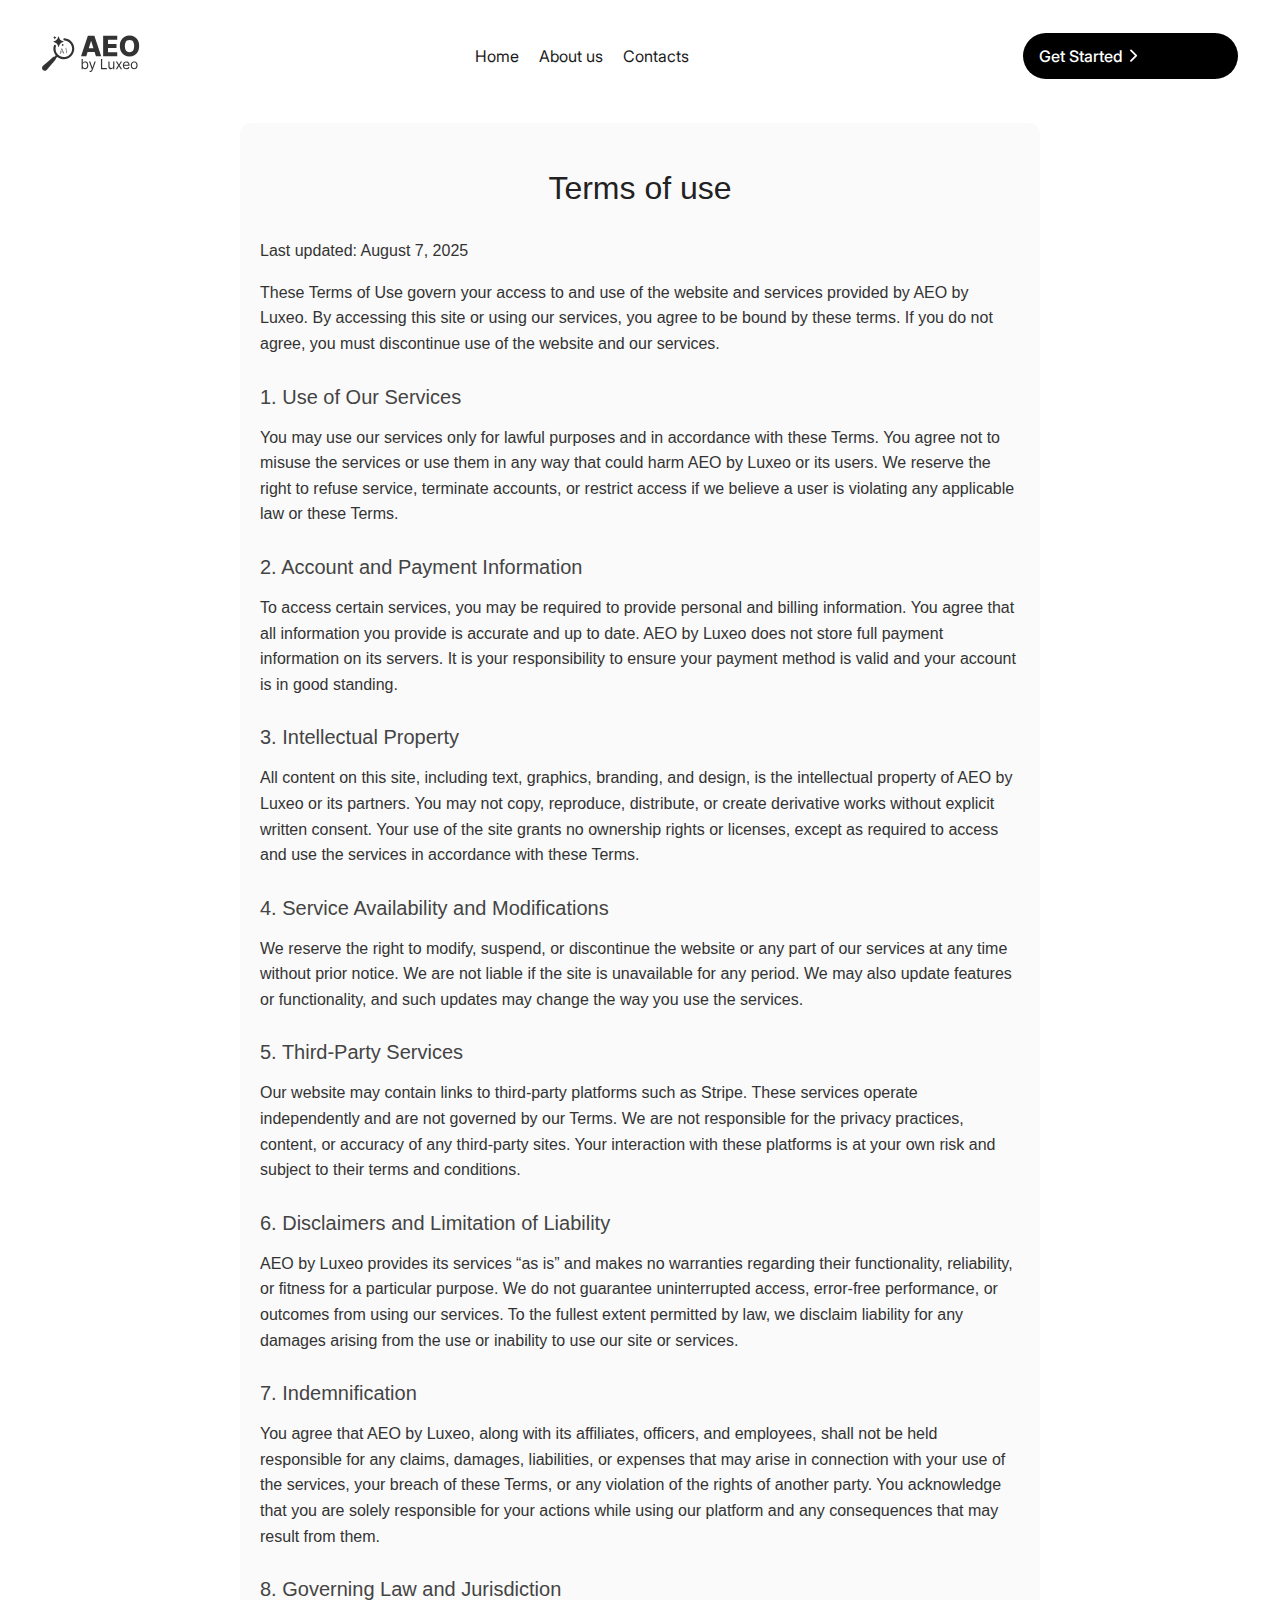
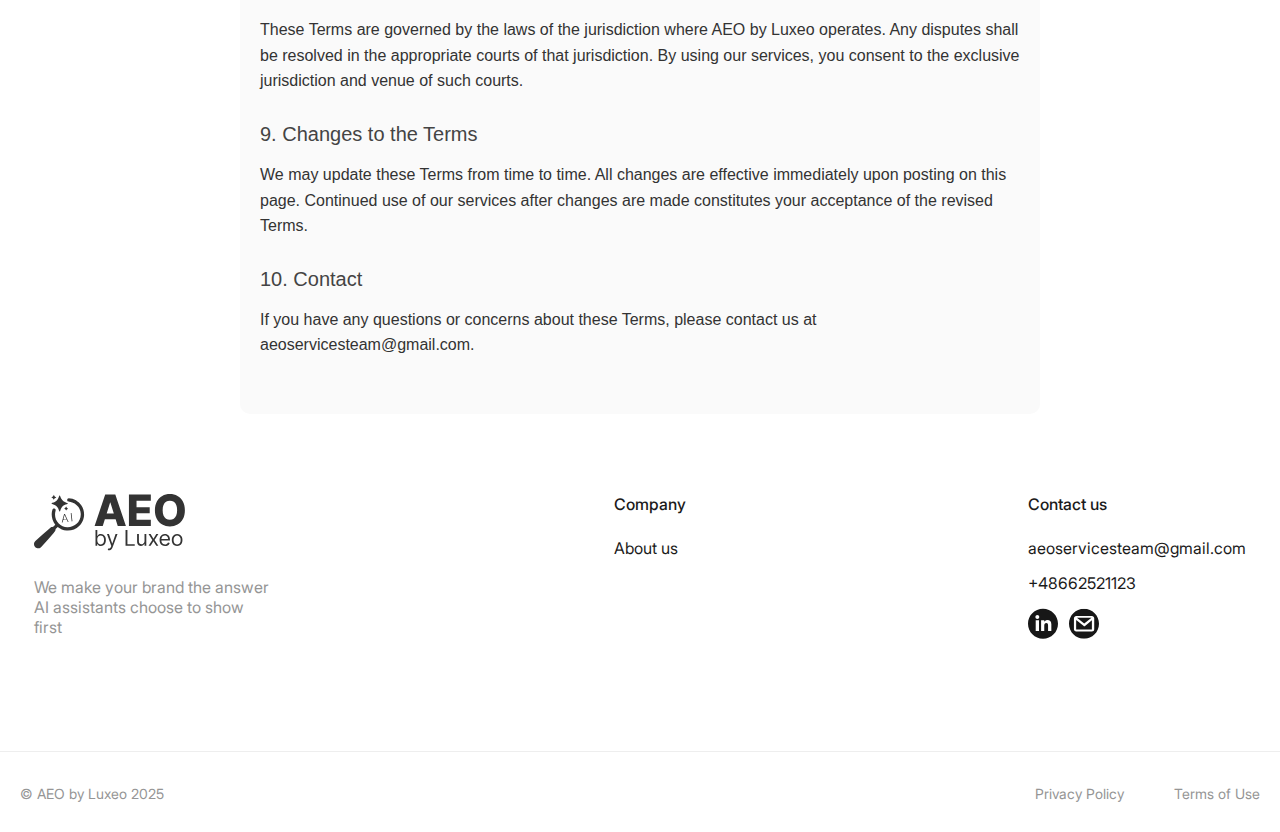
<file: terms-of-use.html>
<!DOCTYPE html>
<html lang="en">
  <head>
    <meta charset="UTF-8" />
    <meta name="viewport" content="width=device-width, initial-scale=1.0" />
    <title>Terms of use — Luxeo</title>

    <link rel="stylesheet" href="./css/base.css" />
    <link rel="stylesheet" href="./css/privacy-and-terms.css">

    <link rel="shortcut icon" href="./img/logo.png" type="image/x-icon" />
  </head>
  <body>
    <header>
      <div class="header__inner">
        <a href="index.html">
          <svg width="99" height="38" fill="none" xmlns="http://www.w3.org/2000/svg">
            <use xlink:href="#header-logo"></use>
          </svg>
        </a>
        <nav>
          <ul class="header__nav-list">
            <li class="header__nav-item"><a href="index.html" class="header__nav-link">Home</a></li>
            <li class="header__nav-item"><a href="about-us.html" class="header__nav-link">About us</a></li>
            <li class="header__nav-item"><a href="contacts.html" class="header__nav-link">Contacts</a></li>
          </ul>
        </nav>
        <a href="contacts.html" class="header__button btn-primary">
          <span>Get Started</span>
          <svg width="14" height="14" xmlns="http://www.w3.org/2000/svg">
            <use xlink:href="#button-arrow-right"></use>
          </svg>
        </a>
        <button class="header__burger-button" aria-expanded="false" aria-controls="mobile-menu">
          <span></span>
          <span></span>
          <span></span>
        </button>
        <nav class="header__mobile-nav">
          <button class="header__close" aria-label="Close menu"></button>
          <ul class="header__mobile-list">
            <li class="header__mobile-nav-item"><a href="index.html" class="header__nav-link">Home</a></li>
            <li class="header__mobile-nav-item"><a href="about-us.html" class="header__nav-link">About us</a></li>
            <li class="header__mobile-nav-item"><a href="contacts.html" class="header__nav-link">Contacts</a></li>
            <li class="header__mobile-nav-item">
              <a href="contacts.html" class="header__button-mobile btn-primary">
                <span>Get Started</span>
                <svg width="14" height="14" xmlns="http://www.w3.org/2000/svg">
                  <use xlink:href="#button-arrow-right"></use>
                </svg>
              </a>
            </li>
          </ul>
        </nav>
      </div>
    </header>
    <main>
      <section class="terms-of-use-section">
        <h1>Terms of use</h1>

        <p>Last updated: August 7, 2025</p>
        <p>These Terms of Use govern your access to and use of the website and services provided by AEO by Luxeo. By accessing this site or using our services, you agree to be bound by these terms. If you do not agree, you must discontinue use of the website and our services.</p>

        <h3>1. Use of Our Services</h3>
        <p>You may use our services only for lawful purposes and in accordance with these Terms. You agree not to misuse the services or use them in any way that could harm AEO by Luxeo or its users. We reserve the right to refuse service, terminate accounts, or restrict access if we believe a user is violating any applicable law or these Terms.</p>
        
        <h3>2. Account and Payment Information</h3>
        <p>To access certain services, you may be required to provide personal and billing information. You agree that all information you provide is accurate and up to date.  AEO by Luxeo does not store full payment information on its servers. It is your responsibility to ensure your payment method is valid and your account is in good standing.</p>
        
        <h3>3. Intellectual Property</h3>
        <p>All content on this site, including text, graphics, branding, and design, is the intellectual property of AEO by Luxeo or its partners. You may not copy, reproduce, distribute, or create derivative works without explicit written consent. Your use of the site grants no ownership rights or licenses, except as required to access and use the services in accordance with these Terms.</p>
        
        <h3>4. Service Availability and Modifications</h3>
        <p>We reserve the right to modify, suspend, or discontinue the website or any part of our services at any time without prior notice. We are not liable if the site is unavailable for any period. We may also update features or functionality, and such updates may change the way you use the services.</p>

        <h3>5. Third-Party Services</h3>
        <p>Our website may contain links to third-party platforms such as Stripe. These services operate independently and are not governed by our Terms. We are not responsible for the privacy practices, content, or accuracy of any third-party sites. Your interaction with these platforms is at your own risk and subject to their terms and conditions.</p>

        <h3>6. Disclaimers and Limitation of Liability</h3>
        <p>AEO by Luxeo provides its services “as is” and makes no warranties regarding their functionality, reliability, or fitness for a particular purpose. We do not guarantee uninterrupted access, error-free performance, or outcomes from using our services. To the fullest extent permitted by law, we disclaim liability for any damages arising from the use or inability to use our site or services.</p>

        <h3>7. Indemnification</h3>
        <p>You agree that AEO by Luxeo, along with its affiliates, officers, and employees, shall not be held responsible for any claims, damages, liabilities, or expenses that may arise in connection with your use of the services, your breach of these Terms, or any violation of the rights of another party. You acknowledge that you are solely responsible for your actions while using our platform and any consequences that may result from them.</p>
      
        <h3>8. Governing Law and Jurisdiction</h3>
        <p>These Terms are governed by the laws of the jurisdiction where AEO by Luxeo operates. Any disputes shall be resolved in the appropriate courts of that jurisdiction. By using our services, you consent to the exclusive jurisdiction and venue of such courts.</p>

        <h3>9. Changes to the Terms</h3>
        <p>We may update these Terms from time to time. All changes are effective immediately upon posting on this page. Continued use of our services after changes are made constitutes your acceptance of the revised Terms.</p>

        <h3>10. Contact</h3>
        <p>If you have any questions or concerns about these Terms, please contact us at aeoservicesteam@gmail.com.</p>
      </section>
    </main>
    <footer class="footer">
      <div class="footer__top">
        <div class="footer__info">
          <a href="index.html">
            <svg width="154" height="57" fill="none" xmlns="http://www.w3.org/2000/svg">
              <use xlink:href="#footer-logo"></use>
            </svg>
          </a>
          <p class="footer__descr">We make your brand the answer AI assistants choose to show first</p>
        </div>
        <!-- <div class="footer__list-cont">
          <h4 class="footer__list-title">Services</h4>
          <ul class="footer__list">
            <li class="footer__list-item"><a href="#" class="footer__list-link">Bing optimization</a></li>
            <li class="footer__list-item"><a href="#" class="footer__list-link">Link inserts</a></li>
            <li class="footer__list-item"><a href="#" class="footer__list-link">Content for LLMs</a></li>
            <li class="footer__list-item"><a href="#" class="footer__list-link">Indexing Optimization</a></li>
            <li class="footer__list-item"><a href="#" class="footer__list-link">AI Traffic Analytics</a></li>
          </ul>
        </div> -->
        <div class="footer__list-cont">
          <h4 class="footer__list-title">Company</h4>
          <ul class="footer__list">
            <li class="footer__list-item"><a href="about-us.html" class="footer__list-link">About us</a></li>
            <!-- <li class="footer__list-item"><a href="#" class="footer__list-link">Projects</a></li>
            <li class="footer__list-item"><a href="#" class="footer__list-link">Blog</a></li> -->
          </ul>
        </div>
        <div class="footer__contact">
          <p class="footer__contact-title">Contact us</p>
          <a href="mailto:aeoservicesteam@gmail.com" class="footer__contact-email">aeoservicesteam@gmail.com</a>
          <span class="footer__contact-telegram">+48662521123</span>
          <div class="footer__socials">
            <a href="https://www.linkedin.com/company/aeo-agency-team">
              <svg width="30" height="31" viewBox="0 0 30 31" fill="none" xmlns="http://www.w3.org/2000/svg">
                <path
                  d="M15 0.75C6.71566 0.75 0 7.46566 0 15.75C0 24.0343 6.71566 30.7499 15 30.7499C23.2843 30.7499 30 24.0343 30 15.75C29.9999 7.46566 23.2842 0.75 15 0.75ZM10.9979 23.0018H7.70455V12.3617H10.9979V23.0018ZM9.33556 10.9684C8.25997 10.9684 7.38802 10.0893 7.38802 9.00509C7.38802 7.92077 8.26009 7.04176 9.33556 7.04176C10.411 7.04176 11.283 7.92077 11.283 9.00509C11.283 10.0894 10.4111 10.9684 9.33556 10.9684ZM23.3399 23.0018H20.0625V17.4166C20.0625 15.8848 19.4807 15.0297 18.2694 15.0297C16.9511 15.0297 16.2624 15.9203 16.2624 17.4166V23.0018H13.1037V12.3617H16.2624V13.7948C16.2624 13.7948 17.2126 12.0372 19.4687 12.0372C21.7249 12.0372 23.34 13.4148 23.34 16.2647L23.3399 23.0018Z"
                  fill="#171717"
                />
              </svg>
            </a>

            <a href="mailto:aeoservicesteam@gmail.com"
              ><svg width="30" height="31" viewBox="0 0 30 31" fill="none" xmlns="http://www.w3.org/2000/svg">
                <g clip-path="url(#clip0_25_22)">
                  <path
                    fill-rule="evenodd"
                    clip-rule="evenodd"
                    d="M15 0.75C23.28 0.75 30 7.47 30 15.75C30 24.03 23.28 30.75 15 30.75C6.72 30.75 0 24.03 0 15.75C0 7.47 6.72 0.75 15 0.75ZM22.51 9.77L7.95 9.73L15.23 15.51L22.51 9.77ZM13.51 17.12L7.15 12.12V21.62H22.88V12.32L16.98 17.14C14.98 18.77 15.58 18.74 13.51 17.12ZM7.23 7.91H22.92C24.19 7.91 25.22 8.95 25.22 10.21V21.21C25.22 22.48 24.18 23.51 22.92 23.51H7.23C5.96 23.51 4.93 22.47 4.93 21.21V10.21C4.93 8.94 5.97 7.91 7.23 7.91Z"
                    fill="#171717"
                  />
                </g>
                <defs>
                  <clipPath id="clip0_25_22">
                    <rect width="30" height="30" fill="white" transform="translate(0 0.75)" />
                  </clipPath>
                </defs>
              </svg>
            </a>
          </div>
        </div>
      </div>
      <div class="footer__bottom">
        <div class="footer__line"></div>
        <div class="footer__bottom-cont">
          <p class="footer__copy">© AEO by Luxeo 2025</p>
          <div class="footer__bottom-cont-right">
            <a href="privacy-policy.html" class="footer__privacy-link">Privacy Policy</a>
            <a href="terms-of-use.html" class="footer__terms-link">Terms of Use</a>
          </div>
        </div>
      </div>
    </footer>

    <script src="./js/main.js"></script>

    <svg style="display: none" aria-hidden="true">
      <symbol id="header-logo" viewBox="0 0 99 38">
        <g clip-path="url(#clip0_23_1479)">
          <path
            d="M44.2819 21.2424H39.0282L45.8521 0.856748H52.3599L59.1837 21.2424H53.9301L49.18 5.99298H49.022L44.2819 21.2424ZM43.5807 13.2195H54.5621V16.9623H43.5807V13.2195ZM61.1386 21.2424V0.856748H75.2406V4.85823H66.0269V9.03887H74.5198V13.0503H66.0269V17.2409H75.2406V21.2424H61.1386ZM97.1685 11.0496C97.1685 13.2925 96.7408 15.1938 95.8848 16.7532C95.0289 18.3126 93.8704 19.4971 92.4087 20.3068C90.9538 21.1163 89.3214 21.5212 87.5104 21.5212C85.6934 21.5212 84.0577 21.113 82.6027 20.2968C81.1478 19.4806 79.992 18.296 79.1366 16.7432C78.2873 15.1838 77.8624 13.2859 77.8624 11.0496C77.8624 8.80661 78.2873 6.90543 79.1366 5.34598C79.992 3.78652 81.1478 2.60201 82.6027 1.79242C84.0577 0.982831 85.6934 0.578037 87.5104 0.578037C89.3214 0.578037 90.9538 0.982831 92.4087 1.79242C93.8704 2.60201 95.0289 3.78652 95.8848 5.34598C96.7408 6.90543 97.1685 8.80661 97.1685 11.0496ZM92.1718 11.0496C92.1718 9.72242 91.9844 8.60093 91.6089 7.68517C91.2402 6.76937 90.7068 6.07593 90.0094 5.60478C89.318 5.13363 88.4849 4.89805 87.5104 4.89805C86.5427 4.89805 85.7101 5.13363 85.0121 5.60478C84.3141 6.07593 83.7779 6.76937 83.4025 7.68517C83.0337 8.60093 82.8497 9.72242 82.8497 11.0496C82.8497 12.3768 83.0337 13.4983 83.4025 14.414C83.7779 15.3298 84.3141 16.0232 85.0121 16.4944C85.7101 16.9656 86.5427 17.2011 87.5104 17.2011C88.4849 17.2011 89.318 16.9656 90.0094 16.4944C90.7068 16.0232 91.2402 15.3298 91.6089 14.414C91.9844 13.4983 92.1718 12.3768 92.1718 11.0496Z"
            fill="#333333"
          />
          <path
            d="M39.601 34.1364V23.9435H40.7663V27.7061H40.865C40.9506 27.5734 41.0691 27.4042 41.2205 27.1985C41.3752 26.9894 41.5958 26.8036 41.8822 26.6411C42.1718 26.4751 42.5636 26.3922 43.0573 26.3922C43.6959 26.3922 44.2588 26.5531 44.746 26.8749C45.2332 27.1968 45.6134 27.653 45.8866 28.2436C46.1598 28.8342 46.2965 29.531 46.2965 30.3339C46.2965 31.1436 46.1598 31.8453 45.8866 32.4392C45.6134 33.0298 45.2348 33.4877 44.751 33.8128C44.2671 34.1347 43.7091 34.2956 43.0771 34.2956C42.5899 34.2956 42.1998 34.2143 41.9069 34.0518C41.6139 33.8858 41.3884 33.6984 41.2304 33.4894C41.0724 33.277 40.9506 33.1011 40.865 32.9618H40.7268V34.1364H39.601ZM40.7465 30.314C40.7465 30.8914 40.8304 31.4007 40.9983 31.842C41.1662 32.28 41.4114 32.6233 41.734 32.8722C42.0567 33.1177 42.4517 33.2405 42.9191 33.2405C43.4063 33.2405 43.8128 33.1111 44.1387 32.8523C44.4679 32.5902 44.7147 32.2385 44.8793 31.7972C45.0472 31.3526 45.1312 30.8582 45.1312 30.314C45.1312 29.7765 45.0488 29.2921 44.8843 28.8608C44.723 28.4261 44.4778 28.0827 44.1486 27.8306C43.8227 27.575 43.4128 27.4473 42.9191 27.4473C42.445 27.4473 42.0468 27.5684 41.7242 27.8107C41.4016 28.0495 41.158 28.3847 40.9934 28.816C40.8288 29.244 40.7465 29.7433 40.7465 30.314ZM48.3354 37.0031C48.1379 37.0031 47.9618 36.9865 47.8071 36.9534C47.6524 36.9235 47.5454 36.8936 47.4861 36.8638L47.7824 35.8286C48.0655 35.9015 48.3157 35.9281 48.5329 35.9082C48.7502 35.8883 48.9428 35.7904 49.1106 35.6145C49.2818 35.442 49.4382 35.1616 49.5797 34.7734L49.797 34.1762L46.9924 26.4917H48.2564L50.35 32.5835H50.429L52.5226 26.4917H53.7866L50.5673 35.2512C50.4224 35.646 50.243 35.9729 50.029 36.2317C49.8151 36.4938 49.5666 36.6879 49.2835 36.814C49.0037 36.9401 48.6876 37.0031 48.3354 37.0031ZM58.9484 34.1364V23.9435H60.1731V33.0414H64.8734V34.1364H58.9484ZM71.1688 31.0108V26.4917H72.334V34.1364H71.1688V32.8424H71.0898C70.9124 33.2305 70.6354 33.5607 70.2605 33.8328C69.8851 34.1015 69.4112 34.2359 68.8384 34.2359C68.3645 34.2359 67.9429 34.1314 67.5742 33.9224C67.2054 33.71 66.9157 33.3915 66.7054 32.9668C66.4946 32.5387 66.389 31.9996 66.389 31.3493V26.4917H67.5547V31.2696C67.5547 31.8271 67.7093 32.2717 68.0186 32.6034C68.3311 32.9353 68.7299 33.1011 69.2138 33.1011C69.503 33.1011 69.7978 33.0265 70.0976 32.8772C70.4001 32.7279 70.6537 32.4989 70.8579 32.1904C71.0653 31.8818 71.1688 31.4886 71.1688 31.0108ZM75.1149 26.4917L76.9319 29.6173L78.7489 26.4917H80.0921L77.6433 30.314L80.0921 34.1364H78.7489L76.9319 31.1701L75.1149 34.1364H73.7723L76.1816 30.314L73.7723 26.4917H75.1149ZM84.4003 34.2956C83.6695 34.2956 83.0388 34.1331 82.5087 33.8079C81.982 33.4794 81.5755 33.0215 81.2896 32.4342C81.0065 31.8437 80.8647 31.1568 80.8647 30.3738C80.8647 29.5907 81.0065 28.9006 81.2896 28.3034C81.5755 27.7028 81.9742 27.235 82.4842 26.8998C82.9976 26.5614 83.5966 26.3922 84.2818 26.3922C84.6767 26.3922 85.0666 26.4586 85.452 26.5913C85.8369 26.724 86.1873 26.9396 86.5038 27.2383C86.8197 27.5336 87.0716 27.9251 87.2591 28.4129C87.4465 28.9006 87.5405 29.5012 87.5405 30.2145V30.7122H81.6945V29.6969H86.3553C86.3553 29.2656 86.2696 28.8807 86.0989 28.5422C85.9309 28.2038 85.6906 27.9367 85.3775 27.741C85.0683 27.5452 84.7029 27.4473 84.2818 27.4473C83.8174 27.4473 83.4158 27.5634 83.0766 27.7957C82.7412 28.0246 82.4826 28.3233 82.3018 28.6915C82.1205 29.0599 82.0299 29.4547 82.0299 29.8761V30.553C82.0299 31.1303 82.1288 31.6197 82.3263 32.0211C82.5271 32.4193 82.8052 32.7229 83.1606 32.932C83.516 33.1376 83.9292 33.2405 84.4003 33.2405C84.7062 33.2405 84.9826 33.1973 85.2295 33.1111C85.4798 33.0215 85.6956 32.8888 85.8764 32.7129C86.0577 32.5338 86.1973 32.3115 86.2963 32.046L87.422 32.3646C87.3035 32.7494 87.1044 33.0879 86.8247 33.3799C86.5449 33.6685 86.199 33.8941 85.7874 34.0568C85.3758 34.216 84.9136 34.2956 84.4003 34.2956ZM92.1718 34.2956C91.4871 34.2956 90.8865 34.1314 90.3692 33.8029C89.8559 33.4744 89.4543 33.0149 89.1645 32.4243C88.8781 31.8337 88.7352 31.1436 88.7352 30.3538C88.7352 29.5576 88.8781 28.8624 89.1645 28.2685C89.4543 27.6746 89.8559 27.2134 90.3692 26.8849C90.8865 26.5564 91.4871 26.3922 92.1718 26.3922C92.8564 26.3922 93.4554 26.5564 93.9688 26.8849C94.486 27.2134 94.8876 27.6746 95.174 28.2685C95.4633 28.8624 95.6084 29.5576 95.6084 30.3538C95.6084 31.1436 95.4633 31.8337 95.174 32.4243C94.8876 33.0149 94.486 33.4744 93.9688 33.8029C93.4554 34.1314 92.8564 34.2956 92.1718 34.2956ZM92.1718 33.2405C92.6918 33.2405 93.1195 33.1061 93.4555 32.8374C93.7914 32.5686 94.04 32.2153 94.2013 31.7773C94.3626 31.3393 94.4432 30.8648 94.4432 30.3538C94.4432 29.8429 94.3626 29.3668 94.2013 28.9255C94.04 28.4842 93.7914 28.1275 93.4555 27.8554C93.1195 27.5833 92.6918 27.4473 92.1718 27.4473C91.6518 27.4473 91.2235 27.5833 90.8881 27.8554C90.5522 28.1275 90.3036 28.4842 90.1423 28.9255C89.981 29.3668 89.9004 29.8429 89.9004 30.3538C89.9004 30.8648 89.981 31.3393 90.1423 31.7773C90.3036 32.2153 90.5522 32.5686 90.8881 32.8374C91.2235 33.1061 91.6518 33.2405 92.1718 33.2405Z"
            fill="#333333"
          />
          <path
            d="M13.3447 2.1168C13.0613 1.82226 12.9344 1.42061 12.7558 1.06061C12.5698 1.43251 12.4311 1.84755 12.13 2.14507C11.8364 2.40242 11.457 2.52292 11.1088 2.68209C11.4453 2.85019 11.8053 2.98407 12.0975 3.22655C12.4178 3.51217 12.5566 3.93614 12.7455 4.30952C12.9359 3.94804 13.082 3.54936 13.3683 3.24887C13.6679 2.99597 14.0472 2.87399 14.3911 2.69845C14.0354 2.51845 13.6443 2.39052 13.3447 2.1168Z"
            fill="#333333"
          />
          <path
            d="M17.6114 3.62822C17.1479 2.8859 17.0565 1.97103 16.5546 1.2555C16.2019 1.66013 16.0971 2.19715 15.9053 2.68359C15.6219 3.4259 15.25 4.15631 14.6788 4.71714C13.9321 5.48474 12.9181 5.90275 11.9234 6.23747C11.6784 6.34757 11.2785 6.39662 11.3316 6.75665C12.344 7.2312 13.4848 7.48555 14.3497 8.24276C15.5038 9.14421 15.8964 10.6199 16.4085 11.926C16.8011 11.8948 16.8468 11.4649 16.962 11.1718C17.3531 9.97581 17.936 8.75745 19.0031 8.03449C19.8355 7.41267 20.8553 7.16869 21.7895 6.76107C21.7423 6.29398 21.1962 6.28955 20.8627 6.13331C19.5373 5.71383 18.246 4.92094 17.6114 3.62822Z"
            fill="#333333"
          />
          <path
            d="M30.5503 7.98101C28.7689 5.21706 25.6342 3.35757 22.3534 3.25939C21.5387 3.27575 21.0857 4.34979 21.5683 4.98649C21.8708 5.45806 22.4892 5.40153 22.9703 5.49525C25.2387 5.79574 27.3477 7.11526 28.6346 9.01936C29.467 10.2139 29.9614 11.636 30.0898 13.088C30.2994 15.6883 29.2191 18.3615 27.2399 20.0514C25.6608 21.4602 23.5237 22.1861 21.4206 22.0894C19.3692 21.9793 17.3517 21.1001 15.9231 19.6006C13.8554 17.5284 13.0319 14.3018 13.8613 11.4813C14.0443 10.9771 13.9882 10.3002 13.4687 10.0235C12.8887 9.62779 12.0327 9.9655 11.8541 10.6438C11.2018 12.719 11.2476 14.9965 11.922 17.0613C12.2881 18.2871 12.9743 19.3716 13.6901 20.4144C13.24 20.8443 12.8518 21.3411 12.3574 21.722C11.9575 21.8187 11.5221 21.7889 11.1502 21.9912C10.7162 22.2293 10.3768 22.5997 10.0078 22.9254C7.02365 25.5704 4.038 28.2123 1.05972 30.8633C0.462 31.3824 0.00448575 32.1262 0.00300989 32.9414C-0.0530727 34.0646 0.68043 35.1535 1.71353 35.5596C2.56362 35.9419 3.5982 35.756 4.32875 35.1966C4.79512 34.8247 5.1567 34.3457 5.5419 33.8935C7.96971 31.1296 10.3783 28.3492 12.8061 25.5867C13.1809 25.1196 13.6901 24.6987 13.7846 24.0724C13.8746 23.76 13.8303 23.3881 14.0561 23.1322C14.428 22.7112 14.8428 22.3334 15.2442 21.9436C16.8691 23.2215 18.8423 24.0694 20.9071 24.2271C23.8765 24.5053 26.964 23.4461 29.0818 21.3159C30.6595 19.803 31.731 17.7635 32.0985 15.602C32.5589 12.9868 32.0203 10.1916 30.5503 7.98101Z"
            fill="#333333"
          />
          <path d="M21.9312 9.9951C21.332 9.75858 20.8833 9.2944 20.6811 8.6756C20.4863 9.29294 20.0391 9.75706 19.4399 9.98915C20.0185 10.2271 20.4671 10.6734 20.6797 11.27C20.9025 10.6764 21.3379 10.2182 21.9312 9.9951Z" fill="#333333" />
          <path d="M23.663 12.9275C23.7808 12.9071 24.0174 12.8632 24.135 12.8414C24.3497 14.632 24.5646 16.4242 24.7514 18.2182C24.6328 18.2341 24.3973 18.2672 24.279 18.2847C24.0639 16.5001 23.865 14.7143 23.663 12.9275Z" fill="#333333" />
          <path
            d="M19.9885 13.5908C19.9089 13.3442 19.5915 13.4723 19.4047 13.4366C18.9036 15.3011 18.3343 17.1494 17.8956 19.0303C18.0573 18.9982 18.2189 18.9675 18.3806 18.9369C18.5288 18.3947 18.686 17.8552 18.8193 17.3089C19.5688 17.2256 20.3217 17.166 21.0767 17.1272C21.2998 17.6383 21.5302 18.1461 21.762 18.6525C21.9349 18.6603 22.1064 18.6681 22.2792 18.6759C21.5337 16.972 20.7588 15.2822 19.9885 13.5908ZM20.8139 16.6856C20.1997 16.7448 19.5838 16.7967 18.9674 16.8248C19.1911 15.9163 19.4104 15.0048 19.71 14.1183C20.1193 14.9537 20.5479 15.7917 20.8139 16.6856Z"
            fill="#333333"
          />
        </g>
        <defs>
          <clipPath id="clip0_23_1479">
            <rect width="99" height="37" fill="white" transform="translate(0 0.5)" />
          </clipPath>
        </defs>
      </symbol>
      <symbol id="footer-logo" viewBox="0 0 154 57" fill="none">
        <g clip-path="url(#clip0_24_1498)">
          <path
            d="M68.7609 31.9544H60.603L71.1992 0.549483H81.3045L91.9004 31.9544H83.7427L76.3668 8.46206H76.1215L68.7609 31.9544ZM67.6722 19.5949H84.7241V25.3607H67.6722V19.5949ZM94.9361 31.9544V0.549483H116.834V6.71393H102.527V13.1544H115.714V19.3342H102.527V25.79H116.834V31.9544H94.9361ZM150.883 16.252C150.883 19.7073 150.219 22.6362 148.89 25.0386C147.561 27.441 145.762 29.2658 143.492 30.513C141.233 31.7602 138.698 32.3838 135.886 32.3838C133.065 32.3838 130.525 31.7551 128.266 30.4977C126.006 29.2402 124.212 27.4154 122.883 25.0232C121.565 22.6209 120.905 19.6971 120.905 16.252C120.905 12.7966 121.565 9.86772 122.883 7.46532C124.212 5.06292 126.006 3.23813 128.266 1.99092C130.525 0.743719 133.065 0.120117 135.886 0.120117C138.698 0.120117 141.233 0.743719 143.492 1.99092C145.762 3.23813 147.561 5.06292 148.89 7.46532C150.219 9.86772 150.883 12.7966 150.883 16.252ZM143.124 16.252C143.124 14.2074 142.833 12.4797 142.25 11.069C141.678 9.65811 140.85 8.58985 139.767 7.86401C138.693 7.13819 137.399 6.77527 135.886 6.77527C134.384 6.77527 133.091 7.13819 132.007 7.86401C130.923 8.58985 130.09 9.65811 129.507 11.069C128.935 12.4797 128.649 14.2074 128.649 16.252C128.649 18.2966 128.935 20.0243 129.507 21.435C130.09 22.8458 130.923 23.9141 132.007 24.6399C133.091 25.3658 134.384 25.7287 135.886 25.7287C137.399 25.7287 138.693 25.3658 139.767 24.6399C140.85 23.9141 141.678 22.8458 142.25 21.435C142.833 20.0243 143.124 18.2966 143.124 16.252Z"
            fill="#333333"
          />
          <path
            d="M61.4924 51.8177V36.1152H63.3019V41.9116H63.4552C63.5881 41.7072 63.7722 41.4465 64.0073 41.1296C64.2475 40.8075 64.59 40.5213 65.0347 40.2709C65.4845 40.0152 66.0928 39.8875 66.8595 39.8875C67.8511 39.8875 68.7252 40.1354 69.4817 40.6312C70.2382 41.127 70.8286 41.8298 71.2528 42.7397C71.677 43.6495 71.8892 44.7229 71.8892 45.9599C71.8892 47.2072 71.677 48.2882 71.2528 49.2032C70.8286 50.1131 70.2407 50.8184 69.4894 51.3193C68.738 51.8151 67.8716 52.0631 66.8902 52.0631C66.1337 52.0631 65.5279 51.9378 65.0731 51.6874C64.6181 51.4317 64.268 51.1429 64.0226 50.821C63.7773 50.4938 63.5881 50.2229 63.4552 50.0082H63.2406V51.8177H61.4924ZM63.2713 45.9293C63.2713 46.8186 63.4016 47.6032 63.6622 48.2831C63.923 48.9579 64.3037 49.4868 64.8047 49.8702C65.3056 50.2485 65.919 50.4376 66.6448 50.4376C67.4013 50.4376 68.0326 50.2383 68.5386 49.8395C69.0498 49.4358 69.4331 48.8939 69.6887 48.2141C69.9494 47.5291 70.0797 46.7676 70.0797 45.9293C70.0797 45.1012 69.9519 44.3549 69.6964 43.6904C69.4459 43.0209 69.0651 42.4918 68.554 42.1033C68.0479 41.7097 67.4115 41.513 66.6448 41.513C65.9087 41.513 65.2903 41.6995 64.7894 42.0727C64.2885 42.4407 63.9102 42.957 63.6546 43.6214C63.399 44.2808 63.2713 45.0501 63.2713 45.9293ZM75.0553 56.234C74.7486 56.234 74.4752 56.2084 74.235 56.1574C73.9947 56.1114 73.8286 56.0653 73.7365 56.0194L74.1966 54.4246C74.6362 54.537 75.0247 54.5779 75.362 54.5472C75.6993 54.5166 75.9984 54.3658 76.2591 54.0948C76.5249 53.8291 76.7677 53.3971 76.9875 52.7991L77.3248 51.879L72.9698 40.0408H74.9327L78.1836 49.4255H78.3062L81.5571 40.0408H83.5199L78.5209 53.5351C78.296 54.1434 78.0174 54.6469 77.6852 55.0456C77.3529 55.4494 76.9671 55.7485 76.5275 55.9427C76.093 56.1369 75.6023 56.234 75.0553 56.234ZM91.5351 51.8177V36.1152H93.4369V50.1309H100.735V51.8177H91.5351ZM110.511 47.0027V40.0408H112.32V51.8177H110.511V49.8243H110.388C110.113 50.4222 109.683 50.9308 109.101 51.35C108.518 51.7641 107.782 51.9711 106.892 51.9711C106.157 51.9711 105.502 51.81 104.929 51.4881C104.357 51.1609 103.907 50.6702 103.58 50.0159C103.253 49.3565 103.089 48.5259 103.089 47.524V40.0408H104.899V47.4014C104.899 48.2601 105.139 48.9451 105.619 49.4562C106.105 49.9674 106.724 50.2229 107.475 50.2229C107.924 50.2229 108.382 50.1079 108.848 49.8779C109.317 49.6479 109.711 49.2952 110.028 48.8198C110.35 48.3444 110.511 47.7387 110.511 47.0027ZM116.638 40.0408L119.46 44.8558L122.281 40.0408H124.367L120.565 45.9293L124.367 51.8177H122.281L119.46 47.248L116.638 51.8177H114.554L118.295 45.9293L114.554 40.0408H116.638ZM131.057 52.0631C129.922 52.0631 128.943 51.8126 128.12 51.3117C127.302 50.8056 126.67 50.1003 126.227 49.1955C125.787 48.2857 125.567 47.2276 125.567 46.0213C125.567 44.815 125.787 43.7518 126.227 42.8317C126.67 41.9065 127.29 41.1858 128.082 40.6695C128.879 40.1482 129.809 39.8875 130.873 39.8875C131.486 39.8875 132.092 39.9898 132.69 40.1942C133.288 40.3986 133.832 40.7309 134.323 41.1909C134.814 41.6459 135.205 42.249 135.496 43.0004C135.787 43.7518 135.933 44.677 135.933 45.776V46.5426H126.855V44.9786H134.093C134.093 44.3141 133.96 43.7211 133.694 43.1997C133.434 42.6784 133.061 42.2669 132.574 41.9653C132.094 41.6638 131.527 41.513 130.873 41.513C130.152 41.513 129.528 41.6918 129.001 42.0496C128.481 42.4023 128.079 42.8624 127.798 43.4297C127.517 43.9971 127.376 44.6054 127.376 45.2546V46.2973C127.376 47.1867 127.53 47.9407 127.836 48.5591C128.148 49.1725 128.58 49.6402 129.132 49.9623C129.684 50.2791 130.325 50.4376 131.057 50.4376C131.532 50.4376 131.961 50.3711 132.345 50.2383C132.733 50.1003 133.068 49.8958 133.349 49.6248C133.631 49.3488 133.847 49.0064 134.001 48.5975L135.749 49.0882C135.565 49.6811 135.256 50.2024 134.821 50.6523C134.387 51.097 133.85 51.4445 133.211 51.6951C132.572 51.9403 131.854 52.0631 131.057 52.0631ZM143.124 52.0631C142.061 52.0631 141.129 51.81 140.325 51.304C139.528 50.7979 138.905 50.09 138.455 49.1802C138.01 48.2703 137.788 47.2072 137.788 45.9906C137.788 44.7639 138.01 43.693 138.455 42.778C138.905 41.8631 139.528 41.1526 140.325 40.6466C141.129 40.1405 142.061 39.8875 143.124 39.8875C144.188 39.8875 145.118 40.1405 145.915 40.6466C146.718 41.1526 147.342 41.8631 147.786 42.778C148.235 43.693 148.461 44.7639 148.461 45.9906C148.461 47.2072 148.235 48.2703 147.786 49.1802C147.342 50.09 146.718 50.7979 145.915 51.304C145.118 51.81 144.188 52.0631 143.124 52.0631ZM143.124 50.4376C143.932 50.4376 144.596 50.2306 145.118 49.8166C145.639 49.4025 146.025 48.8582 146.276 48.1834C146.526 47.5088 146.652 46.7778 146.652 45.9906C146.652 45.2035 146.526 44.47 146.276 43.7901C146.025 43.1103 145.639 42.5608 145.118 42.1417C144.596 41.7225 143.932 41.513 143.124 41.513C142.317 41.513 141.652 41.7225 141.131 42.1417C140.61 42.5608 140.224 43.1103 139.973 43.7901C139.723 44.47 139.597 45.2035 139.597 45.9906C139.597 46.7778 139.723 47.5088 139.973 48.1834C140.224 48.8582 140.61 49.4025 141.131 49.8166C141.652 50.2306 142.317 50.4376 143.124 50.4376Z"
            fill="#333333"
          />
          <path
            d="M20.7217 2.49039C20.2816 2.03663 20.0846 1.41787 19.8072 0.863281C19.5185 1.43621 19.3031 2.07559 18.8356 2.53393C18.3796 2.93039 17.7906 3.11602 17.2498 3.36124C17.7723 3.6202 18.3314 3.82645 18.7851 4.2C19.2825 4.64001 19.4979 5.29315 19.7913 5.86836C20.0869 5.31148 20.3138 4.6973 20.7584 4.23438C21.2235 3.84479 21.8125 3.65687 22.3465 3.38645C21.7942 3.10915 21.1869 2.91207 20.7217 2.49039Z"
            fill="#333333"
          />
          <path
            d="M27.3469 4.81933C26.6274 3.67577 26.4853 2.26637 25.706 1.16406C25.1583 1.78741 24.9956 2.61471 24.6977 3.3641C24.2577 4.50766 23.6802 5.63289 22.7933 6.49686C21.6337 7.67938 20.0593 8.32335 18.5147 8.83899C18.1343 9.00861 17.5132 9.08418 17.5957 9.6388C19.1678 10.3699 20.9393 10.7617 22.2822 11.9282C24.0744 13.3169 24.684 15.5904 25.4792 17.6025C26.0888 17.5544 26.1598 16.8921 26.3386 16.4405C26.9459 14.5981 27.8511 12.7211 29.508 11.6074C30.8005 10.6494 32.3841 10.2736 33.8348 9.64563C33.7614 8.92605 32.9135 8.91922 32.3956 8.67853C30.3376 8.0323 28.3324 6.81082 27.3469 4.81933Z"
            fill="#333333"
          />
          <path
            d="M47.4384 11.5248C44.6723 7.26685 39.8047 4.40223 34.7103 4.25098C33.4452 4.27619 32.7417 5.93079 33.4911 6.91164C33.9608 7.63811 34.9211 7.55103 35.6682 7.69541C39.1906 8.15834 42.4654 10.1911 44.4637 13.1245C45.7563 14.9647 46.524 17.1556 46.7234 19.3923C47.0488 23.3982 45.3713 27.5163 42.2981 30.1198C39.846 32.29 36.5275 33.4083 33.2619 33.2594C30.0764 33.0898 26.9436 31.7354 24.7253 29.4253C21.5146 26.233 20.2358 21.2623 21.5238 16.9172C21.8079 16.1404 21.7208 15.0976 20.9141 14.6714C20.0135 14.0618 18.6843 14.582 18.407 15.627C17.3941 18.8239 17.4651 22.3325 18.5124 25.5134C19.0808 27.4017 20.1464 29.0724 21.2579 30.6789C20.5589 31.3412 19.9562 32.1067 19.1885 32.6933C18.5674 32.8423 17.8914 32.7964 17.3139 33.1081C16.6401 33.4748 16.113 34.0454 15.54 34.5473C10.9062 38.6219 6.27009 42.692 1.64541 46.7759C0.717272 47.5757 0.0068434 48.7215 0.00455169 49.9774C-0.0825334 51.7076 1.05645 53.3851 2.66065 54.0107C3.98067 54.5997 5.58716 54.3133 6.72156 53.4516C7.44574 52.8787 8.00721 52.1407 8.60535 51.4441C12.3753 47.1861 16.1153 42.9029 19.8852 38.6471C20.4673 37.9276 21.2579 37.2791 21.4046 36.3142C21.5444 35.833 21.4756 35.2601 21.8262 34.8659C22.4037 34.2173 23.0477 33.6352 23.6711 33.0348C26.1942 35.0034 29.2582 36.3096 32.4644 36.5526C37.0753 36.9811 41.8696 35.3494 45.1581 32.0677C47.608 29.737 49.2718 26.5951 49.8424 23.2653C50.5574 19.2364 49.721 14.9303 47.4384 11.5248Z"
            fill="#333333"
          />
          <path d="M34.0548 14.6275C33.1243 14.2631 32.4277 13.548 32.1137 12.5947C31.8112 13.5458 31.1168 14.2608 30.1864 14.6183C31.0848 14.9849 31.7815 15.6725 32.1114 16.5915C32.4575 15.677 33.1336 14.9712 34.0548 14.6275Z" fill="#333333" />
          <path d="M36.7439 19.1453C36.9269 19.1139 37.2943 19.0463 37.4769 19.0127C37.8102 21.7712 38.1439 24.5321 38.4339 27.2958C38.2498 27.3204 37.8842 27.3714 37.7005 27.3983C37.3665 24.6491 37.0577 21.8979 36.7439 19.1453Z" fill="#333333" />
          <path
            d="M31.0381 20.1669C30.9145 19.787 30.4217 19.9843 30.1315 19.9293C29.3536 22.8017 28.4695 25.649 27.7883 28.5466C28.0393 28.4971 28.2904 28.4499 28.5414 28.4027C28.7716 27.5674 29.0156 26.7364 29.2227 25.8948C30.3864 25.7665 31.5556 25.6747 32.7279 25.6149C33.0743 26.4022 33.432 27.1846 33.7921 27.9646C34.0605 27.9766 34.3267 27.9887 34.5952 28.0007C33.4375 25.3758 32.2343 22.7726 31.0381 20.1669ZM32.3198 24.9345C31.366 25.0258 30.4097 25.1057 29.4526 25.149C29.8 23.7494 30.1405 22.3453 30.6057 20.9795C31.2413 22.2665 31.9068 23.5575 32.3198 24.9345Z"
            fill="#333333"
          />
        </g>
        <defs>
          <clipPath id="clip0_24_1498">
            <rect width="153.727" height="57" fill="white" />
          </clipPath>
        </defs>
      </symbol>
      <symbol id="button-arrow-right" viewBox="0 0 14 14" fill="none" xmlns="http://www.w3.org/2000/svg">
        <path d="M3.96875 11.9004L9.21875 6.65039L3.96875 1.40039" stroke="white" stroke-width="1.8" stroke-linecap="round" stroke-linejoin="round" />
      </symbol>
      <symbol id="button-arrow-right-black" viewBox="0 0 14 14" fill="none" xmlns="http://www.w3.org/2000/svg">
        <path d="M3.96875 11.9004L9.21875 6.65039L3.96875 1.40039" stroke="black" stroke-width="1.8" stroke-linecap="round" stroke-linejoin="round" />
      </symbol>
    </svg>
  </body>
</html>
</file>
<file: css/home.css>
@font-face{font-family:"Inter";src:url("../font/Inter_24pt-Light.woff2") format("woff2");font-weight:300;font-style:normal;font-display:swap}@font-face{font-family:"Manrope";src:url("../font/Manrope-Bold.woff2") format("woff2");font-weight:700;font-style:normal;font-display:swap}@font-face{font-family:"Raleway";src:url("../font/Raleway-Regular.woff2") format("woff2");font-weight:400;font-style:normal;font-display:swap}@font-face{font-family:"Inter";src:url("../font/Inter_24pt-ExtraBold.woff2") format("woff2");font-weight:800;font-style:normal;font-display:swap}@font-face{font-family:"Inter";src:url("../font/Inter_24pt-SemiBold.woff2") format("woff2");font-weight:600;font-style:normal;font-display:swap}.hero{display:-webkit-box;display:-ms-flexbox;display:flex;max-width:1236px;margin:0 auto;padding:0 20px}.hero__subtitle{color:#797979;font-size:16px}.hero__title{margin-top:30px;font-weight:300;line-height:1.38;font-size:36px;width:735px}.hero__title span{color:var(--text-secondary);font-weight:400}.hero__descr{font-size:16px;line-height:1.6;color:#616161;max-width:590px;margin-top:30px}.hero__stats{margin-top:40px;display:-webkit-box;display:-ms-flexbox;display:flex;-webkit-box-align:center;-ms-flex-align:center;align-items:center;gap:95px}.hero__stats-item{color:#000;display:-webkit-box;display:-ms-flexbox;display:flex;-webkit-box-orient:vertical;-webkit-box-direction:normal;-ms-flex-direction:column;flex-direction:column;gap:15px}.hero__stat-value{font-size:40px;font-family:"Manrope";font-weight:700}.hero__stat-text{font-size:16px;line-height:20px;max-width:102px}.hero__left-bottom-cont{display:-webkit-box;display:-ms-flexbox;display:flex;max-width:716px;-webkit-box-pack:justify;-ms-flex-pack:justify;justify-content:space-between;-webkit-box-align:center;-ms-flex-align:center;align-items:center;margin-top:50px}.hero__users{display:-webkit-box;display:-ms-flexbox;display:flex;-webkit-box-align:center;-ms-flex-align:center;align-items:center;gap:10px}.hero__users span{color:#000;max-width:131px;font-family:"Raleway";line-height:20px;font-size:18px}.hero__button{padding:14px 16px;padding-right:81px}.hero__right img{position:relative;top:66px}@media (max-width:1160px){.hero__title{max-width:100%;width:100%}.hero__right img{left:0}.hero__left-bottom-cont{-webkit-box-orient:vertical;-webkit-box-direction:normal;-ms-flex-direction:column;flex-direction:column;gap:15px;-webkit-box-align:start;-ms-flex-align:start;align-items:start}}@media (max-width:980px){.hero{-webkit-box-orient:vertical;-webkit-box-direction:normal;-ms-flex-direction:column;flex-direction:column;gap:20px}.hero__right{margin:0 auto}.hero__right img{left:0}}@media (max-width:540px){.hero__title{font-size:25px;margin-top:10px}.hero__descr{font-size:14px;margin-top:10px}.hero__stats{gap:15px;-ms-flex-wrap:wrap;flex-wrap:wrap;-webkit-box-pack:justify;-ms-flex-pack:justify;justify-content:space-between}.hero__stats-item{margin:0 auto;text-align:center}.hero__stat-value{font-size:35px}.hero__stat-item{font-size:15px}.hero__button{padding-right:10px;width:100%;-webkit-box-pack:center;-ms-flex-pack:center;justify-content:center;margin-top:15px}}.companies{background:var(--bg-1);padding:21px 0;width:100%;display:-webkit-box;display:-ms-flexbox;display:flex;-webkit-box-orient:vertical;-webkit-box-direction:normal;-ms-flex-direction:column;flex-direction:column;gap:50px;margin-top:70px;-webkit-box-pack:center;-ms-flex-pack:center;justify-content:center}.companies__inner{max-width:1455px;margin:0 auto;display:-webkit-box;display:-ms-flexbox;display:flex;-webkit-box-orient:vertical;-webkit-box-direction:normal;-ms-flex-direction:column;flex-direction:column;gap:50px;position:relative;overflow:hidden;width:100%}.companies__logos{display:-webkit-box;display:-ms-flexbox;display:flex;gap:88px;-webkit-animation:scroll-right 20s linear infinite;animation:scroll-right 20s linear infinite;position:relative;left:-1000px;-ms-flex-negative:0;flex-shrink:0}.companies__logos:first-child{margin-left:50px;-webkit-animation:scroll-left 20s linear infinite;animation:scroll-left 20s linear infinite;left:0}.companies__logos img{-ms-flex-negative:0;flex-shrink:0;width:100px}@-webkit-keyframes scroll-left{0%{-webkit-transform:translateX(0);transform:translateX(0)}to{-webkit-transform:translateX(-50%);transform:translateX(-50%)}}@keyframes scroll-left{0%{-webkit-transform:translateX(0);transform:translateX(0)}to{-webkit-transform:translateX(-50%);transform:translateX(-50%)}}@-webkit-keyframes scroll-right{0%{-webkit-transform:translateX(0);transform:translateX(0)}to{-webkit-transform:translateX(50%);transform:translateX(50%)}}@keyframes scroll-right{0%{-webkit-transform:translateX(0);transform:translateX(0)}to{-webkit-transform:translateX(50%);transform:translateX(50%)}}@media (max-width:980px){.companies{margin-top:90px}.companies__logos{gap:30px}.companies__inner{max-width:100%;padding:0 15px}}.ai-answers{max-width:1204px;padding:0 20px;margin:0 auto;margin-top:67px}.ai-answers__title{font-size:36px;text-align:center;line-height:1.2}.ai-answers__title span{color:var(--text-secondary);display:block}.ai-answers__descr{font-size:18px;line-height:1.6;text-align:center;color:var(--grey-2);max-width:1046px;margin:0 auto;margin-top:16px}.ai-answers__cards{display:-webkit-box;display:-ms-flexbox;display:flex;-webkit-box-align:start;-ms-flex-align:start;align-items:start;gap:22px;margin-top:66px}.ai-answers__card{padding:22px;border:0.02px solid #000000;background:#fff;-webkit-box-shadow:0 4px 24px 0 rgba(0,0,0,0.08);box-shadow:0 4px 24px 0 rgba(0,0,0,0.08);border:1px solid #e0e0e0;border-radius:12px;margin:0 auto;width:283px;height:284px}.ai-answers__card-title{margin-top:40px;color:#071a34;font-weight:500;font-size:22px;line-height:30px}.ai-answers__card-descr{margin-top:32px;line-height:24px;font-size:16px;color:#1a2d47}@media (max-width:1181px){.ai-answers__cards{-ms-flex-wrap:wrap;flex-wrap:wrap;-webkit-box-pack:justify;-ms-flex-pack:justify;justify-content:space-between}.ai-answers__card{width:45%}}@media (max-width:730px){.ai-answers__card{width:100%}}@media (max-width:540px){.ai-answers__title{font-size:25px;margin-top:10px;text-align:left}.ai-answers__descr{font-size:14px;margin-top:15px;text-align:left}}.rank-everywhere{background:var(--bg-1);padding:51px 20px;margin-top:27px}.rank-everywhere__inner{max-width:1104px;margin:0 auto}.rank-everywhere__title{font-size:36px;line-height:36px;color:var(--text-primary)}.rank-everywhere__logos{margin-top:70px;display:-webkit-box;display:-ms-flexbox;display:flex;-webkit-box-align:center;-ms-flex-align:center;align-items:center;gap:45px}.rank-everywhere__button{margin-top:48px;display:-webkit-box;display:-ms-flexbox;display:flex;-webkit-box-align:center;-ms-flex-align:center;align-items:center;gap:4px;padding:15px 16px;font-weight:500;font-size:16px;line-height:18px;border:1px solid #616161;border-radius:9999px;-webkit-transition:all 0.3s ease;transition:all 0.3s ease;max-width:262px;color:#000}.rank-everywhere__button:hover{background:#000;color:#fff}.rank-everywhere__button:hover svg use{-webkit-filter:brightness(0) invert(1);filter:brightness(0) invert(1)}@media (max-width:1300px){.rank-everywhere__logos{-ms-flex-wrap:wrap;flex-wrap:wrap}}@media (max-width:540px){.rank-everywhere{padding:20px}.rank-everywhere__title{font-size:25px}.rank-everywhere__logos{margin-top:25px}.rank-everywhere__logos img{width:23%;height:auto}}.ai-talk{margin-top:44px;padding:0 20px}.ai-talk__title{text-align:center;max-width:490px;margin:0 auto;font-size:36px;line-height:1.2}.ai-talk__title span{color:var(--text-secondary)}.ai-talk__descr{color:var(--grey-2);font-size:18px;line-height:1.6;text-align:center;margin-top:16px}.ai-talk__container{max-width:1139px;display:-webkit-box;display:-ms-flexbox;display:flex;-webkit-box-align:center;-ms-flex-align:center;align-items:center;gap:46px;margin:0 auto;margin-top:48px}.ai-talk__left{width:613px;-webkit-box-shadow:0px -2.42px 100px 0px rgba(0,0,0,0.04);box-shadow:0px -2.42px 100px 0px rgba(0,0,0,0.04)}.ai-talk__cards{display:-webkit-box;display:-ms-flexbox;display:flex;-webkit-box-orient:vertical;-webkit-box-direction:normal;-ms-flex-direction:column;flex-direction:column}.ai-talk__card{padding-top:30px;padding-left:22px;display:-webkit-box;display:-ms-flexbox;display:flex;-webkit-box-align:start;-ms-flex-align:start;align-items:start;gap:15px;border:1px solid transparent;padding-bottom:6px;-webkit-transition:all 0.3s ease;transition:all 0.3s ease}.ai-talk__card:hover{border:1px solid rgba(0,0,0,0.08);-webkit-box-shadow:0px 4px 4px rgba(35,40,105,0.08);box-shadow:0px 4px 4px rgba(35,40,105,0.08);border-radius:8px}.ai-talk__card-title{font-weight:700;font-size:20px;line-height:1.2;color:var(--black-100)}.ai-talk__card-descr{margin-top:9px;font-size:16px;line-height:1.6;color:var(--grey-2);max-width:350px}.ai-talk__button{margin-left:auto;margin-top:46px;padding:14px 16px;padding-right:122px;max-width:395px}@media (max-width:1040px){.ai-talk__container{width:100%;-webkit-box-orient:vertical;-webkit-box-direction:normal;-ms-flex-direction:column;flex-direction:column}.ai-talk__card{width:100%}.ai-talk__button{margin-left:0;margin-right:0;margin-top:40px}.ai-talk__left{width:60%;margin:0 auto}.ai-talk__right{width:95%}}@media (max-width:540px){.ai-talk__title{font-size:25px;text-align:left}.ai-talk__descr{font-size:14px;text-align:left}.ai-talk__button{padding-right:16px;width:100%}}.results{margin-top:79px}.results__title{text-align:center;font-size:36px;line-height:1.2}.results__title span{color:var(--text-secondary)}.results__container{display:-webkit-box;display:-ms-flexbox;display:flex;-webkit-box-align:start;-ms-flex-align:start;align-items:start;-webkit-box-pack:justify;-ms-flex-pack:justify;justify-content:space-between;gap:40px;max-width:1191px;padding:0 20px;margin:0 auto;margin-top:76px}.results__container-left{width:952px}.results__container-right{margin-top:20px}.results__case-text{color:#3e76fe;font-weight:800;font-size:18px}.results__container-title{font-weight:700;font-size:36px;line-height:1.5;color:#111827;margin-top:16px}.results__container-descr{color:#38404a;font-size:18px;line-height:27px;margin-top:16px}.results__container-advantages{display:-webkit-box;display:-ms-flexbox;display:flex;-webkit-box-orient:vertical;-webkit-box-direction:normal;-ms-flex-direction:column;flex-direction:column;margin-top:32px;gap:27px}.results__container-adv{border-radius:8px;padding:11px 10px 13px 13px;display:-webkit-box;display:-ms-flexbox;display:flex;-webkit-box-align:start;-ms-flex-align:start;align-items:start;gap:12px;-webkit-transition:all 0.3s ease;transition:all 0.3s ease}.results__container-adv:hover{background:#f3f4f6}.results__container-adv-text{font-size:16px;color:#38404a}.results__container-adv-text span{font-weight:800}.results__button-container{display:-webkit-box;display:-ms-flexbox;display:flex;-webkit-box-pack:end;-ms-flex-pack:end;justify-content:end;max-width:1191px;margin:0 auto;margin-top:45px}.results__button{padding:10px 20px;font-weight:500;font-size:16px;line-height:20px;color:#131313;display:-webkit-box;display:-ms-flexbox;display:flex;-webkit-box-align:center;-ms-flex-align:center;align-items:center;gap:8px;border:1px solid #131313;border-radius:12px;-webkit-transition:all 0.3s ease;transition:all 0.3s ease}.results__button:hover{background:#000;color:#fff}.results__button:hover svg use{-webkit-filter:brightness(0) invert(1);filter:brightness(0) invert(1)}@media (max-width:1040px){.results__container{-webkit-box-orient:vertical;-webkit-box-direction:normal;-ms-flex-direction:column;flex-direction:column;-webkit-box-pack:start;-ms-flex-pack:start;justify-content:start;margin-top:50px}.results__container-right{width:100%}.results__container-left{width:70%;height:auto;display:-webkit-box;display:-ms-flexbox;display:flex;-webkit-box-pack:center;-ms-flex-pack:center;justify-content:center;margin:0 auto}.results__button-container{-webkit-box-pack:start;-ms-flex-pack:start;justify-content:start;padding:0 20px}}@media (max-width:540px){.results__title{font-size:25px;padding:0 20px}.results__container{margin-top:20px}.results__container-title{font-size:25px;margin-top:10px}.results__container-descr{margin-top:5px;font-size:14px}.results__container-adv-text{font-size:12px}.results__container-adv svg{width:6%}.results__button{width:100%;-webkit-box-pack:center;-ms-flex-pack:center;justify-content:center}}@media (max-width:410px){.results__container-adv svg{width:9%}}.not-optional{max-width:1204px;height:282px;margin:0 auto;margin-top:111px;border-radius:24px;background:#262626;padding-left:40px;position:relative;overflow:hidden}.not-optional__title{margin-top:80px;color:#fff;font-size:42px;line-height:1.38;position:relative;z-index:10}.not-optional__button{margin-top:24px;display:-webkit-box;display:-ms-flexbox;display:flex;-webkit-box-align:center;-ms-flex-align:center;align-items:center;gap:8px;background:#fff;border-radius:99px;padding:10px 20px;-webkit-transition:all 0.3s ease;transition:all 0.3s ease;font-weight:500;font-size:16px;line-height:20px;color:#131313;position:relative;z-index:10;max-width:256px}.not-optional__button:hover{background:#000;color:#fff}.not-optional__button:hover svg use{-webkit-filter:brightness(0) invert(1);filter:brightness(0) invert(1)}.not-optional__img{position:absolute;z-index:5;right:0;top:0;bottom:0}@media (max-width:540px){.not-optional{margin-top:30px;height:170px;border-radius:0}.not-optional__title{font-size:24px;margin-top:20px}}.how-put{margin-top:130px}.how-put__title{text-align:center;font-size:36px;line-height:1.2;margin:0 auto}.how-put__title span{display:block;color:var(--text-secondary)}.how-put__descr{max-width:920px;text-align:center;margin:0 auto;color:var(--grey-2);font-size:18px;line-height:1.6;margin-top:16px}.how-put__cards{display:-webkit-box;display:-ms-flexbox;display:flex;gap:32px;-ms-flex-wrap:wrap;flex-wrap:wrap;max-width:982px;margin:0 auto;margin-top:73px}.how-put__card{max-width:306px;padding:20px;background:var(--bg-1);border-radius:8px;border:1px solid #e3e3e3;-webkit-transition:all 0.7s ease;transition:all 0.7s ease}.how-put__card:hover{background:#000}.how-put__card:hover .how-put__card-title{-webkit-transition:color 0.7s ease;transition:color 0.7s ease;color:#fff}.how-put__card:hover .how-put__card-descr{-webkit-transition:color 0.7s ease;transition:color 0.7s ease;color:#dddddd}.how-put__card-title{margin-top:32px;font-weight:800;font-size:24px;height:58px;color:var(--black-100)}.how-put__card-descr{margin-top:12px;color:var(--grey-1);font-size:16px;line-height:1.4}@media (max-width:1040px){.how-put__cards{-webkit-box-pack:center;-ms-flex-pack:center;justify-content:center}.how-put__card{max-width:100%;width:45%}}@media (max-width:580px){.how-put__card{width:96%}}@media (max-width:540px){.how-put{margin-top:30px}.how-put__title{font-size:24px;text-align:left;margin:0;padding:0 20px}.how-put__descr{font-size:14px;text-align:left;margin:0;margin-top:10px;padding:0 20px}}.ai-reflection{margin-top:67px}.ai-reflection__title{color:#12141d;font-size:36px;line-height:1.2;text-align:center}.ai-reflection__title span{color:var(--text-secondary)}.ai-reflection__descr{text-align:center;max-width:750px;margin:0 auto;margin-top:16px;color:var(--grey-2);font-size:18px;line-height:1.6}.ai-reflection__cont-top{max-width:1103px;margin:0 auto;margin-top:67px;display:-webkit-box;display:-ms-flexbox;display:flex;-webkit-box-pack:justify;-ms-flex-pack:justify;justify-content:space-between;gap:10px;padding:44px 61px;background:var(--bg-2);border-radius:22px}.ai-reflection__cont-top-left{max-width:362px;margin-top:20px}.ai-reflection__cont-top-title{font-weight:500;font-size:22px;line-height:26px;color:#222222}.ai-reflection__cont-top-text{color:#222222;font-size:14px;line-height:26px}.ai-reflection__cont-top-text span{font-weight:700}.ai-reflection__packages{max-width:1103px;margin:0 auto;margin-top:24px;display:-webkit-box;display:-ms-flexbox;display:flex;gap:22px}.ai-reflection__package{max-width:352px;padding-top:64px;padding-left:64px;border-radius:22px;background:#F3EBFF;font-size:14px;color:#222222;min-height:393px;padding-right:26px}.ai-reflection__package:nth-child(2){background:#FCF5E8}.ai-reflection__package:nth-child(3){background:#DCFCE7}.ai-reflection__package-name{font-weight:500;font-size:22px;line-height:26px;color:#222222;margin-bottom:8px}.ai-reflection__package-list li{list-style-type:disc;padding-left:6px;margin-left:10px;margin-top:7px;max-width:242px;line-height:26px}.ai-reflection__package-text{margin-top:25px;max-width:262px}.ai-reflection__package-text-bold{font-weight:700}.ai-reflection__cont-bottom{max-width:1103px;margin:0 auto;background:var(--bg-2);border-radius:22px;margin-top:24px;padding:38px 143px 49px 47px;display:-webkit-box;display:-ms-flexbox;display:flex;-webkit-box-align:center;-ms-flex-align:center;align-items:center;-webkit-box-pack:justify;-ms-flex-pack:justify;justify-content:space-between}.ai-reflection__cont-bottom-right{color:#222222;max-width:34x6px}.ai-reflection__cont-bottom-title{margin-top:36px;font-weight:500;font-size:22px;line-height:26px}.ai-reflection__cont-bottom-descr{margin-top:8px;font-size:14px;line-height:26px}.ai-reflection__cont-bottom-button{margin-top:64px;padding:14px 16px;padding-right:99px;max-width:349px}@media (max-width:1140px){.ai-reflection__cont-top{margin-left:20px;margin-right:20px}.ai-reflection__packages{margin-left:20px;margin-right:20px}.ai-reflection__cont-bottom{margin-left:20px;margin-right:20px}}@media (max-width:1020px){.ai-reflection__cont-top{padding:30px}.ai-reflection__package{padding:30px}.ai-reflection__cont-bottom{padding:30px}}@media (max-width:900px){.ai-reflection__cont-top{-webkit-box-orient:vertical;-webkit-box-direction:normal;-ms-flex-direction:column;flex-direction:column;gap:20px}.ai-reflection__cont-top img{width:70%}.ai-reflection__cont-top-left{max-width:100%}.ai-reflection__packages{-ms-flex-wrap:wrap;flex-wrap:wrap;-webkit-box-pack:center;-ms-flex-pack:center;justify-content:center}.ai-reflection__package{padding:30px}.ai-reflection__cont-bottom{padding:30px;-webkit-box-orient:vertical;-webkit-box-direction:reverse;-ms-flex-direction:column-reverse;flex-direction:column-reverse;gap:30px}.ai-reflection__cont-bottom-right{max-width:100%;width:100%}.ai-reflection__cont-bottom-title{margin-top:0}.ai-reflection__cont-bottom-button{margin-top:20px}}@media (max-width:710px){.ai-reflection__package{max-width:100%;width:100%;min-height:100%;height:auto}.ai-reflection__package-list li{max-width:100%}.ai-reflection__package-text{max-width:100%}}@media (max-width:540px){.ai-reflection__title{font-size:25px;text-align:left;padding:0 20px}.ai-reflection__descr{font-size:14px;text-align:left;padding:0 20px}.ai-reflection__cont-top{padding:20px}.ai-reflection__cont-top img{width:100%}.ai-reflection__cont-bottom{padding:20px}.ai-reflection__cont-bottom-button{padding-right:16px}}.testimonial{background:var(--bg-1);padding-left:20px;padding-top:80px;padding-bottom:58px;margin-top:67px}.testimonial__inner{display:-webkit-box;display:-ms-flexbox;display:flex;-webkit-box-align:start;-ms-flex-align:start;align-items:start;max-width:1400px;margin:0 auto;-webkit-box-pack:justify;-ms-flex-pack:justify;justify-content:space-between;overflow:hidden}.testimonial__title{color:var(--black-100);font-size:36px;line-height:1.2;margin-left:80px}.testimonial__descr{margin-top:16px;color:var(--grey-2);line-height:1.6;font-size:18px;margin-left:80px;max-width:400px}.testimonial__img{margin-top:58px;position:relative;left:0px;width:90%}.testimonial__right{width:841px}.testimonial__swiper{overflow:hidden}.testimonial__swiper .swiper-wrapper .swiper-slide{width:350px;display:-webkit-box;display:-ms-flexbox;display:flex;-webkit-box-orient:vertical;-webkit-box-direction:normal;-ms-flex-direction:column;flex-direction:column;gap:36px}.testimonial__swiper .swiper-wrapper .swiper-slide:nth-child(2){margin-top:43px}.testimonial__card{padding:33px;background:#fff;border-radius:9px;max-width:350px;border:1px solid rgba(100,146,253,0.2);-webkit-box-shadow:0px 11px 30px rgba(154,161,177,0.2);box-shadow:0px 11px 30px rgba(154,161,177,0.2)}.testimonial__card-text{margin-top:20px;font-size:16px;line-height:1.4}.testimonial__card-user-info{margin-top:30px;display:-webkit-box;display:-ms-flexbox;display:flex;gap:17px;-webkit-box-align:center;-ms-flex-align:center;align-items:center}.testimonial__card-company{color:#4678ee;font-weight:700;font-size:10px;text-transform:uppercase}.testimonial__card-user-name{margin-top:3px;font-weight:700;font-size:16px}.testimonial__buttons{display:-webkit-box;display:-ms-flexbox;display:flex;-webkit-box-align:center;-ms-flex-align:center;align-items:center;gap:28px;margin-top:36px;-webkit-box-pack:center;-ms-flex-pack:center;justify-content:center}.testimonial-button-next,.testimonial-button-prev{display:-webkit-box;display:-ms-flexbox;display:flex;-webkit-box-align:center;-ms-flex-align:center;align-items:center;gap:8px;padding:13px 26px;line-height:1;font-size:15px;border-radius:99px;cursor:pointer}.testimonial-button-prev{color:#fff;background:#212121;-webkit-transition:all 0.3s ease;transition:all 0.3s ease}.testimonial-button-prev svg path{fill:#fff}.testimonial-button-prev.swiper-button-disabled{border:1px solid #212121;background:none;color:#212121}.testimonial-button-prev.swiper-button-disabled svg path{fill:#212121}.testimonial-button-next{color:#fff;background:#212121;-webkit-transition:all 0.3s ease;transition:all 0.3s ease}.testimonial-button-next svg path{fill:#fff}.testimonial-button-next.swiper-button-disabled{border:1px solid #212121;background:none;color:#212121}.testimonial-button-next.swiper-button-disabled svg path{fill:#212121}@media (max-width:1200px){.testimonial__right{width:650px}}@media (max-width:1040px){.testimonial__inner{-webkit-box-orient:vertical;-webkit-box-direction:normal;-ms-flex-direction:column;flex-direction:column;-webkit-box-pack:center;-ms-flex-pack:center;justify-content:center;width:100%}.testimonial__img{display:block;width:70%;margin:0 auto;margin-top:60px}.testimonial__left{width:100%}.testimonial__descr{max-width:500px}.testimonial__right{width:100%}}@media (max-width:712px){.testimonial__card{max-width:96%;width:100%}.testimonial__swiper{overflow:hidden}.testimonial__swiper .swiper-wrapper .swiper-slide{width:100%}.testimonial__swiper .swiper-wrapper .swiper-slide:nth-child(2){margin-top:0}.testimonial__title{margin-left:20px}.testimonial__descr{margin-left:20px}}@media (max-width:540px){.testimonial{padding-top:30px;margin-top:50px;padding-right:20px}.testimonial__title{font-size:24px}}.faq{color:#fff;padding:0 40px}.faq__inner{background:#262626;padding:58px 106px 88px 76px;border-radius:24px;display:-webkit-box;display:-ms-flexbox;display:flex;-webkit-box-align:start;-ms-flex-align:start;align-items:start;-webkit-box-pack:justify;-ms-flex-pack:justify;justify-content:space-between;gap:10px;max-width:1345px;margin:0 auto}.faq__title{max-width:325px;font-size:36px;line-height:1.66}.faq__accordion{border-bottom:1px solid #d0d0d0}.faq__accordion-content{display:block;display:none;-webkit-transition:all 0.3s ease-in;transition:all 0.3s ease-in;overflow:hidden;padding-left:15px;line-height:1.7}.faq__accordion-item{padding-top:12px;padding-bottom:20px;border-top:1px solid #d0d0d0;font-size:16px;line-height:3.5;width:523px}.faq__accordion-item.active .faq__accordion-content{display:block}.faq__accordion-item-top{display:-webkit-box;display:-ms-flexbox;display:flex;-webkit-box-pack:justify;-ms-flex-pack:justify;justify-content:space-between}.faq__accordion-button:after{content:url("../img/home/faq-icons/plus.svg")}.faq__accordion-button.active:after{content:url("../img/home/faq-icons/minus.svg");position:relative;top:-6px}@media (max-width:1120px){.faq__inner{-webkit-box-orient:vertical;-webkit-box-direction:normal;-ms-flex-direction:column;flex-direction:column;gap:25px}.faq__title{max-width:100%}.faq__accordion-item{width:100%}.faq__right{width:100%}}@media (max-width:750px){.faq{padding:20px}.faq__inner{padding:40px}}@media (max-width:540px){.faq__inner{padding:25px}.faq__title{font-size:24px}.faq__accordion-item{line-height:1.5}}.form-section{padding:0 29px;padding-top:64px;background:#f2f2f2;margin-top:99px;padding-bottom:130px}.form-section__inner{display:-webkit-box;display:-ms-flexbox;display:flex;max-width:1205px;margin:0 auto;-webkit-box-pack:justify;-ms-flex-pack:justify;justify-content:space-between;gap:10px}.form-section__title{margin-top:20px;color:#212121;font-size:36px;line-height:1.2;text-align:center}.form-section__title span{color:var(--text-secondary)}.form-section__text{margin-top:38px;margin-left:15px;font-size:18px;line-height:1.3;color:var(--grey-2)}.form-section__list{margin-left:15px;width:100%;margin-top:20px;display:-webkit-box;display:-ms-flexbox;display:flex;-webkit-box-pack:center;-ms-flex-pack:center;justify-content:center;-webkit-box-orient:vertical;-webkit-box-direction:normal;-ms-flex-direction:column;flex-direction:column;gap:15px}.form-section__list-item{line-height:1.3;font-size:18px;color:var(--grey-2);display:-webkit-box;display:-ms-flexbox;display:flex;-webkit-box-align:center;-ms-flex-align:center;align-items:center;gap:8px}@media (max-width:1080px){.form-section__inner{-webkit-box-orient:vertical;-webkit-box-direction:reverse;-ms-flex-direction:column-reverse;flex-direction:column-reverse;gap:30px}}@media (max-width:540px){.form-section{padding:20px;padding-bottom:100px}.form-section__title{font-size:24px;text-align:left}.form-section__list{margin-left:0}.form-section__text{margin-left:0}}.contact-form{margin-top:80px}.contact-form__wrapper{border-radius:24px;background:white;border:1px solid #e1e9f0}.contact-form__wrapper:first-child{padding:23px;margin-bottom:-60px}.contact-form__wrapper:first-child .contact-form__wrapper{padding:30px;position:relative;top:-63px;padding:22px;padding-bottom:17px}.contact-form__form{padding:40px 47px;padding-bottom:21px;border-radius:24px;background:white;border:1px solid #e1e9f0;margin-top:-70px}.contact-form__title{text-align:center;font-weight:600;font-size:24px;line-height:1.3}.contact-form__descr{max-width:435px;text-align:center;margin:0 auto;color:#2c303e;font-size:15px;line-height:1.5;margin-top:8px;margin-bottom:11px}.contact-form__input-cont{margin-bottom:20px}.contact-form__label{display:block;margin-bottom:4px;color:#0e0b29;font-weight:500;font-size:14px;line-height:21px}.contact-form__input{padding:11.5px 13px;border:1px solid #e1e9f0;color:#9badbc;font-size:14px;width:100%;border-radius:10px}.contact-form__button{display:-webkit-box;display:-ms-flexbox;display:flex;-webkit-box-align:center;-ms-flex-align:center;align-items:center;gap:10px;color:#fff;font-weight:600;font-size:16px;line-height:1.25;padding:10px 107px;margin:0 auto;border:1px solid #0f77ff;border-radius:8px;background:#000;margin-top:4px}.contact-form__bottom-text{margin-top:16px;text-align:center;color:#7b8b99;font-size:13px;font-family:"Roboto"}@media (max-width:680px){.contact-form{margin-top:150px}.contact-form__wrapper:first-child{padding:0}.contact-form__wrapper:first-child .contact-form__wrapper{padding:0}}@media (max-width:540px){.contact-form__form{padding:25px}.contact-form__title{font-size:24px}.contact-form__button{padding:10px 15px}}
</file>
<file: css/base.css>
:root{--text-primary:#1b1a1a;--text-secondary:#2b59ff;--bg-1:#fafafa;--bg-2:#f2f2f2;--grey-1:#8a8a8a;--grey-2:#4b4b4b;--black-100:#12141d}@font-face{font-family:"Inter";src:url("../font/Inter_24pt-Regular.woff2") format("woff2");font-weight:400;font-style:normal;font-display:swap}@font-face{font-family:"Inter";src:url("../font/Inter_24pt-Medium.woff2") format("woff2");font-weight:500;font-style:normal;font-display:swap}@font-face{font-family:"Roboto";src:url("../font/Roboto-Regular.woff2") format("woff2");font-weight:400;font-style:normal;font-display:swap}body{font-family:"Inter",Arial,sans-serif;font-weight:400}.header__inner{display:-webkit-box;display:-ms-flexbox;display:flex;-webkit-box-pack:justify;-ms-flex-pack:justify;justify-content:space-between;-webkit-box-align:center;-ms-flex-align:center;align-items:center;max-width:1236px;margin:0 auto;padding:33px 20px;padding-bottom:44px}.header__nav-list{display:-webkit-box;display:-ms-flexbox;display:flex;gap:20px;-webkit-box-align:center;-ms-flex-align:center;align-items:center}.header__nav-link{color:var(--text-primary);font-size:16px;-webkit-transition:color 0.3s ease;transition:color 0.3s ease;position:relative}.header__nav-link:after{content:"";display:block;position:absolute;left:0;bottom:-2px;width:0;height:2px;background:#1b1a1a;border-radius:5px;-webkit-transition:width 0.3s ease;transition:width 0.3s ease}.header__nav-link:hover:after{width:100%}.header__button{padding:14px 16px;padding-right:97px}.header__burger-button{display:none;-webkit-box-align:center;-ms-flex-align:center;align-items:center;width:30px;height:48px;-webkit-box-pack:center;-ms-flex-pack:center;justify-content:center;background:none;border:none;cursor:pointer;position:relative;z-index:10;padding:0}.header__burger-button.active{position:fixed;top:24px;right:24px;z-index:110}.header__burger-button.active span{left:0;background:#fff}.header__burger-button.active span:first-child{top:18px;-webkit-transform:rotate(45deg);transform:rotate(45deg)}.header__burger-button.active span:nth-child(2){opacity:0;-webkit-transform:translateX(10px);transform:translateX(10px)}.header__burger-button.active span:nth-child(3){top:18px;-webkit-transform:rotate(-45deg);transform:rotate(-45deg)}.header__burger-button span{display:block;width:30px;height:3px;background:var(--text-primary);border-radius:2px;-webkit-transition:all 0.3s ease;transition:all 0.3s ease;position:absolute;left:8px}.header__burger-button span:first-child{top:11px}.header__burger-button span:nth-child(2){top:18px}.header__burger-button span:nth-child(3){top:25px}.header__mobile-nav{display:none;-webkit-box-orient:vertical;-webkit-box-direction:normal;-ms-flex-direction:column;flex-direction:column;-webkit-box-pack:center;-ms-flex-pack:center;justify-content:center;-webkit-box-align:center;-ms-flex-align:center;align-items:center;position:fixed;inset:0;z-index:100;background:rgba(27,26,26,0.85);backdrop-filter:blur(2px)}.header__mobile-nav.active{display:-webkit-box;display:-ms-flexbox;display:flex}.header__mobile-list{display:-webkit-box;display:-ms-flexbox;display:flex;-webkit-box-orient:vertical;-webkit-box-direction:normal;-ms-flex-direction:column;flex-direction:column;gap:15px;text-align:left;-webkit-box-pack:center;-ms-flex-pack:center;justify-content:center;-webkit-box-align:center;-ms-flex-align:center;align-items:center;min-height:60vh}.header__mobile-nav-item .header__nav-link{color:#fff;font-size:25px}.header__mobile-nav-item .header__nav-link:after{background:#fff}.header__button-mobile{padding:20px 26px;font-size:25px}@media (min-width:650px){.header__mobile-nav{display:none!important}}@media (max-width:650px){.header__mobile-nav{display:none}.header__nav-list{display:none}.header__button.btn-primary{display:none}.header__burger-button{display:-webkit-box;display:-ms-flexbox;display:flex}}.footer{padding-bottom:30px}.footer__top{display:-webkit-box;display:-ms-flexbox;display:flex;-webkit-box-pack:justify;-ms-flex-pack:justify;justify-content:space-between;gap:10px;max-width:1252px;padding:80px 20px;padding-bottom:108px;margin:0 auto}.footer__descr{max-width:237px;color:#959595;font-size:16px;margin-top:22px}.footer__list{display:-webkit-box;display:-ms-flexbox;display:flex;-webkit-box-orient:vertical;-webkit-box-direction:normal;-ms-flex-direction:column;flex-direction:column;gap:15px}.footer__list-title{margin-bottom:24px;color:#1b1a1a;font-weight:500;font-size:16px}.footer__list-link{color:#1b1a1a;font-size:16px}.footer__contact{font-size:16px;color:#1b1a1a}.footer__contact-title{font-weight:500}.footer__contact-email{margin-top:24px;display:block;color:#1b1a1a}.footer__contact-telegram{display:block;margin-top:15px}.footer__socials{display:-webkit-box;display:-ms-flexbox;display:flex;-webkit-box-align:center;-ms-flex-align:center;align-items:center;margin-top:15px;gap:11px}.footer__line{width:100%;border-top:1px solid #eeeeee}.footer__bottom-cont{display:-webkit-box;display:-ms-flexbox;display:flex;-webkit-box-align:center;-ms-flex-align:center;align-items:center;max-width:1365px;margin:0 auto;margin-top:33px;padding:0 20px;-webkit-box-pack:justify;-ms-flex-pack:justify;justify-content:space-between;color:#959595;font-size:14px}.footer__bottom-cont-right{display:-webkit-box;display:-ms-flexbox;display:flex;-webkit-box-align:center;-ms-flex-align:center;align-items:center;gap:50px}.footer__privacy-link{color:#959595}.footer__terms-link{color:#959595}@media (max-width:770px){.footer__top{-ms-flex-wrap:wrap;flex-wrap:wrap;-webkit-box-pack:center;-ms-flex-pack:center;justify-content:center;-webkit-box-align:start;-ms-flex-align:start;align-items:start;gap:30px}.footer__info{width:100%}.footer__list-cont{width:100%}.footer__contact{width:100%}}@media (max-width:540px){.footer__bottom-cont{-webkit-box-orient:vertical;-webkit-box-direction:normal;-ms-flex-direction:column;flex-direction:column;gap:20px}}html{scroll-behavior:smooth}.btn-primary{display:-webkit-box;display:-ms-flexbox;display:flex;-webkit-box-align:center;-ms-flex-align:center;align-items:center;gap:4px;background:#000;border-radius:99px;font-weight:500;color:#fff;font-size:16px;line-height:18px;-webkit-transition:all 0.3s ease;transition:all 0.3s ease}.btn-primary:hover{background:#4b4b4b}*{padding:0px;margin:0px;border:none}*,:after,:before{-webkit-box-sizing:border-box;box-sizing:border-box}a,a:link,a:visited{text-decoration:none}a:hover{text-decoration:none}aside,footer,header,main,nav,section{display:block}h1,h2,h3,h4,h5,h6,p{font-size:inherit;font-weight:inherit}ul,ul li{list-style:none}img{vertical-align:top}img,svg{max-width:100%;height:auto}address{font-style:normal}button,input,select,textarea{font-family:inherit;font-size:inherit;color:inherit;background-color:transparent}input::-ms-clear{display:none}button,input[type=submit]{display:inline-block;-webkit-box-shadow:none;box-shadow:none;background-color:transparent;background:none;cursor:pointer}button:active,button:focus,input:active,input:focus{outline:none}button::-moz-focus-inner{padding:0;border:0}label{cursor:pointer}legend{display:block}input[type=file]{max-width:100%}
</file>
<file: css/about-us.css>
/* Fonts */
@font-face {
  font-family: "Inter";
  src: url("../font/Inter_24pt-ExtraBold.woff2") format("woff2");
  font-weight: 800;
  font-style: normal;
  font-display: swap;
}
@font-face {
  font-family: "Inter";
  src: url("../font/Inter_24pt-SemiBold.woff2") format("woff2");
  font-weight: 600;
  font-style: normal;
  font-display: swap;
}
/* Fonts */
/* About Hero */
.about-hero {
  display: -webkit-box;
  display: -ms-flexbox;
  display: flex;
  -webkit-box-pack: justify;
      -ms-flex-pack: justify;
          justify-content: space-between;
  -webkit-box-align: center;
      -ms-flex-align: center;
          align-items: center;
  max-width: 1440px;
  padding: 0 20px;
  margin: 0 auto;
  margin-top: 44px;
}
.about-hero img {
  width: 20%;
}
.about-hero__center {
  width: 730px;
}
.about-hero__title {
  text-align: center;
  font-size: 65px;
  line-height: 1.2;
  color: #1b1a1a;
  margin-top: 40px;
}
.about-hero__descr {
  text-align: center;
  margin-top: 45px;
  color: #616161;
  font-size: 16px;
  line-height: 1.2;
}
.about-hero__button {
  margin: 0 auto;
  margin-top: 39px;
  max-width: 300px;
  padding: 14px 91px;
}
.about-hero__doing-text {
  display: -webkit-box;
  display: -ms-flexbox;
  display: flex;
  -webkit-box-align: center;
      -ms-flex-align: center;
          align-items: center;
  gap: 4px;
  margin: 0 auto;
  margin-top: 83px;
  max-width: 233px;
  font-weight: 500;
  font-size: 18px;
  color: #1b1a1a;
  text-transform: uppercase;
}
.about-hero__companies {
  max-width: 625px;
  margin: 0 auto;
  margin-top: 45px;
  display: -webkit-box;
  display: -ms-flexbox;
  display: flex;
  -webkit-box-align: center;
      -ms-flex-align: center;
          align-items: center;
  gap: 40px;
}

@media (max-width: 1050px) {
  .about-hero {
    margin-top: 0;
    -webkit-box-orient: vertical;
    -webkit-box-direction: normal;
        -ms-flex-direction: column;
            flex-direction: column;
    gap: 30px;
  }
  .about-hero img:nth-child(1) {
    display: none;
  }
  .about-hero__title {
    margin-top: 0;
  }
}
@media (max-width: 740px) {
  .about-hero__center {
    width: 100%;
    max-width: 100%;
  }
  .about-hero__title {
    font-size: 45px;
  }
  .about-hero__descr {
    margin-top: 20px;
  }
  .about-hero__doing-text {
    margin-top: 20px;
  }
  .about-hero__companies {
    -ms-flex-wrap: wrap;
        flex-wrap: wrap;
    -webkit-box-pack: center;
        -ms-flex-pack: center;
            justify-content: center;
  }
  .about-hero__companies img {
    width: 150px;
  }
}
@media (max-width: 650px) {
  .about-hero > img {
    display: none;
  }
}
@media (max-width: 540px) {
  .about-hero__title {
    font-size: 24px;
  }
  .about-hero__descr {
    font-size: 14px;
  }
}
/* About Hero */
/* Mision */
.mision {
  margin-top: 84px;
}
.mision__title {
  text-align: center;
  color: var(--black-100);
  font-size: 48px;
  line-height: 1.2;
}
.mision__descr {
  color: var(--grey-2);
  line-height: 1.6;
  font-size: 18px;
  text-align: center;
  max-width: 610px;
  margin: 0 auto;
  margin-top: 16px;
}
.mision__cards-wrapper {
  max-width: 1152px;
  margin: 0 auto;
  padding: 0 20px;
  margin-top: 61px;
  display: -webkit-box;
  display: -ms-flexbox;
  display: flex;
  -webkit-box-align: center;
      -ms-flex-align: center;
          align-items: center;
  gap: 32px;
}
.mision__card {
  padding-top: 34px;
  background: #f3ebff;
  border-radius: 24px;
}
.mision__card:nth-child(2) {
  background: #DCFCE7;
}
.mision__card-text {
  margin-top: 15px;
  text-align: center;
  padding: 0 19px;
  color: #616161;
  font-size: 16px;
  line-height: 1.75;
}
.mision__card-button {
  max-width: 209px;
  margin: 0 auto;
  display: -webkit-box;
  display: -ms-flexbox;
  display: flex;
  -webkit-box-align: center;
      -ms-flex-align: center;
          align-items: center;
  gap: 4px;
  padding: 14px 16px;
  margin-top: 32px;
  border-radius: 9999px;
  border: 1px solid #616161;
  margin-bottom: 34px;
  color: #000;
  -webkit-transition: all 0.3s ease;
  transition: all 0.3s ease;
}
.mision__card-button:hover {
  background: #000;
  color: #fff;
}
.mision__card-button:hover svg use {
  -webkit-filter: brightness(0) invert(1);
          filter: brightness(0) invert(1);
}

@media (max-width: 770px) {
  .mision__cards-wrapper {
    -webkit-box-orient: vertical;
    -webkit-box-direction: normal;
        -ms-flex-direction: column;
            flex-direction: column;
  }
  .mision__card {
    width: 100%;
    display: -webkit-box;
    display: -ms-flexbox;
    display: flex;
    -webkit-box-pack: center;
        -ms-flex-pack: center;
            justify-content: center;
    -webkit-box-orient: vertical;
    -webkit-box-direction: normal;
        -ms-flex-direction: column;
            flex-direction: column;
  }
}
@media (max-width: 540px) {
  .mision__title {
    font-size: 24px;
  }
  .mision__descr {
    font-size: 14px;
    padding: 0 20px;
  }
}
/* Mision */
/* How Put */
.how-put {
  margin-top: 130px;
}
.how-put__title {
  text-align: center;
  font-size: 36px;
  line-height: 1.2;
  margin: 0 auto;
}
.how-put__title span {
  color: var(--text-secondary);
}
.how-put__descr {
  max-width: 920px;
  text-align: center;
  margin: 0 auto;
  color: var(--grey-2);
  font-size: 18px;
  line-height: 1.6;
  margin-top: 16px;
  max-width: 632px;
}
.how-put__cards {
  display: -webkit-box;
  display: -ms-flexbox;
  display: flex;
  gap: 32px;
  -ms-flex-wrap: wrap;
      flex-wrap: wrap;
  max-width: 982px;
  margin: 0 auto;
  margin-top: 73px;
}
.how-put__card {
  max-width: 306px;
  padding: 20px;
  background: var(--bg-1);
  border-radius: 8px;
  border: 1px solid #e3e3e3;
  -webkit-transition: all 0.7s ease;
  transition: all 0.7s ease;
}
.how-put__card:hover {
  background: #000;
}
.how-put__card:hover .how-put__card-title {
  -webkit-transition: color 0.7s ease;
  transition: color 0.7s ease;
  color: #fff;
}
.how-put__card:hover .how-put__card-descr {
  -webkit-transition: color 0.7s ease;
  transition: color 0.7s ease;
  color: #dddddd;
}
.how-put__card-title {
  margin-top: 32px;
  font-weight: 800;
  font-size: 24px;
  height: 58px;
  color: var(--black-100);
}
.how-put__card-descr {
  margin-top: 12px;
  color: var(--grey-1);
  font-size: 16px;
  line-height: 1.4;
}

@media (max-width: 1040px) {
  .how-put__cards {
    -webkit-box-pack: center;
        -ms-flex-pack: center;
            justify-content: center;
  }
  .how-put__card {
    max-width: 100%;
    width: 45%;
  }
}
@media (max-width: 580px) {
  .how-put__card {
    width: 96%;
  }
}
@media (max-width: 540px) {
  .how-put {
    margin-top: 30px;
  }
  .how-put__title {
    font-size: 24px;
    text-align: left;
    margin: 0;
    padding: 0 20px;
  }
  .how-put__descr {
    font-size: 14px;
    text-align: left;
    margin: 0;
    margin-top: 10px;
    padding: 0 20px;
  }
}
/* How Put */
/* Not Optional */
.not-optional {
  max-width: 1204px;
  height: 302px;
  margin: 0 auto;
  margin-top: 111px;
  border-radius: 24px;
  background: #262626;
  padding-left: 40px;
  position: relative;
  overflow: hidden;
}
.not-optional__title {
  margin-top: 80px;
  color: #fff;
  font-size: 42px;
  line-height: 1.38;
  position: relative;
  z-index: 10;
}
.not-optional__descr {
  color: #fff;
  margin-top: 24px;
  font-size: 16px;
  position: relative;
  z-index: 10;
}
.not-optional__button {
  margin-top: 24px;
  display: -webkit-box;
  display: -ms-flexbox;
  display: flex;
  -webkit-box-align: center;
      -ms-flex-align: center;
          align-items: center;
  gap: 8px;
  background: #fff;
  border-radius: 99px;
  padding: 10px 20px;
  -webkit-transition: all 0.3s ease;
  transition: all 0.3s ease;
  font-weight: 500;
  font-size: 16px;
  line-height: 20px;
  color: #131313;
  position: relative;
  z-index: 10;
  max-width: 256px;
}
.not-optional__button:hover {
  background: #000;
  color: #fff;
}
.not-optional__button:hover svg use {
  -webkit-filter: brightness(0) invert(1);
          filter: brightness(0) invert(1);
}
.not-optional__img {
  position: absolute;
  z-index: 5;
  right: 0;
  top: 0;
  bottom: 0;
}

@media (max-width: 700px) {
  .not-optional__title {
    margin-top: 30px;
  }
}
@media (max-width: 540px) {
  .not-optional {
    border-radius: 0;
    margin-top: 30px;
    height: 210px;
  }
  .not-optional__title {
    font-size: 24px;
    margin-top: 20px;
  }
  .not-optional__descr {
    margin-top: 10px;
    font-size: 14px;
  }
}
/* Not Optional */
/* Testimonials */
.testimonial {
  background: var(--bg-1);
  padding-left: 20px;
  padding-top: 80px;
  padding-bottom: 58px;
  margin-top: 67px;
}
.testimonial__inner {
  display: -webkit-box;
  display: -ms-flexbox;
  display: flex;
  -webkit-box-align: start;
      -ms-flex-align: start;
          align-items: start;
  max-width: 1400px;
  margin: 0 auto;
  -webkit-box-pack: justify;
      -ms-flex-pack: justify;
          justify-content: space-between;
  overflow: hidden;
}
.testimonial__title {
  color: var(--black-100);
  font-size: 36px;
  line-height: 1.2;
  margin-left: 80px;
}
.testimonial__descr {
  margin-top: 16px;
  color: var(--grey-2);
  line-height: 1.6;
  font-size: 18px;
  margin-left: 80px;
  max-width: 400px;
}
.testimonial__img {
  margin-top: 58px;
  position: relative;
  left: 0px;
  width: 90%;
}
.testimonial__right {
  width: 841px;
}
.testimonial__swiper {
  overflow: hidden;
}
.testimonial__swiper .swiper-wrapper .swiper-slide {
  width: 350px;
  display: -webkit-box;
  display: -ms-flexbox;
  display: flex;
  -webkit-box-orient: vertical;
  -webkit-box-direction: normal;
      -ms-flex-direction: column;
          flex-direction: column;
  gap: 36px;
}
.testimonial__swiper .swiper-wrapper .swiper-slide:nth-child(2) {
  margin-top: 43px;
}
.testimonial__card {
  padding: 33px;
  background: #fff;
  border-radius: 9px;
  max-width: 350px;
  border: 1px solid rgba(100, 146, 253, 0.2);
  -webkit-box-shadow: 0px 11px 30px rgba(154, 161, 177, 0.2);
          box-shadow: 0px 11px 30px rgba(154, 161, 177, 0.2);
}
.testimonial__card-text {
  margin-top: 20px;
  font-size: 16px;
  line-height: 1.4;
}
.testimonial__card-user-info {
  margin-top: 30px;
  display: -webkit-box;
  display: -ms-flexbox;
  display: flex;
  gap: 17px;
  -webkit-box-align: center;
      -ms-flex-align: center;
          align-items: center;
}
.testimonial__card-company {
  color: #4678ee;
  font-weight: 700;
  font-size: 10px;
  text-transform: uppercase;
}
.testimonial__card-user-name {
  margin-top: 3px;
  font-weight: 700;
  font-size: 16px;
}
.testimonial__buttons {
  display: -webkit-box;
  display: -ms-flexbox;
  display: flex;
  -webkit-box-align: center;
      -ms-flex-align: center;
          align-items: center;
  gap: 28px;
  margin-top: 36px;
  -webkit-box-pack: center;
      -ms-flex-pack: center;
          justify-content: center;
}
.testimonial-button-prev, .testimonial-button-next {
  display: -webkit-box;
  display: -ms-flexbox;
  display: flex;
  -webkit-box-align: center;
      -ms-flex-align: center;
          align-items: center;
  gap: 8px;
  padding: 13px 26px;
  line-height: 1;
  font-size: 15px;
  border-radius: 99px;
  cursor: pointer;
}
.testimonial-button-prev {
  color: #fff;
  background: #212121;
  -webkit-transition: all 0.3s ease;
  transition: all 0.3s ease;
}
.testimonial-button-prev svg path {
  fill: #fff;
}
.testimonial-button-prev.swiper-button-disabled {
  border: 1px solid #212121;
  background: none;
  color: #212121;
}
.testimonial-button-prev.swiper-button-disabled svg path {
  fill: #212121;
}
.testimonial-button-next {
  color: #fff;
  background: #212121;
  -webkit-transition: all 0.3s ease;
  transition: all 0.3s ease;
}
.testimonial-button-next svg path {
  fill: #fff;
}
.testimonial-button-next.swiper-button-disabled {
  border: 1px solid #212121;
  background: none;
  color: #212121;
}
.testimonial-button-next.swiper-button-disabled svg path {
  fill: #212121;
}

@media (max-width: 1200px) {
  .testimonial__right {
    width: 650px;
  }
}
@media (max-width: 1040px) {
  .testimonial__inner {
    -webkit-box-orient: vertical;
    -webkit-box-direction: normal;
        -ms-flex-direction: column;
            flex-direction: column;
    -webkit-box-pack: center;
        -ms-flex-pack: center;
            justify-content: center;
    width: 100%;
  }
  .testimonial__img {
    display: block;
    width: 70%;
    margin: 0 auto;
    margin-top: 60px;
  }
  .testimonial__left {
    width: 100%;
  }
  .testimonial__descr {
    max-width: 500px;
  }
  .testimonial__right {
    width: 100%;
  }
}
@media (max-width: 712px) {
  .testimonial__card {
    max-width: 96%;
    width: 100%;
  }
  .testimonial__swiper {
    overflow: hidden;
  }
  .testimonial__swiper .swiper-wrapper .swiper-slide {
    width: 100%;
  }
  .testimonial__swiper .swiper-wrapper .swiper-slide:nth-child(2) {
    margin-top: 0;
  }
  .testimonial__title {
    margin-left: 20px;
  }
  .testimonial__descr {
    margin-left: 20px;
  }
}
@media (max-width: 540px) {
  .testimonial {
    padding-top: 30px;
    margin-top: 50px;
    padding-right: 20px;
  }
  .testimonial__title {
    font-size: 24px;
  }
}
/* Testimonials */
/* Results */
.results {
  margin-top: 79px;
}
.results__title {
  text-align: center;
  font-size: 36px;
  line-height: 1.2;
  max-width: 578px;
  margin: 0 auto;
}
.results__title span {
  color: var(--text-secondary);
}
.results__container {
  display: -webkit-box;
  display: -ms-flexbox;
  display: flex;
  -webkit-box-align: start;
      -ms-flex-align: start;
          align-items: start;
  -webkit-box-pack: justify;
      -ms-flex-pack: justify;
          justify-content: space-between;
  gap: 40px;
  max-width: 1191px;
  padding: 0 20px;
  margin: 0 auto;
  margin-top: 76px;
}
.results__container-left {
  width: 952px;
}
.results__container-right {
  margin-top: 20px;
}
.results__case-text {
  color: #3e76fe;
  font-weight: 800;
  font-size: 18px;
}
.results__container-title {
  font-weight: 700;
  font-size: 36px;
  line-height: 1.5;
  color: #111827;
  margin-top: 16px;
}
.results__container-descr {
  color: #38404a;
  font-size: 18px;
  line-height: 27px;
  margin-top: 16px;
}
.results__container-advantages {
  display: -webkit-box;
  display: -ms-flexbox;
  display: flex;
  -webkit-box-orient: vertical;
  -webkit-box-direction: normal;
      -ms-flex-direction: column;
          flex-direction: column;
  margin-top: 32px;
  gap: 27px;
}
.results__container-adv {
  border-radius: 8px;
  padding: 11px 10px 13px 13px;
  display: -webkit-box;
  display: -ms-flexbox;
  display: flex;
  -webkit-box-align: start;
      -ms-flex-align: start;
          align-items: start;
  gap: 12px;
  -webkit-transition: all 0.3s eased;
  transition: all 0.3s eased;
}
.results__container-adv:hover {
  background: #f3f4f6;
}
.results__container-adv-text {
  font-size: 16px;
  color: #38404a;
}
.results__container-adv-text span {
  font-weight: 800;
}
.results__button-container {
  display: -webkit-box;
  display: -ms-flexbox;
  display: flex;
  -webkit-box-pack: end;
      -ms-flex-pack: end;
          justify-content: end;
  max-width: 1191px;
  margin: 0 auto;
  margin-top: 45px;
}
.results__button {
  padding: 10px 20px;
  font-weight: 500;
  font-size: 16px;
  line-height: 20px;
  color: #131313;
  display: -webkit-box;
  display: -ms-flexbox;
  display: flex;
  -webkit-box-align: center;
      -ms-flex-align: center;
          align-items: center;
  gap: 8px;
  border: 1px solid #131313;
  border-radius: 12px;
  -webkit-transition: all 0.3s ease;
  transition: all 0.3s ease;
}
.results__button:hover {
  background: #000;
  color: #fff;
}
.results__button:hover svg use {
  -webkit-filter: brightness(0) invert(1);
          filter: brightness(0) invert(1);
}

@media (max-width: 1040px) {
  .results__container {
    -webkit-box-orient: vertical;
    -webkit-box-direction: normal;
        -ms-flex-direction: column;
            flex-direction: column;
    -webkit-box-pack: start;
        -ms-flex-pack: start;
            justify-content: start;
    margin-top: 50px;
  }
  .results__container-right {
    width: 100%;
  }
  .results__container-left {
    width: 70%;
    height: auto;
    display: -webkit-box;
    display: -ms-flexbox;
    display: flex;
    -webkit-box-pack: center;
        -ms-flex-pack: center;
            justify-content: center;
    margin: 0 auto;
  }
  .results__button-container {
    -webkit-box-pack: start;
        -ms-flex-pack: start;
            justify-content: start;
    padding: 0 20px;
  }
}
@media (max-width: 540px) {
  .results__title {
    font-size: 25px;
    padding: 0 20px;
  }
  .results__container {
    margin-top: 20px;
  }
  .results__container-title {
    font-size: 25px;
    margin-top: 10px;
  }
  .results__container-descr {
    margin-top: 5px;
    font-size: 14px;
  }
  .results__container-adv-text {
    font-size: 12px;
  }
  .results__container-adv svg {
    width: 6%;
  }
  .results__button {
    width: 100%;
    -webkit-box-pack: center;
        -ms-flex-pack: center;
            justify-content: center;
  }
}
@media (max-width: 410px) {
  .results__container-adv svg {
    width: 9%;
  }
}
/* Results */
/* Stats */
.stats {
  padding: 47px 20px 34px 20px;
  background: #262626;
  margin-bottom: 66px;
  margin-top: 137px;
}
.stats__inner {
  display: -webkit-box;
  display: -ms-flexbox;
  display: flex;
  -webkit-box-align: center;
      -ms-flex-align: center;
          align-items: center;
  gap: 93px;
  max-width: 975px;
  margin: 0 auto;
  gap: 93px;
  color: #fff;
  -webkit-box-pack: center;
      -ms-flex-pack: center;
          justify-content: center;
  -ms-flex-wrap: wrap;
      flex-wrap: wrap;
}
.stats__item {
  text-align: center;
}
.stats__value {
  font-weight: 500;
  font-size: 51px;
  line-height: 54.6px;
}
.stats__text {
  margin-top: 8px;
  font-size: 15.4px;
  max-width: 164px;
  line-height: 1.4;
}

@media (max-width: 730px) {
  .stats__inner {
    gap: 30px;
    margin: 0 auto;
    width: 100%;
    -webkit-box-pack: justify;
        -ms-flex-pack: justify;
            justify-content: space-between;
  }
  .stats__item {
    width: 47%;
  }
  .stats__text {
    max-width: 100%;
  }
}
@media (max-width: 540px) {
  .stats {
    padding: 30px 20px;
    margin-top: 35px;
    margin-bottom: 35px;
  }
  .stats__item {
    width: 100%;
  }
}
/* Stats */
/* Form section */
.form-section {
  padding: 50px 29px 0 29px;
  background: #f2f2f2;
  margin-top: 99px;
  padding-bottom: 130px;
}
.form-section__inner {
  display: -webkit-box;
  display: -ms-flexbox;
  display: flex;
  max-width: 1155px;
  margin: 0 auto;
  -webkit-box-pack: center;
      -ms-flex-pack: center;
          justify-content: center;
  gap: 10px;
}

@media (max-width: 540px) {
  .form-section {
    padding: 20px;
    padding-bottom: 100px;
  }
}
/* Form section */
/* Contact Form */
.contact-form {
  margin-top: 80px;
}
.contact-form__wrapper {
  border-radius: 24px;
  background: white;
  border: 1px solid #e1e9f0;
}
.contact-form__wrapper:nth-child(1) {
  padding: 23px;
  margin-bottom: -60px;
}
.contact-form__wrapper:nth-child(1) .contact-form__wrapper {
  padding: 30px;
  position: relative;
  top: -63px;
  padding: 22px;
  padding-bottom: 17px;
}
.contact-form__form {
  padding: 40px 47px;
  padding-bottom: 21px;
  border-radius: 24px;
  background: white;
  border: 1px solid #e1e9f0;
  margin-top: -70px;
}
.contact-form__title {
  text-align: center;
  font-weight: 600;
  font-size: 24px;
  line-height: 1.3;
}
.contact-form__descr {
  max-width: 435px;
  text-align: center;
  margin: 0 auto;
  color: #2c303e;
  font-size: 15px;
  line-height: 1.5;
  margin-top: 8px;
  margin-bottom: 11px;
}
.contact-form__input-cont {
  margin-bottom: 20px;
}
.contact-form__label {
  display: block;
  margin-bottom: 4px;
  color: #0e0b29;
  font-weight: 500;
  font-size: 14px;
  line-height: 21px;
}
.contact-form__input {
  padding: 11.5px 13px;
  border: 1px solid #e1e9f0;
  color: #9badbc;
  font-size: 14px;
  width: 100%;
  border-radius: 10px;
}
.contact-form__button {
  display: -webkit-box;
  display: -ms-flexbox;
  display: flex;
  -webkit-box-align: center;
      -ms-flex-align: center;
          align-items: center;
  gap: 10px;
  color: #fff;
  font-weight: 600;
  font-size: 16px;
  line-height: 1.25;
  padding: 10px 107px;
  margin: 0 auto;
  border: 1px solid #0f77ff;
  border-radius: 8px;
  background: #000;
  margin-top: 4px;
}
.contact-form__bottom-text {
  margin-top: 16px;
  text-align: center;
  color: #7b8b99;
  font-family: "Roboto";
  font-size: 13px;
}

@media (max-width: 680px) {
  .contact-form {
    margin-top: 150px;
  }
  .contact-form__wrapper:nth-child(1) {
    padding: 0;
  }
  .contact-form__wrapper:nth-child(1) .contact-form__wrapper {
    padding: 0;
  }
}
@media (max-width: 540px) {
  .contact-form__form {
    padding: 25px;
  }
  .contact-form__title {
    font-size: 24px;
  }
  .contact-form__button {
    padding: 10px 15px;
  }
}
/* Contact Form */
</file>
<file: css/contacts.css>
/* Fonts */
@font-face {
  font-family: "Inter";
  src: url("../font/Inter_24pt-SemiBold.woff2") format("woff2");
  font-weight: 600;
  font-style: normal;
  font-display: swap;
}
/* Fonts */
/* Form section */
.form-section {
  padding: 0 29px;
  padding-top: 114px;
  background: #f2f2f2;
  padding-bottom: 130px;
}
.form-section__inner {
  display: -webkit-box;
  display: -ms-flexbox;
  display: flex;
  max-width: 1283px;
  margin: 0 auto;
  -webkit-box-pack: center;
      -ms-flex-pack: center;
          justify-content: center;
  gap: 34px;
}
.form-section__right {
  width: 531px;
}
.form-section__title {
  margin-top: 20px;
  color: #212121;
  font-size: 68px;
  line-height: 1.2;
}
.form-section__text {
  margin-top: 30px;
  font-size: 18px;
  line-height: 1.3;
  color: #616161;
}
.form-section__list {
  width: 100%;
  margin-top: 20px;
  display: -webkit-box;
  display: -ms-flexbox;
  display: flex;
  -webkit-box-orient: vertical;
  -webkit-box-direction: normal;
      -ms-flex-direction: column;
          flex-direction: column;
  gap: 8px;
}
.form-section__list-item {
  line-height: 1.3;
  font-size: 15px;
  color: #555555;
}
.form-section__list-item a {
  color: #555555;
}

@media (max-width: 1080px) {
  .form-section {
    padding-top: 20px;
  }
  .form-section__inner {
    -webkit-box-orient: vertical;
    -webkit-box-direction: reverse;
        -ms-flex-direction: column-reverse;
            flex-direction: column-reverse;
    gap: 30px;
  }
  .form-section__right {
    text-align: center;
    margin: 0 auto;
    width: 100%;
  }
}
@media (max-width: 540px) {
  .form-section {
    padding: 20px;
    padding-bottom: 100px;
  }
  .form-section__right {
    text-align: left;
  }
  .form-section__title {
    font-size: 24px;
    text-align: left;
  }
  .form-section__list {
    margin-left: 0;
  }
  .form-section__text {
    margin-left: 0;
    text-align: left;
    margin-top: 10px;
    font-size: 14px;
  }
}
/* Form section */
/* Contact Form */
.contact-form {
  margin-top: 80px;
}
.contact-form__wrapper {
  border-radius: 24px;
  background: white;
  border: 1px solid #e1e9f0;
}
.contact-form__wrapper:nth-child(1) {
  padding: 23px;
  margin-bottom: -60px;
}
.contact-form__wrapper:nth-child(1) .contact-form__wrapper {
  padding: 30px;
  position: relative;
  top: -63px;
  padding: 22px;
  padding-bottom: 17px;
}
.contact-form__form {
  padding: 40px 47px;
  padding-bottom: 21px;
  border-radius: 24px;
  background: white;
  border: 1px solid #e1e9f0;
  margin-top: -70px;
}
.contact-form__title {
  text-align: center;
  font-weight: 600;
  font-size: 24px;
  line-height: 1.3;
}
.contact-form__descr {
  max-width: 435px;
  text-align: center;
  margin: 0 auto;
  color: #2c303e;
  font-size: 15px;
  line-height: 1.5;
  margin-top: 8px;
  margin-bottom: 11px;
}
.contact-form__input-cont {
  margin-bottom: 20px;
}
.contact-form__label {
  display: block;
  margin-bottom: 4px;
  color: #0e0b29;
  font-weight: 500;
  font-size: 14px;
  line-height: 21px;
}
.contact-form__input {
  padding: 11.5px 13px;
  border: 1px solid #e1e9f0;
  color: #9badbc;
  font-size: 14px;
  width: 100%;
  border-radius: 10px;
}
.contact-form__button {
  display: -webkit-box;
  display: -ms-flexbox;
  display: flex;
  -webkit-box-align: center;
      -ms-flex-align: center;
          align-items: center;
  gap: 10px;
  color: #fff;
  font-weight: 600;
  font-size: 16px;
  line-height: 1.25;
  padding: 10px 107px;
  margin: 0 auto;
  border: 1px solid #0f77ff;
  border-radius: 8px;
  background: #000;
  margin-top: 4px;
}
.contact-form__bottom-text {
  margin-top: 16px;
  text-align: center;
  color: #7b8b99;
  font-family: "Roboto";
  font-size: 13px;
}

@media (max-width: 680px) {
  .contact-form {
    margin-top: 150px;
  }
  .contact-form__wrapper:nth-child(1) {
    padding: 0;
  }
  .contact-form__wrapper:nth-child(1) .contact-form__wrapper {
    padding: 0;
  }
}
@media (max-width: 540px) {
  .contact-form__form {
    padding: 25px;
  }
  .contact-form__title {
    font-size: 24px;
  }
  .contact-form__button {
    padding: 10px 15px;
  }
}
/* Contact Form */
</file>
<file: css/privacy-and-terms.css>
.privacy-policy-section, .terms-of-use-section {
  max-width: 800px;
  margin: 0 auto;
  padding: 40px 20px;
  font-family: Arial, sans-serif;
  color: #333;
  line-height: 1.6;
  background-color: var(--bg-1);
  border-radius: 10px;
}
.privacy-policy-section h1, .terms-of-use-section h1 {
  font-size: 32px;
  margin-bottom: 24px;
  text-align: center;
  color: #222;
}
.privacy-policy-section h3, .terms-of-use-section h3 {
  font-size: 20px;
  margin-top: 24px;
  margin-bottom: 12px;
  color: #444;
}
.privacy-policy-section p, .terms-of-use-section p {
  font-size: 16px;
  margin-bottom: 16px;
}
@media (max-width: 600px) {
  .privacy-policy-section, .terms-of-use-section {
    padding: 20px 10px;
  }
  .privacy-policy-section h1, .terms-of-use-section h1 {
    font-size: 26px;
  }
  .privacy-policy-section h3, .terms-of-use-section h3 {
    font-size: 18px;
  }
  .privacy-policy-section p, .terms-of-use-section p {
    font-size: 15px;
  }
}
</file>
<file: css/success.css>
/* Fonts */
@font-face {
  font-family: "Inter";
  src: url("../font/Inter_24pt-SemiBold.woff2") format("woff2");
  font-weight: 600;
  font-style: normal;
  font-display: swap;
}
/* Fonts */
/* Form section */
.form-section {
  padding: 0 29px;
  padding-top: 64px;
  background: #f2f2f2;
  padding-bottom: 130px;
}
.form-section__inner {
  display: -webkit-box;
  display: -ms-flexbox;
  display: flex;
  max-width: 1205px;
  margin: 0 auto;
  -webkit-box-pack: center;
      -ms-flex-pack: center;
          justify-content: center;
  gap: 10px;
}

@media (max-width: 1080px) {
  .form-section__inner {
    -webkit-box-orient: vertical;
    -webkit-box-direction: reverse;
        -ms-flex-direction: column-reverse;
            flex-direction: column-reverse;
    gap: 30px;
  }
}
@media (max-width: 540px) {
  .form-section {
    padding: 20px;
    padding-bottom: 100px;
  }
  .form-section__title {
    font-size: 24px;
    text-align: left;
  }
  .form-section__list {
    margin-left: 0;
  }
  .form-section__text {
    margin-left: 0;
  }
}
/* Form section */
/* Contact Form */
.contact-form {
  margin-top: 80px;
}
.contact-form__wrapper {
  border-radius: 24px;
  background: white;
  border: 1px solid #e1e9f0;
}
.contact-form__wrapper:nth-child(1) {
  padding: 23px;
  margin-bottom: -60px;
}
.contact-form__wrapper:nth-child(1) .contact-form__wrapper {
  padding: 30px;
  position: relative;
  top: -63px;
  padding: 22px;
  padding-bottom: 17px;
}
.contact-form__form {
  padding: 40px 47px;
  padding-bottom: 21px;
  border-radius: 24px;
  background: white;
  border: 1px solid #e1e9f0;
  margin-top: -70px;
}
.contact-form__title {
  text-align: center;
  font-weight: 600;
  font-size: 24px;
  line-height: 1.3;
  margin-top: 20px;
}
.contact-form__title span {
  color: var(--text-secondary);
}
.contact-form__descr {
  max-width: 435px;
  text-align: center;
  margin: 0 auto;
  color: #2c303e;
  font-size: 15px;
  line-height: 1.5;
  margin-top: 8px;
  margin-bottom: 31px;
}
.contact-form__descr span {
  color: var(--text-secondary);
  font-weight: 700;
}
.contact-form__descr strong {
  font-weight: 600;
  color: #2C303E;
}
.contact-form__bottom-text {
  margin-top: 16px;
  text-align: center;
  color: #7b8b99;
  font-size: 13px;
  font-family: "Roboto";
  margin-top: 40px;
}

@media (max-width: 680px) {
  .contact-form {
    margin-top: 150px;
  }
  .contact-form__wrapper:nth-child(1) {
    padding: 0;
  }
  .contact-form__wrapper:nth-child(1) .contact-form__wrapper {
    padding: 0;
  }
}
@media (max-width: 540px) {
  .contact-form__form {
    padding: 25px;
  }
  .contact-form__title {
    font-size: 24px;
  }
  .contact-form__button {
    padding: 10px 15px;
  }
}
/* Contact Form */
</file>
